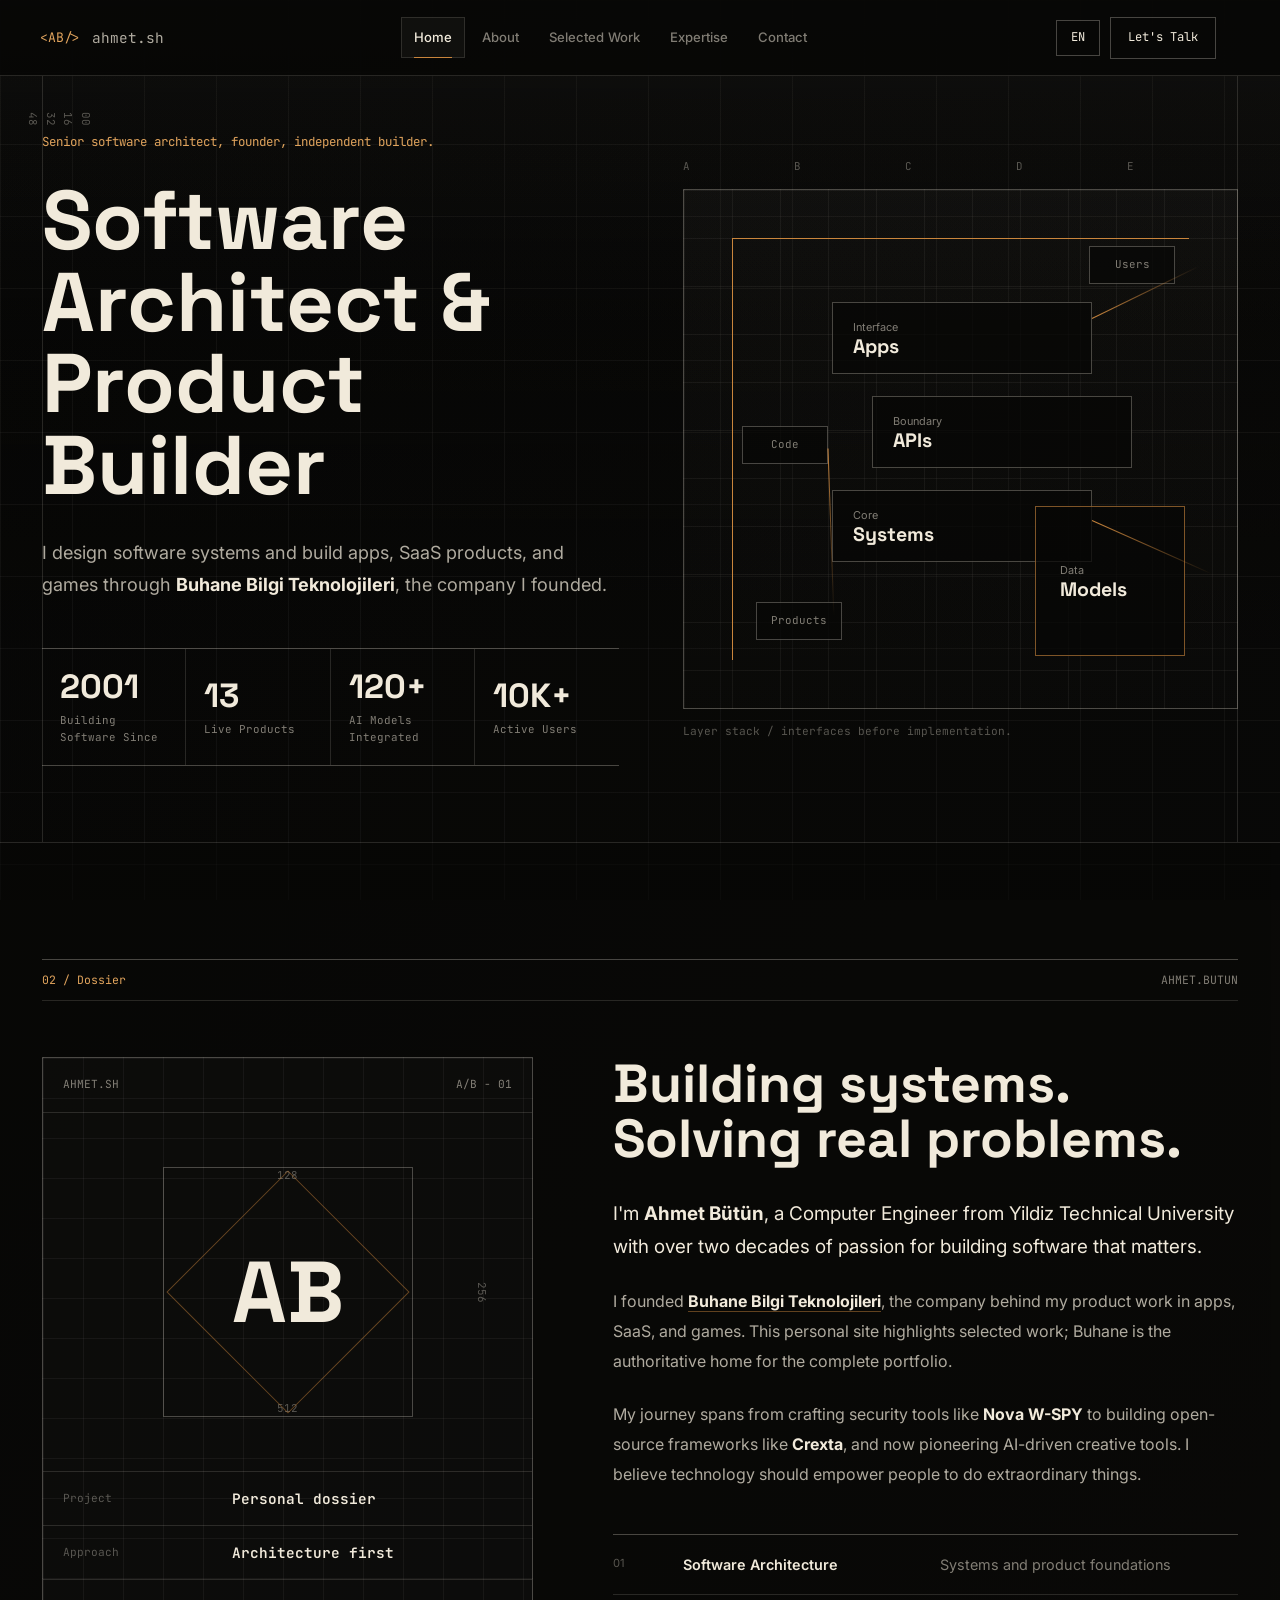
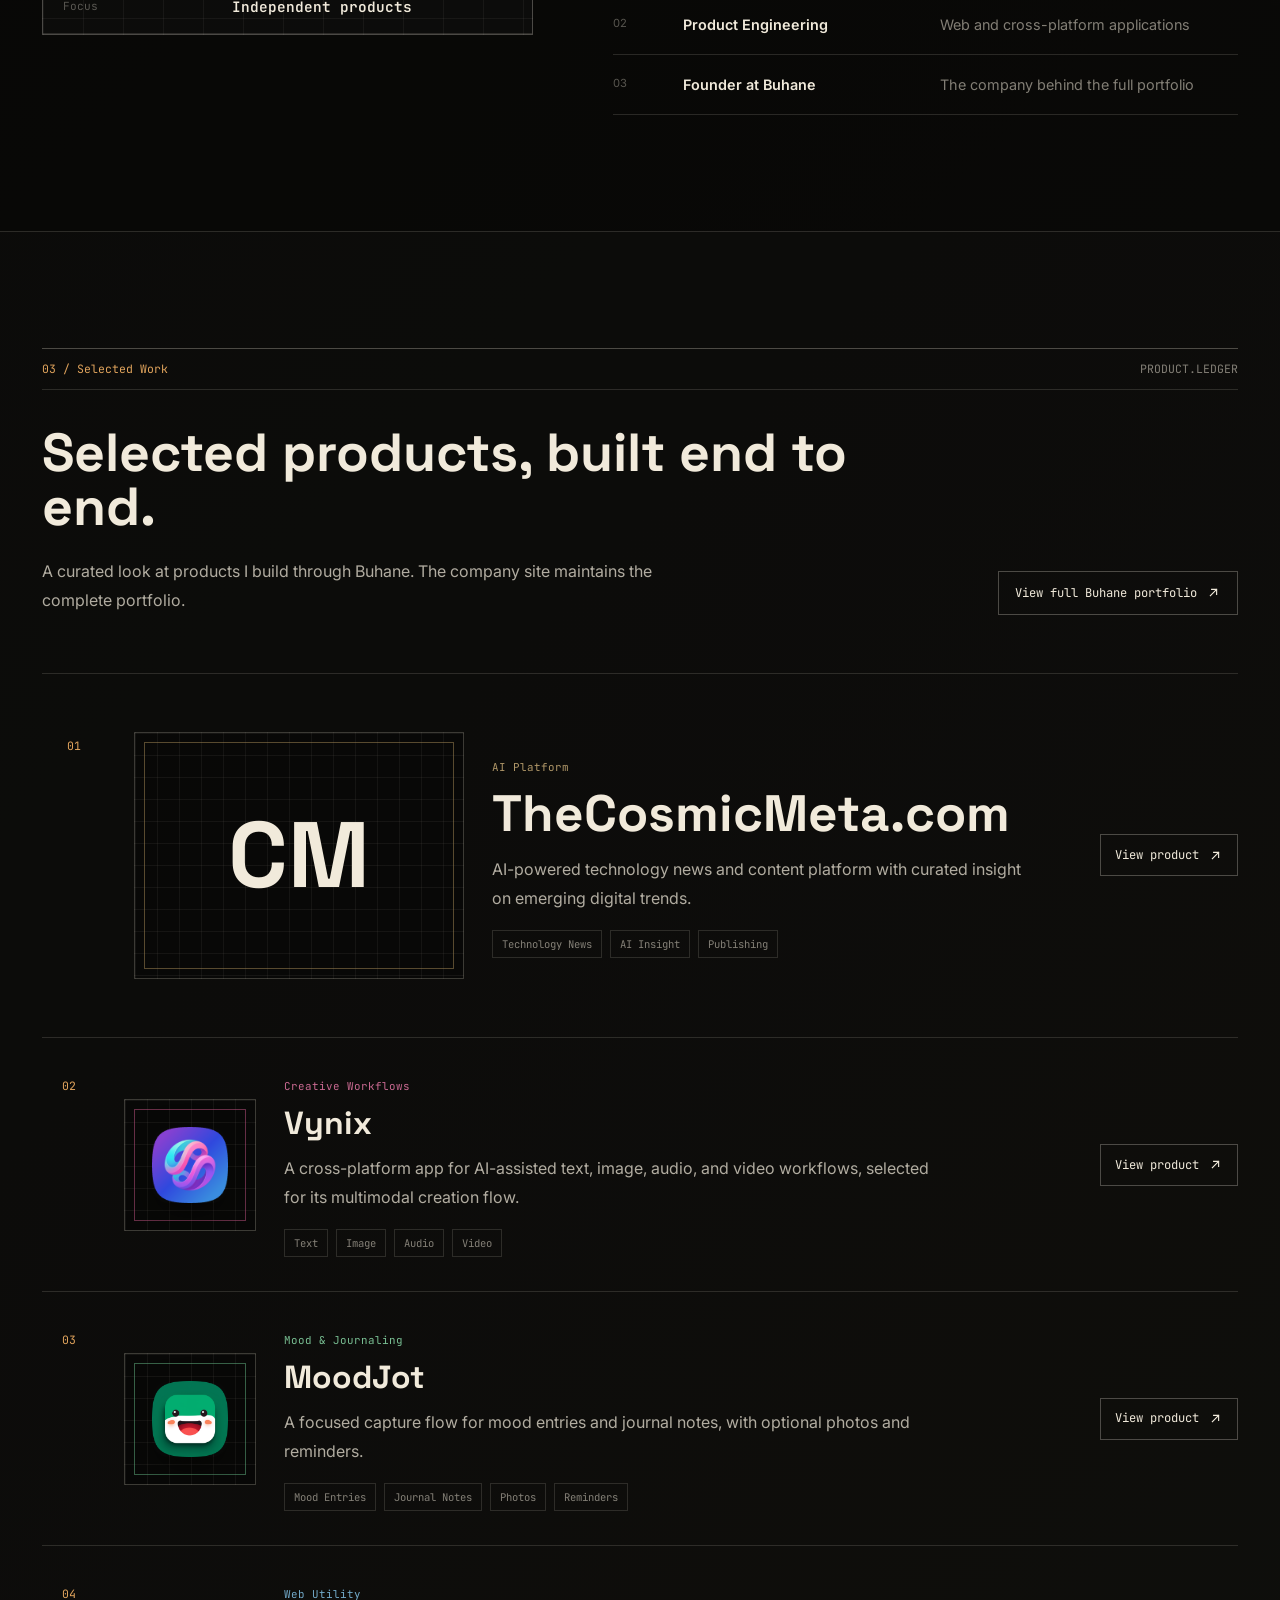
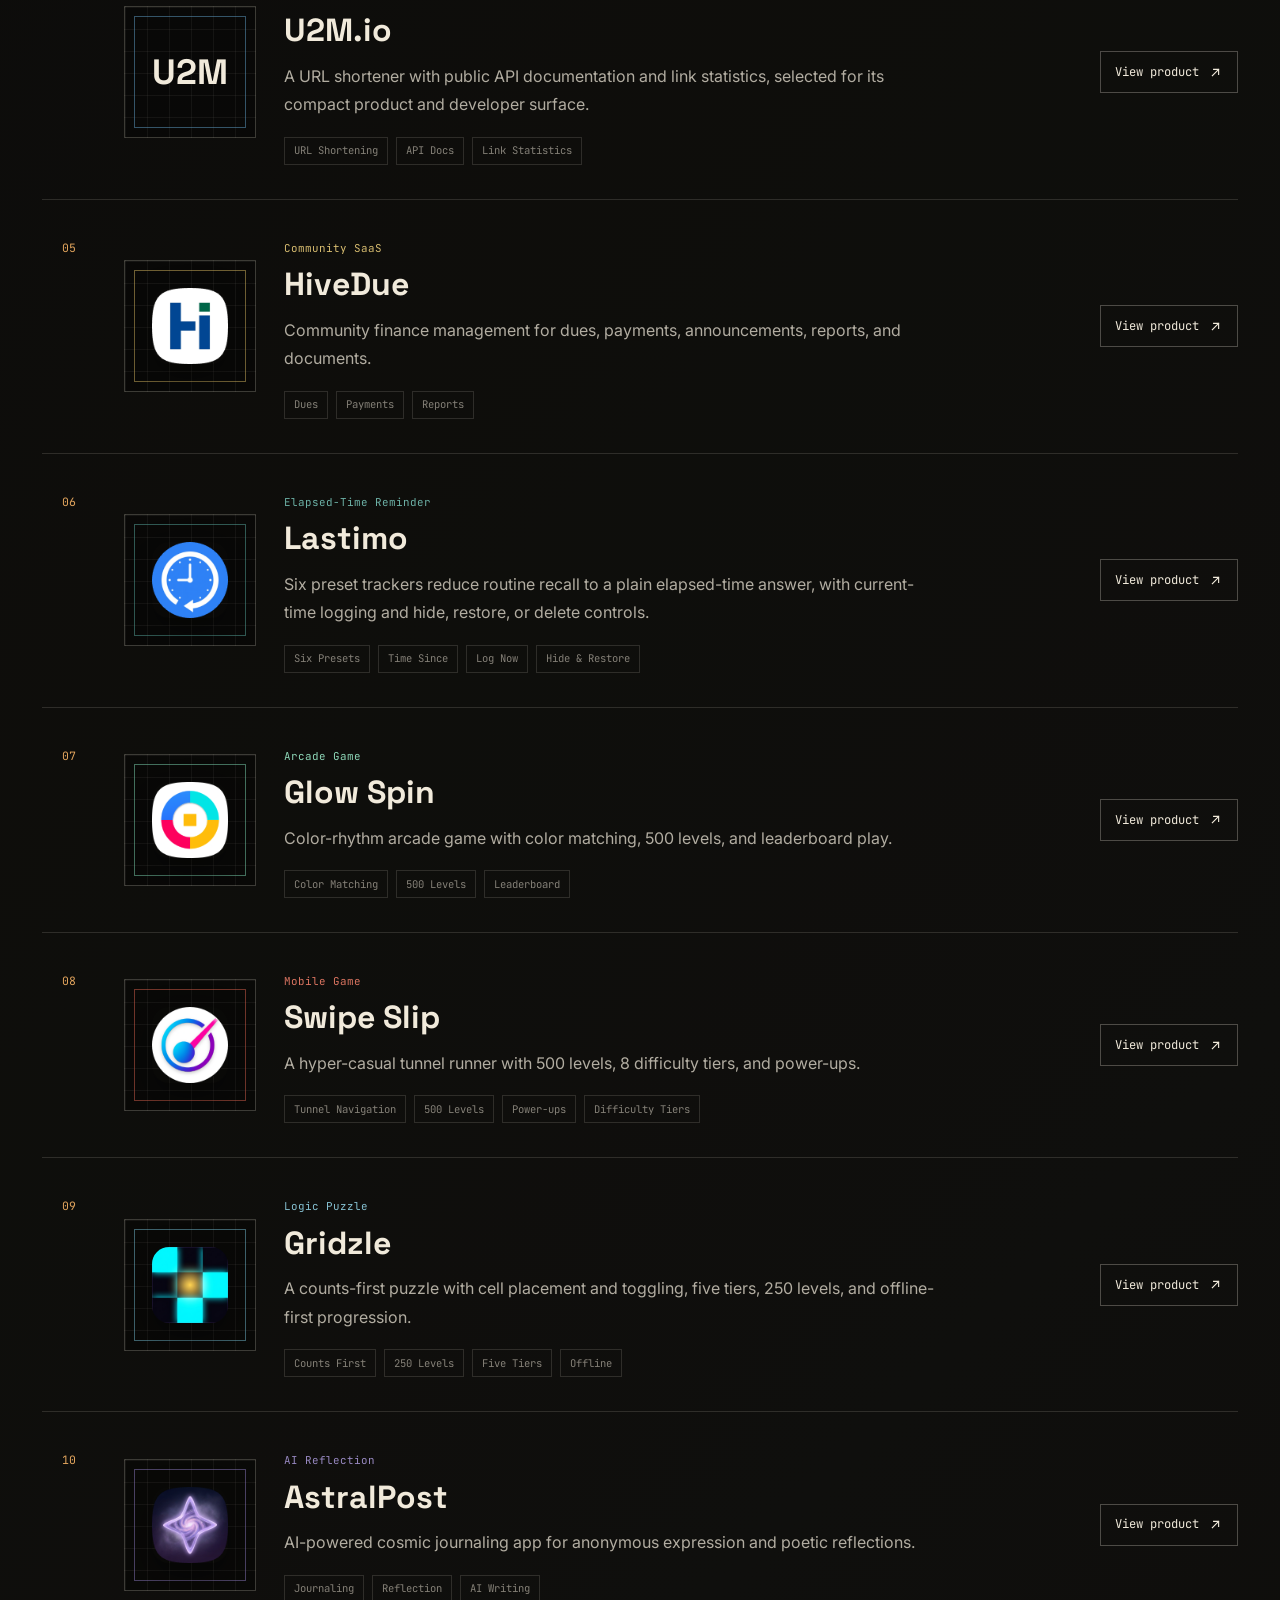
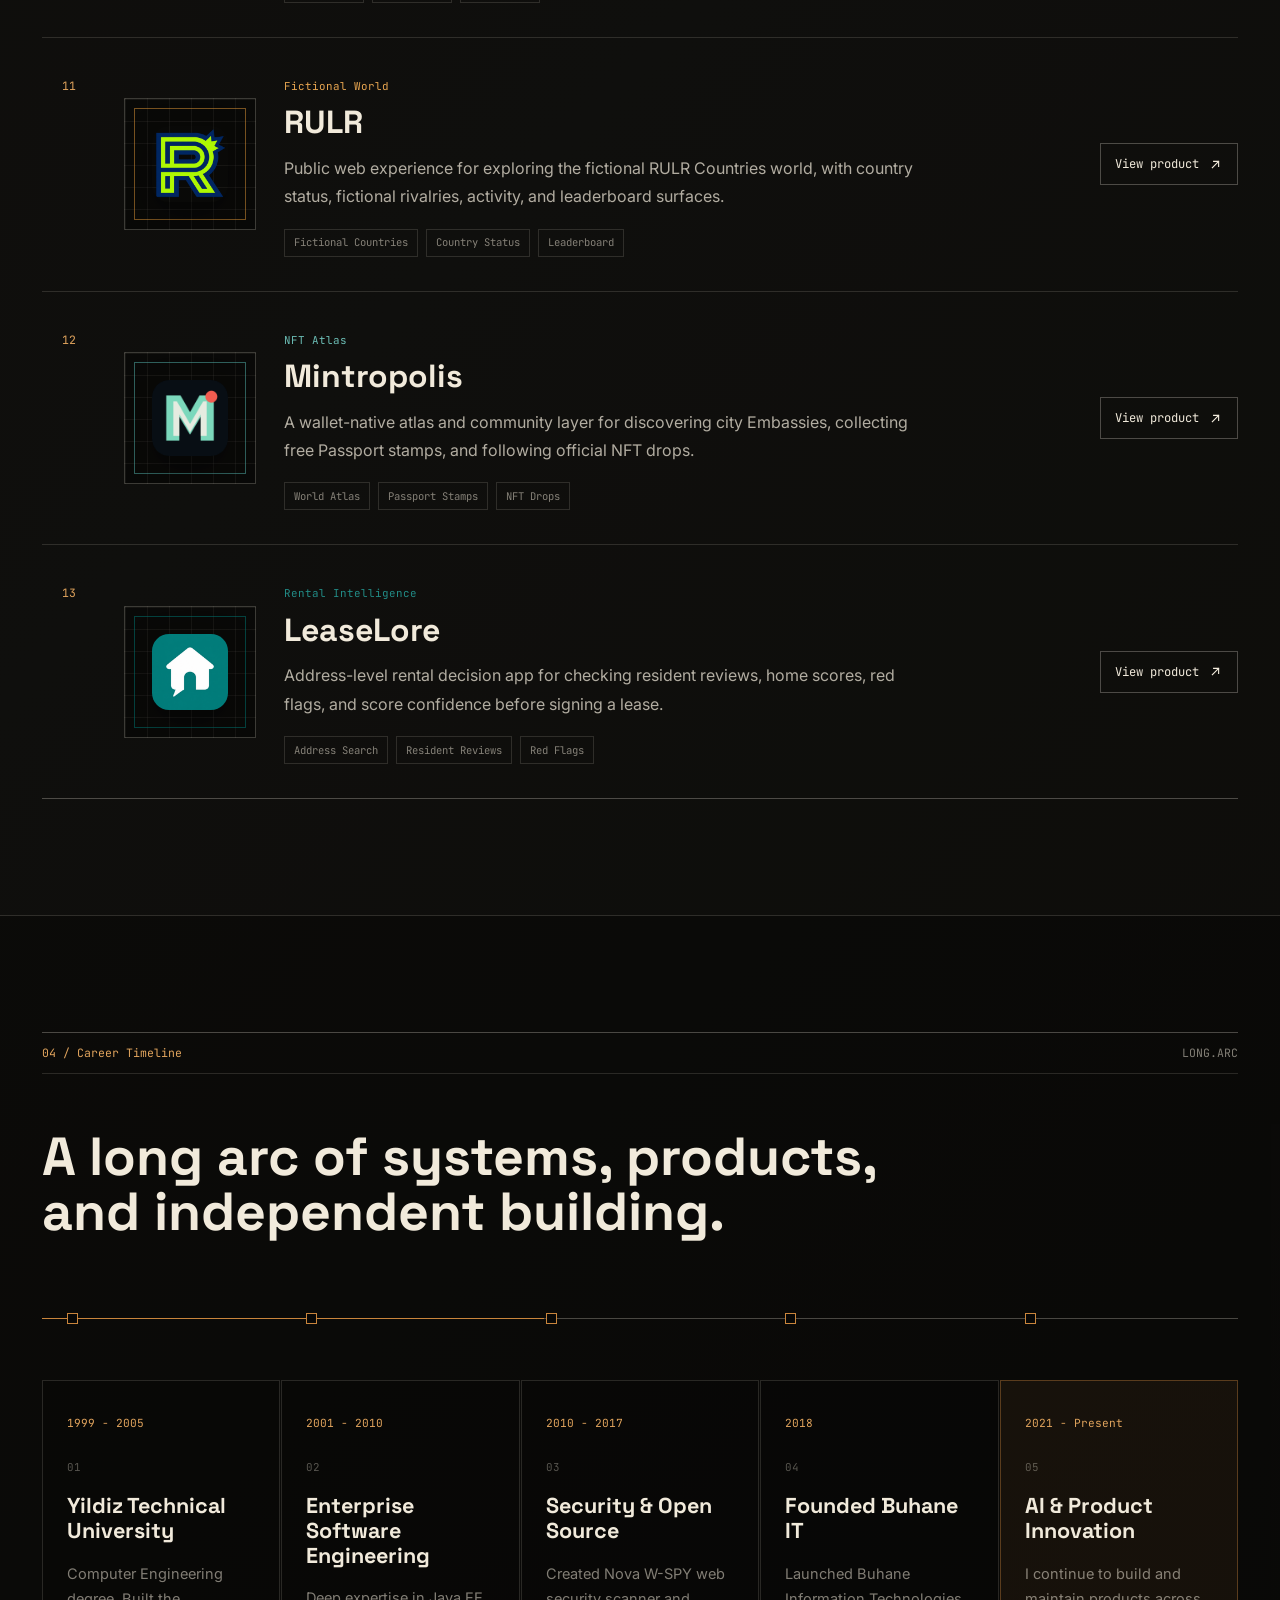
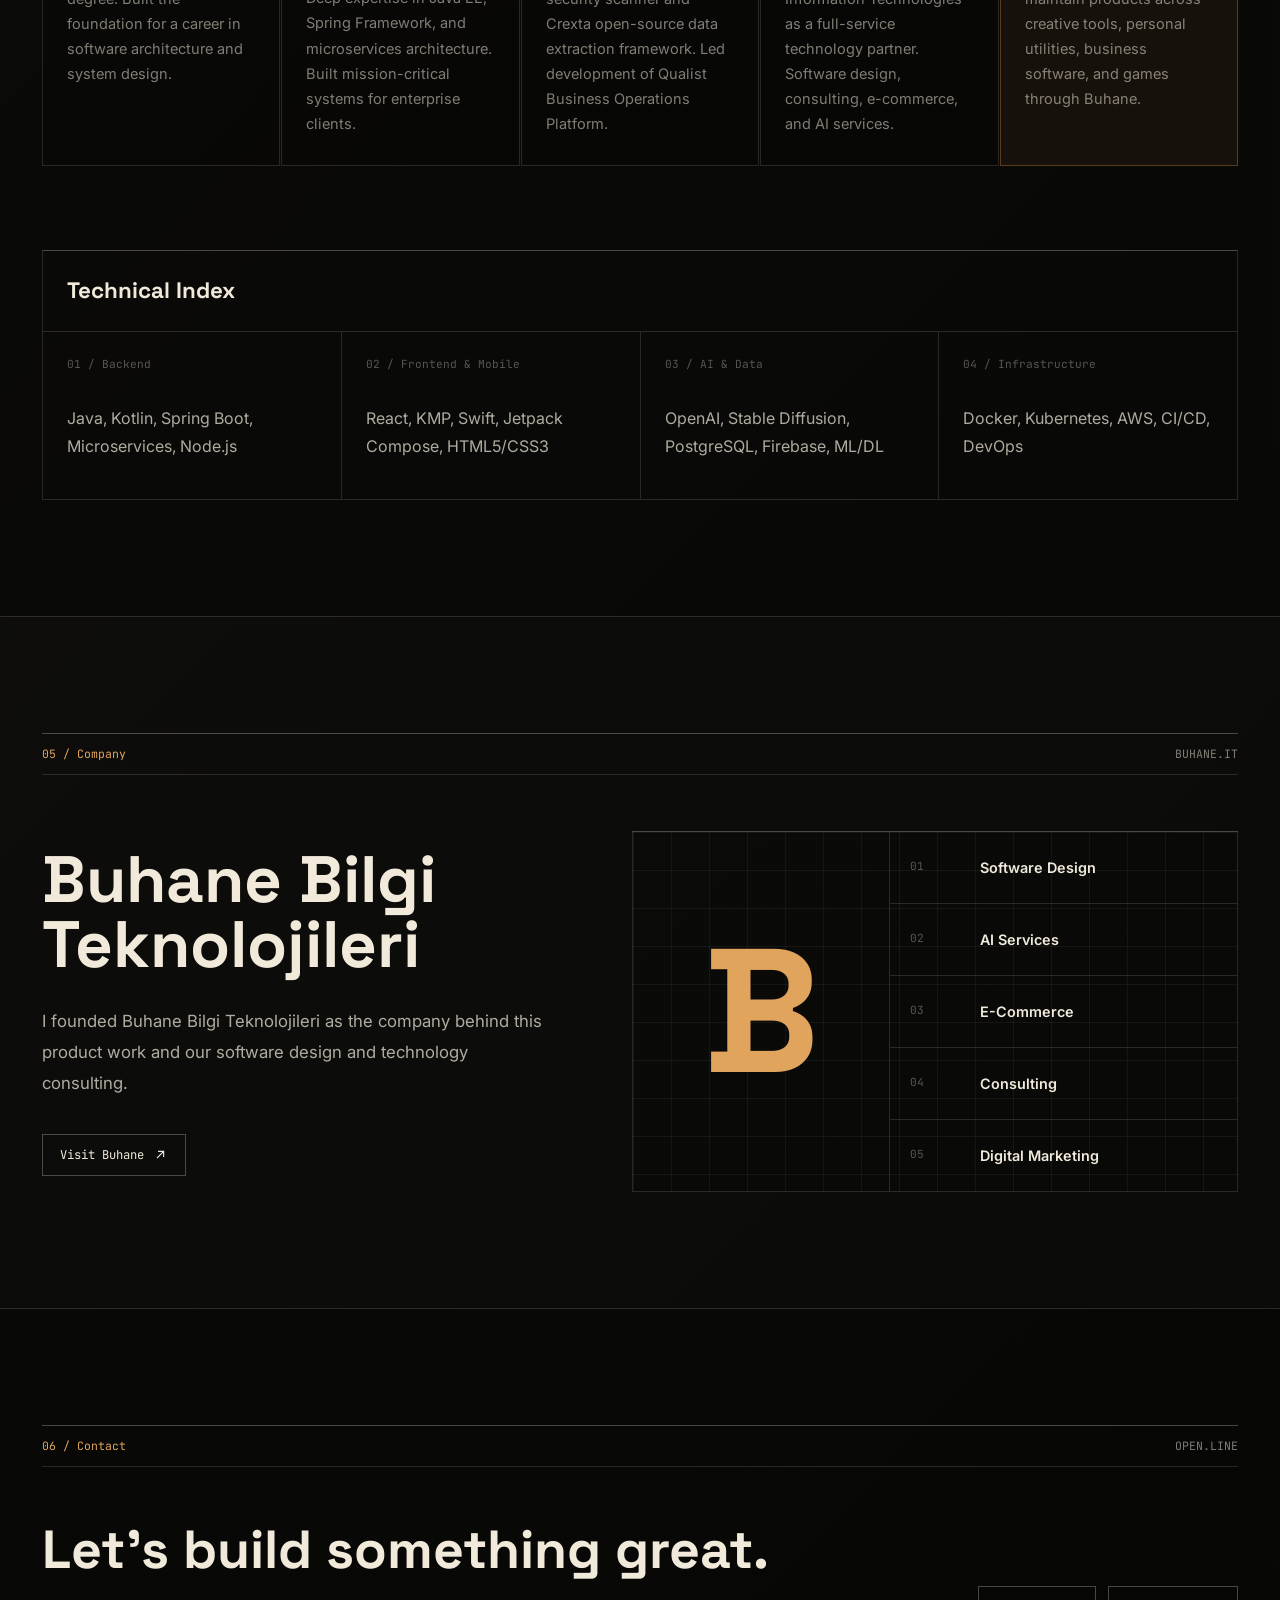
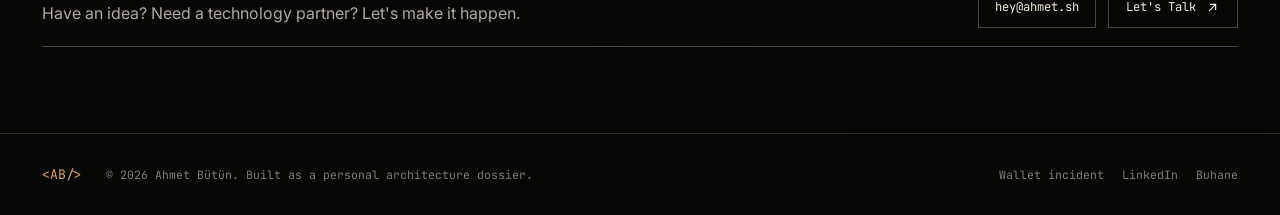
<file: index.html>
<!DOCTYPE html>
<html lang="en">
<head>
    <meta charset="UTF-8">
    <meta name="viewport" content="width=device-width, initial-scale=1.0">
    <title>Ahmet Bütün — Software Architect &amp; Product Builder</title>
    <meta name="description" content="Ahmet Bütün is a software architect, product builder, and founder of Buhane Bilgi Teknolojileri. Explore selected apps, SaaS products, and games.">
    <link rel="canonical" href="https://ahmet.sh/">
    <meta property="og:type" content="profile">
    <meta property="og:title" content="Ahmet Bütün — Software Architect &amp; Product Builder">
    <meta property="og:description" content="Selected product work and software architecture by Ahmet Bütün, founder of Buhane Bilgi Teknolojileri.">
    <meta property="og:url" content="https://ahmet.sh/">
    <meta property="og:site_name" content="Ahmet Bütün">
    <meta property="og:image" content="https://ahmet.sh/logo.png">
    <meta property="og:image:alt" content="Ahmet Bütün">
    <meta name="twitter:card" content="summary_large_image">
    <meta name="twitter:title" content="Ahmet Bütün — Software Architect &amp; Product Builder">
    <meta name="twitter:description" content="Selected product work and software architecture by Ahmet Bütün, founder of Buhane Bilgi Teknolojileri.">
    <meta name="twitter:image" content="https://ahmet.sh/logo.png">
    <link rel="apple-touch-icon" sizes="180x180" href="/apple-touch-icon.png">
    <link rel="icon" type="image/png" sizes="32x32" href="/favicon-32x32.png">
    <link rel="icon" type="image/png" sizes="16x16" href="/favicon-16x16.png">
    <link rel="manifest" href="/site.webmanifest">
    <link rel="preconnect" href="https://fonts.googleapis.com">
    <link rel="preconnect" href="https://fonts.gstatic.com" crossorigin>
    <link href="https://fonts.googleapis.com/css2?family=Inter:wght@300;400;500;600;700;800;900&family=Space+Grotesk:wght@400;500;600;700&family=JetBrains+Mono:wght@400;500&display=swap" rel="stylesheet">
    <link rel="stylesheet" href="style.css?v=20260825">
    <script type="application/ld+json">
    {
        "@context": "https://schema.org",
        "@graph": [
            {
                "@type": "WebSite",
                "@id": "https://ahmet.sh/#website",
                "url": "https://ahmet.sh/",
                "name": "Ahmet Bütün",
                "description": "The personal website and selected product work of software architect Ahmet Bütün.",
                "inLanguage": ["en", "tr"],
                "author": { "@id": "https://ahmet.sh/#person" }
            },
            {
                "@type": "Person",
                "@id": "https://ahmet.sh/#person",
                "name": "Ahmet Bütün",
                "url": "https://ahmet.sh/",
                "image": "https://ahmet.sh/logo.png",
                "jobTitle": "Software Architect",
                "sameAs": [
                    "https://www.linkedin.com/in/ahmetbutun/"
                ],
                "worksFor": { "@id": "https://buhane.com.tr/#organization" }
            },
            {
                "@type": "Organization",
                "@id": "https://buhane.com.tr/#organization",
                "name": "Buhane Bilgi Teknolojileri",
                "url": "https://buhane.com.tr/",
                "founder": { "@id": "https://ahmet.sh/#person" }
            }
        ]
    }
    </script>
    <!-- Google tag (gtag.js) -->
    <script async src="https://www.googletagmanager.com/gtag/js?id=G-KJXNT2SFKR"></script>
    <script>
        window.dataLayer = window.dataLayer || [];
        function gtag(){dataLayer.push(arguments);}
        gtag('js', new Date());

        gtag('config', 'G-KJXNT2SFKR');
    </script>
</head>
<body>
    <nav class="navbar" id="navbar">
        <a href="#hero" class="nav-brand" aria-label="Ahmet Bütün home">
            <span class="brand-mark">&lt;AB/&gt;</span>
            <span class="brand-site">ahmet.sh</span>
        </a>
        <div class="nav-links" aria-label="Primary navigation">
            <a href="#hero" class="nav-link active" data-section="hero" data-i18n="nav.home">Home</a>
            <a href="#about" class="nav-link" data-section="about" data-i18n="nav.about">About</a>
            <a href="#products" class="nav-link" data-section="products" data-i18n="nav.products">Selected Work</a>
            <a href="#expertise" class="nav-link" data-section="expertise" data-i18n="nav.expertise">Expertise</a>
            <a href="#contact" class="nav-link" data-section="contact" data-i18n="nav.contact">Contact</a>
        </div>
        <div class="nav-actions">
            <button class="lang-switcher" id="langSwitcher" type="button" aria-label="Switch language" data-i18n-aria-label="nav.language">
                <span class="lang-code" id="langCode">EN</span>
            </button>
            <a href="#contact" class="btn-ruled nav-cta" data-i18n="nav.cta">Let's Talk</a>
        </div>
        <button class="mobile-toggle" id="mobileToggle" type="button" aria-label="Menu" aria-expanded="false" aria-controls="mobileMenu" data-i18n-aria-label="nav.menu">
            <span></span><span></span><span></span>
        </button>
    </nav>

    <div class="mobile-menu" id="mobileMenu" aria-hidden="true">
        <a href="#hero" class="mobile-link" data-i18n="nav.home">Home</a>
        <a href="#about" class="mobile-link" data-i18n="nav.about">About</a>
        <a href="#products" class="mobile-link" data-i18n="nav.products">Selected Work</a>
        <a href="#expertise" class="mobile-link" data-i18n="nav.expertise">Expertise</a>
        <a href="#contact" class="mobile-link" data-i18n="nav.contact">Contact</a>
    </div>

    <main>
        <section id="hero" class="hero site-grid">
            <div class="coordinate-rail" aria-hidden="true">
                <span>00</span>
                <span>16</span>
                <span>32</span>
                <span>48</span>
            </div>
            <div class="container hero-layout">
                <div class="hero-copy">
                    <p class="hero-kicker animate-on-scroll" data-i18n="hero.kicker">Senior software architect, founder, independent builder.</p>
                    <h1 class="hero-title animate-on-scroll">
                        <span class="title-line" data-i18n-html="hero.title1">Software</span>
                        <span class="title-line" data-i18n-html="hero.title2">Architect &amp;</span>
                        <span class="title-line" data-i18n-html="hero.title3">Product Builder</span>
                    </h1>
                    <p class="hero-subtitle animate-on-scroll" data-i18n-html="hero.subtitle">
                        I design software systems and build apps, SaaS products, and games through
                        <strong>Buhane Bilgi Teknolojileri</strong>, the company I founded.
                    </p>
                    <div class="hero-facts animate-on-scroll" aria-label="Portfolio facts">
                        <div class="fact-row">
                            <span class="fact-value">2001</span>
                            <span class="fact-label" data-i18n="hero.stat1">Building Software Since</span>
                        </div>
                        <div class="fact-row">
                            <span class="fact-value">13</span>
                            <span class="fact-label" data-i18n="hero.stat2">Live Products</span>
                        </div>
                        <div class="fact-row">
                            <span class="fact-value">120+</span>
                            <span class="fact-label" data-i18n="hero.stat3">AI Models Integrated</span>
                        </div>
                        <div class="fact-row">
                            <span class="fact-value">10K+</span>
                            <span class="fact-label" data-i18n="hero.stat4">Active Users</span>
                        </div>
                    </div>
                </div>

                <div class="hero-diagram animate-on-scroll" aria-hidden="true">
                    <div class="diagram-coordinates">
                        <span>A</span><span>B</span><span>C</span><span>D</span><span>E</span>
                    </div>
                    <div class="diagram-frame">
                        <div class="diagram-layer layer-ui">
                            <span>Interface</span>
                            <strong>Apps</strong>
                        </div>
                        <div class="diagram-layer layer-api">
                            <span>Boundary</span>
                            <strong>APIs</strong>
                        </div>
                        <div class="diagram-layer layer-service">
                            <span>Core</span>
                            <strong>Systems</strong>
                        </div>
                        <div class="diagram-data">
                            <span>Data</span>
                            <strong>Models</strong>
                        </div>
                        <div class="diagram-node node-users">Users</div>
                        <div class="diagram-node node-products">Products</div>
                        <div class="diagram-node node-code">Code</div>
                        <div class="diagram-line line-a"></div>
                        <div class="diagram-line line-b"></div>
                        <div class="diagram-line line-c"></div>
                    </div>
                    <p class="diagram-note">Layer stack / interfaces before implementation.</p>
                </div>
            </div>
        </section>

        <section id="about" class="about">
            <div class="container">
                <div class="section-rule">
                    <span data-i18n="about.tag">02 / Dossier</span>
                    <span>AHMET.BUTUN</span>
                </div>
                <div class="about-layout">
                    <div class="blueprint animate-on-scroll" aria-hidden="true">
                        <div class="blueprint-header">
                            <span>AHMET.SH</span>
                            <span>A/B - 01</span>
                        </div>
                        <div class="blueprint-grid">
                            <div class="blueprint-mark">AB</div>
                            <div class="measure measure-x">128</div>
                            <div class="measure measure-y">256</div>
                            <div class="measure measure-z">512</div>
                        </div>
                        <div class="blueprint-table">
                            <div><span>Project</span><strong>Personal dossier</strong></div>
                            <div><span>Approach</span><strong>Architecture first</strong></div>
                            <div><span>Focus</span><strong>Independent products</strong></div>
                        </div>
                    </div>
                    <div class="about-copy animate-on-scroll">
                        <h2 class="section-title" data-i18n-html="about.title">Building systems.<br>Solving real problems.</h2>
                        <p class="about-lead" data-i18n-html="about.lead">
                            I'm <strong>Ahmet Bütün</strong>, a Computer Engineer from Yildiz Technical University with over two decades of passion for building software that matters.
                        </p>
                        <p data-i18n-html="about.p1">
                            I founded <a class="inline-link" href="https://buhane.com.tr/"><strong>Buhane Bilgi Teknolojileri</strong></a>, the company behind my product work in apps, SaaS, and games. This personal site highlights selected work; Buhane is the authoritative home for the complete portfolio.
                        </p>
                        <p data-i18n-html="about.p2">
                            My journey spans from crafting security tools like <strong>Nova W-SPY</strong> to building open-source frameworks like <strong>Crexta</strong>, and now pioneering AI-driven creative tools. I believe technology should empower people to do extraordinary things.
                        </p>
                        <div class="capability-list">
                            <div class="capability-row">
                                <span>01</span>
                                <strong data-i18n="about.highlight1_title">Software Architecture</strong>
                                <em data-i18n="about.highlight1_desc">Systems and product foundations</em>
                            </div>
                            <div class="capability-row">
                                <span>02</span>
                                <strong data-i18n="about.highlight2_title">Product Engineering</strong>
                                <em data-i18n="about.highlight2_desc">Web and cross-platform applications</em>
                            </div>
                            <div class="capability-row">
                                <span>03</span>
                                <strong data-i18n="about.highlight3_title">Founder at Buhane</strong>
                                <em data-i18n="about.highlight3_desc">The company behind the full portfolio</em>
                            </div>
                        </div>
                    </div>
                </div>
            </div>
        </section>

        <section id="products" class="products">
            <div class="container">
                <div class="work-intro animate-on-scroll">
                    <div class="section-rule">
                        <span data-i18n="products.tag">03 / Selected Work</span>
                        <span>PRODUCT.LEDGER</span>
                    </div>
                    <div class="work-intro-copy">
                        <h2 class="section-title" data-i18n-html="products.title">Selected products, built end to end.</h2>
                        <p class="section-desc" data-i18n="products.desc">A curated look at products I build through Buhane. The company site maintains the complete portfolio.</p>
                    </div>
                    <a href="https://buhane.com.tr/products/" target="_blank" rel="noopener noreferrer" class="text-link" data-i18n-href="products.full_href">
                        <span data-i18n="products.full_cta">View full Buhane portfolio</span>
                        <svg viewBox="0 0 24 24" aria-hidden="true"><path d="M7 17L17 7M9 7h8v8"/></svg>
                    </a>
                </div>

                <div class="work-ledger">
                    <article class="work-item work-featured animate-on-scroll" data-product-id="thecosmicmeta">
                        <span class="work-index">01</span>
                        <div class="work-media work-monogram">CM</div>
                        <div class="work-copy">
                            <span class="work-category" data-i18n="products.cosmicmeta.badge">AI Platform</span>
                            <h3>TheCosmicMeta.com</h3>
                            <p data-i18n="products.cosmicmeta.desc">AI-powered technology news and content platform with curated insight on emerging digital trends.</p>
                            <div class="work-tags">
                                <span data-i18n="products.cosmicmeta.tag1">Technology News</span>
                                <span data-i18n="products.cosmicmeta.tag2">AI Insight</span>
                                <span data-i18n="products.cosmicmeta.tag3">Publishing</span>
                            </div>
                        </div>
                        <a href="https://thecosmicmeta.com/" target="_blank" rel="noopener noreferrer" class="work-link">
                            <span data-i18n="products.view">View product</span>
                            <svg viewBox="0 0 24 24" aria-hidden="true"><path d="M7 17L17 7M9 7h8v8"/></svg>
                        </a>
                    </article>

                    <article class="work-item animate-on-scroll" data-product-id="vynix">
                        <span class="work-index">02</span>
                        <div class="work-media">
                            <img src="images/product-icons/vynix.png" alt="Vynix app icon" width="96" height="96" loading="lazy" decoding="async">
                        </div>
                        <div class="work-copy">
                            <span class="work-category" data-i18n="products.vynix.badge">Creative Workflows</span>
                            <h3>Vynix</h3>
                            <p data-i18n="products.vynix.desc">A cross-platform app for AI-assisted text, image, audio, and video workflows, selected for its multimodal creation flow.</p>
                            <div class="work-tags">
                                <span data-i18n="products.vynix.tag1">Text</span>
                                <span data-i18n="products.vynix.tag2">Image</span>
                                <span data-i18n="products.vynix.tag3">Audio</span>
                                <span data-i18n="products.vynix.tag4">Video</span>
                            </div>
                        </div>
                        <a href="https://vynix.app/" target="_blank" rel="noopener noreferrer" class="work-link">
                            <span data-i18n="products.view">View product</span>
                            <svg viewBox="0 0 24 24" aria-hidden="true"><path d="M7 17L17 7M9 7h8v8"/></svg>
                        </a>
                    </article>

                    <article class="work-item animate-on-scroll" data-product-id="moodjot">
                        <span class="work-index">03</span>
                        <div class="work-media">
                            <img src="images/product-icons/moodjot.png" alt="MoodJot app icon" width="96" height="96" loading="lazy" decoding="async">
                        </div>
                        <div class="work-copy">
                            <span class="work-category" data-i18n="products.moodjot.badge">Mood &amp; Journaling</span>
                            <h3>MoodJot</h3>
                            <p data-i18n="products.moodjot.desc">A focused capture flow for mood entries and journal notes, with optional photos and reminders.</p>
                            <div class="work-tags">
                                <span data-i18n="products.moodjot.tag1">Mood Entries</span>
                                <span data-i18n="products.moodjot.tag2">Journal Notes</span>
                                <span data-i18n="products.moodjot.tag3">Photos</span>
                                <span data-i18n="products.moodjot.tag4">Reminders</span>
                            </div>
                        </div>
                        <a href="https://moodjot.app/" target="_blank" rel="noopener noreferrer" class="work-link">
                            <span data-i18n="products.view">View product</span>
                            <svg viewBox="0 0 24 24" aria-hidden="true"><path d="M7 17L17 7M9 7h8v8"/></svg>
                        </a>
                    </article>

                    <article class="work-item animate-on-scroll" data-product-id="u2m">
                        <span class="work-index">04</span>
                        <div class="work-media work-monogram">U2M</div>
                        <div class="work-copy">
                            <span class="work-category" data-i18n="products.u2m.badge">Web Utility</span>
                            <h3>U2M.io</h3>
                            <p data-i18n="products.u2m.desc">A URL shortener with public API documentation and link statistics, selected for its compact product and developer surface.</p>
                            <div class="work-tags">
                                <span data-i18n="products.u2m.tag1">URL Shortening</span>
                                <span data-i18n="products.u2m.tag2">API Docs</span>
                                <span data-i18n="products.u2m.tag3">Link Statistics</span>
                            </div>
                        </div>
                        <a href="https://u2m.io/" target="_blank" rel="noopener noreferrer" class="work-link">
                            <span data-i18n="products.view">View product</span>
                            <svg viewBox="0 0 24 24" aria-hidden="true"><path d="M7 17L17 7M9 7h8v8"/></svg>
                        </a>
                    </article>

                    <article class="work-item animate-on-scroll" data-product-id="hivedue">
                        <span class="work-index">05</span>
                        <div class="work-media">
                            <img src="images/product-icons/hivedue.png" alt="HiveDue app icon" width="96" height="96" loading="lazy" decoding="async">
                        </div>
                        <div class="work-copy">
                            <span class="work-category" data-i18n="products.hivedue.badge">Community SaaS</span>
                            <h3>HiveDue</h3>
                            <p data-i18n="products.hivedue.desc">Community finance management for dues, payments, announcements, reports, and documents.</p>
                            <div class="work-tags">
                                <span data-i18n="products.hivedue.tag1">Dues</span>
                                <span data-i18n="products.hivedue.tag2">Payments</span>
                                <span data-i18n="products.hivedue.tag3">Reports</span>
                            </div>
                        </div>
                        <a href="https://hivedue.com/" target="_blank" rel="noopener noreferrer" class="work-link">
                            <span data-i18n="products.view">View product</span>
                            <svg viewBox="0 0 24 24" aria-hidden="true"><path d="M7 17L17 7M9 7h8v8"/></svg>
                        </a>
                    </article>

                    <article class="work-item animate-on-scroll" data-product-id="lastimo">
                        <span class="work-index">06</span>
                        <div class="work-media">
                            <img src="images/product-icons/lastimo.png" alt="Lastimo app icon" width="96" height="96" loading="lazy" decoding="async">
                        </div>
                        <div class="work-copy">
                            <span class="work-category" data-i18n="products.lastimo.badge">Elapsed-Time Reminder</span>
                            <h3>Lastimo</h3>
                            <p data-i18n="products.lastimo.desc">Six preset trackers reduce routine recall to a plain elapsed-time answer, with current-time logging and hide, restore, or delete controls.</p>
                            <div class="work-tags">
                                <span data-i18n="products.lastimo.tag1">Six Presets</span>
                                <span data-i18n="products.lastimo.tag2">Time Since</span>
                                <span data-i18n="products.lastimo.tag3">Log Now</span>
                                <span data-i18n="products.lastimo.tag4">Hide &amp; Restore</span>
                            </div>
                        </div>
                        <a href="https://lastimo.app/" target="_blank" rel="noopener noreferrer" class="work-link">
                            <span data-i18n="products.view">View product</span>
                            <svg viewBox="0 0 24 24" aria-hidden="true"><path d="M7 17L17 7M9 7h8v8"/></svg>
                        </a>
                    </article>

                    <article class="work-item animate-on-scroll" data-product-id="glowspin">
                        <span class="work-index">07</span>
                        <div class="work-media">
                            <img src="images/product-icons/glow-spin.png" alt="Glow Spin app icon" width="96" height="96" loading="lazy" decoding="async">
                        </div>
                        <div class="work-copy">
                            <span class="work-category" data-i18n="products.glowspin.badge">Arcade Game</span>
                            <h3>Glow Spin</h3>
                            <p data-i18n="products.glowspin.desc">Color-rhythm arcade game with color matching, 500 levels, and leaderboard play.</p>
                            <div class="work-tags">
                                <span data-i18n="products.glowspin.tag1">Color Matching</span>
                                <span data-i18n="products.glowspin.tag2">500 Levels</span>
                                <span data-i18n="products.glowspin.tag3">Leaderboard</span>
                            </div>
                        </div>
                        <a href="https://glowspin.app/" target="_blank" rel="noopener noreferrer" class="work-link">
                            <span data-i18n="products.view">View product</span>
                            <svg viewBox="0 0 24 24" aria-hidden="true"><path d="M7 17L17 7M9 7h8v8"/></svg>
                        </a>
                    </article>

                    <article class="work-item animate-on-scroll" data-product-id="swipeslip">
                        <span class="work-index">08</span>
                        <div class="work-media">
                            <img src="images/product-icons/swipe-slip.png" alt="Swipe Slip app icon" width="96" height="96" loading="lazy" decoding="async">
                        </div>
                        <div class="work-copy">
                            <span class="work-category" data-i18n="products.swipeslip.badge">Mobile Game</span>
                            <h3>Swipe Slip</h3>
                            <p data-i18n="products.swipeslip.desc">A hyper-casual tunnel runner with 500 levels, 8 difficulty tiers, and power-ups.</p>
                            <div class="work-tags">
                                <span data-i18n="products.swipeslip.tag1">Tunnel Navigation</span>
                                <span data-i18n="products.swipeslip.tag2">500 Levels</span>
                                <span data-i18n="products.swipeslip.tag3">Power-ups</span>
                                <span data-i18n="products.swipeslip.tag4">Difficulty Tiers</span>
                            </div>
                        </div>
                        <a href="https://swipeslip.app/" target="_blank" rel="noopener noreferrer" class="work-link">
                            <span data-i18n="products.view">View product</span>
                            <svg viewBox="0 0 24 24" aria-hidden="true"><path d="M7 17L17 7M9 7h8v8"/></svg>
                        </a>
                    </article>

                    <article class="work-item animate-on-scroll" data-product-id="gridzle">
                        <span class="work-index">09</span>
                        <div class="work-media">
                            <img src="images/product-icons/gridzle.png" alt="Gridzle app icon" width="96" height="96" loading="lazy" decoding="async">
                        </div>
                        <div class="work-copy">
                            <span class="work-category" data-i18n="products.gridzle.badge">Logic Puzzle</span>
                            <h3>Gridzle</h3>
                            <p data-i18n="products.gridzle.desc">A counts-first puzzle with cell placement and toggling, five tiers, 250 levels, and offline-first progression.</p>
                            <div class="work-tags">
                                <span data-i18n="products.gridzle.tag1">Counts First</span>
                                <span data-i18n="products.gridzle.tag2">250 Levels</span>
                                <span data-i18n="products.gridzle.tag3">Five Tiers</span>
                                <span data-i18n="products.gridzle.tag4">Offline</span>
                            </div>
                        </div>
                        <a href="https://gridzle.app/" target="_blank" rel="noopener noreferrer" class="work-link">
                            <span data-i18n="products.view">View product</span>
                            <svg viewBox="0 0 24 24" aria-hidden="true"><path d="M7 17L17 7M9 7h8v8"/></svg>
                        </a>
                    </article>

                    <article class="work-item animate-on-scroll" data-product-id="astralpost">
                        <span class="work-index">10</span>
                        <div class="work-media">
                            <img src="images/product-icons/astralpost.png" alt="AstralPost app icon" width="96" height="96" loading="lazy" decoding="async">
                        </div>
                        <div class="work-copy">
                            <span class="work-category" data-i18n="products.astralpost.badge">AI Reflection</span>
                            <h3>AstralPost</h3>
                            <p data-i18n="products.astralpost.desc">AI-powered cosmic journaling app for anonymous expression and poetic reflections.</p>
                            <div class="work-tags">
                                <span data-i18n="products.astralpost.tag1">Journaling</span>
                                <span data-i18n="products.astralpost.tag2">Reflection</span>
                                <span data-i18n="products.astralpost.tag3">AI Writing</span>
                            </div>
                        </div>
                        <a href="https://astralpost.app/" target="_blank" rel="noopener noreferrer" class="work-link">
                            <span data-i18n="products.view">View product</span>
                            <svg viewBox="0 0 24 24" aria-hidden="true"><path d="M7 17L17 7M9 7h8v8"/></svg>
                        </a>
                    </article>

                    <article class="work-item animate-on-scroll" data-product-id="rulr">
                        <span class="work-index">11</span>
                        <div class="work-media">
                            <img src="images/product-icons/rulr.png" alt="RULR app icon" width="96" height="96" loading="lazy" decoding="async">
                        </div>
                        <div class="work-copy">
                            <span class="work-category" data-i18n="products.rulr.badge">Fictional World</span>
                            <h3>RULR</h3>
                            <p data-i18n="products.rulr.desc">Public web experience for exploring the fictional RULR Countries world, with country status, fictional rivalries, activity, and leaderboard surfaces.</p>
                            <div class="work-tags">
                                <span data-i18n="products.rulr.tag1">Fictional Countries</span>
                                <span data-i18n="products.rulr.tag2">Country Status</span>
                                <span data-i18n="products.rulr.tag3">Leaderboard</span>
                            </div>
                        </div>
                        <a href="https://rulr.lol/" target="_blank" rel="noopener noreferrer" class="work-link">
                            <span data-i18n="products.view">View product</span>
                            <svg viewBox="0 0 24 24" aria-hidden="true"><path d="M7 17L17 7M9 7h8v8"/></svg>
                        </a>
                    </article>

                    <article class="work-item animate-on-scroll" data-product-id="mintropolis">
                        <span class="work-index">12</span>
                        <div class="work-media">
                            <img src="images/product-icons/mintropolis.png" alt="Mintropolis app icon" width="96" height="96" loading="lazy" decoding="async">
                        </div>
                        <div class="work-copy">
                            <span class="work-category" data-i18n="products.mintropolis.badge">NFT Atlas</span>
                            <h3>Mintropolis</h3>
                            <p data-i18n="products.mintropolis.desc">A wallet-native atlas and community layer for discovering city Embassies, collecting free Passport stamps, and following official NFT drops.</p>
                            <div class="work-tags">
                                <span data-i18n="products.mintropolis.tag1">World Atlas</span>
                                <span data-i18n="products.mintropolis.tag2">Passport Stamps</span>
                                <span data-i18n="products.mintropolis.tag3">NFT Drops</span>
                            </div>
                        </div>
                        <a href="https://mintropolis.io/" target="_blank" rel="noopener noreferrer" class="work-link">
                            <span data-i18n="products.view">View product</span>
                            <svg viewBox="0 0 24 24" aria-hidden="true"><path d="M7 17L17 7M9 7h8v8"/></svg>
                        </a>
                    </article>

                    <article class="work-item animate-on-scroll" data-product-id="leaselore">
                        <span class="work-index">13</span>
                        <div class="work-media">
                            <img src="images/product-icons/leaselore.png" alt="LeaseLore app icon" width="96" height="96" loading="lazy" decoding="async">
                        </div>
                        <div class="work-copy">
                            <span class="work-category" data-i18n="products.leaselore.badge">Rental Intelligence</span>
                            <h3>LeaseLore</h3>
                            <p data-i18n="products.leaselore.desc">Address-level rental decision app for checking resident reviews, home scores, red flags, and score confidence before signing a lease.</p>
                            <div class="work-tags">
                                <span data-i18n="products.leaselore.tag1">Address Search</span>
                                <span data-i18n="products.leaselore.tag2">Resident Reviews</span>
                                <span data-i18n="products.leaselore.tag3">Red Flags</span>
                            </div>
                        </div>
                        <a href="https://leaselore.com/" target="_blank" rel="noopener noreferrer" class="work-link">
                            <span data-i18n="products.view">View product</span>
                            <svg viewBox="0 0 24 24" aria-hidden="true"><path d="M7 17L17 7M9 7h8v8"/></svg>
                        </a>
                    </article>
                </div>
            </div>
        </section>

        <section id="expertise" class="expertise">
            <div class="container">
                <div class="section-rule">
                    <span data-i18n="expertise.tag">04 / Career Timeline</span>
                    <span>LONG.ARC</span>
                </div>
                <h2 class="section-title timeline-title animate-on-scroll" data-i18n-html="expertise.title">A long arc of systems, products, and independent building.</h2>

                <div class="timeline-axis">
                    <div class="axis-line" aria-hidden="true"></div>
                    <article class="timeline-node animate-on-scroll">
                        <span class="timeline-year">1999 - 2005</span>
                        <span class="timeline-index">01</span>
                        <h3 data-i18n="expertise.t1.title">Yildiz Technical University</h3>
                        <p data-i18n="expertise.t1.desc">Computer Engineering degree. Built the foundation for a career in software architecture and system design.</p>
                    </article>
                    <article class="timeline-node animate-on-scroll">
                        <span class="timeline-year">2001 - 2010</span>
                        <span class="timeline-index">02</span>
                        <h3 data-i18n="expertise.t2.title">Enterprise Software Engineering</h3>
                        <p data-i18n="expertise.t2.desc">Deep expertise in Java EE, Spring Framework, and microservices architecture. Built mission-critical systems for enterprise clients.</p>
                    </article>
                    <article class="timeline-node animate-on-scroll">
                        <span class="timeline-year">2010 - 2017</span>
                        <span class="timeline-index">03</span>
                        <h3 data-i18n="expertise.t3.title">Security &amp; Open Source</h3>
                        <p data-i18n="expertise.t3.desc">Created Nova W-SPY web security scanner and Crexta open-source data extraction framework. Led development of Qualist Business Operations Platform.</p>
                    </article>
                    <article class="timeline-node animate-on-scroll">
                        <span class="timeline-year">2018</span>
                        <span class="timeline-index">04</span>
                        <h3 data-i18n="expertise.t4.title">Founded Buhane IT</h3>
                        <p data-i18n="expertise.t4.desc">Launched Buhane Information Technologies as a full-service technology partner. Software design, consulting, e-commerce, and AI services.</p>
                    </article>
                    <article class="timeline-node timeline-current animate-on-scroll">
                        <span class="timeline-year">2021 - <span data-i18n="expertise.present">Present</span></span>
                        <span class="timeline-index">05</span>
                        <h3 data-i18n="expertise.t5.title">AI &amp; Product Innovation</h3>
                        <p data-i18n="expertise.t5.desc">I continue to build and maintain products across creative tools, personal utilities, business software, and games through Buhane.</p>
                    </article>
                </div>

                <div class="technical-index animate-on-scroll">
                    <h3 data-i18n="expertise.tech_title">Technical Index</h3>
                    <div class="tech-column">
                        <span>01 / Backend</span>
                        <p>Java, Kotlin, Spring Boot, Microservices, Node.js</p>
                    </div>
                    <div class="tech-column">
                        <span data-i18n="expertise.cat_frontend">02 / Frontend &amp; Mobile</span>
                        <p>React, KMP, Swift, Jetpack Compose, HTML5/CSS3</p>
                    </div>
                    <div class="tech-column">
                        <span data-i18n="expertise.cat_ai">03 / AI &amp; Data</span>
                        <p>OpenAI, Stable Diffusion, PostgreSQL, Firebase, ML/DL</p>
                    </div>
                    <div class="tech-column">
                        <span data-i18n="expertise.cat_infra">04 / Infrastructure</span>
                        <p>Docker, Kubernetes, AWS, CI/CD, DevOps</p>
                    </div>
                </div>
            </div>
        </section>

        <section id="company" class="company">
            <div class="container">
                <div class="section-rule">
                    <span data-i18n="company.tag">05 / Company</span>
                    <span>BUHANE.IT</span>
                </div>
                <div class="company-layout animate-on-scroll">
                    <div class="company-copy">
                        <h2 class="company-title" data-i18n-html="company.title">Buhane Bilgi Teknolojileri</h2>
                        <p class="company-desc" data-i18n="company.desc">I founded Buhane Bilgi Teknolojileri as the company behind this product work and our software design and technology consulting.</p>
                        <a href="https://buhane.com.tr/" target="_blank" rel="noopener noreferrer" class="btn-ruled" data-i18n-href="company.href">
                            <span data-i18n="company.cta">Visit Buhane</span>
                            <svg viewBox="0 0 24 24" aria-hidden="true"><path d="M7 17L17 7M9 7h8v8"/></svg>
                        </a>
                    </div>
                    <div class="company-matrix" aria-label="Buhane service areas">
                        <div class="company-mark">B</div>
                        <div class="service-row"><span>01</span><strong data-i18n="company.s1">Software Design</strong></div>
                        <div class="service-row"><span>02</span><strong data-i18n="company.s2">AI Services</strong></div>
                        <div class="service-row"><span>03</span><strong data-i18n="company.s3">E-Commerce</strong></div>
                        <div class="service-row"><span>04</span><strong data-i18n="company.s4">Consulting</strong></div>
                        <div class="service-row"><span>05</span><strong data-i18n="company.s5">Digital Marketing</strong></div>
                    </div>
                </div>
            </div>
        </section>

        <section id="contact" class="contact">
            <div class="container">
                <div class="section-rule">
                    <span data-i18n="contact.tag">06 / Contact</span>
                    <span>OPEN.LINE</span>
                </div>
                <div class="contact-strip animate-on-scroll">
                    <div>
                        <h2 class="section-title" data-i18n-html="contact.title">Let's build something great.</h2>
                        <p class="section-desc" data-i18n="contact.desc">Have an idea? Need a technology partner? Let's make it happen.</p>
                    </div>
                    <div class="contact-actions">
                        <a href="mailto:hey@ahmet.sh" class="email-link">hey@ahmet.sh</a>
                        <a href="mailto:hey@ahmet.sh" class="btn-ruled">
                            <span data-i18n="nav.cta">Let's Talk</span>
                            <svg viewBox="0 0 24 24" aria-hidden="true"><path d="M7 17L17 7M9 7h8v8"/></svg>
                        </a>
                    </div>
                </div>
            </div>
        </section>
    </main>

    <footer class="footer">
        <div class="container footer-content">
            <a href="#hero" class="footer-brand" aria-label="Ahmet Bütün home">&lt;AB/&gt;</a>
            <p class="footer-text" data-i18n="footer.text">&copy; 2026 Ahmet Bütün. Built as a personal architecture dossier.</p>
            <div class="footer-links">
                <a href="/wallet-incident/" data-i18n="footer.incident">Wallet incident</a>
                <a href="https://www.linkedin.com/in/ahmetbutun/" target="_blank" rel="noopener noreferrer">LinkedIn</a>
                <a href="https://buhane.com.tr/" target="_blank" rel="noopener noreferrer" data-i18n="footer.buhane" data-i18n-href="company.href">Buhane</a>
            </div>
        </div>
    </footer>

    <script src="i18n.js?v=20261117"></script>
    <script src="script.js?v=20260825"></script>
</body>
</html>
</file>
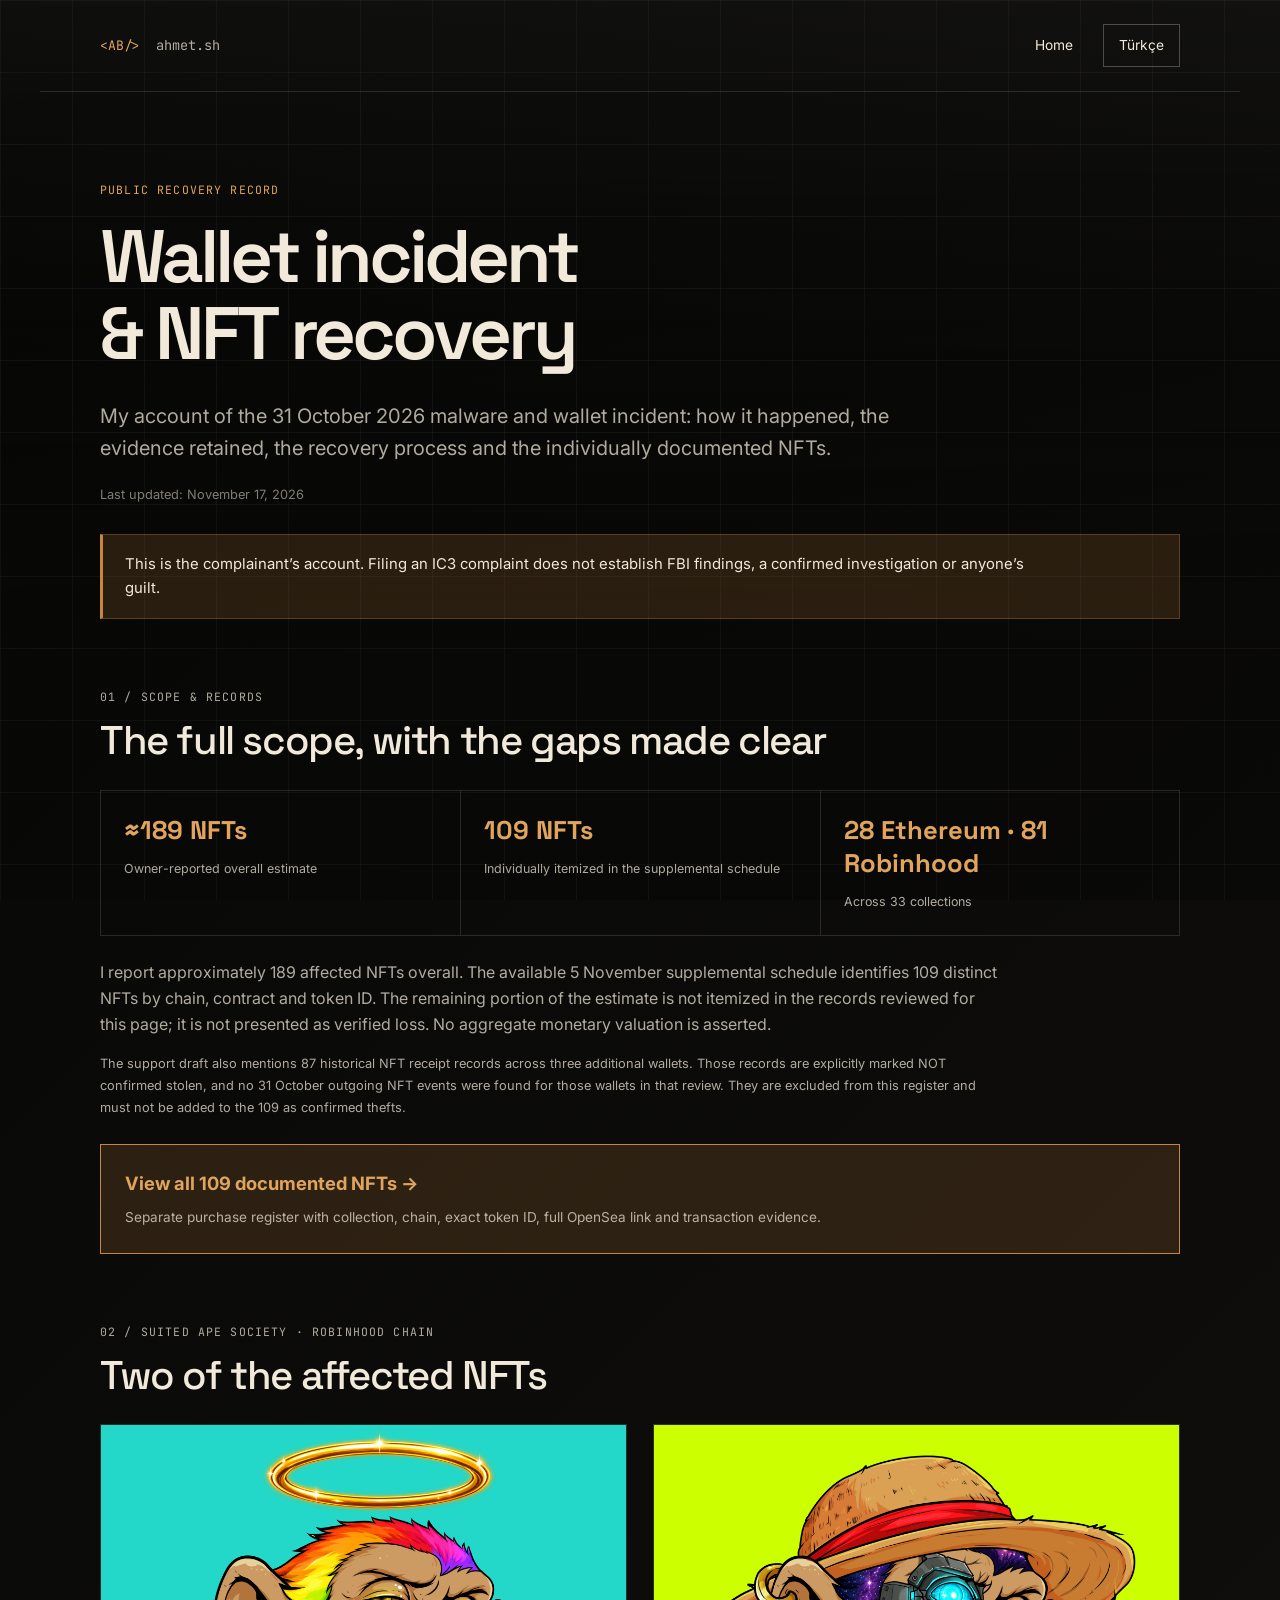
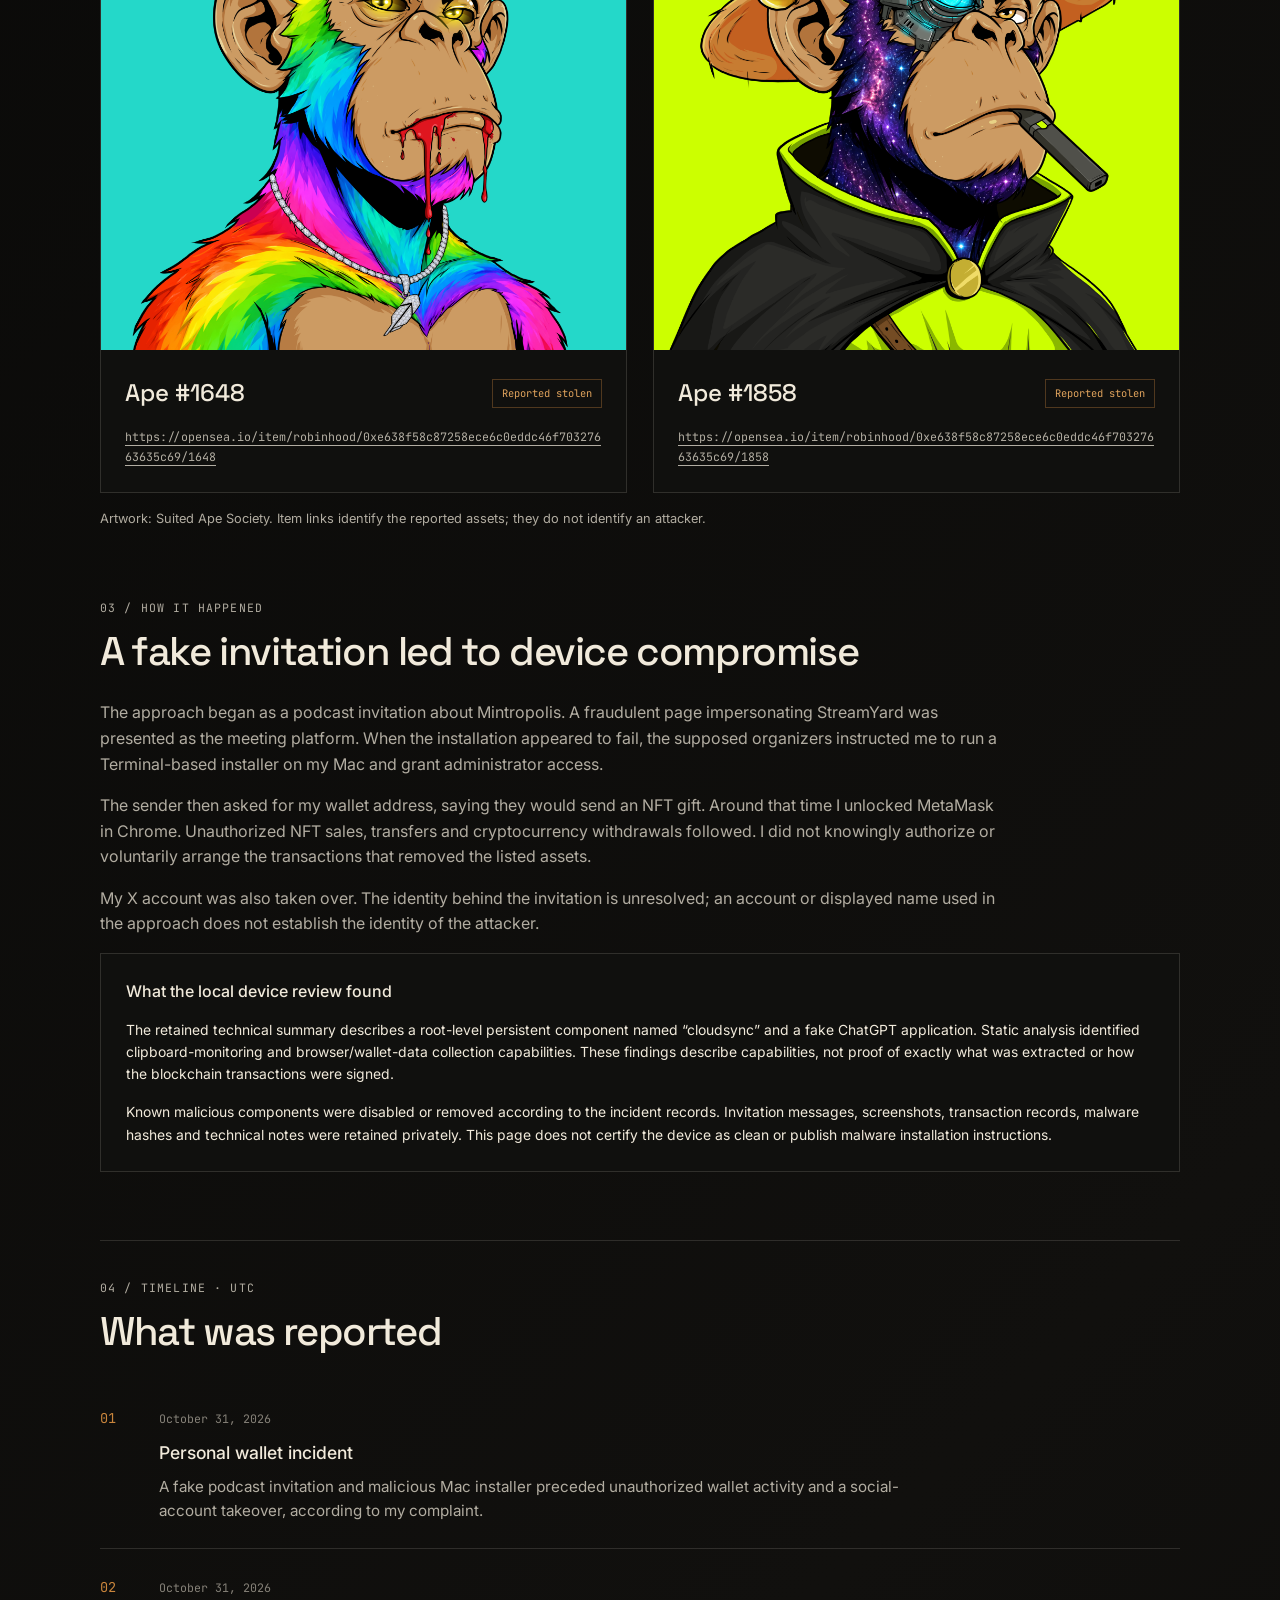
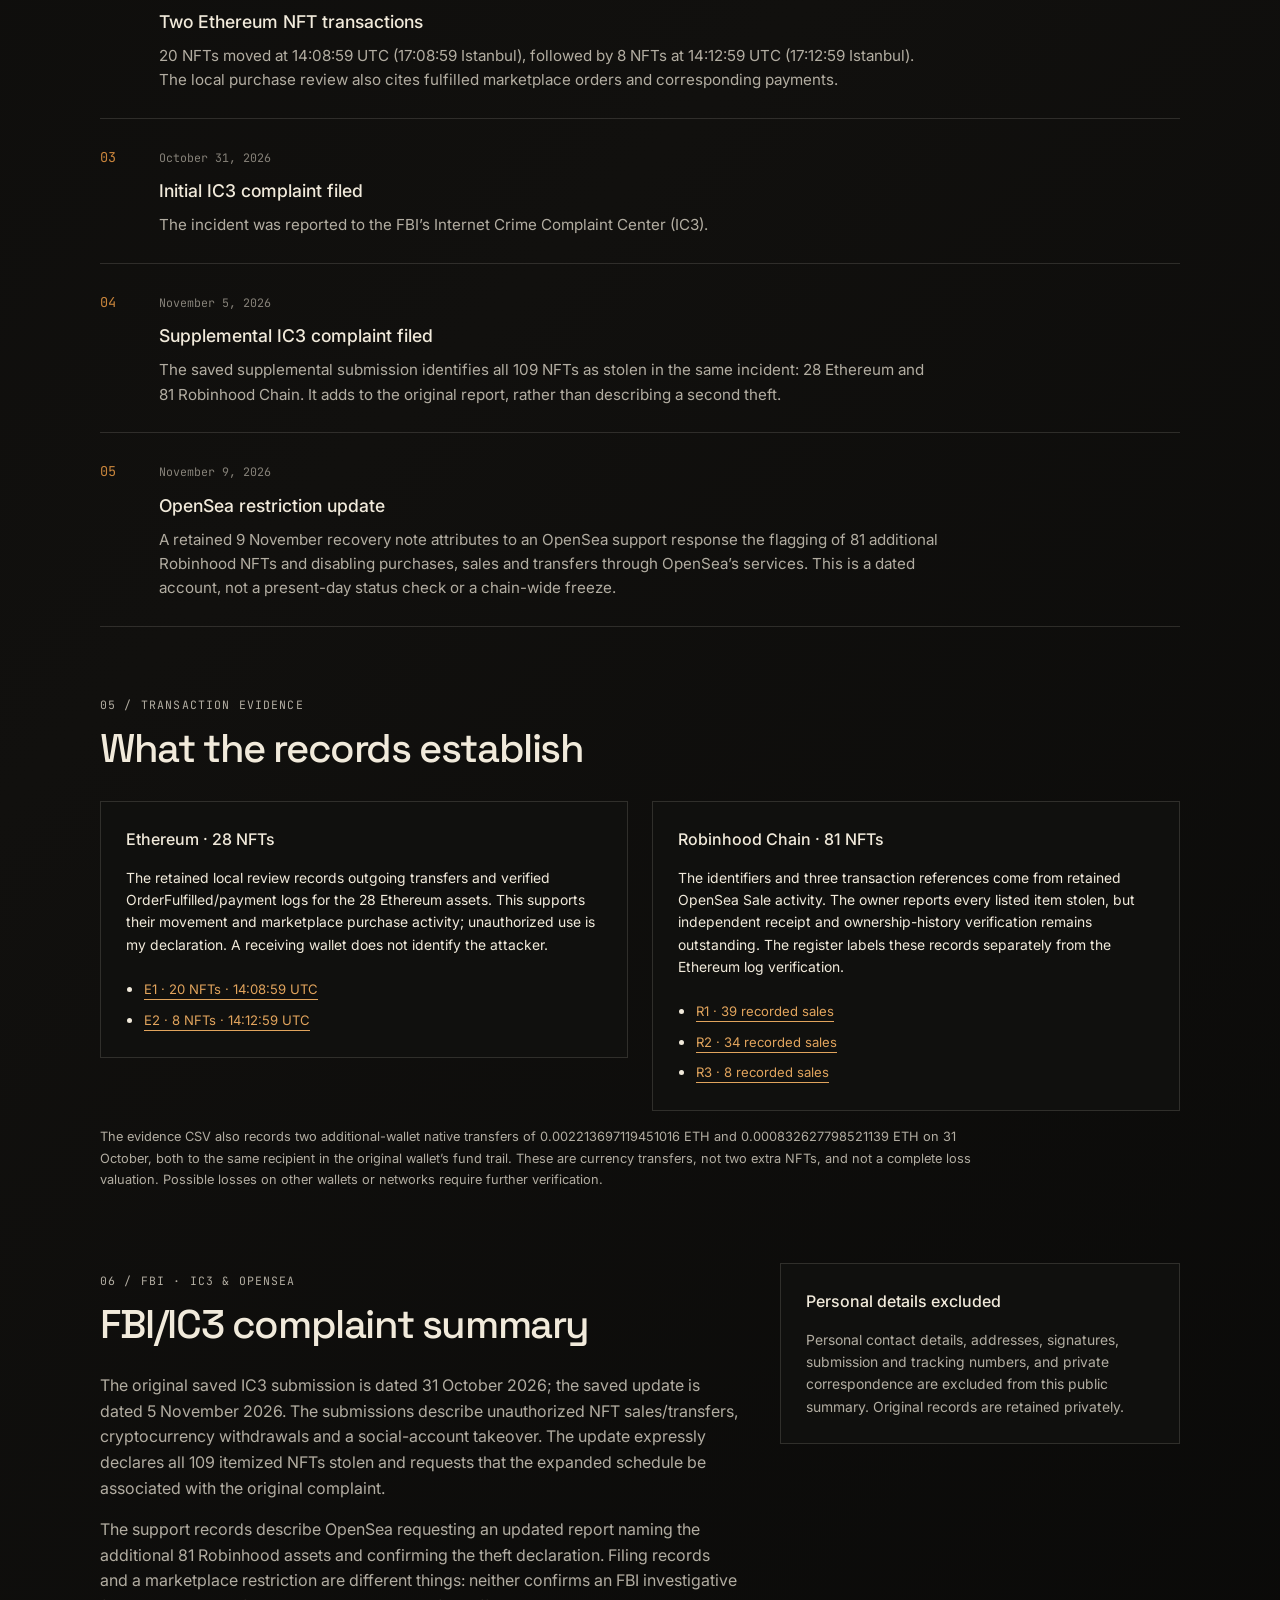
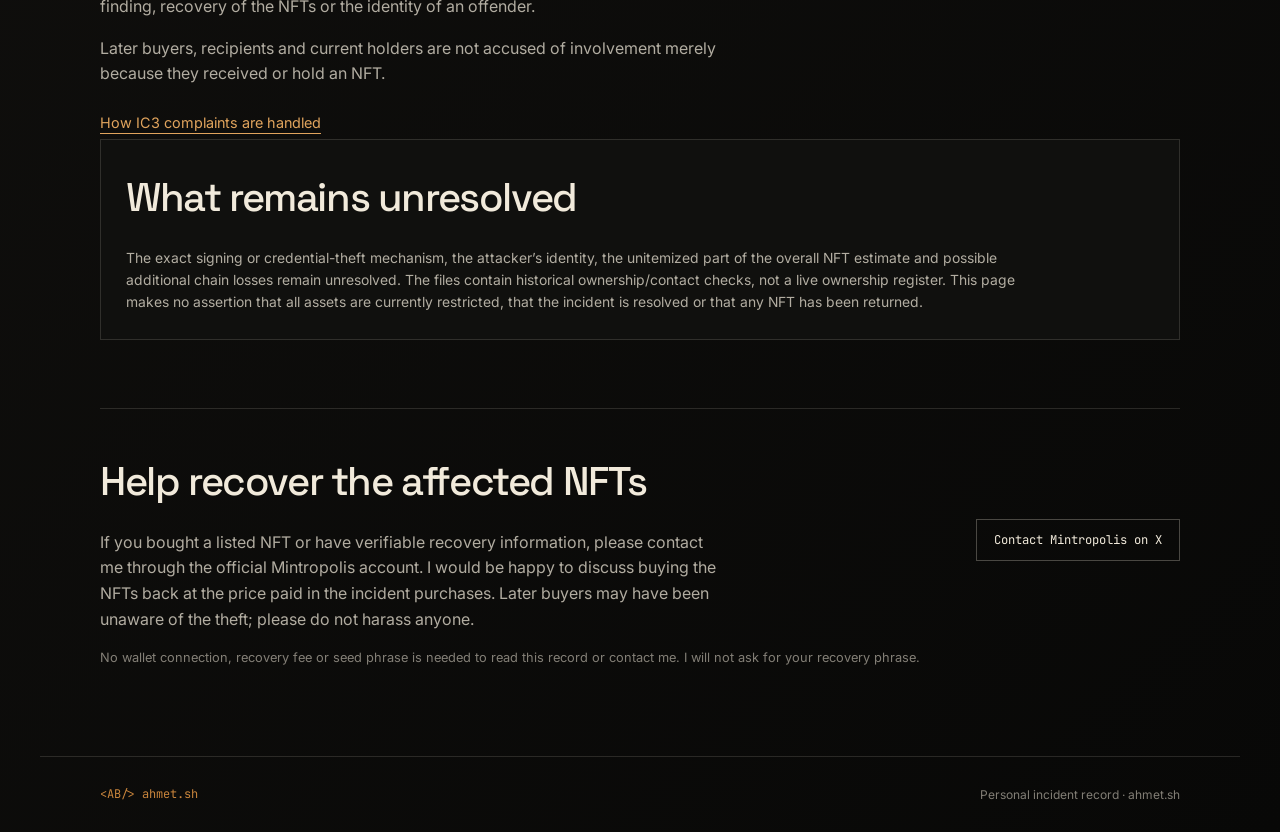
<file: wallet-incident/index.html>
<!DOCTYPE html>
<html lang="en">
<head>
  <meta charset="UTF-8">
  <meta name="viewport" content="width=device-width, initial-scale=1.0">
  <meta name="referrer" content="strict-origin-when-cross-origin">
  <title>Wallet incident &amp; NFT recovery — ahmet.sh</title>
  <meta name="description" content="A detailed personal wallet incident report, privacy-safe FBI/IC3 summary and a linked register of 109 individually documented NFTs.">
  <link rel="canonical" href="https://ahmet.sh/wallet-incident/">
  <meta property="og:type" content="website">
  <meta property="og:title" content="Wallet incident &amp; NFT recovery — ahmet.sh">
  <meta property="og:description" content="A detailed personal wallet incident report, privacy-safe FBI/IC3 summary and a linked register of 109 individually documented NFTs.">
  <meta property="og:url" content="https://ahmet.sh/wallet-incident/">
  <meta property="og:site_name" content="ahmet.sh">
  <meta property="og:image" content="https://ahmet.sh/wallet-incident/assets/suited-ape-1648-v1.png">
  <meta property="og:image:alt" content="Suited Ape Society #1648">
  <meta name="twitter:card" content="summary_large_image">
  <meta name="twitter:title" content="Wallet incident &amp; NFT recovery — ahmet.sh">
  <meta name="twitter:description" content="A detailed personal wallet incident report, privacy-safe FBI/IC3 summary and a linked register of 109 individually documented NFTs.">
  <meta name="twitter:image" content="https://ahmet.sh/wallet-incident/assets/suited-ape-1648-v1.png">
  <link rel="icon" type="image/png" sizes="32x32" href="/favicon-32x32.png">
  <link rel="preconnect" href="https://fonts.googleapis.com">
  <link rel="preconnect" href="https://fonts.gstatic.com" crossorigin>
  <link href="https://fonts.googleapis.com/css2?family=Inter:wght@400;500;600;700&amp;family=Space+Grotesk:wght@400;500;600;700&amp;family=JetBrains+Mono:wght@400;500&amp;display=swap" rel="stylesheet">
  <link rel="stylesheet" href="/style.css?v=20260825">
  <link rel="stylesheet" href="/wallet-incident/incident-v2.css">
</head>
<body class="incident-page" data-page="report">
  <a class="incident-skip" href="#incident-main" data-copy="skip">Skip to incident summary</a>
  <header class="incident-nav">
    <a class="incident-brand" href="/" aria-label="ahmet.sh home" data-copy-aria="homeLabel"><span class="brand-mark">&lt;AB/&gt;</span><span>ahmet.sh</span></a>
    <nav aria-label="Page navigation" data-copy-aria="navLabel"><a href="/" data-copy="home">Home</a><button id="incident-language" type="button" aria-label="Switch to Turkish">Türkçe</button></nav>
  </header>
  <main id="incident-main" class="incident-content">
    <header class="incident-hero">
      <p class="incident-eyebrow" data-copy="eyebrow">Public recovery record</p>
      <h1 data-copy="title">Wallet incident &amp; NFT recovery</h1>
      <p class="incident-lead" data-copy="lead">My account of the 31 October 2026 malware and wallet incident: how it happened, the evidence retained, the recovery process and the individually documented NFTs.</p>
      <p class="incident-updated"><span data-copy="updated">Last updated</span>: <time datetime="2026-11-17" data-date>17 November 2026</time></p>
      <aside class="incident-notice"><p data-copy="notice">This is the complainant’s account. Filing an IC3 complaint does not establish FBI findings, a confirmed investigation or anyone’s guilt.</p></aside>
    </header>
<section class="incident-section" aria-labelledby="scope-heading">
<p data-copy="scopeLabel" class="incident-eyebrow">01 / SCOPE &amp; RECORDS</p><h2 data-copy="scope" id="scope-heading">The full scope, with the gaps made clear</h2>
<div class="scope-grid"><div><strong data-copy="ownerCount">≈189 NFTs</strong><p data-copy="ownerCountLabel">Owner-reported overall estimate</p></div><div><strong data-copy="registerCount">109 NFTs</strong><p data-copy="registerCountLabel">Individually itemized in the supplemental schedule</p></div><div><strong data-copy="chainCount">28 Ethereum · 81 Robinhood</strong><p data-copy="chainCountLabel">Across 33 collections</p></div></div>
<p data-copy="scopeCopy">I report approximately 189 affected NFTs overall. The available 5 November supplemental schedule identifies 109 distinct NFTs by chain, contract and token ID. The remaining portion of the estimate is not itemized in the records reviewed for this page; it is not presented as verified loss. No aggregate monetary valuation is asserted.</p><p data-copy="historicalCopy" class="incident-caption">The support draft also mentions 87 historical NFT receipt records across three additional wallets. Those records are explicitly marked NOT confirmed stolen, and no 31 October outgoing NFT events were found for those wallets in that review. They are excluded from this register and must not be added to the 109 as confirmed thefts.</p>
<a class="register-callout" href="/wallet-incident/nfts/"><strong data-copy="viewRegister">View all 109 documented NFTs →</strong><span data-copy="registerTeaser">Separate purchase register with collection, chain, exact token ID, full OpenSea link and transaction evidence.</span></a>
</section>
    <section id="apes" aria-labelledby="apes-heading" class="incident-section">
<p data-copy="apesLabel" class="incident-eyebrow">02 / SUITED APE SOCIETY · ROBINHOOD CHAIN</p>
      <h2 id="apes-heading" data-copy="apes">Two of the affected NFTs</h2>
      <div class="ape-grid">
        <article class="ape-card">
          <img src="/wallet-incident/assets/suited-ape-1648-v1.png" alt="Suited Ape Society #1648" width="2000" height="2000" loading="lazy" decoding="async">
          <div class="ape-card-body"><div class="ape-card-title"><h3>Ape #1648</h3><span class="reported" data-copy="stolen">Reported stolen</span></div>
            <a class="asset-url" href="https://opensea.io/item/robinhood/0xe638f58c87258ece6c0eddc46f70327663635c69/1648" target="_blank" rel="noopener noreferrer">https://opensea.io/item/robinhood/0xe638f58c87258ece6c0eddc46f70327663635c69/1648</a>
          </div>
        </article>
        <article class="ape-card">
          <img src="/wallet-incident/assets/suited-ape-1858-v1.png" alt="Suited Ape Society #1858" width="2000" height="2000" loading="lazy" decoding="async">
          <div class="ape-card-body"><div class="ape-card-title"><h3>Ape #1858</h3><span class="reported" data-copy="stolen">Reported stolen</span></div>
            <a class="asset-url" href="https://opensea.io/item/robinhood/0xe638f58c87258ece6c0eddc46f70327663635c69/1858" target="_blank" rel="noopener noreferrer">https://opensea.io/item/robinhood/0xe638f58c87258ece6c0eddc46f70327663635c69/1858</a>
          </div>
        </article>
      </div>
      <p class="incident-caption" data-copy="artwork">Artwork: Suited Ape Society. Item links identify the reported assets; they do not identify an attacker.</p>
    </section>
<section class="incident-section" aria-labelledby="attack-heading">
<p data-copy="attackLabel" class="incident-eyebrow">03 / HOW IT HAPPENED</p><h2 data-copy="attack" id="attack-heading">A fake invitation led to device compromise</h2>
<div class="prose"><p data-copy="attack1">The approach began as a podcast invitation about Mintropolis. A fraudulent page impersonating StreamYard was presented as the meeting platform. When the installation appeared to fail, the supposed organizers instructed me to run a Terminal-based installer on my Mac and grant administrator access.</p><p data-copy="attack2">The sender then asked for my wallet address, saying they would send an NFT gift. Around that time I unlocked MetaMask in Chrome. Unauthorized NFT sales, transfers and cryptocurrency withdrawals followed. I did not knowingly authorize or voluntarily arrange the transactions that removed the listed assets.</p><p data-copy="attack3">My X account was also taken over. The identity behind the invitation is unresolved; an account or displayed name used in the approach does not establish the identity of the attacker.</p></div>
<div class="privacy-card"><h3 data-copy="forensicsTitle">What the local device review found</h3><p data-copy="forensicsCopy">The retained technical summary describes a root-level persistent component named “cloudsync” and a fake ChatGPT application. Static analysis identified clipboard-monitoring and browser/wallet-data collection capabilities. These findings describe capabilities, not proof of exactly what was extracted or how the blockchain transactions were signed.</p><p data-copy="containmentCopy">Known malicious components were disabled or removed according to the incident records. Invitation messages, screenshots, transaction records, malware hashes and technical notes were retained privately. This page does not certify the device as clean or publish malware installation instructions.</p></div>
</section>
    <section aria-labelledby="timeline-heading" class="incident-section incident-timeline">
      <p class="incident-eyebrow" data-copy="timelineLabel">04 / TIMELINE · UTC</p>
      <h2 id="timeline-heading" data-copy="timeline">What was reported</h2>
      <ol>
        <li><span class="event-number" aria-hidden="true">01</span><div><time datetime="2026-10-31" data-date>31 October 2026</time><h3 data-copy="event1">Personal wallet incident</h3><p data-copy="event1copy">A fake podcast invitation and malicious Mac installer preceded unauthorized wallet activity and a social-account takeover, according to my complaint.</p></div></li>
<li><span class="event-number" aria-hidden="true">02</span><div><time datetime="2026-10-31" data-date>31 October 2026</time><h3 data-copy="eventTransfer">Two Ethereum NFT transactions</h3><p data-copy="eventTransferCopy">20 NFTs moved at 14:08:59 UTC (17:08:59 Istanbul), followed by 8 NFTs at 14:12:59 UTC (17:12:59 Istanbul). The local purchase review also cites fulfilled marketplace orders and corresponding payments.</p></div></li>
        <li><span class="event-number" aria-hidden="true">03</span><div><time datetime="2026-10-31" data-date>31 October 2026</time><h3 data-copy="event2">Initial IC3 complaint filed</h3><p data-copy="event2copy">The incident was reported to the FBI’s Internet Crime Complaint Center (IC3).</p></div></li>
        <li><span class="event-number" aria-hidden="true">04</span><div><time datetime="2026-11-05" data-date>5 November 2026</time><h3 data-copy="event3">Supplemental IC3 complaint filed</h3><p data-copy="event3copy">The saved supplemental submission identifies all 109 NFTs as stolen in the same incident: 28 Ethereum and 81 Robinhood Chain. It adds to the original report, rather than describing a second theft.</p></div></li>
<li><span class="event-number" aria-hidden="true">05</span><div><time datetime="2026-11-09" data-date>9 November 2026</time><h3 data-copy="eventRestriction">OpenSea restriction update</h3><p data-copy="eventRestrictionCopy">A retained 9 November recovery note attributes to an OpenSea support response the flagging of 81 additional Robinhood NFTs and disabling purchases, sales and transfers through OpenSea’s services. This is a dated account, not a present-day status check or a chain-wide freeze.</p></div></li>
      </ol>
    </section>
<section class="incident-section" aria-labelledby="evidence-heading">
<p data-copy="evidenceLabel" class="incident-eyebrow">05 / TRANSACTION EVIDENCE</p><h2 data-copy="evidenceTitle" id="evidence-heading">What the records establish</h2>
<div class="evidence-grid"><article class="privacy-card"><h3 data-copy="ethEvidenceTitle">Ethereum · 28 NFTs</h3><p data-copy="ethEvidenceCopy">The retained local review records outgoing transfers and verified OrderFulfilled/payment logs for the 28 Ethereum assets. This supports their movement and marketplace purchase activity; unauthorized use is my declaration. A receiving wallet does not identify the attacker.</p><ul class="evidence-links"><li><a class="incident-link" href="https://etherscan.io/tx/0x8ffc334c5b07bcd4b127fd4d7a25c79f557e49cc9f5f2e2d1b79ccc820fe7f03" target="_blank" rel="noopener noreferrer" data-copy="ethTx1">E1 · 20 NFTs · 14:08:59 UTC</a></li><li><a class="incident-link" href="https://etherscan.io/tx/0x2616cc8b1b136e72361d7e2bee7ccf0b76fb44ccf1d9f12d2e3cba2f03d67756" target="_blank" rel="noopener noreferrer" data-copy="ethTx2">E2 · 8 NFTs · 14:12:59 UTC</a></li></ul></article>
<article class="privacy-card"><h3 data-copy="rhEvidenceTitle">Robinhood Chain · 81 NFTs</h3><p data-copy="rhEvidenceCopy">The identifiers and three transaction references come from retained OpenSea Sale activity. The owner reports every listed item stolen, but independent receipt and ownership-history verification remains outstanding. The register labels these records separately from the Ethereum log verification.</p><ul class="evidence-links"><li><a class="incident-link" href="https://robin.etherscan.io/tx/0x6812dab7812e3bc7e9b966a71419521f18925ee9b267c71335481ad076b53d2e" target="_blank" rel="noopener noreferrer" data-copy="rhTx1">R1 · 39 recorded sales</a></li><li><a class="incident-link" href="https://robin.etherscan.io/tx/0x92099e0fb908583b6a133a69550fa0b3f2fab15bcfe5f2e358780f23cffcf4fb" target="_blank" rel="noopener noreferrer" data-copy="rhTx2">R2 · 34 recorded sales</a></li><li><a class="incident-link" href="https://robin.etherscan.io/tx/0x4d030d9e51c8614118eea5b934e4852b333bcc8da119b04064e9e17317ea36ed" target="_blank" rel="noopener noreferrer" data-copy="rhTx3">R3 · 8 recorded sales</a></li></ul></article></div>
<p data-copy="cryptoEvidence" class="incident-caption">The evidence CSV also records two additional-wallet native transfers of 0.002213697119451016 ETH and 0.000832627798521139 ETH on 31 October, both to the same recipient in the original wallet’s fund trail. These are currency transfers, not two extra NFTs, and not a complete loss valuation. Possible losses on other wallets or networks require further verification.</p>
</section>
    <section id="ic3-summary" aria-labelledby="report-heading" class="incident-section incident-report">
      <div><p data-copy="reportLabel" class="incident-eyebrow">06 / FBI · IC3 &amp; OPENSEA</p><h2 id="report-heading" data-copy="report">FBI/IC3 complaint summary</h2>
        <p data-copy="reportcopy">The original saved IC3 submission is dated 31 October 2026; the saved update is dated 5 November 2026. The submissions describe unauthorized NFT sales/transfers, cryptocurrency withdrawals and a social-account takeover. The update expressly declares all 109 itemized NFTs stolen and requests that the expanded schedule be associated with the original complaint.</p>
<p data-copy="reportProcess">The support records describe OpenSea requesting an updated report naming the additional 81 Robinhood assets and confirming the theft declaration. Filing records and a marketplace restriction are different things: neither confirms an FBI investigative finding, recovery of the NFTs or the identity of an offender.</p>
        <p data-copy="buyers">Later buyers, recipients and current holders are not accused of involvement merely because they received or hold an NFT.</p>
        <a class="incident-link" href="https://www.ic3.gov/Home/FAQ" target="_blank" rel="noopener noreferrer" data-copy="faq">How IC3 complaints are handled</a>
      </div>
      <aside class="privacy-card"><h3 data-copy="privacy">Personal details excluded</h3><p data-copy="privacycopy">Personal contact details, addresses, signatures, submission and tracking numbers, and private correspondence are excluded from this public summary. Original records are retained privately.</p></aside>
    </section>
<section class="incident-section privacy-card" aria-labelledby="unknown-heading"><h2 data-copy="unknownTitle" id="unknown-heading">What remains unresolved</h2><p data-copy="unknownCopy">The exact signing or credential-theft mechanism, the attacker’s identity, the unitemized part of the overall NFT estimate and possible additional chain losses remain unresolved. The files contain historical ownership/contact checks, not a live ownership register. This page makes no assertion that all assets are currently restricted, that the incident is resolved or that any NFT has been returned.</p></section>
    <section aria-labelledby="help-heading" class="incident-section incident-help">
      <div><h2 id="help-heading" data-copy="help">Help recover the affected NFTs</h2><p data-copy="helpcopy">If you bought a listed NFT or have verifiable recovery information, please contact me through the official Mintropolis account. I would be happy to discuss buying the NFTs back at the price paid in the incident purchases. Later buyers may have been unaware of the theft; please do not harass anyone.</p></div>
      <a class="btn-ruled" href="https://x.com/MintropolisX" target="_blank" rel="noopener noreferrer" data-copy="contact">Contact Mintropolis on X</a>
    </section>
<p data-copy="safeContact" class="incident-caption">No wallet connection, recovery fee or seed phrase is needed to read this record or contact me. I will not ask for your recovery phrase.</p>
  </main>
  <footer class="incident-footer"><a href="/">&lt;AB/&gt; ahmet.sh</a><p data-copy="footer">Personal incident record · ahmet.sh</p></footer>
  <script type="module" src="/wallet-incident/incident-v2.js"></script>
</body>
</html>
</file>
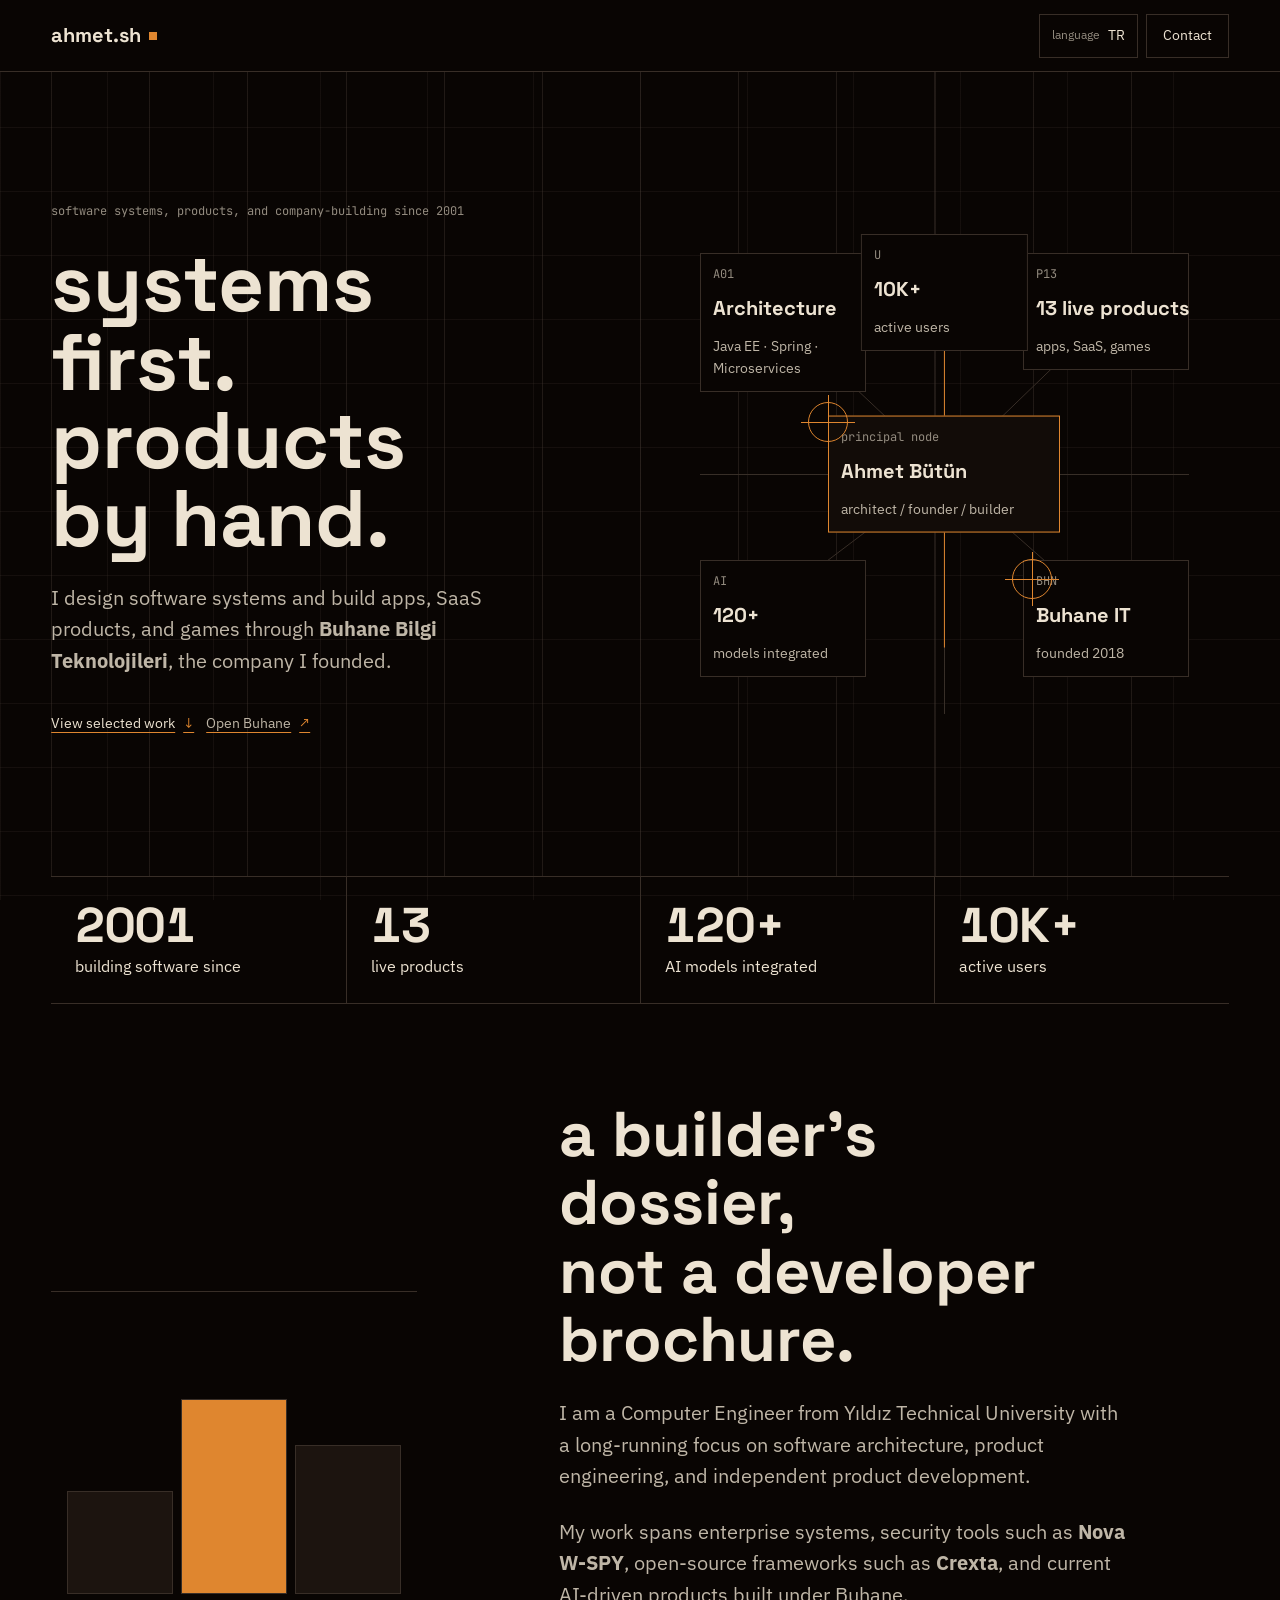
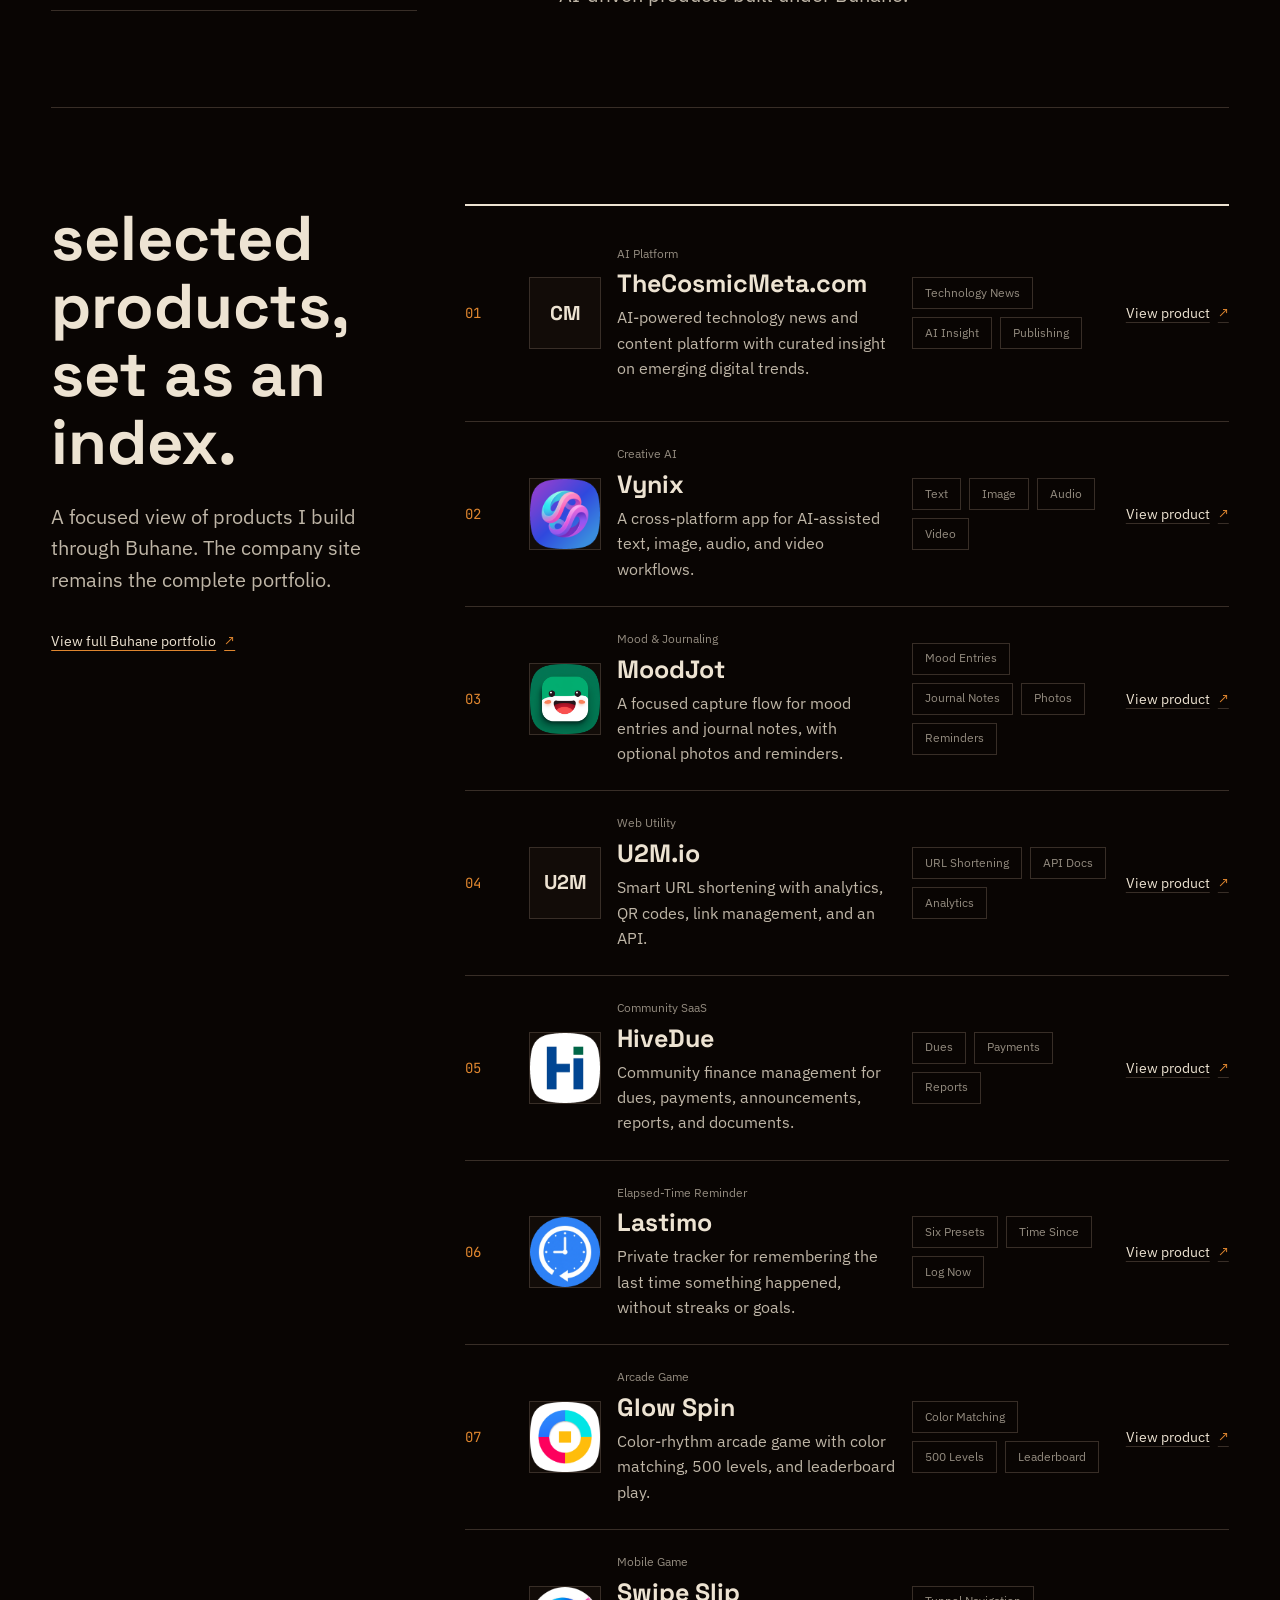
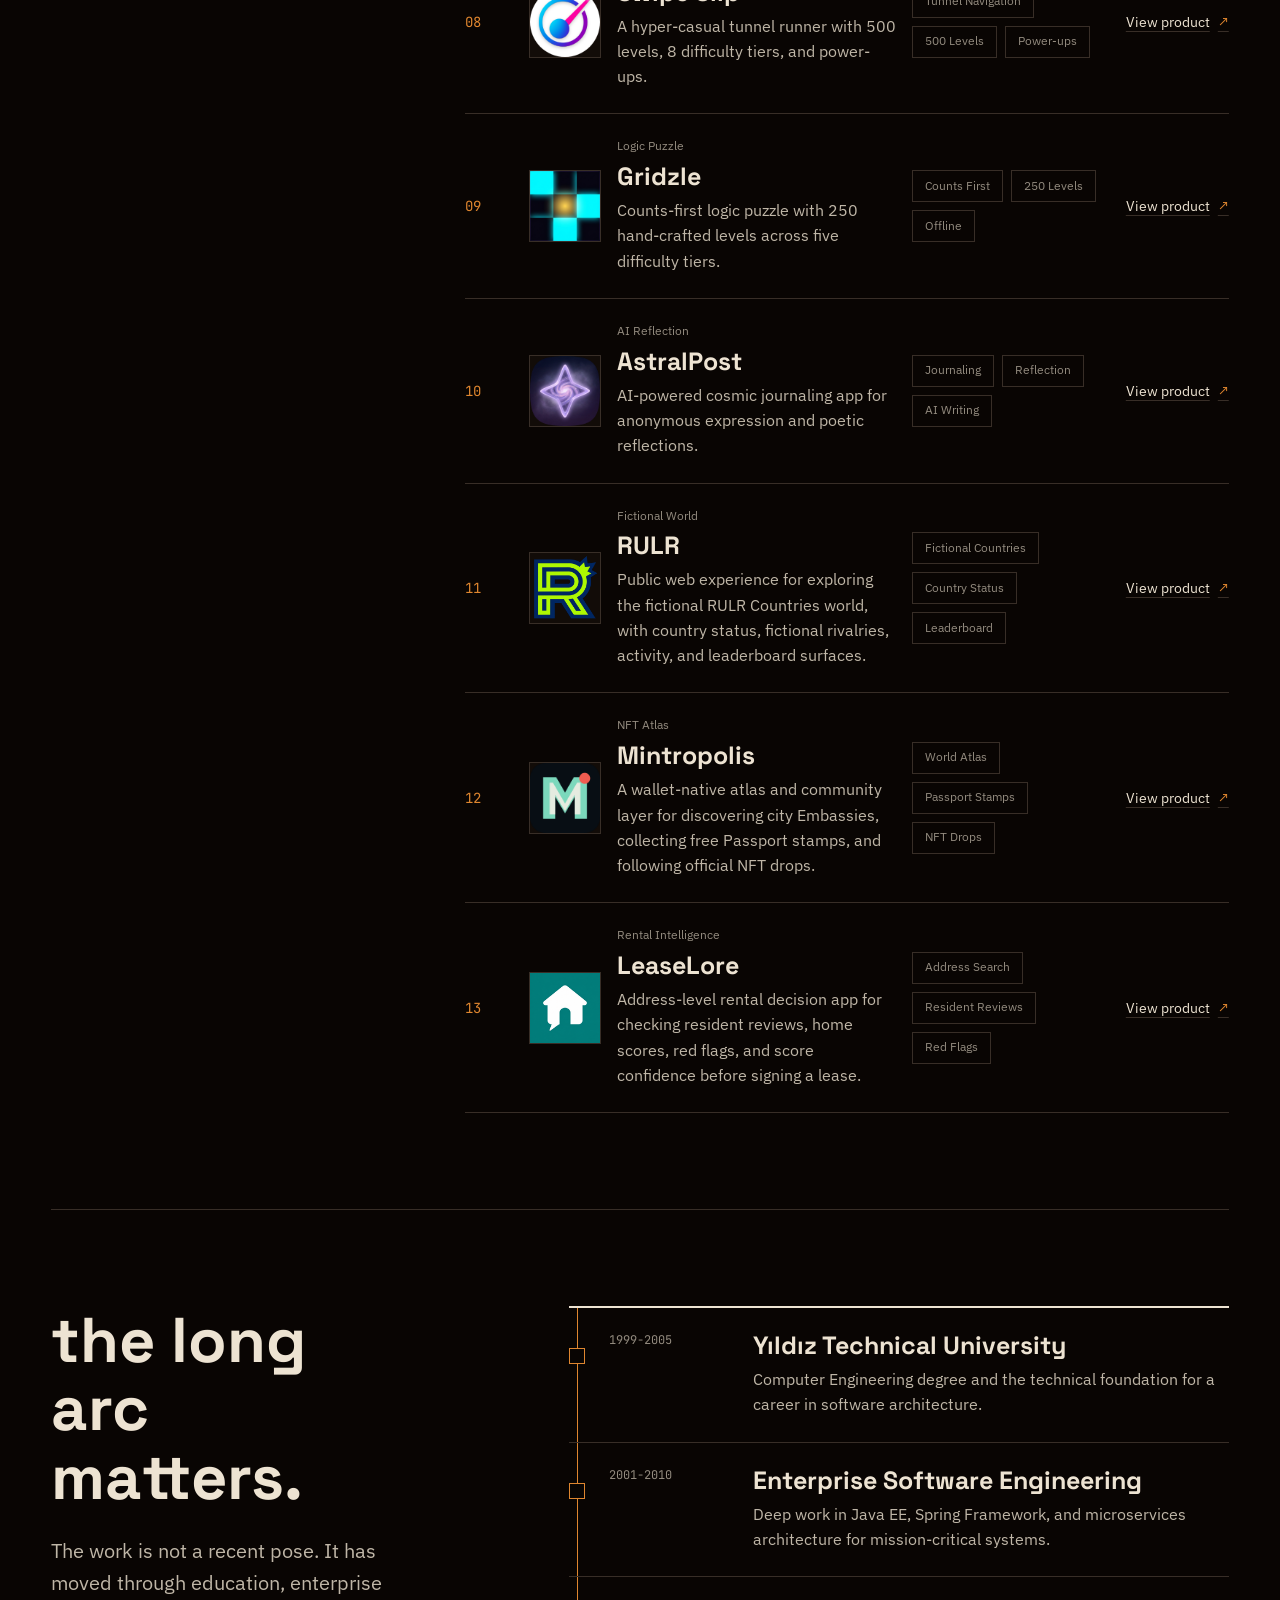
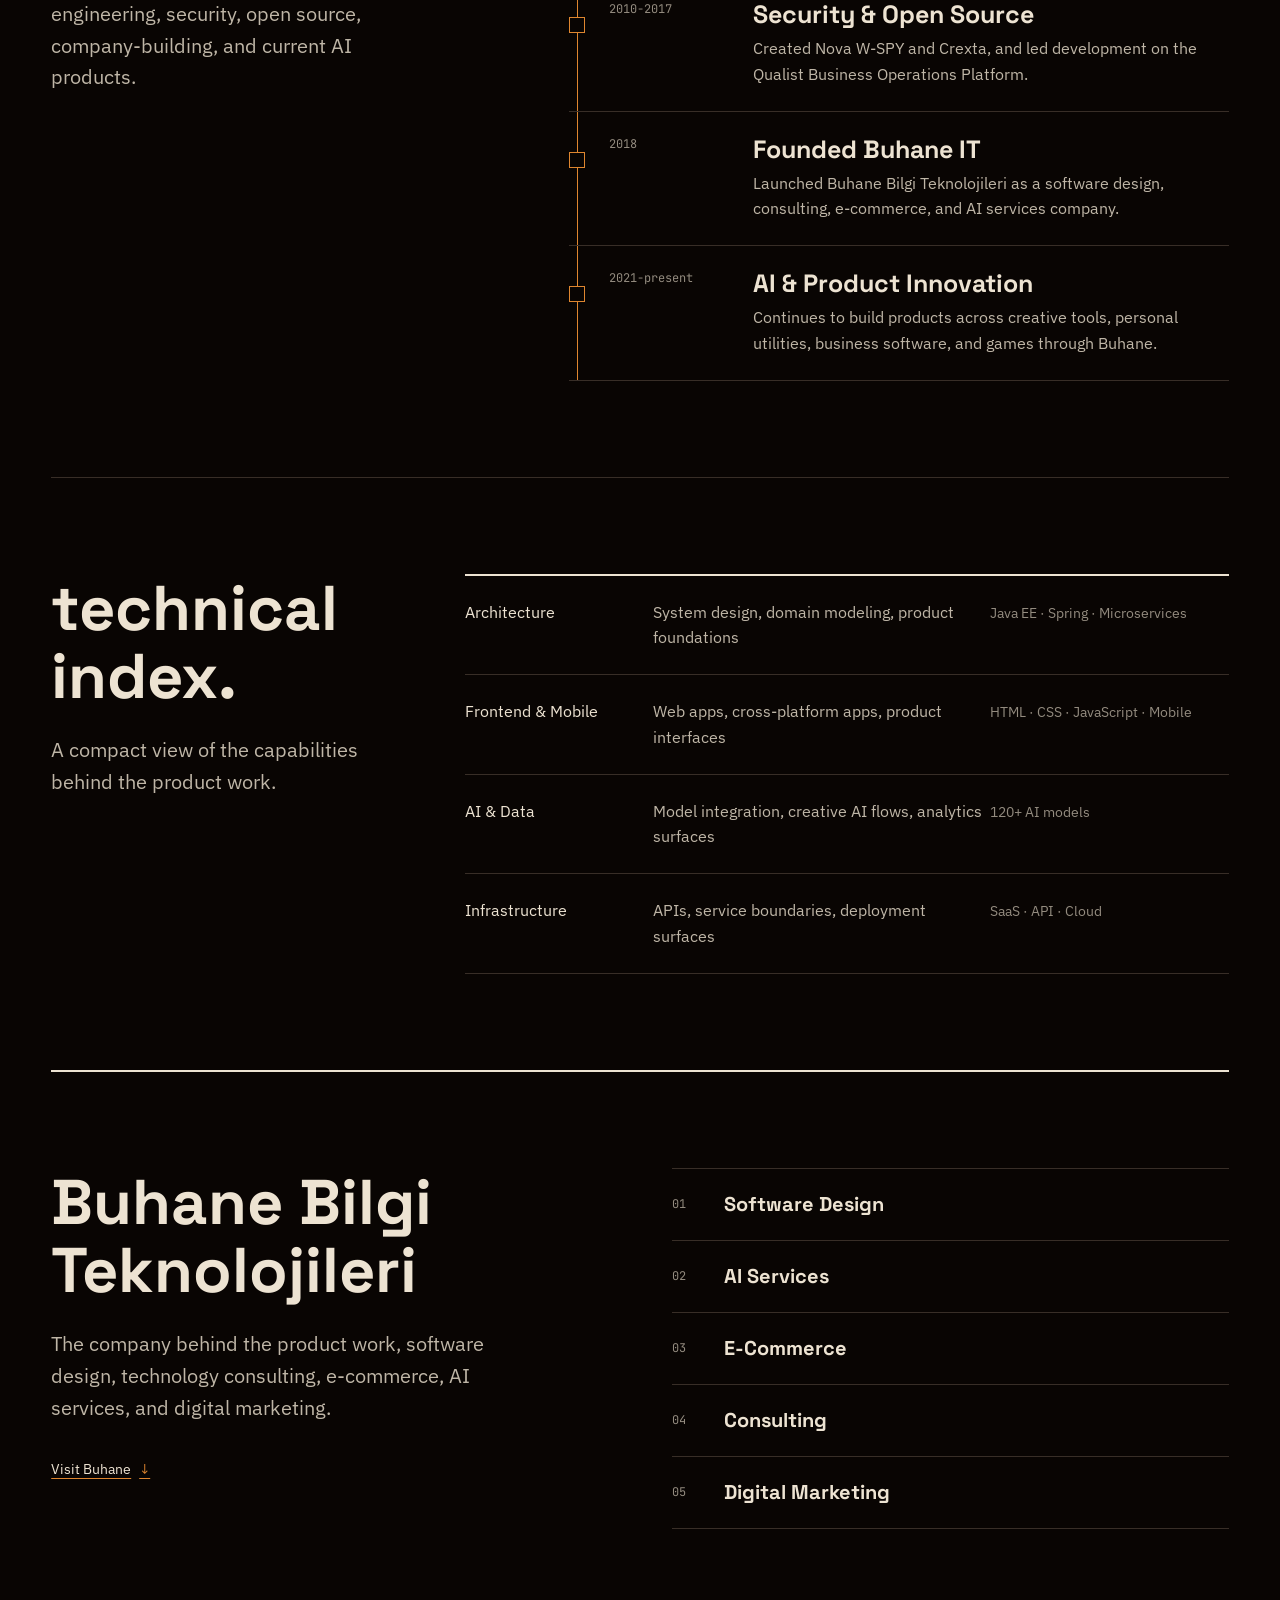
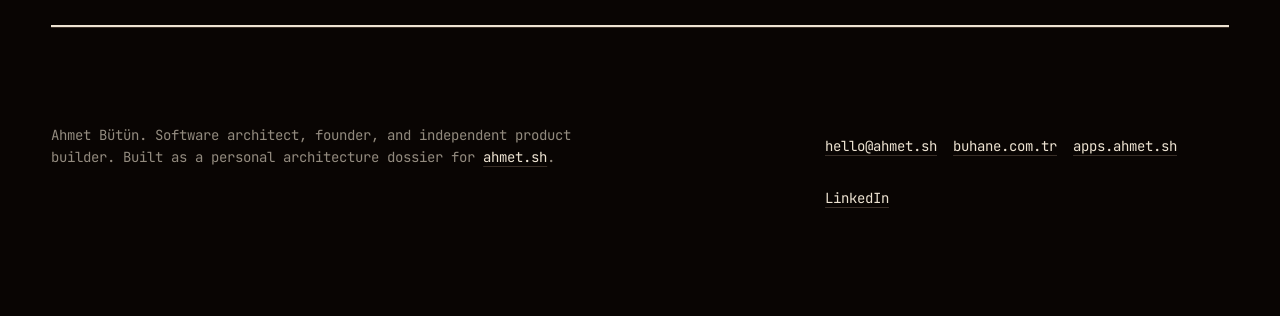
<file: www/index.html>
<!DOCTYPE html>
<html lang="en" data-locale="en">
<head>
    <meta charset="UTF-8">
    <meta name="viewport" content="width=device-width, initial-scale=1, viewport-fit=cover">
    <title>Ahmet Bütün | Software Architect &amp; Product Builder</title>
    <meta name="description" content="Ahmet Bütün is a software architect, founder, and independent product builder behind Buhane Bilgi Teknolojileri.">
    <link rel="canonical" href="https://ahmet.sh/">
    <meta property="og:type" content="profile">
    <meta property="og:title" content="Ahmet Bütün | Software Architect &amp; Product Builder">
    <meta property="og:description" content="A personal architecture dossier covering selected products, career timeline, and founder work by Ahmet Bütün.">
    <meta property="og:url" content="https://ahmet.sh/">
    <meta property="og:site_name" content="Ahmet Bütün">
    <meta property="og:image" content="https://ahmet.sh/logo.png">
    <meta property="og:image:alt" content="Ahmet Bütün">
    <meta name="twitter:card" content="summary_large_image">
    <meta name="twitter:title" content="Ahmet Bütün | Software Architect &amp; Product Builder">
    <meta name="twitter:description" content="Selected product work and software architecture by Ahmet Bütün, founder of Buhane Bilgi Teknolojileri.">
    <meta name="twitter:image" content="https://ahmet.sh/logo.png">
    <link rel="apple-touch-icon" sizes="180x180" href="/apple-touch-icon.png">
    <link rel="icon" type="image/png" sizes="32x32" href="/favicon-32x32.png">
    <link rel="icon" type="image/png" sizes="16x16" href="/favicon-16x16.png">
    <link rel="manifest" href="/site.webmanifest">
    <link rel="preconnect" href="https://fonts.googleapis.com">
    <link rel="preconnect" href="https://fonts.gstatic.com" crossorigin>
    <link href="https://fonts.googleapis.com/css2?family=IBM+Plex+Sans:wght@400;500;600;700&family=JetBrains+Mono:wght@400;500;600&family=Space+Grotesk:wght@500;600;700&display=swap" rel="stylesheet">
    <link rel="stylesheet" href="style.css">
    <script type="application/ld+json">
    {
        "@context": "https://schema.org",
        "@graph": [
            {
                "@type": "WebSite",
                "@id": "https://ahmet.sh/#website",
                "url": "https://ahmet.sh/",
                "name": "Ahmet Bütün",
                "description": "The personal website and selected product work of software architect Ahmet Bütün.",
                "inLanguage": ["en", "tr"],
                "author": { "@id": "https://ahmet.sh/#person" }
            },
            {
                "@type": "Person",
                "@id": "https://ahmet.sh/#person",
                "name": "Ahmet Bütün",
                "url": "https://ahmet.sh/",
                "image": "https://ahmet.sh/logo.png",
                "jobTitle": "Software Architect",
                "sameAs": [
                    "https://www.linkedin.com/in/ahmetbutun/"
                ],
                "worksFor": { "@id": "https://buhane.com.tr/#organization" }
            },
            {
                "@type": "Organization",
                "@id": "https://buhane.com.tr/#organization",
                "name": "Buhane Bilgi Teknolojileri",
                "url": "https://buhane.com.tr/",
                "founder": { "@id": "https://ahmet.sh/#person" }
            }
        ]
    }
    </script>
</head>
<body>
    <a class="skip-link" href="#main" data-i18n="nav.skip">Skip to content</a>

    <header class="nav-edge" aria-label="Primary navigation">
        <a class="wordmark" href="#hero" aria-label="Ahmet Bütün home">
            <span>ahmet.sh</span>
            <span class="wordmark-mark" aria-hidden="true"></span>
        </a>
        <div class="nav-actions">
            <button class="locale-toggle" id="localeToggle" type="button" aria-label="Dili Türkçe yap" data-i18n-aria-label="nav.language">
                <span class="locale-toggle__meta" data-i18n="nav.langMeta">language</span>
                <span class="locale-toggle__value" id="localeValue">TR</span>
            </button>
            <a class="nav-cta" href="#contact" data-i18n="nav.contact">Contact</a>
        </div>
    </header>

    <main id="main">
        <section class="hero shell" id="hero">
            <div class="rails" aria-hidden="true"></div>
            <div class="hero-copy" data-reveal>
                <p class="orientation" data-i18n="hero.orientation">software systems, products, and company-building since 2001</p>
                <h1 data-i18n-html="hero.title">systems first.<br>products by hand.</h1>
                <p class="hero-lede" data-i18n-html="hero.lede">
                    I design software systems and build apps, SaaS products, and games through <strong>Buhane Bilgi Teknolojileri</strong>, the company I founded.
                </p>
                <div class="hero-actions" aria-label="Primary actions">
                    <a class="text-cta" href="#products" data-i18n="hero.products">View selected work</a>
                    <a class="text-cta text-cta--quiet" href="https://buhane.com.tr/" target="_blank" rel="noopener noreferrer" data-i18n="hero.company">Open Buhane</a>
                </div>
            </div>

            <figure class="system-map" aria-labelledby="map-title" data-reveal>
                <figcaption id="map-title" class="sr-only" data-i18n="map.caption">A spatial map of Ahmet Bütün's work across architecture, products, AI models, Buhane, and users.</figcaption>
                <svg class="map-lines" viewBox="0 0 720 520" preserveAspectRatio="none" aria-hidden="true">
                    <path class="map-line" d="M360 258 L158 118"></path>
                    <path class="map-line" d="M360 258 L560 116"></path>
                    <path class="map-line" d="M360 258 L130 386"></path>
                    <path class="map-line" d="M360 258 L560 388"></path>
                    <path class="map-line map-line--signal" d="M360 258 L360 78"></path>
                    <path class="map-line map-line--signal" d="M360 258 L360 448"></path>
                </svg>
                <div class="map-node map-node--core">
                    <span class="node-kicker" data-i18n="map.coreKicker">principal node</span>
                    <a class="node-link" href="#timeline">Ahmet Bütün</a>
                    <em data-i18n="map.coreMeta">architect / founder / builder</em>
                </div>
                <div class="map-node map-node--architecture">
                    <span class="node-kicker">A01</span>
                    <a class="node-link" href="#expertise" data-i18n="map.architecture">Architecture</a>
                    <em>Java EE · Spring · Microservices</em>
                </div>
                <div class="map-node map-node--products">
                    <span class="node-kicker">P13</span>
                    <a class="node-link" href="#products" data-i18n="map.products">13 live products</a>
                    <em data-i18n="map.productsMeta">apps, SaaS, games</em>
                </div>
                <div class="map-node map-node--models">
                    <span class="node-kicker">AI</span>
                    <a class="node-link" href="#products">120+</a>
                    <em data-i18n="map.modelsMeta">models integrated</em>
                </div>
                <div class="map-node map-node--company">
                    <span class="node-kicker">BHN</span>
                    <a class="node-link" href="#company" data-i18n="map.company">Buhane IT</a>
                    <em data-i18n="map.companyMeta">founded 2018</em>
                </div>
                <div class="map-node map-node--users">
                    <span class="node-kicker">U</span>
                    <a class="node-link" href="#products">10K+</a>
                    <em data-i18n="map.usersMeta">active users</em>
                </div>
                <div class="map-register map-register--a" aria-hidden="true"></div>
                <div class="map-register map-register--b" aria-hidden="true"></div>
            </figure>
        </section>

        <section class="metric-strip shell" aria-label="Portfolio metrics">
            <div class="metric">
                <strong>2001</strong>
                <span data-i18n="metrics.since">building software since</span>
            </div>
            <div class="metric">
                <strong>13</strong>
                <span data-i18n="metrics.products">live products</span>
            </div>
            <div class="metric">
                <strong>120+</strong>
                <span data-i18n="metrics.models">AI models integrated</span>
            </div>
            <div class="metric">
                <strong>10K+</strong>
                <span data-i18n="metrics.users">active users</span>
            </div>
        </section>

        <section class="dossier shell" id="about">
            <div class="section-object" aria-hidden="true">
                <span></span>
                <span></span>
                <span></span>
            </div>
            <div class="dossier-copy">
                <h2 data-i18n-html="about.title">a builder’s dossier,<br>not a developer brochure.</h2>
                <p data-i18n-html="about.lede">
                    I am a Computer Engineer from Yıldız Technical University with a long-running focus on software architecture, product engineering, and independent product development.
                </p>
                <p data-i18n-html="about.body">
                    My work spans enterprise systems, security tools such as <strong>Nova W-SPY</strong>, open-source frameworks such as <strong>Crexta</strong>, and current AI-driven products built under Buhane.
                </p>
            </div>
        </section>

        <section class="products shell" id="products">
            <div class="section-head">
                <h2 data-i18n-html="products.title">selected products,<br>set as an index.</h2>
                <p data-i18n="products.desc">A focused view of products I build through Buhane. The company site remains the complete portfolio.</p>
                <a class="text-cta" href="https://buhane.com.tr/products/" target="_blank" rel="noopener noreferrer" data-i18n-href="products.fullHref" data-i18n="products.full">View full Buhane portfolio</a>
            </div>

            <div class="product-ledger">
                <article class="product-entry product-entry--featured">
                    <span class="product-index">01</span>
                    <div class="product-icon product-icon--mono" aria-hidden="true">CM</div>
                    <div class="product-copy">
                        <p class="product-type" data-i18n="product.cosmic.type">AI Platform</p>
                        <h3>TheCosmicMeta.com</h3>
                        <p data-i18n="product.cosmic.desc">AI-powered technology news and content platform with curated insight on emerging digital trends.</p>
                    </div>
                    <div class="product-tags" aria-label="Product tags">
                        <span data-i18n="product.cosmic.tag1">Technology News</span>
                        <span data-i18n="product.cosmic.tag2">AI Insight</span>
                        <span data-i18n="product.cosmic.tag3">Publishing</span>
                    </div>
                    <a class="product-link" href="https://thecosmicmeta.com/" target="_blank" rel="noopener noreferrer" data-i18n="products.view">View product</a>
                </article>

                <article class="product-entry">
                    <span class="product-index">02</span>
                    <div class="product-icon">
                        <img src="images/product-icons/vynix.png" alt="Vynix app icon" width="96" height="96" loading="lazy" decoding="async">
                    </div>
                    <div class="product-copy">
                        <p class="product-type" data-i18n="product.vynix.type">Creative AI</p>
                        <h3>Vynix</h3>
                        <p data-i18n="product.vynix.desc">A cross-platform app for AI-assisted text, image, audio, and video workflows.</p>
                    </div>
                    <div class="product-tags">
                        <span data-i18n="product.vynix.tag1">Text</span>
                        <span data-i18n="product.vynix.tag2">Image</span>
                        <span data-i18n="product.vynix.tag3">Audio</span>
                        <span data-i18n="product.vynix.tag4">Video</span>
                    </div>
                    <a class="product-link" href="https://vynix.app/" target="_blank" rel="noopener noreferrer" data-i18n="products.view">View product</a>
                </article>

                <article class="product-entry">
                    <span class="product-index">03</span>
                    <div class="product-icon">
                        <img src="images/product-icons/moodjot.png" alt="MoodJot app icon" width="96" height="96" loading="lazy" decoding="async">
                    </div>
                    <div class="product-copy">
                        <p class="product-type" data-i18n="product.moodjot.type">Mood &amp; Journaling</p>
                        <h3>MoodJot</h3>
                        <p data-i18n="product.moodjot.desc">A focused capture flow for mood entries and journal notes, with optional photos and reminders.</p>
                    </div>
                    <div class="product-tags">
                        <span data-i18n="product.moodjot.tag1">Mood Entries</span>
                        <span data-i18n="product.moodjot.tag2">Journal Notes</span>
                        <span data-i18n="product.moodjot.tag3">Photos</span>
                        <span data-i18n="product.moodjot.tag4">Reminders</span>
                    </div>
                    <a class="product-link" href="https://moodjot.app/" target="_blank" rel="noopener noreferrer" data-i18n="products.view">View product</a>
                </article>

                <article class="product-entry">
                    <span class="product-index">04</span>
                    <div class="product-icon product-icon--mono" aria-hidden="true">U2M</div>
                    <div class="product-copy">
                        <p class="product-type" data-i18n="product.u2m.type">Web Utility</p>
                        <h3>U2M.io</h3>
                        <p data-i18n="product.u2m.desc">Smart URL shortening with analytics, QR codes, link management, and an API.</p>
                    </div>
                    <div class="product-tags">
                        <span data-i18n="product.u2m.tag1">URL Shortening</span>
                        <span data-i18n="product.u2m.tag2">API Docs</span>
                        <span data-i18n="product.u2m.tag3">Analytics</span>
                    </div>
                    <a class="product-link" href="https://u2m.io/" target="_blank" rel="noopener noreferrer" data-i18n="products.view">View product</a>
                </article>

                <article class="product-entry">
                    <span class="product-index">05</span>
                    <div class="product-icon">
                        <img src="images/product-icons/hivedue.png" alt="HiveDue app icon" width="96" height="96" loading="lazy" decoding="async">
                    </div>
                    <div class="product-copy">
                        <p class="product-type" data-i18n="product.hivedue.type">Community SaaS</p>
                        <h3>HiveDue</h3>
                        <p data-i18n="product.hivedue.desc">Community finance management for dues, payments, announcements, reports, and documents.</p>
                    </div>
                    <div class="product-tags">
                        <span data-i18n="product.hivedue.tag1">Dues</span>
                        <span data-i18n="product.hivedue.tag2">Payments</span>
                        <span data-i18n="product.hivedue.tag3">Reports</span>
                    </div>
                    <a class="product-link" href="https://hivedue.com/" target="_blank" rel="noopener noreferrer" data-i18n="products.view">View product</a>
                </article>

                <article class="product-entry">
                    <span class="product-index">06</span>
                    <div class="product-icon">
                        <img src="images/product-icons/lastimo.png" alt="Lastimo app icon" width="96" height="96" loading="lazy" decoding="async">
                    </div>
                    <div class="product-copy">
                        <p class="product-type" data-i18n="product.lastimo.type">Elapsed-Time Reminder</p>
                        <h3>Lastimo</h3>
                        <p data-i18n="product.lastimo.desc">Private tracker for remembering the last time something happened, without streaks or goals.</p>
                    </div>
                    <div class="product-tags">
                        <span data-i18n="product.lastimo.tag1">Six Presets</span>
                        <span data-i18n="product.lastimo.tag2">Time Since</span>
                        <span data-i18n="product.lastimo.tag3">Log Now</span>
                    </div>
                    <a class="product-link" href="https://lastimo.app/" target="_blank" rel="noopener noreferrer" data-i18n="products.view">View product</a>
                </article>

                <article class="product-entry">
                    <span class="product-index">07</span>
                    <div class="product-icon">
                        <img src="images/product-icons/glow-spin.png" alt="Glow Spin app icon" width="96" height="96" loading="lazy" decoding="async">
                    </div>
                    <div class="product-copy">
                        <p class="product-type" data-i18n="product.glowspin.type">Arcade Game</p>
                        <h3>Glow Spin</h3>
                        <p data-i18n="product.glowspin.desc">Color-rhythm arcade game with color matching, 500 levels, and leaderboard play.</p>
                    </div>
                    <div class="product-tags">
                        <span data-i18n="product.glowspin.tag1">Color Matching</span>
                        <span data-i18n="product.glowspin.tag2">500 Levels</span>
                        <span data-i18n="product.glowspin.tag3">Leaderboard</span>
                    </div>
                    <a class="product-link" href="https://glowspin.app/" target="_blank" rel="noopener noreferrer" data-i18n="products.view">View product</a>
                </article>

                <article class="product-entry">
                    <span class="product-index">08</span>
                    <div class="product-icon">
                        <img src="images/product-icons/swipe-slip.png" alt="Swipe Slip app icon" width="96" height="96" loading="lazy" decoding="async">
                    </div>
                    <div class="product-copy">
                        <p class="product-type" data-i18n="product.swipeslip.type">Mobile Game</p>
                        <h3>Swipe Slip</h3>
                        <p data-i18n="product.swipeslip.desc">A hyper-casual tunnel runner with 500 levels, 8 difficulty tiers, and power-ups.</p>
                    </div>
                    <div class="product-tags">
                        <span data-i18n="product.swipeslip.tag1">Tunnel Navigation</span>
                        <span data-i18n="product.swipeslip.tag2">500 Levels</span>
                        <span data-i18n="product.swipeslip.tag3">Power-ups</span>
                    </div>
                    <a class="product-link" href="https://swipeslip.app/" target="_blank" rel="noopener noreferrer" data-i18n="products.view">View product</a>
                </article>

                <article class="product-entry">
                    <span class="product-index">09</span>
                    <div class="product-icon">
                        <img src="images/product-icons/gridzle.png" alt="Gridzle app icon" width="96" height="96" loading="lazy" decoding="async">
                    </div>
                    <div class="product-copy">
                        <p class="product-type" data-i18n="product.gridzle.type">Logic Puzzle</p>
                        <h3>Gridzle</h3>
                        <p data-i18n="product.gridzle.desc">Counts-first logic puzzle with 250 hand-crafted levels across five difficulty tiers.</p>
                    </div>
                    <div class="product-tags">
                        <span data-i18n="product.gridzle.tag1">Counts First</span>
                        <span data-i18n="product.gridzle.tag2">250 Levels</span>
                        <span data-i18n="product.gridzle.tag3">Offline</span>
                    </div>
                    <a class="product-link" href="https://gridzle.app/" target="_blank" rel="noopener noreferrer" data-i18n="products.view">View product</a>
                </article>

                <article class="product-entry">
                    <span class="product-index">10</span>
                    <div class="product-icon">
                        <img src="images/product-icons/astralpost.png" alt="AstralPost app icon" width="96" height="96" loading="lazy" decoding="async">
                    </div>
                    <div class="product-copy">
                        <p class="product-type" data-i18n="product.astralpost.type">AI Reflection</p>
                        <h3>AstralPost</h3>
                        <p data-i18n="product.astralpost.desc">AI-powered cosmic journaling app for anonymous expression and poetic reflections.</p>
                    </div>
                    <div class="product-tags">
                        <span data-i18n="product.astralpost.tag1">Journaling</span>
                        <span data-i18n="product.astralpost.tag2">Reflection</span>
                        <span data-i18n="product.astralpost.tag3">AI Writing</span>
                    </div>
                    <a class="product-link" href="https://astralpost.app/" target="_blank" rel="noopener noreferrer" data-i18n="products.view">View product</a>
                </article>

                <article class="product-entry">
                    <span class="product-index">11</span>
                    <div class="product-icon">
                        <img src="images/product-icons/rulr.png" alt="RULR app icon" width="96" height="96" loading="lazy" decoding="async">
                    </div>
                    <div class="product-copy">
                        <p class="product-type" data-i18n="product.rulr.type">Fictional World</p>
                        <h3>RULR</h3>
                        <p data-i18n="product.rulr.desc">Public web experience for exploring the fictional RULR Countries world, with country status, fictional rivalries, activity, and leaderboard surfaces.</p>
                    </div>
                    <div class="product-tags">
                        <span data-i18n="product.rulr.tag1">Fictional Countries</span>
                        <span data-i18n="product.rulr.tag2">Country Status</span>
                        <span data-i18n="product.rulr.tag3">Leaderboard</span>
                    </div>
                    <a class="product-link" href="https://rulr.lol/" target="_blank" rel="noopener noreferrer" data-i18n="products.view">View product</a>
                </article>

                <article class="product-entry">
                    <span class="product-index">12</span>
                    <div class="product-icon">
                        <img src="images/product-icons/mintropolis.png" alt="Mintropolis app icon" width="96" height="96" loading="lazy" decoding="async">
                    </div>
                    <div class="product-copy">
                        <p class="product-type" data-i18n="product.mintropolis.type">NFT Atlas</p>
                        <h3>Mintropolis</h3>
                        <p data-i18n="product.mintropolis.desc">A wallet-native atlas and community layer for discovering city Embassies, collecting free Passport stamps, and following official NFT drops.</p>
                    </div>
                    <div class="product-tags">
                        <span data-i18n="product.mintropolis.tag1">World Atlas</span>
                        <span data-i18n="product.mintropolis.tag2">Passport Stamps</span>
                        <span data-i18n="product.mintropolis.tag3">NFT Drops</span>
                    </div>
                    <a class="product-link" href="https://mintropolis.io/" target="_blank" rel="noopener noreferrer" data-i18n="products.view">View product</a>
                </article>

                <article class="product-entry">
                    <span class="product-index">13</span>
                    <div class="product-icon">
                        <img src="images/product-icons/leaselore.png" alt="LeaseLore app icon" width="96" height="96" loading="lazy" decoding="async">
                    </div>
                    <div class="product-copy">
                        <p class="product-type" data-i18n="product.leaselore.type">Rental Intelligence</p>
                        <h3>LeaseLore</h3>
                        <p data-i18n="product.leaselore.desc">Address-level rental decision app for checking resident reviews, home scores, red flags, and score confidence before signing a lease.</p>
                    </div>
                    <div class="product-tags">
                        <span data-i18n="product.leaselore.tag1">Address Search</span>
                        <span data-i18n="product.leaselore.tag2">Resident Reviews</span>
                        <span data-i18n="product.leaselore.tag3">Red Flags</span>
                    </div>
                    <a class="product-link" href="https://leaselore.com/" target="_blank" rel="noopener noreferrer" data-i18n="products.view">View product</a>
                </article>
            </div>
        </section>

        <section class="timeline shell" id="timeline">
            <header class="timeline-head">
                <h2 data-i18n-html="timeline.title">the long arc matters.</h2>
                <p data-i18n="timeline.desc">The work is not a recent pose. It has moved through education, enterprise engineering, security, open source, company-building, and current AI products.</p>
            </header>
            <ol class="timeline-list">
                <li>
                    <span class="timeline-year">1999-2005</span>
                    <div>
                        <h3 data-i18n="timeline.t1.title">Yıldız Technical University</h3>
                        <p data-i18n="timeline.t1.desc">Computer Engineering degree and the technical foundation for a career in software architecture.</p>
                    </div>
                </li>
                <li>
                    <span class="timeline-year">2001-2010</span>
                    <div>
                        <h3 data-i18n="timeline.t2.title">Enterprise Software Engineering</h3>
                        <p data-i18n="timeline.t2.desc">Deep work in Java EE, Spring Framework, and microservices architecture for mission-critical systems.</p>
                    </div>
                </li>
                <li>
                    <span class="timeline-year">2010-2017</span>
                    <div>
                        <h3 data-i18n="timeline.t3.title">Security &amp; Open Source</h3>
                        <p data-i18n="timeline.t3.desc">Created Nova W-SPY and Crexta, and led development on the Qualist Business Operations Platform.</p>
                    </div>
                </li>
                <li>
                    <span class="timeline-year">2018</span>
                    <div>
                        <h3 data-i18n="timeline.t4.title">Founded Buhane IT</h3>
                        <p data-i18n="timeline.t4.desc">Launched Buhane Bilgi Teknolojileri as a software design, consulting, e-commerce, and AI services company.</p>
                    </div>
                </li>
                <li>
                    <span class="timeline-year" data-i18n="timeline.nowYear">2021-present</span>
                    <div>
                        <h3 data-i18n="timeline.t5.title">AI &amp; Product Innovation</h3>
                        <p data-i18n="timeline.t5.desc">Continues to build products across creative tools, personal utilities, business software, and games through Buhane.</p>
                    </div>
                </li>
            </ol>
        </section>

        <section class="technical shell" id="expertise">
            <div class="section-head">
                <h2 data-i18n-html="technical.title">technical index.</h2>
                <p data-i18n="technical.desc">A compact view of the capabilities behind the product work.</p>
            </div>
            <dl class="spec-sheet">
                <div>
                    <dt data-i18n="technical.row1.key">Architecture</dt>
                    <dd data-i18n="technical.row1.val">System design, domain modeling, product foundations</dd>
                    <dd>Java EE · Spring · Microservices</dd>
                </div>
                <div>
                    <dt data-i18n="technical.row2.key">Frontend &amp; Mobile</dt>
                    <dd data-i18n="technical.row2.val">Web apps, cross-platform apps, product interfaces</dd>
                    <dd>HTML · CSS · JavaScript · Mobile</dd>
                </div>
                <div>
                    <dt data-i18n="technical.row3.key">AI &amp; Data</dt>
                    <dd data-i18n="technical.row3.val">Model integration, creative AI flows, analytics surfaces</dd>
                    <dd>120+ AI models</dd>
                </div>
                <div>
                    <dt data-i18n="technical.row4.key">Infrastructure</dt>
                    <dd data-i18n="technical.row4.val">APIs, service boundaries, deployment surfaces</dd>
                    <dd>SaaS · API · Cloud</dd>
                </div>
            </dl>
        </section>

        <section class="company shell" id="company">
            <div class="company-statement">
                <h2>Buhane Bilgi Teknolojileri</h2>
                <p data-i18n="company.desc">The company behind the product work, software design, technology consulting, e-commerce, AI services, and digital marketing.</p>
                <a class="text-cta" href="https://buhane.com.tr/" target="_blank" rel="noopener noreferrer" data-i18n="company.cta">Visit Buhane</a>
            </div>
            <ul class="service-matrix" aria-label="Buhane services">
                <li><span>01</span><strong data-i18n="company.s1">Software Design</strong></li>
                <li><span>02</span><strong data-i18n="company.s2">AI Services</strong></li>
                <li><span>03</span><strong data-i18n="company.s3">E-Commerce</strong></li>
                <li><span>04</span><strong data-i18n="company.s4">Consulting</strong></li>
                <li><span>05</span><strong data-i18n="company.s5">Digital Marketing</strong></li>
            </ul>
        </section>
    </main>

    <footer class="colophon shell" id="contact">
        <p data-i18n-html="footer.copy">
            Ahmet Bütün. Software architect, founder, and independent product builder. Built as a personal architecture dossier for <a href="https://ahmet.sh/">ahmet.sh</a>.
        </p>
        <nav class="footer-links" aria-label="Contact links">
            <a href="mailto:hello@ahmet.sh">hello@ahmet.sh</a>
            <a href="https://buhane.com.tr/" target="_blank" rel="noopener noreferrer">buhane.com.tr</a>
            <a href="https://apps.ahmet.sh/" target="_blank" rel="noopener noreferrer">apps.ahmet.sh</a>
            <a href="https://www.linkedin.com/in/ahmetbutun/" target="_blank" rel="noopener noreferrer">LinkedIn</a>
        </nav>
    </footer>

    <script src="script.js" defer></script>
</body>
</html>
</file>
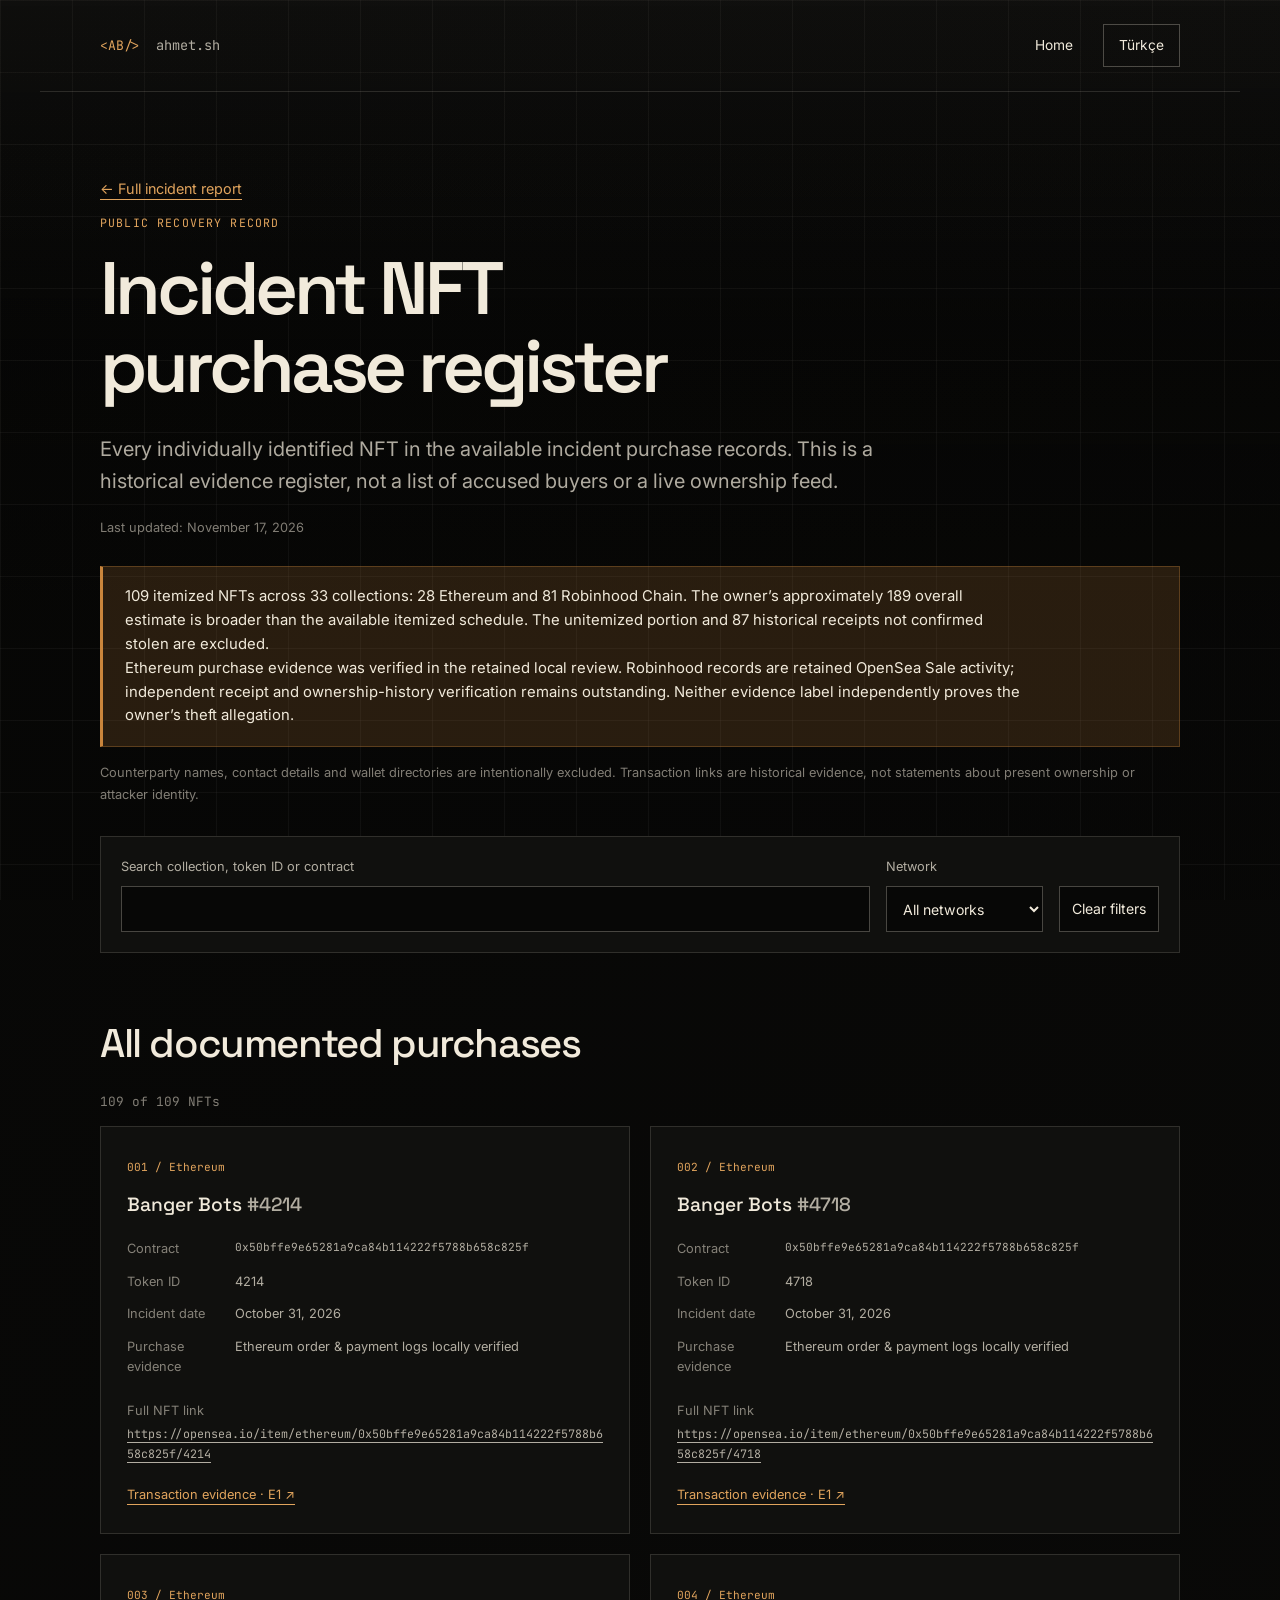
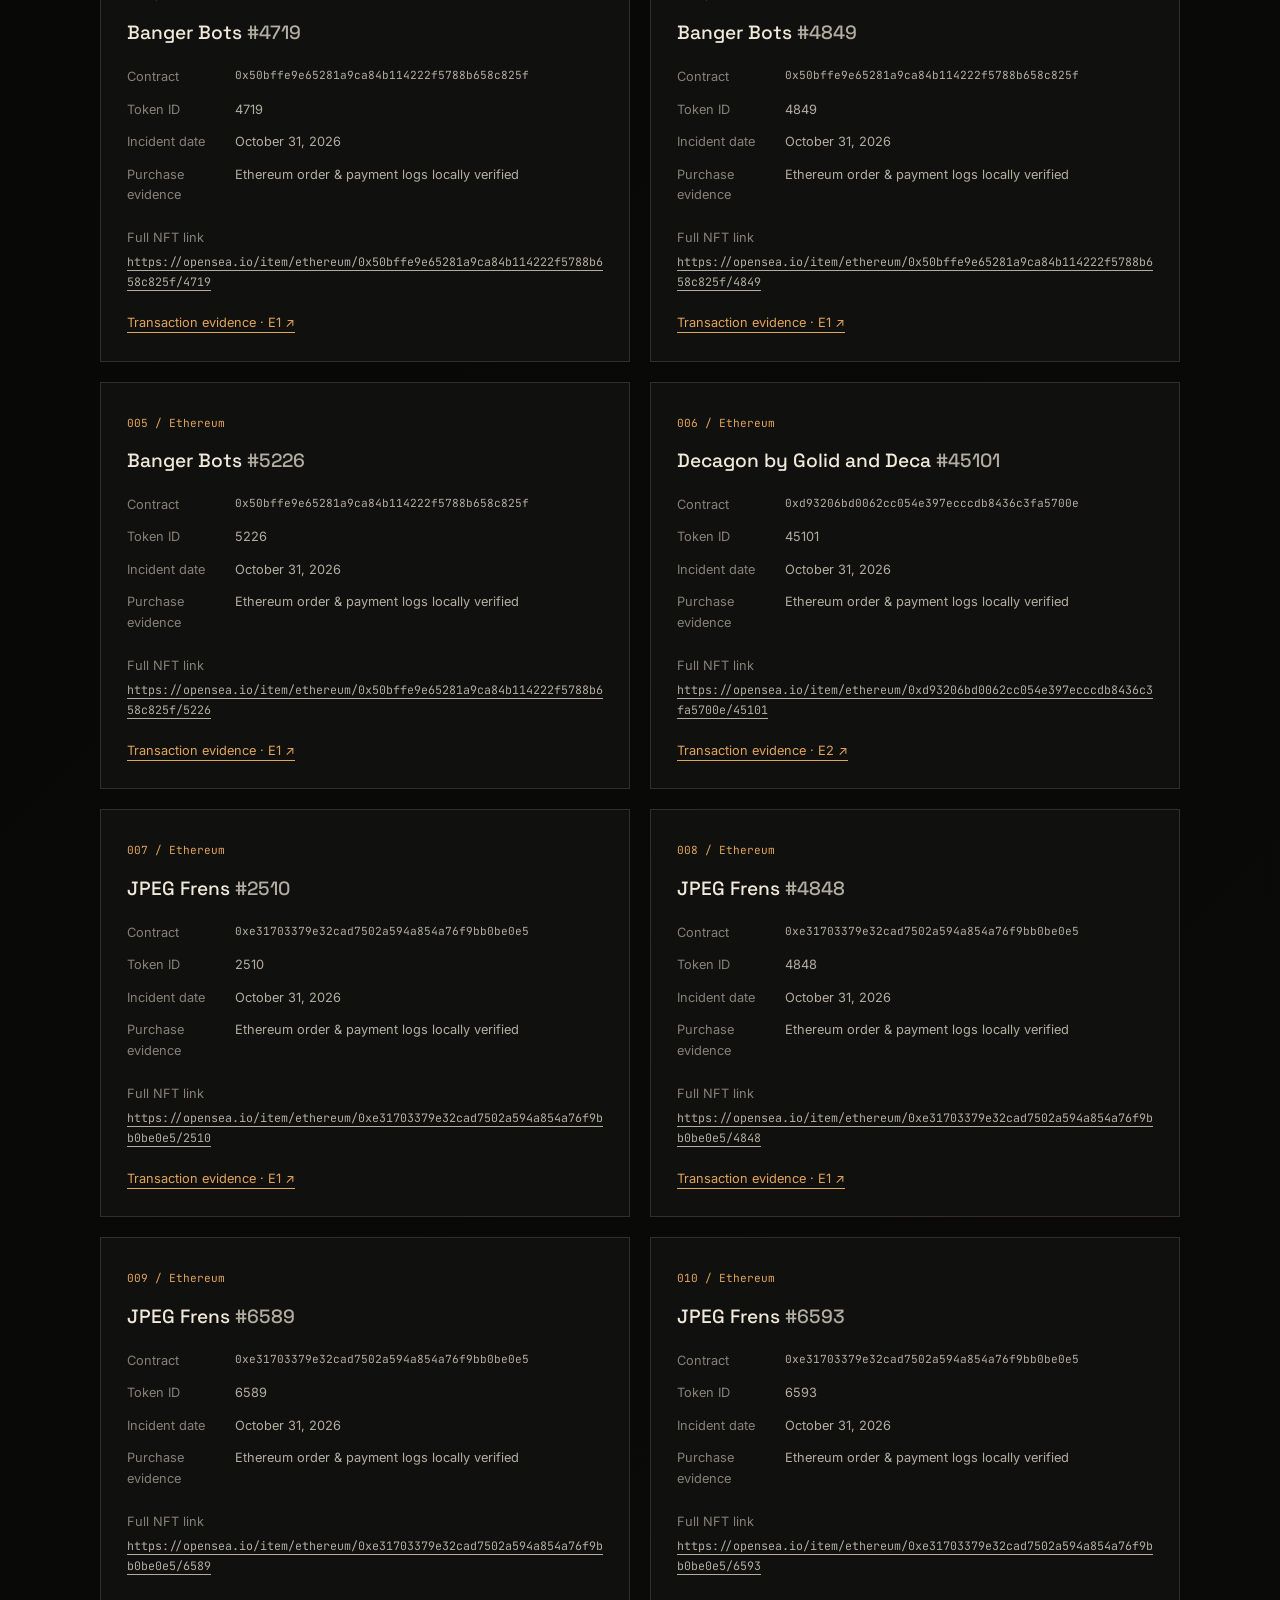
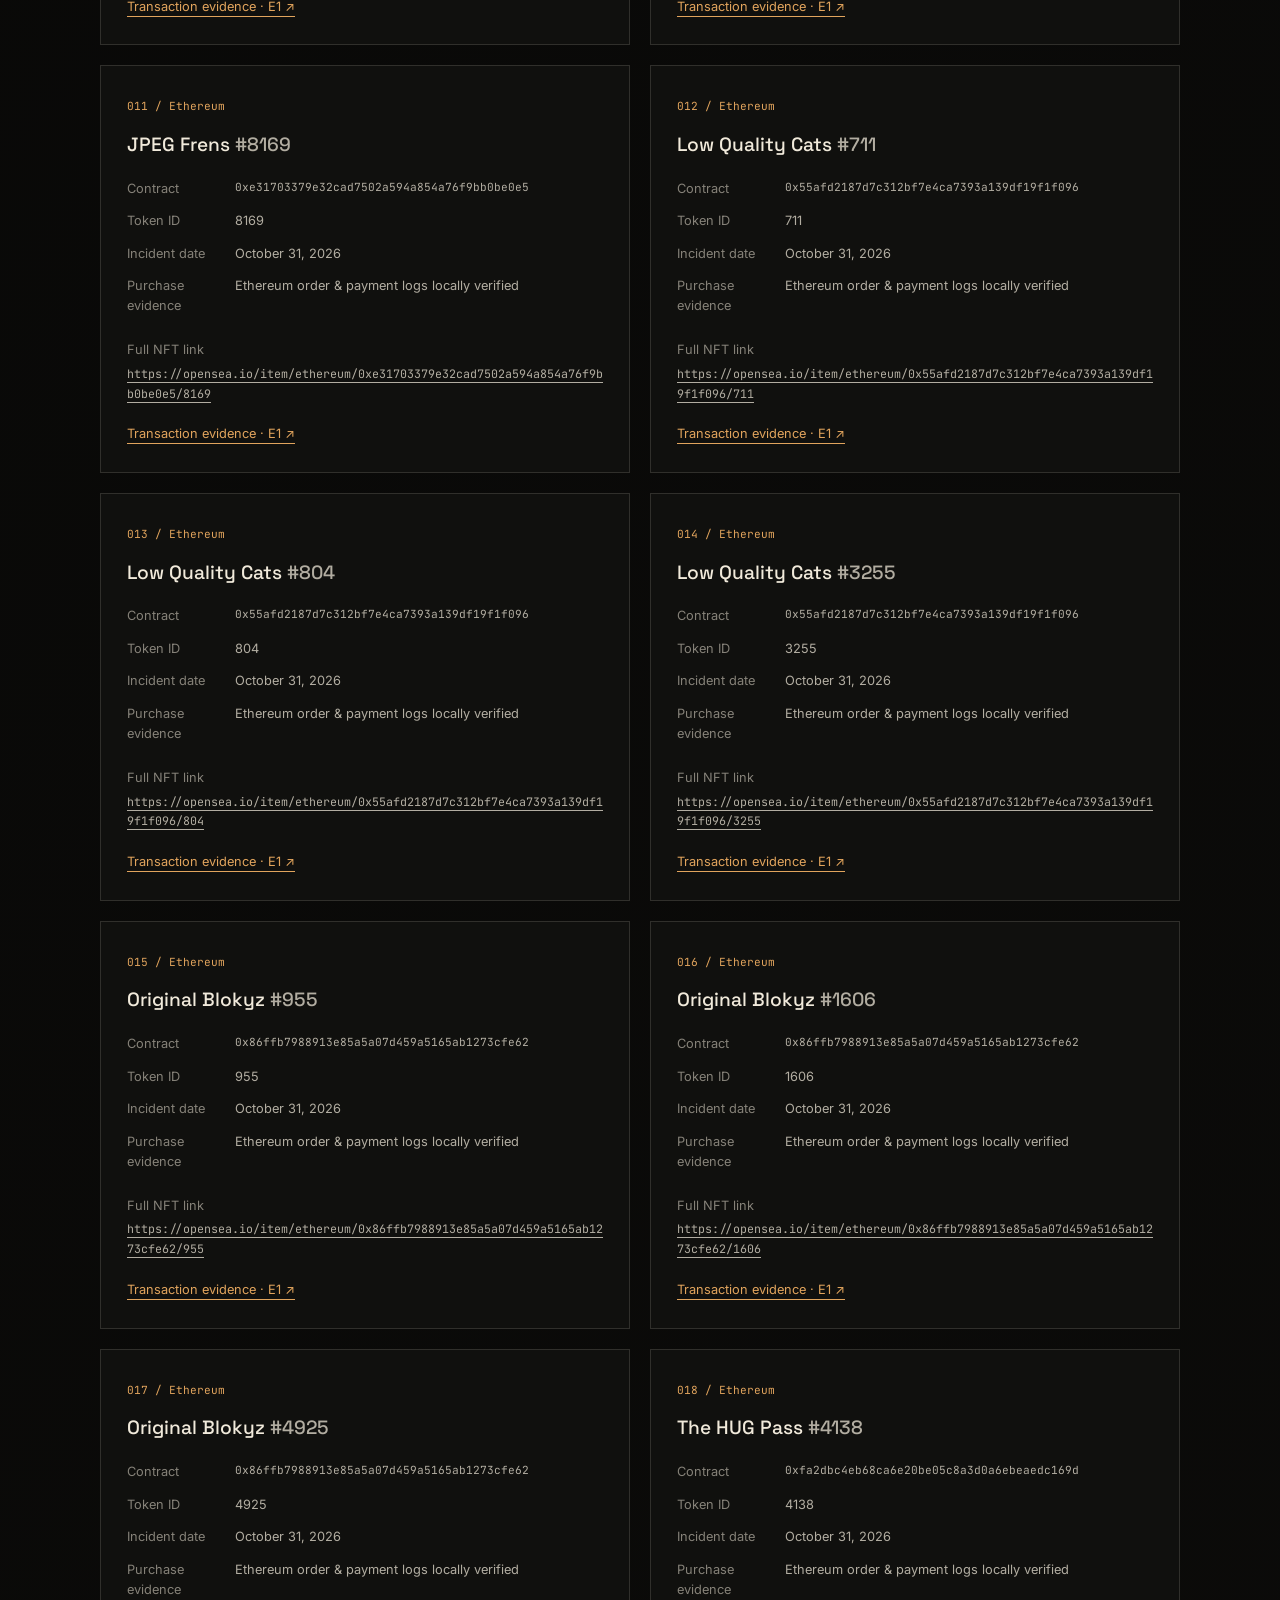
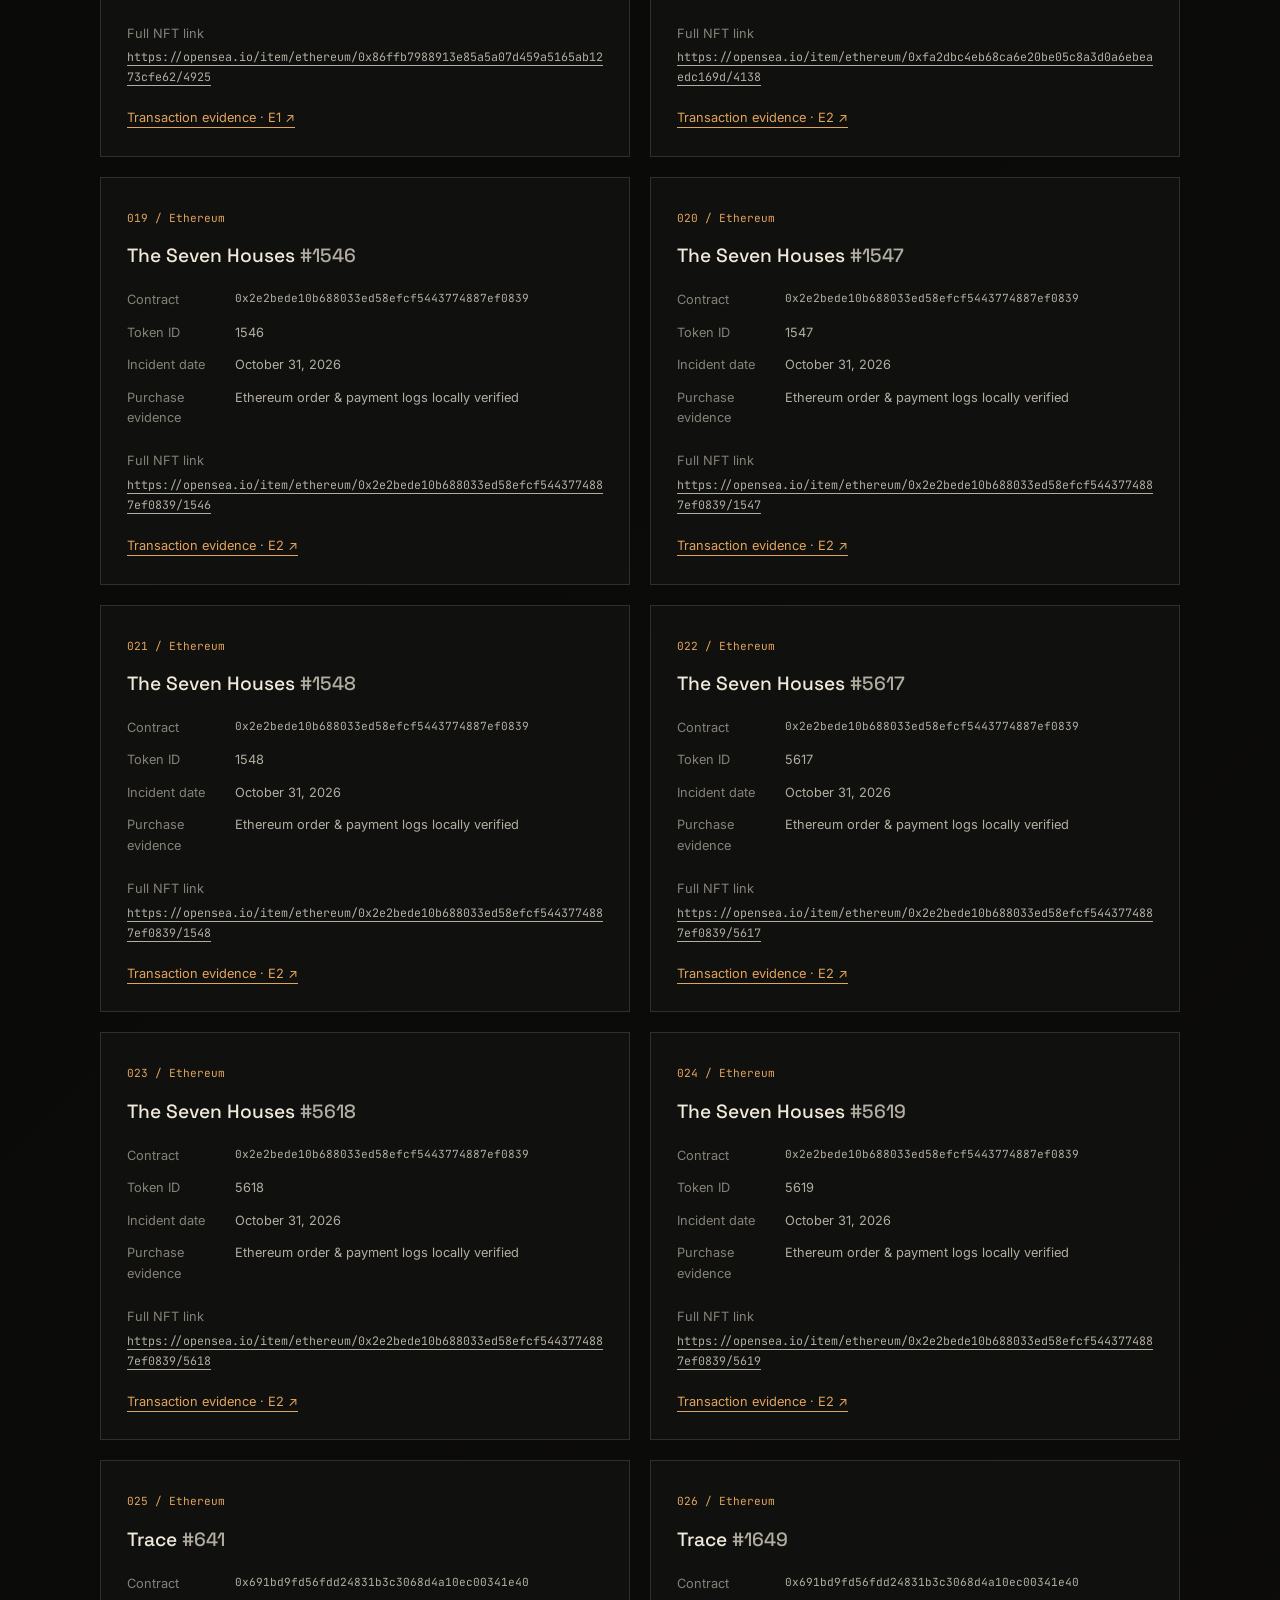
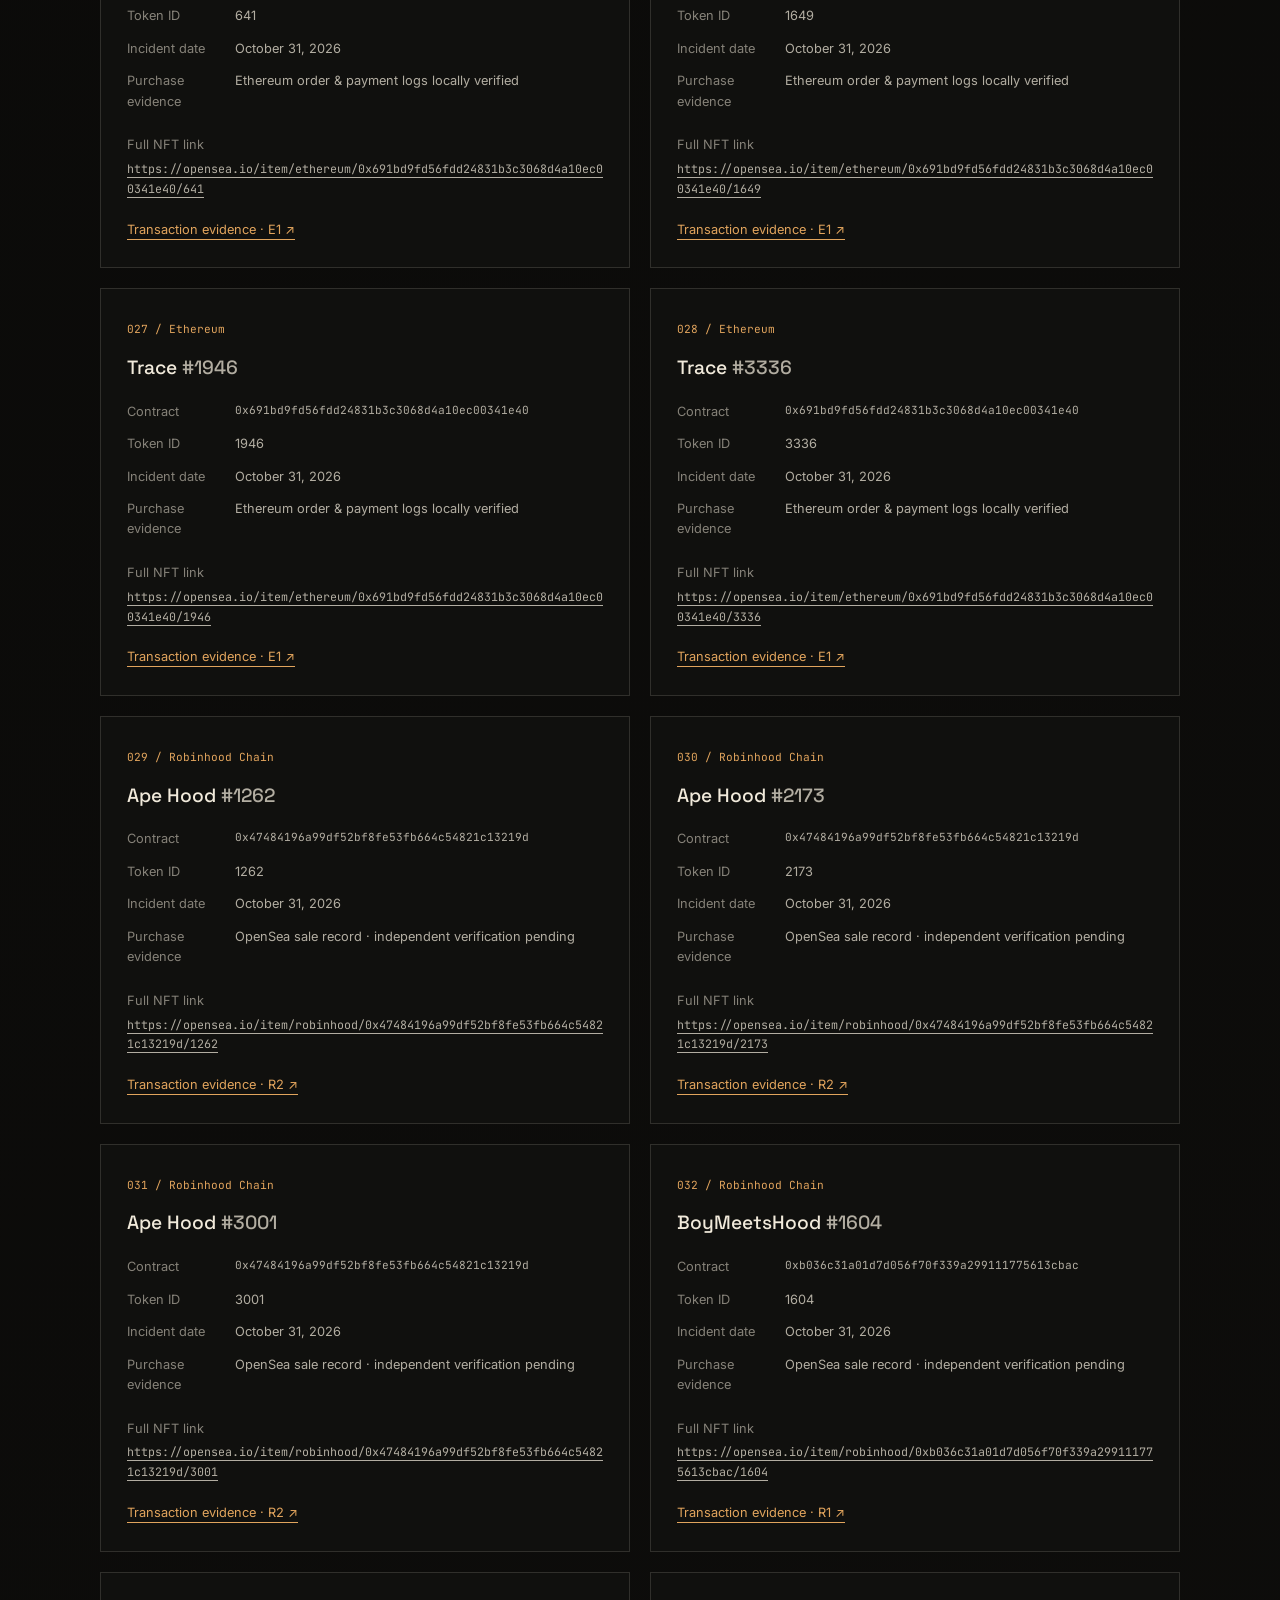
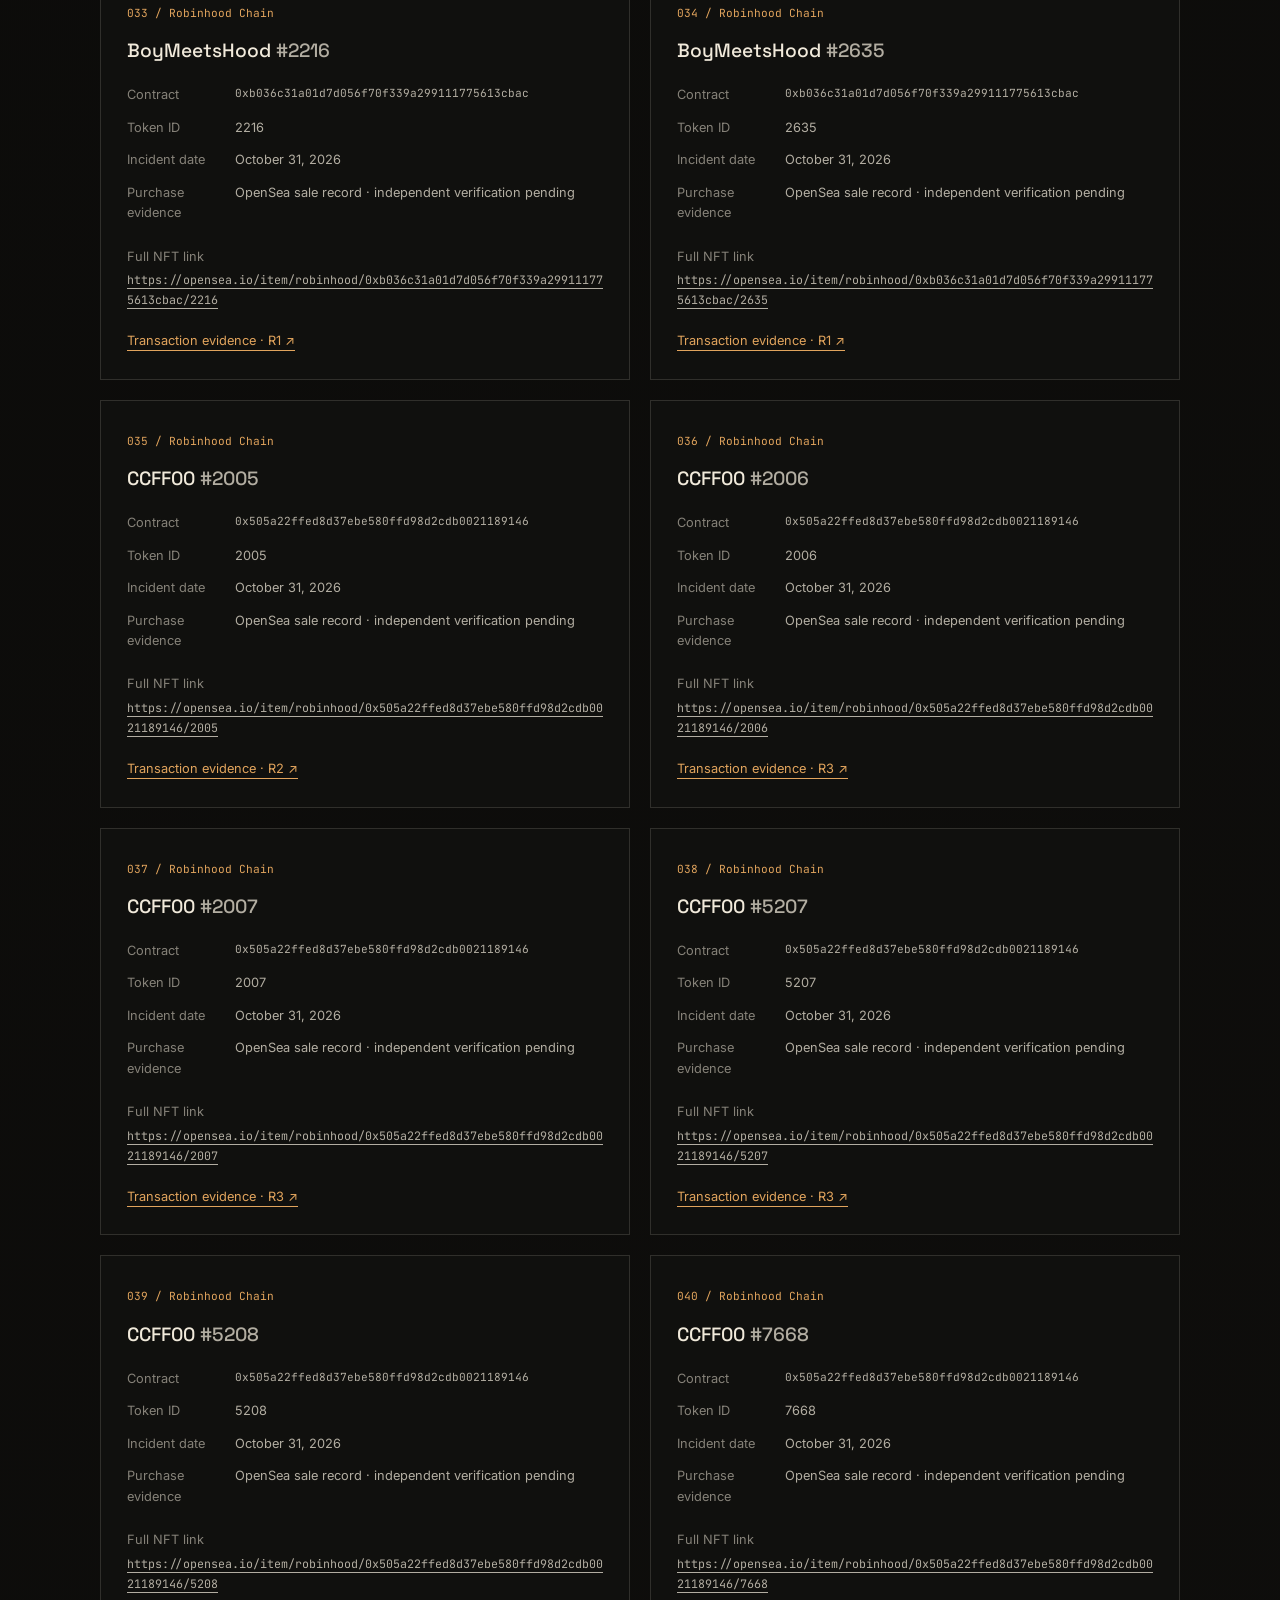
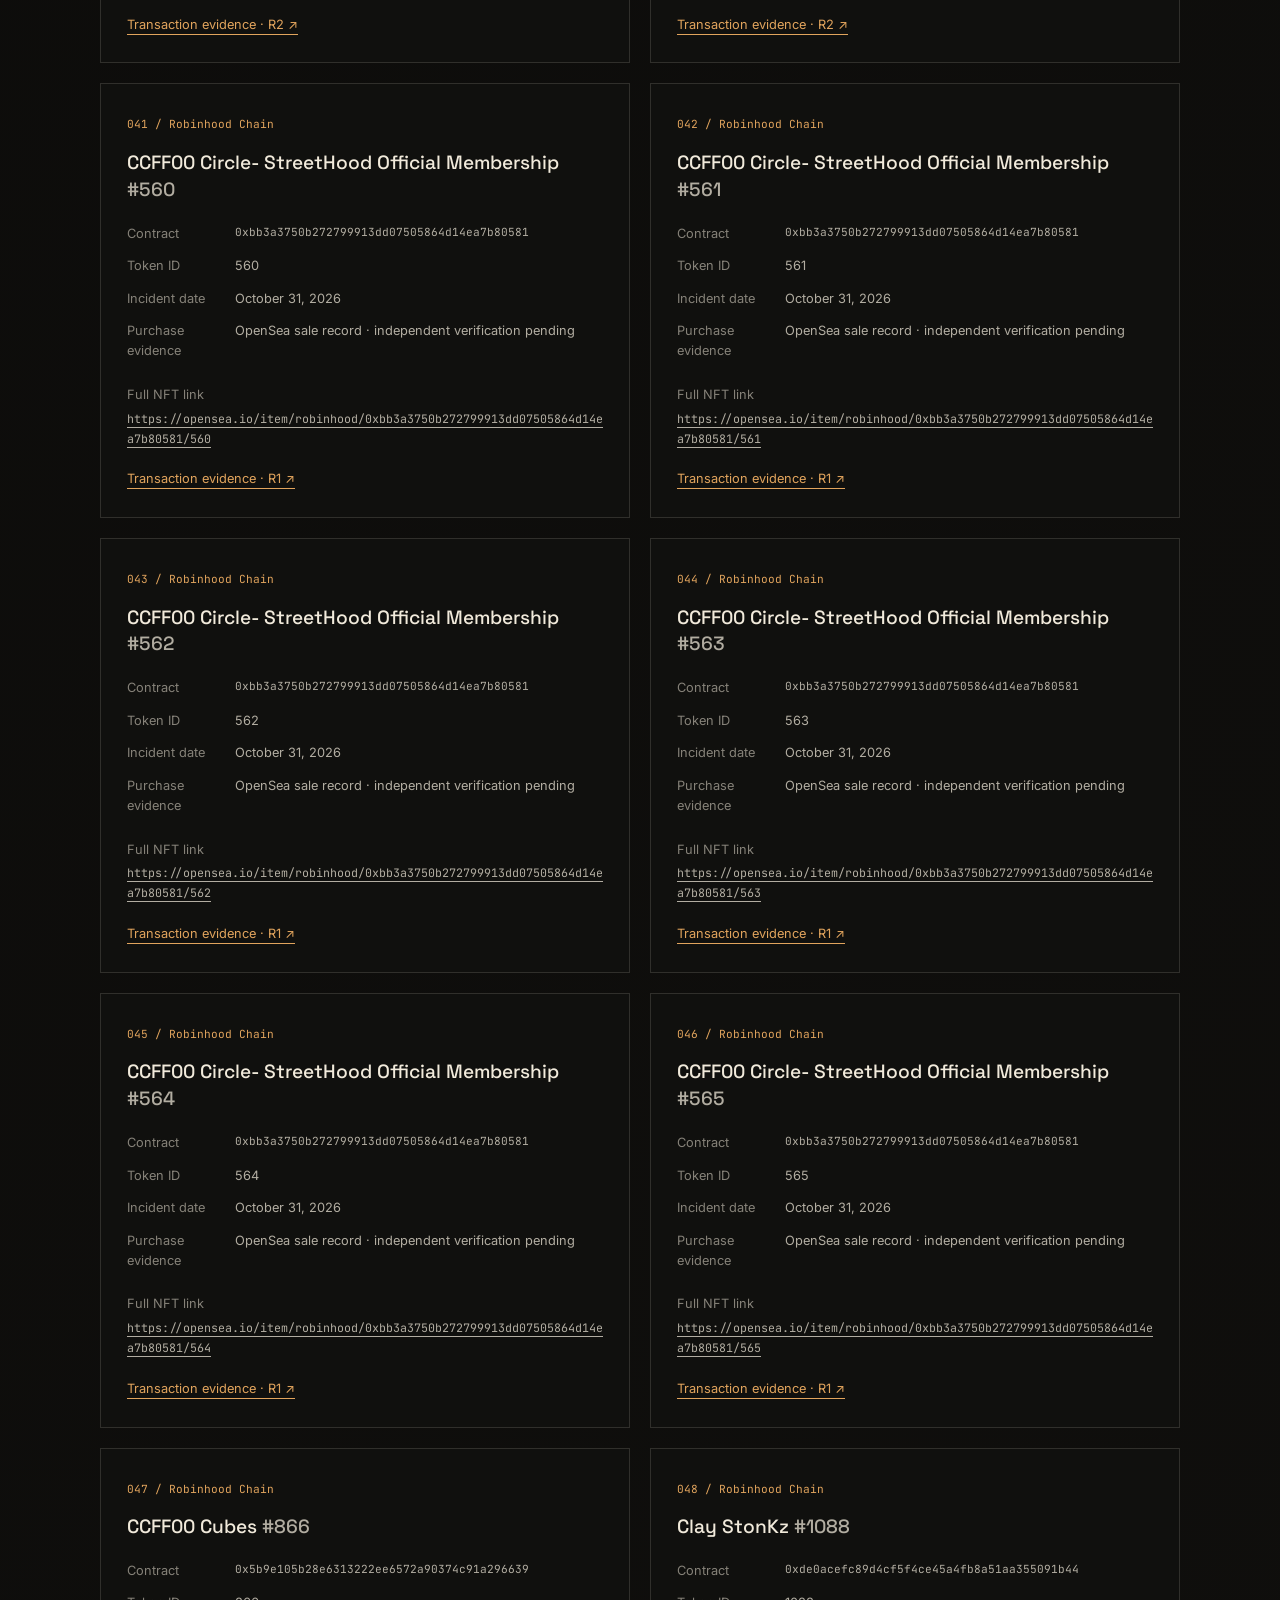
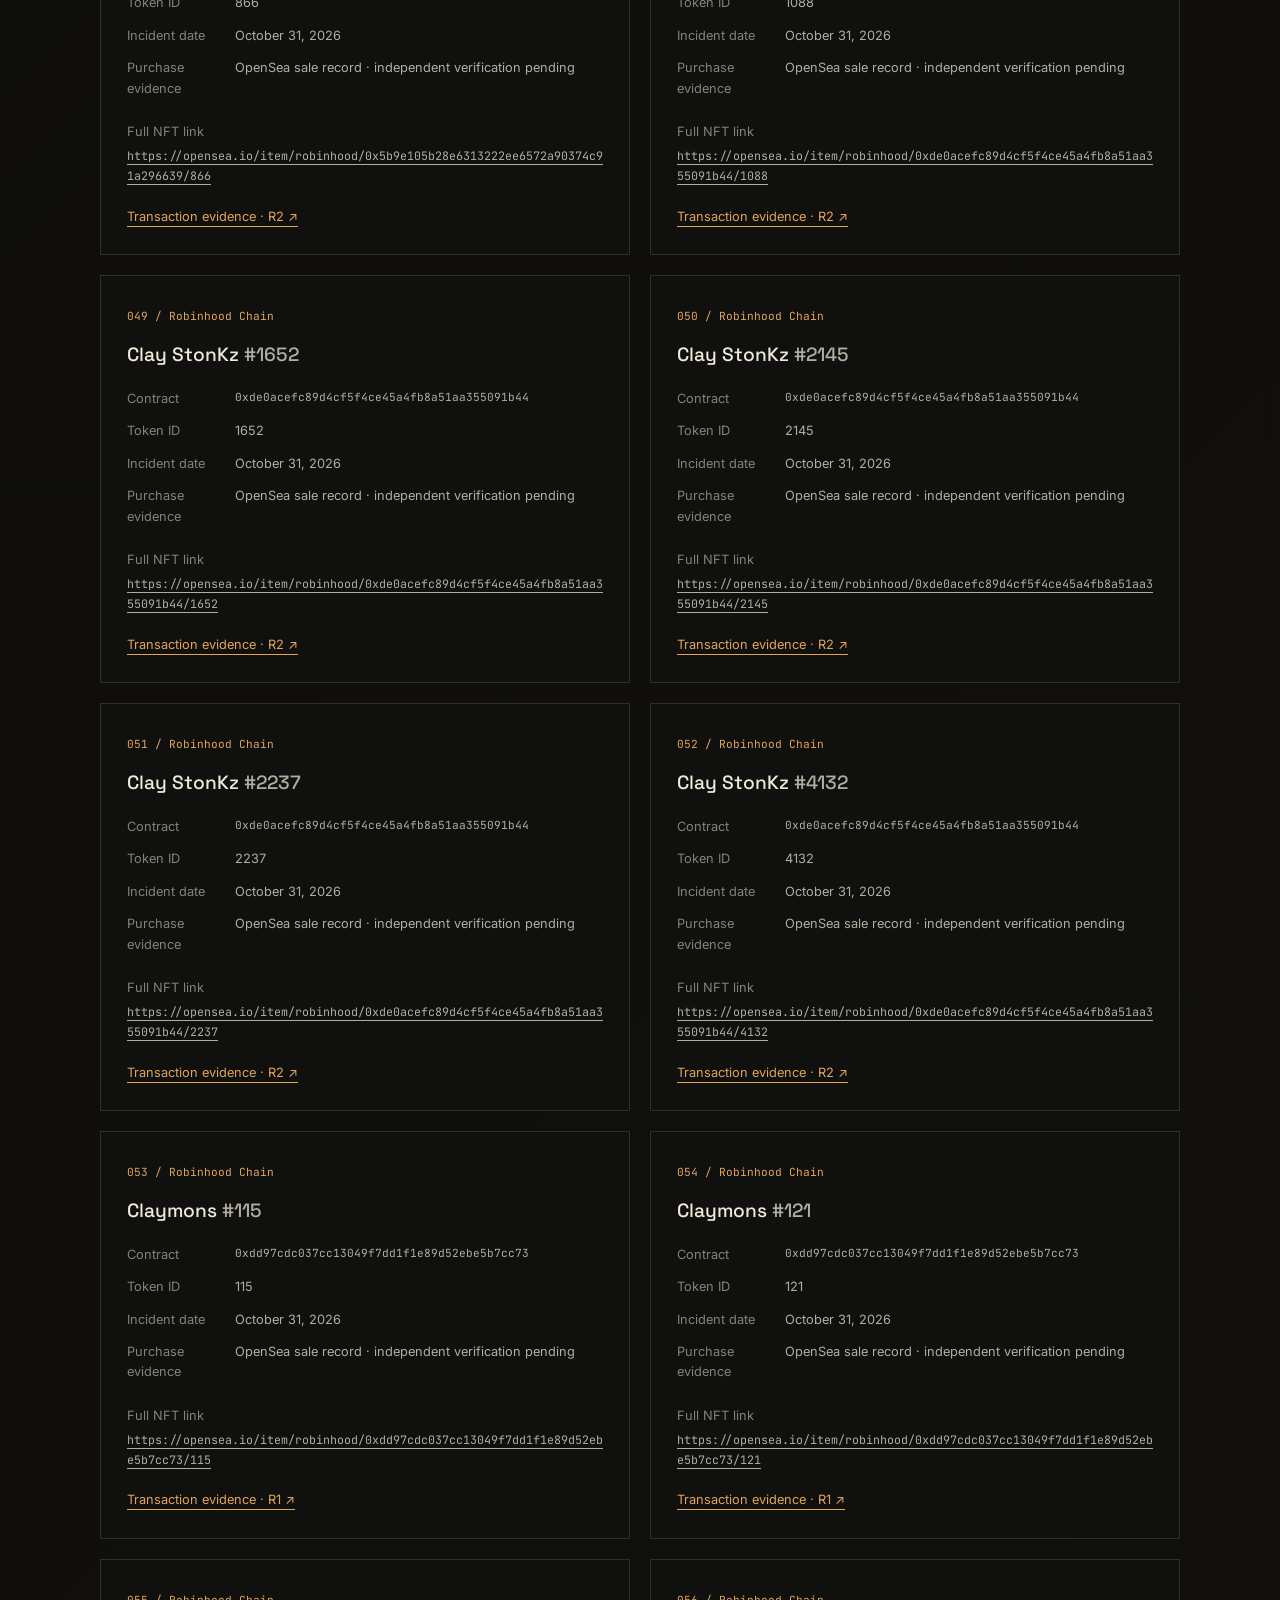
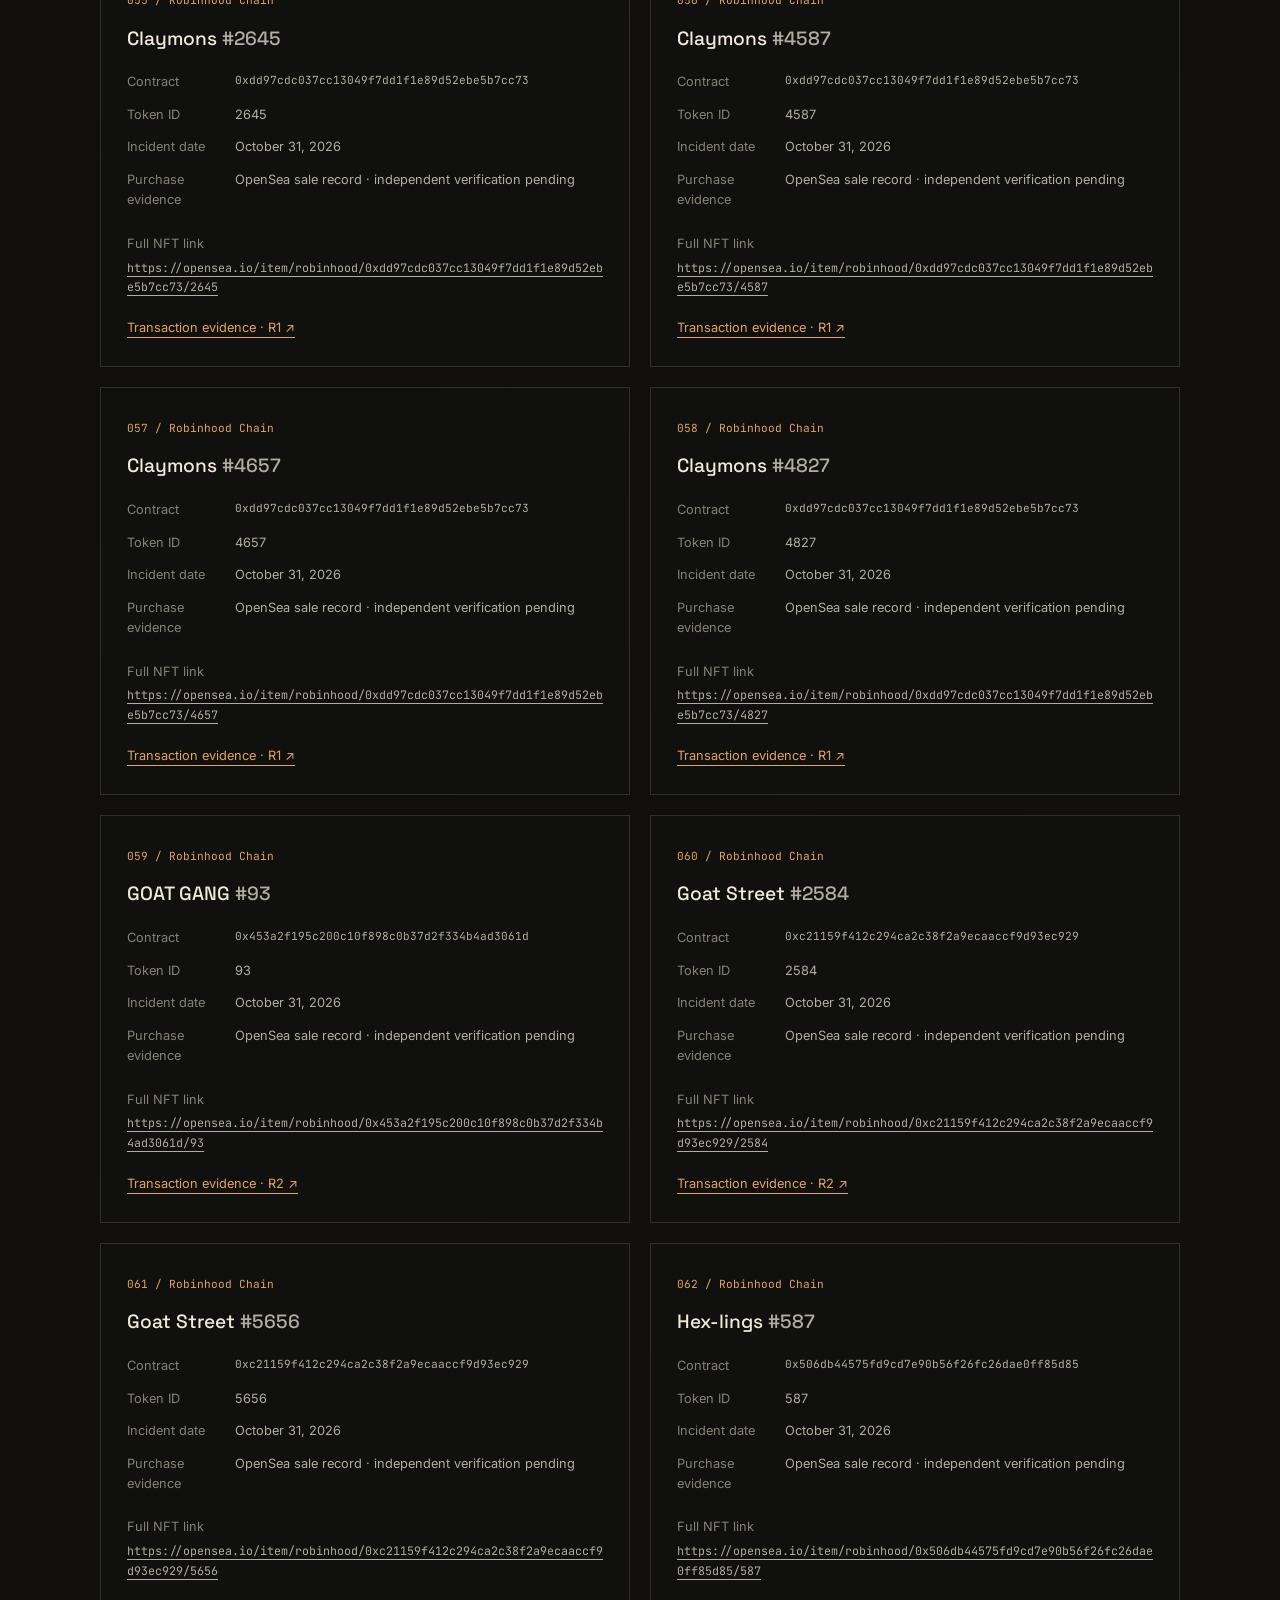
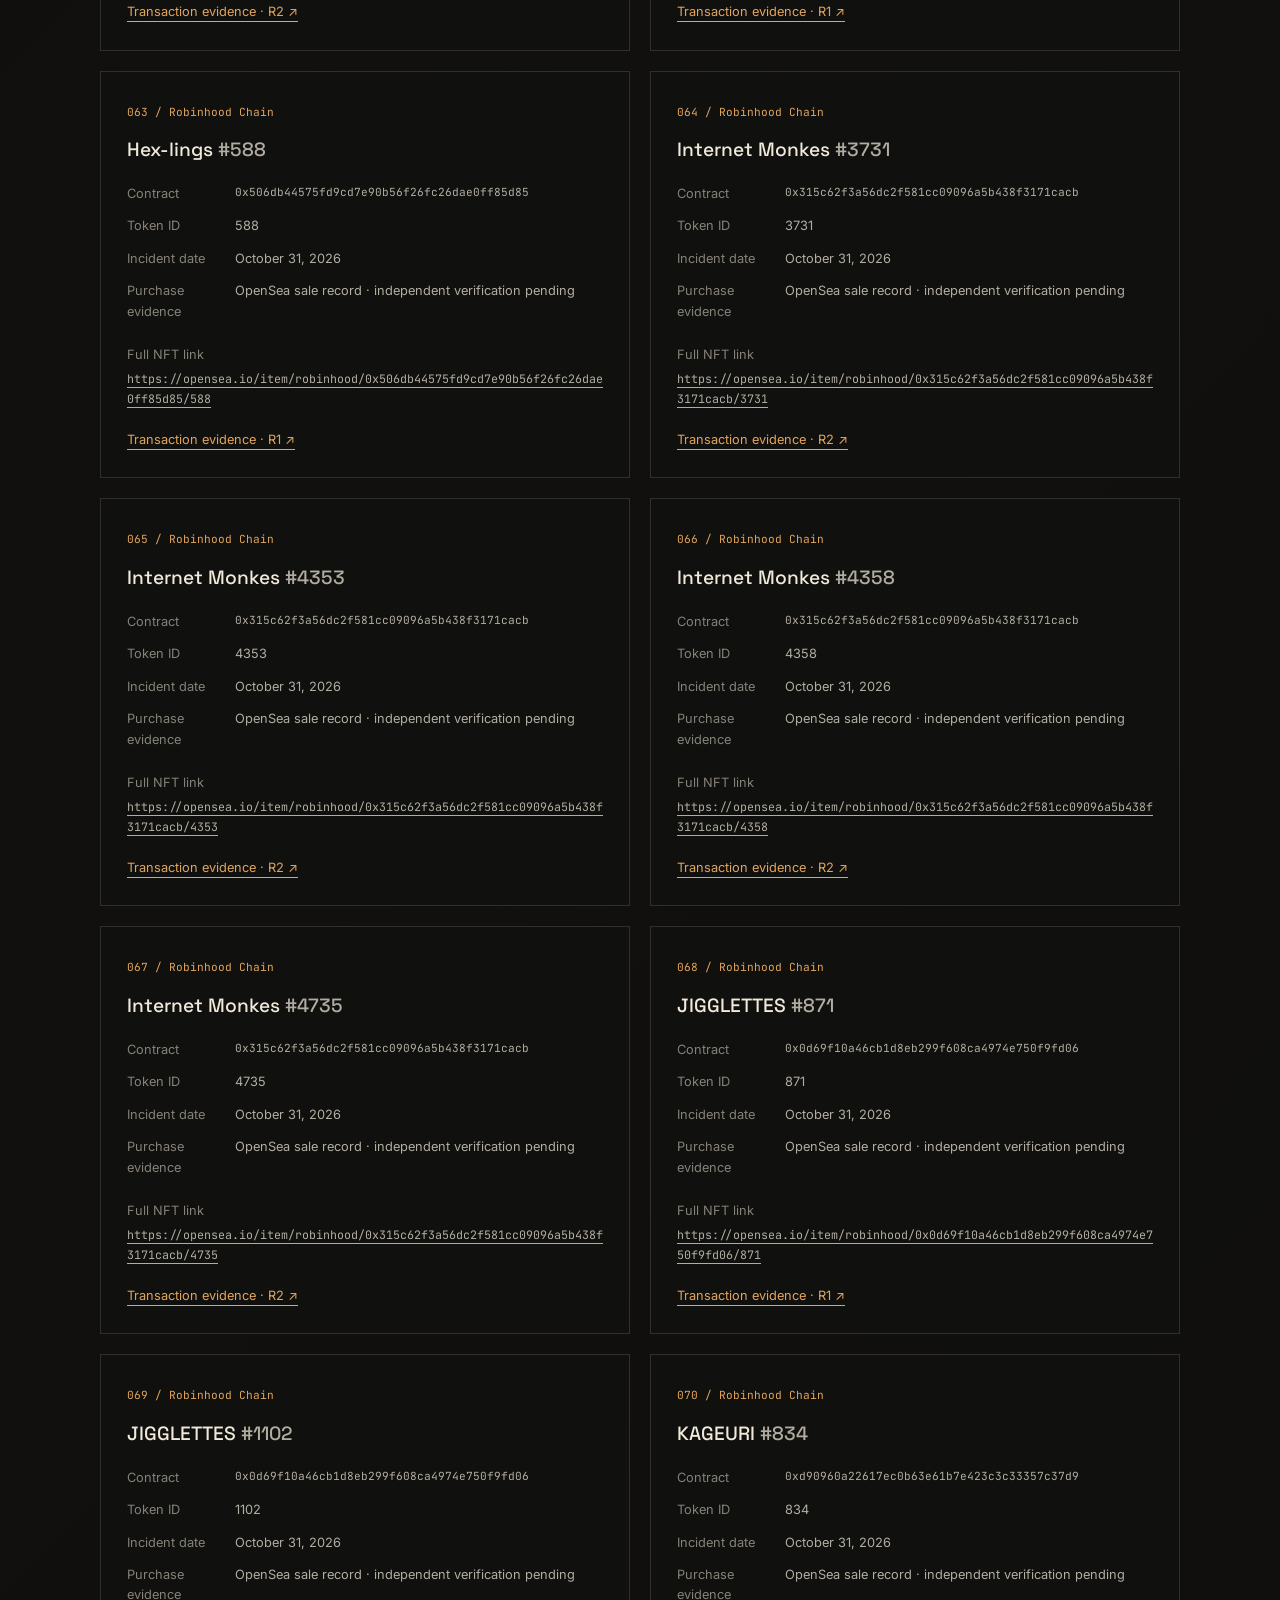
<file: wallet-incident/nfts/index.html>
<!DOCTYPE html>
<html lang="en">
<head>
  <meta charset="UTF-8">
  <meta name="viewport" content="width=device-width, initial-scale=1.0">
  <meta name="referrer" content="strict-origin-when-cross-origin">
  <title>Incident NFT purchase register — ahmet.sh</title>
  <meta name="description" content="All 109 individually documented incident NFTs, with collection, chain, token IDs, public asset links and qualified purchase evidence.">
  <link rel="canonical" href="https://ahmet.sh/wallet-incident/nfts/">
  <meta property="og:type" content="website">
  <meta property="og:title" content="Incident NFT purchase register — ahmet.sh">
  <meta property="og:description" content="All 109 individually documented incident NFTs, with collection, chain, token IDs, public asset links and qualified purchase evidence.">
  <meta property="og:url" content="https://ahmet.sh/wallet-incident/nfts/">
  <meta property="og:site_name" content="ahmet.sh">
  <meta property="og:image" content="https://ahmet.sh/wallet-incident/assets/suited-ape-1648-v1.png">
  <meta property="og:image:alt" content="Suited Ape Society #1648">
  <meta name="twitter:card" content="summary_large_image">
  <meta name="twitter:title" content="Incident NFT purchase register — ahmet.sh">
  <meta name="twitter:description" content="All 109 individually documented incident NFTs, with collection, chain, token IDs, public asset links and qualified purchase evidence.">
  <meta name="twitter:image" content="https://ahmet.sh/wallet-incident/assets/suited-ape-1648-v1.png">
  <link rel="icon" type="image/png" sizes="32x32" href="/favicon-32x32.png">
  <link rel="preconnect" href="https://fonts.googleapis.com">
  <link rel="preconnect" href="https://fonts.gstatic.com" crossorigin>
  <link href="https://fonts.googleapis.com/css2?family=Inter:wght@400;500;600;700&amp;family=Space+Grotesk:wght@400;500;600;700&amp;family=JetBrains+Mono:wght@400;500&amp;display=swap" rel="stylesheet">
  <link rel="stylesheet" href="/style.css?v=20260825">
  <link rel="stylesheet" href="/wallet-incident/incident-v2.css">
</head>
<body class="incident-page inventory-page" data-page="inventory">
<a class="incident-skip" href="#incident-main" data-copy="skip">Skip to incident summary</a>
<header class="incident-nav"><a class="incident-brand" href="/" data-copy-aria="homeLabel" aria-label="ahmet.sh home"><span class="brand-mark">&lt;AB/&gt;</span><span>ahmet.sh</span></a><nav data-copy-aria="navLabel" aria-label="Page navigation"><a href="/" data-copy="home">Home</a><button id="incident-language" type="button" aria-label="Switch to Turkish">Türkçe</button></nav></header>
<main id="incident-main" class="incident-content">
<a class="incident-link" href="/wallet-incident/" data-copy="backReport">← Full incident report</a>
<header class="incident-hero"><p data-copy="eyebrow" class="incident-eyebrow">Public recovery record</p><h1 data-copy="inventoryTitle">Incident NFT purchase register</h1><p data-copy="inventoryLead" class="incident-lead">Every individually identified NFT in the available incident purchase records. This is a historical evidence register, not a list of accused buyers or a live ownership feed.</p><p class="incident-updated"><span data-copy="updated">Last updated</span>: <time datetime="2026-11-17" data-date>17 November 2026</time></p></header>
<aside class="incident-notice"><p data-copy="inventoryScope">109 itemized NFTs across 33 collections: 28 Ethereum and 81 Robinhood Chain. The owner’s approximately 189 overall estimate is broader than the available itemized schedule. The unitemized portion and 87 historical receipts not confirmed stolen are excluded.</p><p data-copy="purchaseCaution">Ethereum purchase evidence was verified in the retained local review. Robinhood records are retained OpenSea Sale activity; independent receipt and ownership-history verification remains outstanding. Neither evidence label independently proves the owner’s theft allegation.</p></aside>
<p data-copy="noCounterparty" class="incident-caption">Counterparty names, contact details and wallet directories are intentionally excluded. Transaction links are historical evidence, not statements about present ownership or attacker identity.</p>
<form class="register-filters" id="register-filters" hidden role="search"><div><label for="nft-search" data-copy="searchLabel">Search collection, token ID or contract</label><input type="search" id="nft-search" autocomplete="off" maxlength="200"></div><div><label for="nft-chain" data-copy="chainLabel">Network</label><select id="nft-chain"><option value="" data-copy="allChains">All networks</option><option value="ethereum">Ethereum</option><option value="robinhood">Robinhood Chain</option></select></div><button type="reset" data-copy="reset">Clear filters</button></form>
<noscript><p data-copy="noscript">All 109 records are shown below. Search and language switching require JavaScript.</p></noscript>
<section class="incident-section" aria-labelledby="records-heading"><h2 data-copy="recordsHeading" id="records-heading">All documented purchases</h2><p id="nft-result-count" role="status" aria-live="polite" aria-atomic="true">109 of 109 NFTs</p><p id="nft-empty" data-copy="empty" hidden>No NFTs match these filters. Try another collection, token ID or network.</p><div class="nft-grid"><article class="nft-record" data-chain="ethereum" data-collection="Banger Bots" data-token-id="4214" data-contract="0x50bffe9e65281a9ca84b114222f5788b658c825f" id="nft-1">
<header><span class="record-number">001 / Ethereum</span><h3>Banger Bots <span>#4214</span></h3></header>
<dl><div><dt data-copy="contractLabel">Contract</dt><dd class="contract-value">0x50bffe9e65281a9ca84b114222f5788b658c825f</dd></div><div><dt data-copy="tokenLabel">Token ID</dt><dd>4214</dd></div><div><dt data-copy="incidentLabel">Incident date</dt><dd><time datetime="2026-10-31" data-date>31 October 2026</time></dd></div><div><dt data-copy="evidenceLabelShort">Purchase evidence</dt><dd data-copy="verifiedEthereumSale">Ethereum order &amp; payment logs locally verified</dd></div></dl>
<p data-copy="assetLabel" class="incident-caption">Full NFT link</p><a class="asset-url" href="https://opensea.io/item/ethereum/0x50bffe9e65281a9ca84b114222f5788b658c825f/4214" target="_blank" rel="noopener noreferrer">https://opensea.io/item/ethereum/0x50bffe9e65281a9ca84b114222f5788b658c825f/4214</a>
<a class="incident-link" href="https://etherscan.io/tx/0x8ffc334c5b07bcd4b127fd4d7a25c79f557e49cc9f5f2e2d1b79ccc820fe7f03" target="_blank" rel="noopener noreferrer"><span data-copy="viewEvidence">Transaction evidence</span> · E1 ↗</a>
</article>
<article class="nft-record" data-chain="ethereum" data-collection="Banger Bots" data-token-id="4718" data-contract="0x50bffe9e65281a9ca84b114222f5788b658c825f" id="nft-2">
<header><span class="record-number">002 / Ethereum</span><h3>Banger Bots <span>#4718</span></h3></header>
<dl><div><dt data-copy="contractLabel">Contract</dt><dd class="contract-value">0x50bffe9e65281a9ca84b114222f5788b658c825f</dd></div><div><dt data-copy="tokenLabel">Token ID</dt><dd>4718</dd></div><div><dt data-copy="incidentLabel">Incident date</dt><dd><time datetime="2026-10-31" data-date>31 October 2026</time></dd></div><div><dt data-copy="evidenceLabelShort">Purchase evidence</dt><dd data-copy="verifiedEthereumSale">Ethereum order &amp; payment logs locally verified</dd></div></dl>
<p data-copy="assetLabel" class="incident-caption">Full NFT link</p><a class="asset-url" href="https://opensea.io/item/ethereum/0x50bffe9e65281a9ca84b114222f5788b658c825f/4718" target="_blank" rel="noopener noreferrer">https://opensea.io/item/ethereum/0x50bffe9e65281a9ca84b114222f5788b658c825f/4718</a>
<a class="incident-link" href="https://etherscan.io/tx/0x8ffc334c5b07bcd4b127fd4d7a25c79f557e49cc9f5f2e2d1b79ccc820fe7f03" target="_blank" rel="noopener noreferrer"><span data-copy="viewEvidence">Transaction evidence</span> · E1 ↗</a>
</article>
<article class="nft-record" data-chain="ethereum" data-collection="Banger Bots" data-token-id="4719" data-contract="0x50bffe9e65281a9ca84b114222f5788b658c825f" id="nft-3">
<header><span class="record-number">003 / Ethereum</span><h3>Banger Bots <span>#4719</span></h3></header>
<dl><div><dt data-copy="contractLabel">Contract</dt><dd class="contract-value">0x50bffe9e65281a9ca84b114222f5788b658c825f</dd></div><div><dt data-copy="tokenLabel">Token ID</dt><dd>4719</dd></div><div><dt data-copy="incidentLabel">Incident date</dt><dd><time datetime="2026-10-31" data-date>31 October 2026</time></dd></div><div><dt data-copy="evidenceLabelShort">Purchase evidence</dt><dd data-copy="verifiedEthereumSale">Ethereum order &amp; payment logs locally verified</dd></div></dl>
<p data-copy="assetLabel" class="incident-caption">Full NFT link</p><a class="asset-url" href="https://opensea.io/item/ethereum/0x50bffe9e65281a9ca84b114222f5788b658c825f/4719" target="_blank" rel="noopener noreferrer">https://opensea.io/item/ethereum/0x50bffe9e65281a9ca84b114222f5788b658c825f/4719</a>
<a class="incident-link" href="https://etherscan.io/tx/0x8ffc334c5b07bcd4b127fd4d7a25c79f557e49cc9f5f2e2d1b79ccc820fe7f03" target="_blank" rel="noopener noreferrer"><span data-copy="viewEvidence">Transaction evidence</span> · E1 ↗</a>
</article>
<article class="nft-record" data-chain="ethereum" data-collection="Banger Bots" data-token-id="4849" data-contract="0x50bffe9e65281a9ca84b114222f5788b658c825f" id="nft-4">
<header><span class="record-number">004 / Ethereum</span><h3>Banger Bots <span>#4849</span></h3></header>
<dl><div><dt data-copy="contractLabel">Contract</dt><dd class="contract-value">0x50bffe9e65281a9ca84b114222f5788b658c825f</dd></div><div><dt data-copy="tokenLabel">Token ID</dt><dd>4849</dd></div><div><dt data-copy="incidentLabel">Incident date</dt><dd><time datetime="2026-10-31" data-date>31 October 2026</time></dd></div><div><dt data-copy="evidenceLabelShort">Purchase evidence</dt><dd data-copy="verifiedEthereumSale">Ethereum order &amp; payment logs locally verified</dd></div></dl>
<p data-copy="assetLabel" class="incident-caption">Full NFT link</p><a class="asset-url" href="https://opensea.io/item/ethereum/0x50bffe9e65281a9ca84b114222f5788b658c825f/4849" target="_blank" rel="noopener noreferrer">https://opensea.io/item/ethereum/0x50bffe9e65281a9ca84b114222f5788b658c825f/4849</a>
<a class="incident-link" href="https://etherscan.io/tx/0x8ffc334c5b07bcd4b127fd4d7a25c79f557e49cc9f5f2e2d1b79ccc820fe7f03" target="_blank" rel="noopener noreferrer"><span data-copy="viewEvidence">Transaction evidence</span> · E1 ↗</a>
</article>
<article class="nft-record" data-chain="ethereum" data-collection="Banger Bots" data-token-id="5226" data-contract="0x50bffe9e65281a9ca84b114222f5788b658c825f" id="nft-5">
<header><span class="record-number">005 / Ethereum</span><h3>Banger Bots <span>#5226</span></h3></header>
<dl><div><dt data-copy="contractLabel">Contract</dt><dd class="contract-value">0x50bffe9e65281a9ca84b114222f5788b658c825f</dd></div><div><dt data-copy="tokenLabel">Token ID</dt><dd>5226</dd></div><div><dt data-copy="incidentLabel">Incident date</dt><dd><time datetime="2026-10-31" data-date>31 October 2026</time></dd></div><div><dt data-copy="evidenceLabelShort">Purchase evidence</dt><dd data-copy="verifiedEthereumSale">Ethereum order &amp; payment logs locally verified</dd></div></dl>
<p data-copy="assetLabel" class="incident-caption">Full NFT link</p><a class="asset-url" href="https://opensea.io/item/ethereum/0x50bffe9e65281a9ca84b114222f5788b658c825f/5226" target="_blank" rel="noopener noreferrer">https://opensea.io/item/ethereum/0x50bffe9e65281a9ca84b114222f5788b658c825f/5226</a>
<a class="incident-link" href="https://etherscan.io/tx/0x8ffc334c5b07bcd4b127fd4d7a25c79f557e49cc9f5f2e2d1b79ccc820fe7f03" target="_blank" rel="noopener noreferrer"><span data-copy="viewEvidence">Transaction evidence</span> · E1 ↗</a>
</article>
<article class="nft-record" data-chain="ethereum" data-collection="Decagon by Golid and Deca" data-token-id="45101" data-contract="0xd93206bd0062cc054e397ecccdb8436c3fa5700e" id="nft-6">
<header><span class="record-number">006 / Ethereum</span><h3>Decagon by Golid and Deca <span>#45101</span></h3></header>
<dl><div><dt data-copy="contractLabel">Contract</dt><dd class="contract-value">0xd93206bd0062cc054e397ecccdb8436c3fa5700e</dd></div><div><dt data-copy="tokenLabel">Token ID</dt><dd>45101</dd></div><div><dt data-copy="incidentLabel">Incident date</dt><dd><time datetime="2026-10-31" data-date>31 October 2026</time></dd></div><div><dt data-copy="evidenceLabelShort">Purchase evidence</dt><dd data-copy="verifiedEthereumSale">Ethereum order &amp; payment logs locally verified</dd></div></dl>
<p data-copy="assetLabel" class="incident-caption">Full NFT link</p><a class="asset-url" href="https://opensea.io/item/ethereum/0xd93206bd0062cc054e397ecccdb8436c3fa5700e/45101" target="_blank" rel="noopener noreferrer">https://opensea.io/item/ethereum/0xd93206bd0062cc054e397ecccdb8436c3fa5700e/45101</a>
<a class="incident-link" href="https://etherscan.io/tx/0x2616cc8b1b136e72361d7e2bee7ccf0b76fb44ccf1d9f12d2e3cba2f03d67756" target="_blank" rel="noopener noreferrer"><span data-copy="viewEvidence">Transaction evidence</span> · E2 ↗</a>
</article>
<article class="nft-record" data-chain="ethereum" data-collection="JPEG Frens" data-token-id="2510" data-contract="0xe31703379e32cad7502a594a854a76f9bb0be0e5" id="nft-7">
<header><span class="record-number">007 / Ethereum</span><h3>JPEG Frens <span>#2510</span></h3></header>
<dl><div><dt data-copy="contractLabel">Contract</dt><dd class="contract-value">0xe31703379e32cad7502a594a854a76f9bb0be0e5</dd></div><div><dt data-copy="tokenLabel">Token ID</dt><dd>2510</dd></div><div><dt data-copy="incidentLabel">Incident date</dt><dd><time datetime="2026-10-31" data-date>31 October 2026</time></dd></div><div><dt data-copy="evidenceLabelShort">Purchase evidence</dt><dd data-copy="verifiedEthereumSale">Ethereum order &amp; payment logs locally verified</dd></div></dl>
<p data-copy="assetLabel" class="incident-caption">Full NFT link</p><a class="asset-url" href="https://opensea.io/item/ethereum/0xe31703379e32cad7502a594a854a76f9bb0be0e5/2510" target="_blank" rel="noopener noreferrer">https://opensea.io/item/ethereum/0xe31703379e32cad7502a594a854a76f9bb0be0e5/2510</a>
<a class="incident-link" href="https://etherscan.io/tx/0x8ffc334c5b07bcd4b127fd4d7a25c79f557e49cc9f5f2e2d1b79ccc820fe7f03" target="_blank" rel="noopener noreferrer"><span data-copy="viewEvidence">Transaction evidence</span> · E1 ↗</a>
</article>
<article class="nft-record" data-chain="ethereum" data-collection="JPEG Frens" data-token-id="4848" data-contract="0xe31703379e32cad7502a594a854a76f9bb0be0e5" id="nft-8">
<header><span class="record-number">008 / Ethereum</span><h3>JPEG Frens <span>#4848</span></h3></header>
<dl><div><dt data-copy="contractLabel">Contract</dt><dd class="contract-value">0xe31703379e32cad7502a594a854a76f9bb0be0e5</dd></div><div><dt data-copy="tokenLabel">Token ID</dt><dd>4848</dd></div><div><dt data-copy="incidentLabel">Incident date</dt><dd><time datetime="2026-10-31" data-date>31 October 2026</time></dd></div><div><dt data-copy="evidenceLabelShort">Purchase evidence</dt><dd data-copy="verifiedEthereumSale">Ethereum order &amp; payment logs locally verified</dd></div></dl>
<p data-copy="assetLabel" class="incident-caption">Full NFT link</p><a class="asset-url" href="https://opensea.io/item/ethereum/0xe31703379e32cad7502a594a854a76f9bb0be0e5/4848" target="_blank" rel="noopener noreferrer">https://opensea.io/item/ethereum/0xe31703379e32cad7502a594a854a76f9bb0be0e5/4848</a>
<a class="incident-link" href="https://etherscan.io/tx/0x8ffc334c5b07bcd4b127fd4d7a25c79f557e49cc9f5f2e2d1b79ccc820fe7f03" target="_blank" rel="noopener noreferrer"><span data-copy="viewEvidence">Transaction evidence</span> · E1 ↗</a>
</article>
<article class="nft-record" data-chain="ethereum" data-collection="JPEG Frens" data-token-id="6589" data-contract="0xe31703379e32cad7502a594a854a76f9bb0be0e5" id="nft-9">
<header><span class="record-number">009 / Ethereum</span><h3>JPEG Frens <span>#6589</span></h3></header>
<dl><div><dt data-copy="contractLabel">Contract</dt><dd class="contract-value">0xe31703379e32cad7502a594a854a76f9bb0be0e5</dd></div><div><dt data-copy="tokenLabel">Token ID</dt><dd>6589</dd></div><div><dt data-copy="incidentLabel">Incident date</dt><dd><time datetime="2026-10-31" data-date>31 October 2026</time></dd></div><div><dt data-copy="evidenceLabelShort">Purchase evidence</dt><dd data-copy="verifiedEthereumSale">Ethereum order &amp; payment logs locally verified</dd></div></dl>
<p data-copy="assetLabel" class="incident-caption">Full NFT link</p><a class="asset-url" href="https://opensea.io/item/ethereum/0xe31703379e32cad7502a594a854a76f9bb0be0e5/6589" target="_blank" rel="noopener noreferrer">https://opensea.io/item/ethereum/0xe31703379e32cad7502a594a854a76f9bb0be0e5/6589</a>
<a class="incident-link" href="https://etherscan.io/tx/0x8ffc334c5b07bcd4b127fd4d7a25c79f557e49cc9f5f2e2d1b79ccc820fe7f03" target="_blank" rel="noopener noreferrer"><span data-copy="viewEvidence">Transaction evidence</span> · E1 ↗</a>
</article>
<article class="nft-record" data-chain="ethereum" data-collection="JPEG Frens" data-token-id="6593" data-contract="0xe31703379e32cad7502a594a854a76f9bb0be0e5" id="nft-10">
<header><span class="record-number">010 / Ethereum</span><h3>JPEG Frens <span>#6593</span></h3></header>
<dl><div><dt data-copy="contractLabel">Contract</dt><dd class="contract-value">0xe31703379e32cad7502a594a854a76f9bb0be0e5</dd></div><div><dt data-copy="tokenLabel">Token ID</dt><dd>6593</dd></div><div><dt data-copy="incidentLabel">Incident date</dt><dd><time datetime="2026-10-31" data-date>31 October 2026</time></dd></div><div><dt data-copy="evidenceLabelShort">Purchase evidence</dt><dd data-copy="verifiedEthereumSale">Ethereum order &amp; payment logs locally verified</dd></div></dl>
<p data-copy="assetLabel" class="incident-caption">Full NFT link</p><a class="asset-url" href="https://opensea.io/item/ethereum/0xe31703379e32cad7502a594a854a76f9bb0be0e5/6593" target="_blank" rel="noopener noreferrer">https://opensea.io/item/ethereum/0xe31703379e32cad7502a594a854a76f9bb0be0e5/6593</a>
<a class="incident-link" href="https://etherscan.io/tx/0x8ffc334c5b07bcd4b127fd4d7a25c79f557e49cc9f5f2e2d1b79ccc820fe7f03" target="_blank" rel="noopener noreferrer"><span data-copy="viewEvidence">Transaction evidence</span> · E1 ↗</a>
</article>
<article class="nft-record" data-chain="ethereum" data-collection="JPEG Frens" data-token-id="8169" data-contract="0xe31703379e32cad7502a594a854a76f9bb0be0e5" id="nft-11">
<header><span class="record-number">011 / Ethereum</span><h3>JPEG Frens <span>#8169</span></h3></header>
<dl><div><dt data-copy="contractLabel">Contract</dt><dd class="contract-value">0xe31703379e32cad7502a594a854a76f9bb0be0e5</dd></div><div><dt data-copy="tokenLabel">Token ID</dt><dd>8169</dd></div><div><dt data-copy="incidentLabel">Incident date</dt><dd><time datetime="2026-10-31" data-date>31 October 2026</time></dd></div><div><dt data-copy="evidenceLabelShort">Purchase evidence</dt><dd data-copy="verifiedEthereumSale">Ethereum order &amp; payment logs locally verified</dd></div></dl>
<p data-copy="assetLabel" class="incident-caption">Full NFT link</p><a class="asset-url" href="https://opensea.io/item/ethereum/0xe31703379e32cad7502a594a854a76f9bb0be0e5/8169" target="_blank" rel="noopener noreferrer">https://opensea.io/item/ethereum/0xe31703379e32cad7502a594a854a76f9bb0be0e5/8169</a>
<a class="incident-link" href="https://etherscan.io/tx/0x8ffc334c5b07bcd4b127fd4d7a25c79f557e49cc9f5f2e2d1b79ccc820fe7f03" target="_blank" rel="noopener noreferrer"><span data-copy="viewEvidence">Transaction evidence</span> · E1 ↗</a>
</article>
<article class="nft-record" data-chain="ethereum" data-collection="Low Quality Cats" data-token-id="711" data-contract="0x55afd2187d7c312bf7e4ca7393a139df19f1f096" id="nft-12">
<header><span class="record-number">012 / Ethereum</span><h3>Low Quality Cats <span>#711</span></h3></header>
<dl><div><dt data-copy="contractLabel">Contract</dt><dd class="contract-value">0x55afd2187d7c312bf7e4ca7393a139df19f1f096</dd></div><div><dt data-copy="tokenLabel">Token ID</dt><dd>711</dd></div><div><dt data-copy="incidentLabel">Incident date</dt><dd><time datetime="2026-10-31" data-date>31 October 2026</time></dd></div><div><dt data-copy="evidenceLabelShort">Purchase evidence</dt><dd data-copy="verifiedEthereumSale">Ethereum order &amp; payment logs locally verified</dd></div></dl>
<p data-copy="assetLabel" class="incident-caption">Full NFT link</p><a class="asset-url" href="https://opensea.io/item/ethereum/0x55afd2187d7c312bf7e4ca7393a139df19f1f096/711" target="_blank" rel="noopener noreferrer">https://opensea.io/item/ethereum/0x55afd2187d7c312bf7e4ca7393a139df19f1f096/711</a>
<a class="incident-link" href="https://etherscan.io/tx/0x8ffc334c5b07bcd4b127fd4d7a25c79f557e49cc9f5f2e2d1b79ccc820fe7f03" target="_blank" rel="noopener noreferrer"><span data-copy="viewEvidence">Transaction evidence</span> · E1 ↗</a>
</article>
<article class="nft-record" data-chain="ethereum" data-collection="Low Quality Cats" data-token-id="804" data-contract="0x55afd2187d7c312bf7e4ca7393a139df19f1f096" id="nft-13">
<header><span class="record-number">013 / Ethereum</span><h3>Low Quality Cats <span>#804</span></h3></header>
<dl><div><dt data-copy="contractLabel">Contract</dt><dd class="contract-value">0x55afd2187d7c312bf7e4ca7393a139df19f1f096</dd></div><div><dt data-copy="tokenLabel">Token ID</dt><dd>804</dd></div><div><dt data-copy="incidentLabel">Incident date</dt><dd><time datetime="2026-10-31" data-date>31 October 2026</time></dd></div><div><dt data-copy="evidenceLabelShort">Purchase evidence</dt><dd data-copy="verifiedEthereumSale">Ethereum order &amp; payment logs locally verified</dd></div></dl>
<p data-copy="assetLabel" class="incident-caption">Full NFT link</p><a class="asset-url" href="https://opensea.io/item/ethereum/0x55afd2187d7c312bf7e4ca7393a139df19f1f096/804" target="_blank" rel="noopener noreferrer">https://opensea.io/item/ethereum/0x55afd2187d7c312bf7e4ca7393a139df19f1f096/804</a>
<a class="incident-link" href="https://etherscan.io/tx/0x8ffc334c5b07bcd4b127fd4d7a25c79f557e49cc9f5f2e2d1b79ccc820fe7f03" target="_blank" rel="noopener noreferrer"><span data-copy="viewEvidence">Transaction evidence</span> · E1 ↗</a>
</article>
<article class="nft-record" data-chain="ethereum" data-collection="Low Quality Cats" data-token-id="3255" data-contract="0x55afd2187d7c312bf7e4ca7393a139df19f1f096" id="nft-14">
<header><span class="record-number">014 / Ethereum</span><h3>Low Quality Cats <span>#3255</span></h3></header>
<dl><div><dt data-copy="contractLabel">Contract</dt><dd class="contract-value">0x55afd2187d7c312bf7e4ca7393a139df19f1f096</dd></div><div><dt data-copy="tokenLabel">Token ID</dt><dd>3255</dd></div><div><dt data-copy="incidentLabel">Incident date</dt><dd><time datetime="2026-10-31" data-date>31 October 2026</time></dd></div><div><dt data-copy="evidenceLabelShort">Purchase evidence</dt><dd data-copy="verifiedEthereumSale">Ethereum order &amp; payment logs locally verified</dd></div></dl>
<p data-copy="assetLabel" class="incident-caption">Full NFT link</p><a class="asset-url" href="https://opensea.io/item/ethereum/0x55afd2187d7c312bf7e4ca7393a139df19f1f096/3255" target="_blank" rel="noopener noreferrer">https://opensea.io/item/ethereum/0x55afd2187d7c312bf7e4ca7393a139df19f1f096/3255</a>
<a class="incident-link" href="https://etherscan.io/tx/0x8ffc334c5b07bcd4b127fd4d7a25c79f557e49cc9f5f2e2d1b79ccc820fe7f03" target="_blank" rel="noopener noreferrer"><span data-copy="viewEvidence">Transaction evidence</span> · E1 ↗</a>
</article>
<article class="nft-record" data-chain="ethereum" data-collection="Original Blokyz" data-token-id="955" data-contract="0x86ffb7988913e85a5a07d459a5165ab1273cfe62" id="nft-15">
<header><span class="record-number">015 / Ethereum</span><h3>Original Blokyz <span>#955</span></h3></header>
<dl><div><dt data-copy="contractLabel">Contract</dt><dd class="contract-value">0x86ffb7988913e85a5a07d459a5165ab1273cfe62</dd></div><div><dt data-copy="tokenLabel">Token ID</dt><dd>955</dd></div><div><dt data-copy="incidentLabel">Incident date</dt><dd><time datetime="2026-10-31" data-date>31 October 2026</time></dd></div><div><dt data-copy="evidenceLabelShort">Purchase evidence</dt><dd data-copy="verifiedEthereumSale">Ethereum order &amp; payment logs locally verified</dd></div></dl>
<p data-copy="assetLabel" class="incident-caption">Full NFT link</p><a class="asset-url" href="https://opensea.io/item/ethereum/0x86ffb7988913e85a5a07d459a5165ab1273cfe62/955" target="_blank" rel="noopener noreferrer">https://opensea.io/item/ethereum/0x86ffb7988913e85a5a07d459a5165ab1273cfe62/955</a>
<a class="incident-link" href="https://etherscan.io/tx/0x8ffc334c5b07bcd4b127fd4d7a25c79f557e49cc9f5f2e2d1b79ccc820fe7f03" target="_blank" rel="noopener noreferrer"><span data-copy="viewEvidence">Transaction evidence</span> · E1 ↗</a>
</article>
<article class="nft-record" data-chain="ethereum" data-collection="Original Blokyz" data-token-id="1606" data-contract="0x86ffb7988913e85a5a07d459a5165ab1273cfe62" id="nft-16">
<header><span class="record-number">016 / Ethereum</span><h3>Original Blokyz <span>#1606</span></h3></header>
<dl><div><dt data-copy="contractLabel">Contract</dt><dd class="contract-value">0x86ffb7988913e85a5a07d459a5165ab1273cfe62</dd></div><div><dt data-copy="tokenLabel">Token ID</dt><dd>1606</dd></div><div><dt data-copy="incidentLabel">Incident date</dt><dd><time datetime="2026-10-31" data-date>31 October 2026</time></dd></div><div><dt data-copy="evidenceLabelShort">Purchase evidence</dt><dd data-copy="verifiedEthereumSale">Ethereum order &amp; payment logs locally verified</dd></div></dl>
<p data-copy="assetLabel" class="incident-caption">Full NFT link</p><a class="asset-url" href="https://opensea.io/item/ethereum/0x86ffb7988913e85a5a07d459a5165ab1273cfe62/1606" target="_blank" rel="noopener noreferrer">https://opensea.io/item/ethereum/0x86ffb7988913e85a5a07d459a5165ab1273cfe62/1606</a>
<a class="incident-link" href="https://etherscan.io/tx/0x8ffc334c5b07bcd4b127fd4d7a25c79f557e49cc9f5f2e2d1b79ccc820fe7f03" target="_blank" rel="noopener noreferrer"><span data-copy="viewEvidence">Transaction evidence</span> · E1 ↗</a>
</article>
<article class="nft-record" data-chain="ethereum" data-collection="Original Blokyz" data-token-id="4925" data-contract="0x86ffb7988913e85a5a07d459a5165ab1273cfe62" id="nft-17">
<header><span class="record-number">017 / Ethereum</span><h3>Original Blokyz <span>#4925</span></h3></header>
<dl><div><dt data-copy="contractLabel">Contract</dt><dd class="contract-value">0x86ffb7988913e85a5a07d459a5165ab1273cfe62</dd></div><div><dt data-copy="tokenLabel">Token ID</dt><dd>4925</dd></div><div><dt data-copy="incidentLabel">Incident date</dt><dd><time datetime="2026-10-31" data-date>31 October 2026</time></dd></div><div><dt data-copy="evidenceLabelShort">Purchase evidence</dt><dd data-copy="verifiedEthereumSale">Ethereum order &amp; payment logs locally verified</dd></div></dl>
<p data-copy="assetLabel" class="incident-caption">Full NFT link</p><a class="asset-url" href="https://opensea.io/item/ethereum/0x86ffb7988913e85a5a07d459a5165ab1273cfe62/4925" target="_blank" rel="noopener noreferrer">https://opensea.io/item/ethereum/0x86ffb7988913e85a5a07d459a5165ab1273cfe62/4925</a>
<a class="incident-link" href="https://etherscan.io/tx/0x8ffc334c5b07bcd4b127fd4d7a25c79f557e49cc9f5f2e2d1b79ccc820fe7f03" target="_blank" rel="noopener noreferrer"><span data-copy="viewEvidence">Transaction evidence</span> · E1 ↗</a>
</article>
<article class="nft-record" data-chain="ethereum" data-collection="The HUG Pass" data-token-id="4138" data-contract="0xfa2dbc4eb68ca6e20be05c8a3d0a6ebeaedc169d" id="nft-18">
<header><span class="record-number">018 / Ethereum</span><h3>The HUG Pass <span>#4138</span></h3></header>
<dl><div><dt data-copy="contractLabel">Contract</dt><dd class="contract-value">0xfa2dbc4eb68ca6e20be05c8a3d0a6ebeaedc169d</dd></div><div><dt data-copy="tokenLabel">Token ID</dt><dd>4138</dd></div><div><dt data-copy="incidentLabel">Incident date</dt><dd><time datetime="2026-10-31" data-date>31 October 2026</time></dd></div><div><dt data-copy="evidenceLabelShort">Purchase evidence</dt><dd data-copy="verifiedEthereumSale">Ethereum order &amp; payment logs locally verified</dd></div></dl>
<p data-copy="assetLabel" class="incident-caption">Full NFT link</p><a class="asset-url" href="https://opensea.io/item/ethereum/0xfa2dbc4eb68ca6e20be05c8a3d0a6ebeaedc169d/4138" target="_blank" rel="noopener noreferrer">https://opensea.io/item/ethereum/0xfa2dbc4eb68ca6e20be05c8a3d0a6ebeaedc169d/4138</a>
<a class="incident-link" href="https://etherscan.io/tx/0x2616cc8b1b136e72361d7e2bee7ccf0b76fb44ccf1d9f12d2e3cba2f03d67756" target="_blank" rel="noopener noreferrer"><span data-copy="viewEvidence">Transaction evidence</span> · E2 ↗</a>
</article>
<article class="nft-record" data-chain="ethereum" data-collection="The Seven Houses" data-token-id="1546" data-contract="0x2e2bede10b688033ed58efcf5443774887ef0839" id="nft-19">
<header><span class="record-number">019 / Ethereum</span><h3>The Seven Houses <span>#1546</span></h3></header>
<dl><div><dt data-copy="contractLabel">Contract</dt><dd class="contract-value">0x2e2bede10b688033ed58efcf5443774887ef0839</dd></div><div><dt data-copy="tokenLabel">Token ID</dt><dd>1546</dd></div><div><dt data-copy="incidentLabel">Incident date</dt><dd><time datetime="2026-10-31" data-date>31 October 2026</time></dd></div><div><dt data-copy="evidenceLabelShort">Purchase evidence</dt><dd data-copy="verifiedEthereumSale">Ethereum order &amp; payment logs locally verified</dd></div></dl>
<p data-copy="assetLabel" class="incident-caption">Full NFT link</p><a class="asset-url" href="https://opensea.io/item/ethereum/0x2e2bede10b688033ed58efcf5443774887ef0839/1546" target="_blank" rel="noopener noreferrer">https://opensea.io/item/ethereum/0x2e2bede10b688033ed58efcf5443774887ef0839/1546</a>
<a class="incident-link" href="https://etherscan.io/tx/0x2616cc8b1b136e72361d7e2bee7ccf0b76fb44ccf1d9f12d2e3cba2f03d67756" target="_blank" rel="noopener noreferrer"><span data-copy="viewEvidence">Transaction evidence</span> · E2 ↗</a>
</article>
<article class="nft-record" data-chain="ethereum" data-collection="The Seven Houses" data-token-id="1547" data-contract="0x2e2bede10b688033ed58efcf5443774887ef0839" id="nft-20">
<header><span class="record-number">020 / Ethereum</span><h3>The Seven Houses <span>#1547</span></h3></header>
<dl><div><dt data-copy="contractLabel">Contract</dt><dd class="contract-value">0x2e2bede10b688033ed58efcf5443774887ef0839</dd></div><div><dt data-copy="tokenLabel">Token ID</dt><dd>1547</dd></div><div><dt data-copy="incidentLabel">Incident date</dt><dd><time datetime="2026-10-31" data-date>31 October 2026</time></dd></div><div><dt data-copy="evidenceLabelShort">Purchase evidence</dt><dd data-copy="verifiedEthereumSale">Ethereum order &amp; payment logs locally verified</dd></div></dl>
<p data-copy="assetLabel" class="incident-caption">Full NFT link</p><a class="asset-url" href="https://opensea.io/item/ethereum/0x2e2bede10b688033ed58efcf5443774887ef0839/1547" target="_blank" rel="noopener noreferrer">https://opensea.io/item/ethereum/0x2e2bede10b688033ed58efcf5443774887ef0839/1547</a>
<a class="incident-link" href="https://etherscan.io/tx/0x2616cc8b1b136e72361d7e2bee7ccf0b76fb44ccf1d9f12d2e3cba2f03d67756" target="_blank" rel="noopener noreferrer"><span data-copy="viewEvidence">Transaction evidence</span> · E2 ↗</a>
</article>
<article class="nft-record" data-chain="ethereum" data-collection="The Seven Houses" data-token-id="1548" data-contract="0x2e2bede10b688033ed58efcf5443774887ef0839" id="nft-21">
<header><span class="record-number">021 / Ethereum</span><h3>The Seven Houses <span>#1548</span></h3></header>
<dl><div><dt data-copy="contractLabel">Contract</dt><dd class="contract-value">0x2e2bede10b688033ed58efcf5443774887ef0839</dd></div><div><dt data-copy="tokenLabel">Token ID</dt><dd>1548</dd></div><div><dt data-copy="incidentLabel">Incident date</dt><dd><time datetime="2026-10-31" data-date>31 October 2026</time></dd></div><div><dt data-copy="evidenceLabelShort">Purchase evidence</dt><dd data-copy="verifiedEthereumSale">Ethereum order &amp; payment logs locally verified</dd></div></dl>
<p data-copy="assetLabel" class="incident-caption">Full NFT link</p><a class="asset-url" href="https://opensea.io/item/ethereum/0x2e2bede10b688033ed58efcf5443774887ef0839/1548" target="_blank" rel="noopener noreferrer">https://opensea.io/item/ethereum/0x2e2bede10b688033ed58efcf5443774887ef0839/1548</a>
<a class="incident-link" href="https://etherscan.io/tx/0x2616cc8b1b136e72361d7e2bee7ccf0b76fb44ccf1d9f12d2e3cba2f03d67756" target="_blank" rel="noopener noreferrer"><span data-copy="viewEvidence">Transaction evidence</span> · E2 ↗</a>
</article>
<article class="nft-record" data-chain="ethereum" data-collection="The Seven Houses" data-token-id="5617" data-contract="0x2e2bede10b688033ed58efcf5443774887ef0839" id="nft-22">
<header><span class="record-number">022 / Ethereum</span><h3>The Seven Houses <span>#5617</span></h3></header>
<dl><div><dt data-copy="contractLabel">Contract</dt><dd class="contract-value">0x2e2bede10b688033ed58efcf5443774887ef0839</dd></div><div><dt data-copy="tokenLabel">Token ID</dt><dd>5617</dd></div><div><dt data-copy="incidentLabel">Incident date</dt><dd><time datetime="2026-10-31" data-date>31 October 2026</time></dd></div><div><dt data-copy="evidenceLabelShort">Purchase evidence</dt><dd data-copy="verifiedEthereumSale">Ethereum order &amp; payment logs locally verified</dd></div></dl>
<p data-copy="assetLabel" class="incident-caption">Full NFT link</p><a class="asset-url" href="https://opensea.io/item/ethereum/0x2e2bede10b688033ed58efcf5443774887ef0839/5617" target="_blank" rel="noopener noreferrer">https://opensea.io/item/ethereum/0x2e2bede10b688033ed58efcf5443774887ef0839/5617</a>
<a class="incident-link" href="https://etherscan.io/tx/0x2616cc8b1b136e72361d7e2bee7ccf0b76fb44ccf1d9f12d2e3cba2f03d67756" target="_blank" rel="noopener noreferrer"><span data-copy="viewEvidence">Transaction evidence</span> · E2 ↗</a>
</article>
<article class="nft-record" data-chain="ethereum" data-collection="The Seven Houses" data-token-id="5618" data-contract="0x2e2bede10b688033ed58efcf5443774887ef0839" id="nft-23">
<header><span class="record-number">023 / Ethereum</span><h3>The Seven Houses <span>#5618</span></h3></header>
<dl><div><dt data-copy="contractLabel">Contract</dt><dd class="contract-value">0x2e2bede10b688033ed58efcf5443774887ef0839</dd></div><div><dt data-copy="tokenLabel">Token ID</dt><dd>5618</dd></div><div><dt data-copy="incidentLabel">Incident date</dt><dd><time datetime="2026-10-31" data-date>31 October 2026</time></dd></div><div><dt data-copy="evidenceLabelShort">Purchase evidence</dt><dd data-copy="verifiedEthereumSale">Ethereum order &amp; payment logs locally verified</dd></div></dl>
<p data-copy="assetLabel" class="incident-caption">Full NFT link</p><a class="asset-url" href="https://opensea.io/item/ethereum/0x2e2bede10b688033ed58efcf5443774887ef0839/5618" target="_blank" rel="noopener noreferrer">https://opensea.io/item/ethereum/0x2e2bede10b688033ed58efcf5443774887ef0839/5618</a>
<a class="incident-link" href="https://etherscan.io/tx/0x2616cc8b1b136e72361d7e2bee7ccf0b76fb44ccf1d9f12d2e3cba2f03d67756" target="_blank" rel="noopener noreferrer"><span data-copy="viewEvidence">Transaction evidence</span> · E2 ↗</a>
</article>
<article class="nft-record" data-chain="ethereum" data-collection="The Seven Houses" data-token-id="5619" data-contract="0x2e2bede10b688033ed58efcf5443774887ef0839" id="nft-24">
<header><span class="record-number">024 / Ethereum</span><h3>The Seven Houses <span>#5619</span></h3></header>
<dl><div><dt data-copy="contractLabel">Contract</dt><dd class="contract-value">0x2e2bede10b688033ed58efcf5443774887ef0839</dd></div><div><dt data-copy="tokenLabel">Token ID</dt><dd>5619</dd></div><div><dt data-copy="incidentLabel">Incident date</dt><dd><time datetime="2026-10-31" data-date>31 October 2026</time></dd></div><div><dt data-copy="evidenceLabelShort">Purchase evidence</dt><dd data-copy="verifiedEthereumSale">Ethereum order &amp; payment logs locally verified</dd></div></dl>
<p data-copy="assetLabel" class="incident-caption">Full NFT link</p><a class="asset-url" href="https://opensea.io/item/ethereum/0x2e2bede10b688033ed58efcf5443774887ef0839/5619" target="_blank" rel="noopener noreferrer">https://opensea.io/item/ethereum/0x2e2bede10b688033ed58efcf5443774887ef0839/5619</a>
<a class="incident-link" href="https://etherscan.io/tx/0x2616cc8b1b136e72361d7e2bee7ccf0b76fb44ccf1d9f12d2e3cba2f03d67756" target="_blank" rel="noopener noreferrer"><span data-copy="viewEvidence">Transaction evidence</span> · E2 ↗</a>
</article>
<article class="nft-record" data-chain="ethereum" data-collection="Trace" data-token-id="641" data-contract="0x691bd9fd56fdd24831b3c3068d4a10ec00341e40" id="nft-25">
<header><span class="record-number">025 / Ethereum</span><h3>Trace <span>#641</span></h3></header>
<dl><div><dt data-copy="contractLabel">Contract</dt><dd class="contract-value">0x691bd9fd56fdd24831b3c3068d4a10ec00341e40</dd></div><div><dt data-copy="tokenLabel">Token ID</dt><dd>641</dd></div><div><dt data-copy="incidentLabel">Incident date</dt><dd><time datetime="2026-10-31" data-date>31 October 2026</time></dd></div><div><dt data-copy="evidenceLabelShort">Purchase evidence</dt><dd data-copy="verifiedEthereumSale">Ethereum order &amp; payment logs locally verified</dd></div></dl>
<p data-copy="assetLabel" class="incident-caption">Full NFT link</p><a class="asset-url" href="https://opensea.io/item/ethereum/0x691bd9fd56fdd24831b3c3068d4a10ec00341e40/641" target="_blank" rel="noopener noreferrer">https://opensea.io/item/ethereum/0x691bd9fd56fdd24831b3c3068d4a10ec00341e40/641</a>
<a class="incident-link" href="https://etherscan.io/tx/0x8ffc334c5b07bcd4b127fd4d7a25c79f557e49cc9f5f2e2d1b79ccc820fe7f03" target="_blank" rel="noopener noreferrer"><span data-copy="viewEvidence">Transaction evidence</span> · E1 ↗</a>
</article>
<article class="nft-record" data-chain="ethereum" data-collection="Trace" data-token-id="1649" data-contract="0x691bd9fd56fdd24831b3c3068d4a10ec00341e40" id="nft-26">
<header><span class="record-number">026 / Ethereum</span><h3>Trace <span>#1649</span></h3></header>
<dl><div><dt data-copy="contractLabel">Contract</dt><dd class="contract-value">0x691bd9fd56fdd24831b3c3068d4a10ec00341e40</dd></div><div><dt data-copy="tokenLabel">Token ID</dt><dd>1649</dd></div><div><dt data-copy="incidentLabel">Incident date</dt><dd><time datetime="2026-10-31" data-date>31 October 2026</time></dd></div><div><dt data-copy="evidenceLabelShort">Purchase evidence</dt><dd data-copy="verifiedEthereumSale">Ethereum order &amp; payment logs locally verified</dd></div></dl>
<p data-copy="assetLabel" class="incident-caption">Full NFT link</p><a class="asset-url" href="https://opensea.io/item/ethereum/0x691bd9fd56fdd24831b3c3068d4a10ec00341e40/1649" target="_blank" rel="noopener noreferrer">https://opensea.io/item/ethereum/0x691bd9fd56fdd24831b3c3068d4a10ec00341e40/1649</a>
<a class="incident-link" href="https://etherscan.io/tx/0x8ffc334c5b07bcd4b127fd4d7a25c79f557e49cc9f5f2e2d1b79ccc820fe7f03" target="_blank" rel="noopener noreferrer"><span data-copy="viewEvidence">Transaction evidence</span> · E1 ↗</a>
</article>
<article class="nft-record" data-chain="ethereum" data-collection="Trace" data-token-id="1946" data-contract="0x691bd9fd56fdd24831b3c3068d4a10ec00341e40" id="nft-27">
<header><span class="record-number">027 / Ethereum</span><h3>Trace <span>#1946</span></h3></header>
<dl><div><dt data-copy="contractLabel">Contract</dt><dd class="contract-value">0x691bd9fd56fdd24831b3c3068d4a10ec00341e40</dd></div><div><dt data-copy="tokenLabel">Token ID</dt><dd>1946</dd></div><div><dt data-copy="incidentLabel">Incident date</dt><dd><time datetime="2026-10-31" data-date>31 October 2026</time></dd></div><div><dt data-copy="evidenceLabelShort">Purchase evidence</dt><dd data-copy="verifiedEthereumSale">Ethereum order &amp; payment logs locally verified</dd></div></dl>
<p data-copy="assetLabel" class="incident-caption">Full NFT link</p><a class="asset-url" href="https://opensea.io/item/ethereum/0x691bd9fd56fdd24831b3c3068d4a10ec00341e40/1946" target="_blank" rel="noopener noreferrer">https://opensea.io/item/ethereum/0x691bd9fd56fdd24831b3c3068d4a10ec00341e40/1946</a>
<a class="incident-link" href="https://etherscan.io/tx/0x8ffc334c5b07bcd4b127fd4d7a25c79f557e49cc9f5f2e2d1b79ccc820fe7f03" target="_blank" rel="noopener noreferrer"><span data-copy="viewEvidence">Transaction evidence</span> · E1 ↗</a>
</article>
<article class="nft-record" data-chain="ethereum" data-collection="Trace" data-token-id="3336" data-contract="0x691bd9fd56fdd24831b3c3068d4a10ec00341e40" id="nft-28">
<header><span class="record-number">028 / Ethereum</span><h3>Trace <span>#3336</span></h3></header>
<dl><div><dt data-copy="contractLabel">Contract</dt><dd class="contract-value">0x691bd9fd56fdd24831b3c3068d4a10ec00341e40</dd></div><div><dt data-copy="tokenLabel">Token ID</dt><dd>3336</dd></div><div><dt data-copy="incidentLabel">Incident date</dt><dd><time datetime="2026-10-31" data-date>31 October 2026</time></dd></div><div><dt data-copy="evidenceLabelShort">Purchase evidence</dt><dd data-copy="verifiedEthereumSale">Ethereum order &amp; payment logs locally verified</dd></div></dl>
<p data-copy="assetLabel" class="incident-caption">Full NFT link</p><a class="asset-url" href="https://opensea.io/item/ethereum/0x691bd9fd56fdd24831b3c3068d4a10ec00341e40/3336" target="_blank" rel="noopener noreferrer">https://opensea.io/item/ethereum/0x691bd9fd56fdd24831b3c3068d4a10ec00341e40/3336</a>
<a class="incident-link" href="https://etherscan.io/tx/0x8ffc334c5b07bcd4b127fd4d7a25c79f557e49cc9f5f2e2d1b79ccc820fe7f03" target="_blank" rel="noopener noreferrer"><span data-copy="viewEvidence">Transaction evidence</span> · E1 ↗</a>
</article>
<article class="nft-record" data-chain="robinhood" data-collection="Ape Hood" data-token-id="1262" data-contract="0x47484196a99df52bf8fe53fb664c54821c13219d" id="nft-29">
<header><span class="record-number">029 / Robinhood Chain</span><h3>Ape Hood <span>#1262</span></h3></header>
<dl><div><dt data-copy="contractLabel">Contract</dt><dd class="contract-value">0x47484196a99df52bf8fe53fb664c54821c13219d</dd></div><div><dt data-copy="tokenLabel">Token ID</dt><dd>1262</dd></div><div><dt data-copy="incidentLabel">Incident date</dt><dd><time datetime="2026-10-31" data-date>31 October 2026</time></dd></div><div><dt data-copy="evidenceLabelShort">Purchase evidence</dt><dd data-copy="recordedRobinhoodSale">OpenSea sale record · independent verification pending</dd></div></dl>
<p data-copy="assetLabel" class="incident-caption">Full NFT link</p><a class="asset-url" href="https://opensea.io/item/robinhood/0x47484196a99df52bf8fe53fb664c54821c13219d/1262" target="_blank" rel="noopener noreferrer">https://opensea.io/item/robinhood/0x47484196a99df52bf8fe53fb664c54821c13219d/1262</a>
<a class="incident-link" href="https://robin.etherscan.io/tx/0x92099e0fb908583b6a133a69550fa0b3f2fab15bcfe5f2e358780f23cffcf4fb" target="_blank" rel="noopener noreferrer"><span data-copy="viewEvidence">Transaction evidence</span> · R2 ↗</a>
</article>
<article class="nft-record" data-chain="robinhood" data-collection="Ape Hood" data-token-id="2173" data-contract="0x47484196a99df52bf8fe53fb664c54821c13219d" id="nft-30">
<header><span class="record-number">030 / Robinhood Chain</span><h3>Ape Hood <span>#2173</span></h3></header>
<dl><div><dt data-copy="contractLabel">Contract</dt><dd class="contract-value">0x47484196a99df52bf8fe53fb664c54821c13219d</dd></div><div><dt data-copy="tokenLabel">Token ID</dt><dd>2173</dd></div><div><dt data-copy="incidentLabel">Incident date</dt><dd><time datetime="2026-10-31" data-date>31 October 2026</time></dd></div><div><dt data-copy="evidenceLabelShort">Purchase evidence</dt><dd data-copy="recordedRobinhoodSale">OpenSea sale record · independent verification pending</dd></div></dl>
<p data-copy="assetLabel" class="incident-caption">Full NFT link</p><a class="asset-url" href="https://opensea.io/item/robinhood/0x47484196a99df52bf8fe53fb664c54821c13219d/2173" target="_blank" rel="noopener noreferrer">https://opensea.io/item/robinhood/0x47484196a99df52bf8fe53fb664c54821c13219d/2173</a>
<a class="incident-link" href="https://robin.etherscan.io/tx/0x92099e0fb908583b6a133a69550fa0b3f2fab15bcfe5f2e358780f23cffcf4fb" target="_blank" rel="noopener noreferrer"><span data-copy="viewEvidence">Transaction evidence</span> · R2 ↗</a>
</article>
<article class="nft-record" data-chain="robinhood" data-collection="Ape Hood" data-token-id="3001" data-contract="0x47484196a99df52bf8fe53fb664c54821c13219d" id="nft-31">
<header><span class="record-number">031 / Robinhood Chain</span><h3>Ape Hood <span>#3001</span></h3></header>
<dl><div><dt data-copy="contractLabel">Contract</dt><dd class="contract-value">0x47484196a99df52bf8fe53fb664c54821c13219d</dd></div><div><dt data-copy="tokenLabel">Token ID</dt><dd>3001</dd></div><div><dt data-copy="incidentLabel">Incident date</dt><dd><time datetime="2026-10-31" data-date>31 October 2026</time></dd></div><div><dt data-copy="evidenceLabelShort">Purchase evidence</dt><dd data-copy="recordedRobinhoodSale">OpenSea sale record · independent verification pending</dd></div></dl>
<p data-copy="assetLabel" class="incident-caption">Full NFT link</p><a class="asset-url" href="https://opensea.io/item/robinhood/0x47484196a99df52bf8fe53fb664c54821c13219d/3001" target="_blank" rel="noopener noreferrer">https://opensea.io/item/robinhood/0x47484196a99df52bf8fe53fb664c54821c13219d/3001</a>
<a class="incident-link" href="https://robin.etherscan.io/tx/0x92099e0fb908583b6a133a69550fa0b3f2fab15bcfe5f2e358780f23cffcf4fb" target="_blank" rel="noopener noreferrer"><span data-copy="viewEvidence">Transaction evidence</span> · R2 ↗</a>
</article>
<article class="nft-record" data-chain="robinhood" data-collection="BoyMeetsHood" data-token-id="1604" data-contract="0xb036c31a01d7d056f70f339a299111775613cbac" id="nft-32">
<header><span class="record-number">032 / Robinhood Chain</span><h3>BoyMeetsHood <span>#1604</span></h3></header>
<dl><div><dt data-copy="contractLabel">Contract</dt><dd class="contract-value">0xb036c31a01d7d056f70f339a299111775613cbac</dd></div><div><dt data-copy="tokenLabel">Token ID</dt><dd>1604</dd></div><div><dt data-copy="incidentLabel">Incident date</dt><dd><time datetime="2026-10-31" data-date>31 October 2026</time></dd></div><div><dt data-copy="evidenceLabelShort">Purchase evidence</dt><dd data-copy="recordedRobinhoodSale">OpenSea sale record · independent verification pending</dd></div></dl>
<p data-copy="assetLabel" class="incident-caption">Full NFT link</p><a class="asset-url" href="https://opensea.io/item/robinhood/0xb036c31a01d7d056f70f339a299111775613cbac/1604" target="_blank" rel="noopener noreferrer">https://opensea.io/item/robinhood/0xb036c31a01d7d056f70f339a299111775613cbac/1604</a>
<a class="incident-link" href="https://robin.etherscan.io/tx/0x6812dab7812e3bc7e9b966a71419521f18925ee9b267c71335481ad076b53d2e" target="_blank" rel="noopener noreferrer"><span data-copy="viewEvidence">Transaction evidence</span> · R1 ↗</a>
</article>
<article class="nft-record" data-chain="robinhood" data-collection="BoyMeetsHood" data-token-id="2216" data-contract="0xb036c31a01d7d056f70f339a299111775613cbac" id="nft-33">
<header><span class="record-number">033 / Robinhood Chain</span><h3>BoyMeetsHood <span>#2216</span></h3></header>
<dl><div><dt data-copy="contractLabel">Contract</dt><dd class="contract-value">0xb036c31a01d7d056f70f339a299111775613cbac</dd></div><div><dt data-copy="tokenLabel">Token ID</dt><dd>2216</dd></div><div><dt data-copy="incidentLabel">Incident date</dt><dd><time datetime="2026-10-31" data-date>31 October 2026</time></dd></div><div><dt data-copy="evidenceLabelShort">Purchase evidence</dt><dd data-copy="recordedRobinhoodSale">OpenSea sale record · independent verification pending</dd></div></dl>
<p data-copy="assetLabel" class="incident-caption">Full NFT link</p><a class="asset-url" href="https://opensea.io/item/robinhood/0xb036c31a01d7d056f70f339a299111775613cbac/2216" target="_blank" rel="noopener noreferrer">https://opensea.io/item/robinhood/0xb036c31a01d7d056f70f339a299111775613cbac/2216</a>
<a class="incident-link" href="https://robin.etherscan.io/tx/0x6812dab7812e3bc7e9b966a71419521f18925ee9b267c71335481ad076b53d2e" target="_blank" rel="noopener noreferrer"><span data-copy="viewEvidence">Transaction evidence</span> · R1 ↗</a>
</article>
<article class="nft-record" data-chain="robinhood" data-collection="BoyMeetsHood" data-token-id="2635" data-contract="0xb036c31a01d7d056f70f339a299111775613cbac" id="nft-34">
<header><span class="record-number">034 / Robinhood Chain</span><h3>BoyMeetsHood <span>#2635</span></h3></header>
<dl><div><dt data-copy="contractLabel">Contract</dt><dd class="contract-value">0xb036c31a01d7d056f70f339a299111775613cbac</dd></div><div><dt data-copy="tokenLabel">Token ID</dt><dd>2635</dd></div><div><dt data-copy="incidentLabel">Incident date</dt><dd><time datetime="2026-10-31" data-date>31 October 2026</time></dd></div><div><dt data-copy="evidenceLabelShort">Purchase evidence</dt><dd data-copy="recordedRobinhoodSale">OpenSea sale record · independent verification pending</dd></div></dl>
<p data-copy="assetLabel" class="incident-caption">Full NFT link</p><a class="asset-url" href="https://opensea.io/item/robinhood/0xb036c31a01d7d056f70f339a299111775613cbac/2635" target="_blank" rel="noopener noreferrer">https://opensea.io/item/robinhood/0xb036c31a01d7d056f70f339a299111775613cbac/2635</a>
<a class="incident-link" href="https://robin.etherscan.io/tx/0x6812dab7812e3bc7e9b966a71419521f18925ee9b267c71335481ad076b53d2e" target="_blank" rel="noopener noreferrer"><span data-copy="viewEvidence">Transaction evidence</span> · R1 ↗</a>
</article>
<article class="nft-record" data-chain="robinhood" data-collection="CCFF00" data-token-id="2005" data-contract="0x505a22ffed8d37ebe580ffd98d2cdb0021189146" id="nft-35">
<header><span class="record-number">035 / Robinhood Chain</span><h3>CCFF00 <span>#2005</span></h3></header>
<dl><div><dt data-copy="contractLabel">Contract</dt><dd class="contract-value">0x505a22ffed8d37ebe580ffd98d2cdb0021189146</dd></div><div><dt data-copy="tokenLabel">Token ID</dt><dd>2005</dd></div><div><dt data-copy="incidentLabel">Incident date</dt><dd><time datetime="2026-10-31" data-date>31 October 2026</time></dd></div><div><dt data-copy="evidenceLabelShort">Purchase evidence</dt><dd data-copy="recordedRobinhoodSale">OpenSea sale record · independent verification pending</dd></div></dl>
<p data-copy="assetLabel" class="incident-caption">Full NFT link</p><a class="asset-url" href="https://opensea.io/item/robinhood/0x505a22ffed8d37ebe580ffd98d2cdb0021189146/2005" target="_blank" rel="noopener noreferrer">https://opensea.io/item/robinhood/0x505a22ffed8d37ebe580ffd98d2cdb0021189146/2005</a>
<a class="incident-link" href="https://robin.etherscan.io/tx/0x92099e0fb908583b6a133a69550fa0b3f2fab15bcfe5f2e358780f23cffcf4fb" target="_blank" rel="noopener noreferrer"><span data-copy="viewEvidence">Transaction evidence</span> · R2 ↗</a>
</article>
<article class="nft-record" data-chain="robinhood" data-collection="CCFF00" data-token-id="2006" data-contract="0x505a22ffed8d37ebe580ffd98d2cdb0021189146" id="nft-36">
<header><span class="record-number">036 / Robinhood Chain</span><h3>CCFF00 <span>#2006</span></h3></header>
<dl><div><dt data-copy="contractLabel">Contract</dt><dd class="contract-value">0x505a22ffed8d37ebe580ffd98d2cdb0021189146</dd></div><div><dt data-copy="tokenLabel">Token ID</dt><dd>2006</dd></div><div><dt data-copy="incidentLabel">Incident date</dt><dd><time datetime="2026-10-31" data-date>31 October 2026</time></dd></div><div><dt data-copy="evidenceLabelShort">Purchase evidence</dt><dd data-copy="recordedRobinhoodSale">OpenSea sale record · independent verification pending</dd></div></dl>
<p data-copy="assetLabel" class="incident-caption">Full NFT link</p><a class="asset-url" href="https://opensea.io/item/robinhood/0x505a22ffed8d37ebe580ffd98d2cdb0021189146/2006" target="_blank" rel="noopener noreferrer">https://opensea.io/item/robinhood/0x505a22ffed8d37ebe580ffd98d2cdb0021189146/2006</a>
<a class="incident-link" href="https://robin.etherscan.io/tx/0x4d030d9e51c8614118eea5b934e4852b333bcc8da119b04064e9e17317ea36ed" target="_blank" rel="noopener noreferrer"><span data-copy="viewEvidence">Transaction evidence</span> · R3 ↗</a>
</article>
<article class="nft-record" data-chain="robinhood" data-collection="CCFF00" data-token-id="2007" data-contract="0x505a22ffed8d37ebe580ffd98d2cdb0021189146" id="nft-37">
<header><span class="record-number">037 / Robinhood Chain</span><h3>CCFF00 <span>#2007</span></h3></header>
<dl><div><dt data-copy="contractLabel">Contract</dt><dd class="contract-value">0x505a22ffed8d37ebe580ffd98d2cdb0021189146</dd></div><div><dt data-copy="tokenLabel">Token ID</dt><dd>2007</dd></div><div><dt data-copy="incidentLabel">Incident date</dt><dd><time datetime="2026-10-31" data-date>31 October 2026</time></dd></div><div><dt data-copy="evidenceLabelShort">Purchase evidence</dt><dd data-copy="recordedRobinhoodSale">OpenSea sale record · independent verification pending</dd></div></dl>
<p data-copy="assetLabel" class="incident-caption">Full NFT link</p><a class="asset-url" href="https://opensea.io/item/robinhood/0x505a22ffed8d37ebe580ffd98d2cdb0021189146/2007" target="_blank" rel="noopener noreferrer">https://opensea.io/item/robinhood/0x505a22ffed8d37ebe580ffd98d2cdb0021189146/2007</a>
<a class="incident-link" href="https://robin.etherscan.io/tx/0x4d030d9e51c8614118eea5b934e4852b333bcc8da119b04064e9e17317ea36ed" target="_blank" rel="noopener noreferrer"><span data-copy="viewEvidence">Transaction evidence</span> · R3 ↗</a>
</article>
<article class="nft-record" data-chain="robinhood" data-collection="CCFF00" data-token-id="5207" data-contract="0x505a22ffed8d37ebe580ffd98d2cdb0021189146" id="nft-38">
<header><span class="record-number">038 / Robinhood Chain</span><h3>CCFF00 <span>#5207</span></h3></header>
<dl><div><dt data-copy="contractLabel">Contract</dt><dd class="contract-value">0x505a22ffed8d37ebe580ffd98d2cdb0021189146</dd></div><div><dt data-copy="tokenLabel">Token ID</dt><dd>5207</dd></div><div><dt data-copy="incidentLabel">Incident date</dt><dd><time datetime="2026-10-31" data-date>31 October 2026</time></dd></div><div><dt data-copy="evidenceLabelShort">Purchase evidence</dt><dd data-copy="recordedRobinhoodSale">OpenSea sale record · independent verification pending</dd></div></dl>
<p data-copy="assetLabel" class="incident-caption">Full NFT link</p><a class="asset-url" href="https://opensea.io/item/robinhood/0x505a22ffed8d37ebe580ffd98d2cdb0021189146/5207" target="_blank" rel="noopener noreferrer">https://opensea.io/item/robinhood/0x505a22ffed8d37ebe580ffd98d2cdb0021189146/5207</a>
<a class="incident-link" href="https://robin.etherscan.io/tx/0x4d030d9e51c8614118eea5b934e4852b333bcc8da119b04064e9e17317ea36ed" target="_blank" rel="noopener noreferrer"><span data-copy="viewEvidence">Transaction evidence</span> · R3 ↗</a>
</article>
<article class="nft-record" data-chain="robinhood" data-collection="CCFF00" data-token-id="5208" data-contract="0x505a22ffed8d37ebe580ffd98d2cdb0021189146" id="nft-39">
<header><span class="record-number">039 / Robinhood Chain</span><h3>CCFF00 <span>#5208</span></h3></header>
<dl><div><dt data-copy="contractLabel">Contract</dt><dd class="contract-value">0x505a22ffed8d37ebe580ffd98d2cdb0021189146</dd></div><div><dt data-copy="tokenLabel">Token ID</dt><dd>5208</dd></div><div><dt data-copy="incidentLabel">Incident date</dt><dd><time datetime="2026-10-31" data-date>31 October 2026</time></dd></div><div><dt data-copy="evidenceLabelShort">Purchase evidence</dt><dd data-copy="recordedRobinhoodSale">OpenSea sale record · independent verification pending</dd></div></dl>
<p data-copy="assetLabel" class="incident-caption">Full NFT link</p><a class="asset-url" href="https://opensea.io/item/robinhood/0x505a22ffed8d37ebe580ffd98d2cdb0021189146/5208" target="_blank" rel="noopener noreferrer">https://opensea.io/item/robinhood/0x505a22ffed8d37ebe580ffd98d2cdb0021189146/5208</a>
<a class="incident-link" href="https://robin.etherscan.io/tx/0x92099e0fb908583b6a133a69550fa0b3f2fab15bcfe5f2e358780f23cffcf4fb" target="_blank" rel="noopener noreferrer"><span data-copy="viewEvidence">Transaction evidence</span> · R2 ↗</a>
</article>
<article class="nft-record" data-chain="robinhood" data-collection="CCFF00" data-token-id="7668" data-contract="0x505a22ffed8d37ebe580ffd98d2cdb0021189146" id="nft-40">
<header><span class="record-number">040 / Robinhood Chain</span><h3>CCFF00 <span>#7668</span></h3></header>
<dl><div><dt data-copy="contractLabel">Contract</dt><dd class="contract-value">0x505a22ffed8d37ebe580ffd98d2cdb0021189146</dd></div><div><dt data-copy="tokenLabel">Token ID</dt><dd>7668</dd></div><div><dt data-copy="incidentLabel">Incident date</dt><dd><time datetime="2026-10-31" data-date>31 October 2026</time></dd></div><div><dt data-copy="evidenceLabelShort">Purchase evidence</dt><dd data-copy="recordedRobinhoodSale">OpenSea sale record · independent verification pending</dd></div></dl>
<p data-copy="assetLabel" class="incident-caption">Full NFT link</p><a class="asset-url" href="https://opensea.io/item/robinhood/0x505a22ffed8d37ebe580ffd98d2cdb0021189146/7668" target="_blank" rel="noopener noreferrer">https://opensea.io/item/robinhood/0x505a22ffed8d37ebe580ffd98d2cdb0021189146/7668</a>
<a class="incident-link" href="https://robin.etherscan.io/tx/0x92099e0fb908583b6a133a69550fa0b3f2fab15bcfe5f2e358780f23cffcf4fb" target="_blank" rel="noopener noreferrer"><span data-copy="viewEvidence">Transaction evidence</span> · R2 ↗</a>
</article>
<article class="nft-record" data-chain="robinhood" data-collection="CCFF00 Circle- StreetHood Official Membership" data-token-id="560" data-contract="0xbb3a3750b272799913dd07505864d14ea7b80581" id="nft-41">
<header><span class="record-number">041 / Robinhood Chain</span><h3>CCFF00 Circle- StreetHood Official Membership <span>#560</span></h3></header>
<dl><div><dt data-copy="contractLabel">Contract</dt><dd class="contract-value">0xbb3a3750b272799913dd07505864d14ea7b80581</dd></div><div><dt data-copy="tokenLabel">Token ID</dt><dd>560</dd></div><div><dt data-copy="incidentLabel">Incident date</dt><dd><time datetime="2026-10-31" data-date>31 October 2026</time></dd></div><div><dt data-copy="evidenceLabelShort">Purchase evidence</dt><dd data-copy="recordedRobinhoodSale">OpenSea sale record · independent verification pending</dd></div></dl>
<p data-copy="assetLabel" class="incident-caption">Full NFT link</p><a class="asset-url" href="https://opensea.io/item/robinhood/0xbb3a3750b272799913dd07505864d14ea7b80581/560" target="_blank" rel="noopener noreferrer">https://opensea.io/item/robinhood/0xbb3a3750b272799913dd07505864d14ea7b80581/560</a>
<a class="incident-link" href="https://robin.etherscan.io/tx/0x6812dab7812e3bc7e9b966a71419521f18925ee9b267c71335481ad076b53d2e" target="_blank" rel="noopener noreferrer"><span data-copy="viewEvidence">Transaction evidence</span> · R1 ↗</a>
</article>
<article class="nft-record" data-chain="robinhood" data-collection="CCFF00 Circle- StreetHood Official Membership" data-token-id="561" data-contract="0xbb3a3750b272799913dd07505864d14ea7b80581" id="nft-42">
<header><span class="record-number">042 / Robinhood Chain</span><h3>CCFF00 Circle- StreetHood Official Membership <span>#561</span></h3></header>
<dl><div><dt data-copy="contractLabel">Contract</dt><dd class="contract-value">0xbb3a3750b272799913dd07505864d14ea7b80581</dd></div><div><dt data-copy="tokenLabel">Token ID</dt><dd>561</dd></div><div><dt data-copy="incidentLabel">Incident date</dt><dd><time datetime="2026-10-31" data-date>31 October 2026</time></dd></div><div><dt data-copy="evidenceLabelShort">Purchase evidence</dt><dd data-copy="recordedRobinhoodSale">OpenSea sale record · independent verification pending</dd></div></dl>
<p data-copy="assetLabel" class="incident-caption">Full NFT link</p><a class="asset-url" href="https://opensea.io/item/robinhood/0xbb3a3750b272799913dd07505864d14ea7b80581/561" target="_blank" rel="noopener noreferrer">https://opensea.io/item/robinhood/0xbb3a3750b272799913dd07505864d14ea7b80581/561</a>
<a class="incident-link" href="https://robin.etherscan.io/tx/0x6812dab7812e3bc7e9b966a71419521f18925ee9b267c71335481ad076b53d2e" target="_blank" rel="noopener noreferrer"><span data-copy="viewEvidence">Transaction evidence</span> · R1 ↗</a>
</article>
<article class="nft-record" data-chain="robinhood" data-collection="CCFF00 Circle- StreetHood Official Membership" data-token-id="562" data-contract="0xbb3a3750b272799913dd07505864d14ea7b80581" id="nft-43">
<header><span class="record-number">043 / Robinhood Chain</span><h3>CCFF00 Circle- StreetHood Official Membership <span>#562</span></h3></header>
<dl><div><dt data-copy="contractLabel">Contract</dt><dd class="contract-value">0xbb3a3750b272799913dd07505864d14ea7b80581</dd></div><div><dt data-copy="tokenLabel">Token ID</dt><dd>562</dd></div><div><dt data-copy="incidentLabel">Incident date</dt><dd><time datetime="2026-10-31" data-date>31 October 2026</time></dd></div><div><dt data-copy="evidenceLabelShort">Purchase evidence</dt><dd data-copy="recordedRobinhoodSale">OpenSea sale record · independent verification pending</dd></div></dl>
<p data-copy="assetLabel" class="incident-caption">Full NFT link</p><a class="asset-url" href="https://opensea.io/item/robinhood/0xbb3a3750b272799913dd07505864d14ea7b80581/562" target="_blank" rel="noopener noreferrer">https://opensea.io/item/robinhood/0xbb3a3750b272799913dd07505864d14ea7b80581/562</a>
<a class="incident-link" href="https://robin.etherscan.io/tx/0x6812dab7812e3bc7e9b966a71419521f18925ee9b267c71335481ad076b53d2e" target="_blank" rel="noopener noreferrer"><span data-copy="viewEvidence">Transaction evidence</span> · R1 ↗</a>
</article>
<article class="nft-record" data-chain="robinhood" data-collection="CCFF00 Circle- StreetHood Official Membership" data-token-id="563" data-contract="0xbb3a3750b272799913dd07505864d14ea7b80581" id="nft-44">
<header><span class="record-number">044 / Robinhood Chain</span><h3>CCFF00 Circle- StreetHood Official Membership <span>#563</span></h3></header>
<dl><div><dt data-copy="contractLabel">Contract</dt><dd class="contract-value">0xbb3a3750b272799913dd07505864d14ea7b80581</dd></div><div><dt data-copy="tokenLabel">Token ID</dt><dd>563</dd></div><div><dt data-copy="incidentLabel">Incident date</dt><dd><time datetime="2026-10-31" data-date>31 October 2026</time></dd></div><div><dt data-copy="evidenceLabelShort">Purchase evidence</dt><dd data-copy="recordedRobinhoodSale">OpenSea sale record · independent verification pending</dd></div></dl>
<p data-copy="assetLabel" class="incident-caption">Full NFT link</p><a class="asset-url" href="https://opensea.io/item/robinhood/0xbb3a3750b272799913dd07505864d14ea7b80581/563" target="_blank" rel="noopener noreferrer">https://opensea.io/item/robinhood/0xbb3a3750b272799913dd07505864d14ea7b80581/563</a>
<a class="incident-link" href="https://robin.etherscan.io/tx/0x6812dab7812e3bc7e9b966a71419521f18925ee9b267c71335481ad076b53d2e" target="_blank" rel="noopener noreferrer"><span data-copy="viewEvidence">Transaction evidence</span> · R1 ↗</a>
</article>
<article class="nft-record" data-chain="robinhood" data-collection="CCFF00 Circle- StreetHood Official Membership" data-token-id="564" data-contract="0xbb3a3750b272799913dd07505864d14ea7b80581" id="nft-45">
<header><span class="record-number">045 / Robinhood Chain</span><h3>CCFF00 Circle- StreetHood Official Membership <span>#564</span></h3></header>
<dl><div><dt data-copy="contractLabel">Contract</dt><dd class="contract-value">0xbb3a3750b272799913dd07505864d14ea7b80581</dd></div><div><dt data-copy="tokenLabel">Token ID</dt><dd>564</dd></div><div><dt data-copy="incidentLabel">Incident date</dt><dd><time datetime="2026-10-31" data-date>31 October 2026</time></dd></div><div><dt data-copy="evidenceLabelShort">Purchase evidence</dt><dd data-copy="recordedRobinhoodSale">OpenSea sale record · independent verification pending</dd></div></dl>
<p data-copy="assetLabel" class="incident-caption">Full NFT link</p><a class="asset-url" href="https://opensea.io/item/robinhood/0xbb3a3750b272799913dd07505864d14ea7b80581/564" target="_blank" rel="noopener noreferrer">https://opensea.io/item/robinhood/0xbb3a3750b272799913dd07505864d14ea7b80581/564</a>
<a class="incident-link" href="https://robin.etherscan.io/tx/0x6812dab7812e3bc7e9b966a71419521f18925ee9b267c71335481ad076b53d2e" target="_blank" rel="noopener noreferrer"><span data-copy="viewEvidence">Transaction evidence</span> · R1 ↗</a>
</article>
<article class="nft-record" data-chain="robinhood" data-collection="CCFF00 Circle- StreetHood Official Membership" data-token-id="565" data-contract="0xbb3a3750b272799913dd07505864d14ea7b80581" id="nft-46">
<header><span class="record-number">046 / Robinhood Chain</span><h3>CCFF00 Circle- StreetHood Official Membership <span>#565</span></h3></header>
<dl><div><dt data-copy="contractLabel">Contract</dt><dd class="contract-value">0xbb3a3750b272799913dd07505864d14ea7b80581</dd></div><div><dt data-copy="tokenLabel">Token ID</dt><dd>565</dd></div><div><dt data-copy="incidentLabel">Incident date</dt><dd><time datetime="2026-10-31" data-date>31 October 2026</time></dd></div><div><dt data-copy="evidenceLabelShort">Purchase evidence</dt><dd data-copy="recordedRobinhoodSale">OpenSea sale record · independent verification pending</dd></div></dl>
<p data-copy="assetLabel" class="incident-caption">Full NFT link</p><a class="asset-url" href="https://opensea.io/item/robinhood/0xbb3a3750b272799913dd07505864d14ea7b80581/565" target="_blank" rel="noopener noreferrer">https://opensea.io/item/robinhood/0xbb3a3750b272799913dd07505864d14ea7b80581/565</a>
<a class="incident-link" href="https://robin.etherscan.io/tx/0x6812dab7812e3bc7e9b966a71419521f18925ee9b267c71335481ad076b53d2e" target="_blank" rel="noopener noreferrer"><span data-copy="viewEvidence">Transaction evidence</span> · R1 ↗</a>
</article>
<article class="nft-record" data-chain="robinhood" data-collection="CCFF00 Cubes" data-token-id="866" data-contract="0x5b9e105b28e6313222ee6572a90374c91a296639" id="nft-47">
<header><span class="record-number">047 / Robinhood Chain</span><h3>CCFF00 Cubes <span>#866</span></h3></header>
<dl><div><dt data-copy="contractLabel">Contract</dt><dd class="contract-value">0x5b9e105b28e6313222ee6572a90374c91a296639</dd></div><div><dt data-copy="tokenLabel">Token ID</dt><dd>866</dd></div><div><dt data-copy="incidentLabel">Incident date</dt><dd><time datetime="2026-10-31" data-date>31 October 2026</time></dd></div><div><dt data-copy="evidenceLabelShort">Purchase evidence</dt><dd data-copy="recordedRobinhoodSale">OpenSea sale record · independent verification pending</dd></div></dl>
<p data-copy="assetLabel" class="incident-caption">Full NFT link</p><a class="asset-url" href="https://opensea.io/item/robinhood/0x5b9e105b28e6313222ee6572a90374c91a296639/866" target="_blank" rel="noopener noreferrer">https://opensea.io/item/robinhood/0x5b9e105b28e6313222ee6572a90374c91a296639/866</a>
<a class="incident-link" href="https://robin.etherscan.io/tx/0x92099e0fb908583b6a133a69550fa0b3f2fab15bcfe5f2e358780f23cffcf4fb" target="_blank" rel="noopener noreferrer"><span data-copy="viewEvidence">Transaction evidence</span> · R2 ↗</a>
</article>
<article class="nft-record" data-chain="robinhood" data-collection="Clay StonKz" data-token-id="1088" data-contract="0xde0acefc89d4cf5f4ce45a4fb8a51aa355091b44" id="nft-48">
<header><span class="record-number">048 / Robinhood Chain</span><h3>Clay StonKz <span>#1088</span></h3></header>
<dl><div><dt data-copy="contractLabel">Contract</dt><dd class="contract-value">0xde0acefc89d4cf5f4ce45a4fb8a51aa355091b44</dd></div><div><dt data-copy="tokenLabel">Token ID</dt><dd>1088</dd></div><div><dt data-copy="incidentLabel">Incident date</dt><dd><time datetime="2026-10-31" data-date>31 October 2026</time></dd></div><div><dt data-copy="evidenceLabelShort">Purchase evidence</dt><dd data-copy="recordedRobinhoodSale">OpenSea sale record · independent verification pending</dd></div></dl>
<p data-copy="assetLabel" class="incident-caption">Full NFT link</p><a class="asset-url" href="https://opensea.io/item/robinhood/0xde0acefc89d4cf5f4ce45a4fb8a51aa355091b44/1088" target="_blank" rel="noopener noreferrer">https://opensea.io/item/robinhood/0xde0acefc89d4cf5f4ce45a4fb8a51aa355091b44/1088</a>
<a class="incident-link" href="https://robin.etherscan.io/tx/0x92099e0fb908583b6a133a69550fa0b3f2fab15bcfe5f2e358780f23cffcf4fb" target="_blank" rel="noopener noreferrer"><span data-copy="viewEvidence">Transaction evidence</span> · R2 ↗</a>
</article>
<article class="nft-record" data-chain="robinhood" data-collection="Clay StonKz" data-token-id="1652" data-contract="0xde0acefc89d4cf5f4ce45a4fb8a51aa355091b44" id="nft-49">
<header><span class="record-number">049 / Robinhood Chain</span><h3>Clay StonKz <span>#1652</span></h3></header>
<dl><div><dt data-copy="contractLabel">Contract</dt><dd class="contract-value">0xde0acefc89d4cf5f4ce45a4fb8a51aa355091b44</dd></div><div><dt data-copy="tokenLabel">Token ID</dt><dd>1652</dd></div><div><dt data-copy="incidentLabel">Incident date</dt><dd><time datetime="2026-10-31" data-date>31 October 2026</time></dd></div><div><dt data-copy="evidenceLabelShort">Purchase evidence</dt><dd data-copy="recordedRobinhoodSale">OpenSea sale record · independent verification pending</dd></div></dl>
<p data-copy="assetLabel" class="incident-caption">Full NFT link</p><a class="asset-url" href="https://opensea.io/item/robinhood/0xde0acefc89d4cf5f4ce45a4fb8a51aa355091b44/1652" target="_blank" rel="noopener noreferrer">https://opensea.io/item/robinhood/0xde0acefc89d4cf5f4ce45a4fb8a51aa355091b44/1652</a>
<a class="incident-link" href="https://robin.etherscan.io/tx/0x92099e0fb908583b6a133a69550fa0b3f2fab15bcfe5f2e358780f23cffcf4fb" target="_blank" rel="noopener noreferrer"><span data-copy="viewEvidence">Transaction evidence</span> · R2 ↗</a>
</article>
<article class="nft-record" data-chain="robinhood" data-collection="Clay StonKz" data-token-id="2145" data-contract="0xde0acefc89d4cf5f4ce45a4fb8a51aa355091b44" id="nft-50">
<header><span class="record-number">050 / Robinhood Chain</span><h3>Clay StonKz <span>#2145</span></h3></header>
<dl><div><dt data-copy="contractLabel">Contract</dt><dd class="contract-value">0xde0acefc89d4cf5f4ce45a4fb8a51aa355091b44</dd></div><div><dt data-copy="tokenLabel">Token ID</dt><dd>2145</dd></div><div><dt data-copy="incidentLabel">Incident date</dt><dd><time datetime="2026-10-31" data-date>31 October 2026</time></dd></div><div><dt data-copy="evidenceLabelShort">Purchase evidence</dt><dd data-copy="recordedRobinhoodSale">OpenSea sale record · independent verification pending</dd></div></dl>
<p data-copy="assetLabel" class="incident-caption">Full NFT link</p><a class="asset-url" href="https://opensea.io/item/robinhood/0xde0acefc89d4cf5f4ce45a4fb8a51aa355091b44/2145" target="_blank" rel="noopener noreferrer">https://opensea.io/item/robinhood/0xde0acefc89d4cf5f4ce45a4fb8a51aa355091b44/2145</a>
<a class="incident-link" href="https://robin.etherscan.io/tx/0x92099e0fb908583b6a133a69550fa0b3f2fab15bcfe5f2e358780f23cffcf4fb" target="_blank" rel="noopener noreferrer"><span data-copy="viewEvidence">Transaction evidence</span> · R2 ↗</a>
</article>
<article class="nft-record" data-chain="robinhood" data-collection="Clay StonKz" data-token-id="2237" data-contract="0xde0acefc89d4cf5f4ce45a4fb8a51aa355091b44" id="nft-51">
<header><span class="record-number">051 / Robinhood Chain</span><h3>Clay StonKz <span>#2237</span></h3></header>
<dl><div><dt data-copy="contractLabel">Contract</dt><dd class="contract-value">0xde0acefc89d4cf5f4ce45a4fb8a51aa355091b44</dd></div><div><dt data-copy="tokenLabel">Token ID</dt><dd>2237</dd></div><div><dt data-copy="incidentLabel">Incident date</dt><dd><time datetime="2026-10-31" data-date>31 October 2026</time></dd></div><div><dt data-copy="evidenceLabelShort">Purchase evidence</dt><dd data-copy="recordedRobinhoodSale">OpenSea sale record · independent verification pending</dd></div></dl>
<p data-copy="assetLabel" class="incident-caption">Full NFT link</p><a class="asset-url" href="https://opensea.io/item/robinhood/0xde0acefc89d4cf5f4ce45a4fb8a51aa355091b44/2237" target="_blank" rel="noopener noreferrer">https://opensea.io/item/robinhood/0xde0acefc89d4cf5f4ce45a4fb8a51aa355091b44/2237</a>
<a class="incident-link" href="https://robin.etherscan.io/tx/0x92099e0fb908583b6a133a69550fa0b3f2fab15bcfe5f2e358780f23cffcf4fb" target="_blank" rel="noopener noreferrer"><span data-copy="viewEvidence">Transaction evidence</span> · R2 ↗</a>
</article>
<article class="nft-record" data-chain="robinhood" data-collection="Clay StonKz" data-token-id="4132" data-contract="0xde0acefc89d4cf5f4ce45a4fb8a51aa355091b44" id="nft-52">
<header><span class="record-number">052 / Robinhood Chain</span><h3>Clay StonKz <span>#4132</span></h3></header>
<dl><div><dt data-copy="contractLabel">Contract</dt><dd class="contract-value">0xde0acefc89d4cf5f4ce45a4fb8a51aa355091b44</dd></div><div><dt data-copy="tokenLabel">Token ID</dt><dd>4132</dd></div><div><dt data-copy="incidentLabel">Incident date</dt><dd><time datetime="2026-10-31" data-date>31 October 2026</time></dd></div><div><dt data-copy="evidenceLabelShort">Purchase evidence</dt><dd data-copy="recordedRobinhoodSale">OpenSea sale record · independent verification pending</dd></div></dl>
<p data-copy="assetLabel" class="incident-caption">Full NFT link</p><a class="asset-url" href="https://opensea.io/item/robinhood/0xde0acefc89d4cf5f4ce45a4fb8a51aa355091b44/4132" target="_blank" rel="noopener noreferrer">https://opensea.io/item/robinhood/0xde0acefc89d4cf5f4ce45a4fb8a51aa355091b44/4132</a>
<a class="incident-link" href="https://robin.etherscan.io/tx/0x92099e0fb908583b6a133a69550fa0b3f2fab15bcfe5f2e358780f23cffcf4fb" target="_blank" rel="noopener noreferrer"><span data-copy="viewEvidence">Transaction evidence</span> · R2 ↗</a>
</article>
<article class="nft-record" data-chain="robinhood" data-collection="Claymons" data-token-id="115" data-contract="0xdd97cdc037cc13049f7dd1f1e89d52ebe5b7cc73" id="nft-53">
<header><span class="record-number">053 / Robinhood Chain</span><h3>Claymons <span>#115</span></h3></header>
<dl><div><dt data-copy="contractLabel">Contract</dt><dd class="contract-value">0xdd97cdc037cc13049f7dd1f1e89d52ebe5b7cc73</dd></div><div><dt data-copy="tokenLabel">Token ID</dt><dd>115</dd></div><div><dt data-copy="incidentLabel">Incident date</dt><dd><time datetime="2026-10-31" data-date>31 October 2026</time></dd></div><div><dt data-copy="evidenceLabelShort">Purchase evidence</dt><dd data-copy="recordedRobinhoodSale">OpenSea sale record · independent verification pending</dd></div></dl>
<p data-copy="assetLabel" class="incident-caption">Full NFT link</p><a class="asset-url" href="https://opensea.io/item/robinhood/0xdd97cdc037cc13049f7dd1f1e89d52ebe5b7cc73/115" target="_blank" rel="noopener noreferrer">https://opensea.io/item/robinhood/0xdd97cdc037cc13049f7dd1f1e89d52ebe5b7cc73/115</a>
<a class="incident-link" href="https://robin.etherscan.io/tx/0x6812dab7812e3bc7e9b966a71419521f18925ee9b267c71335481ad076b53d2e" target="_blank" rel="noopener noreferrer"><span data-copy="viewEvidence">Transaction evidence</span> · R1 ↗</a>
</article>
<article class="nft-record" data-chain="robinhood" data-collection="Claymons" data-token-id="121" data-contract="0xdd97cdc037cc13049f7dd1f1e89d52ebe5b7cc73" id="nft-54">
<header><span class="record-number">054 / Robinhood Chain</span><h3>Claymons <span>#121</span></h3></header>
<dl><div><dt data-copy="contractLabel">Contract</dt><dd class="contract-value">0xdd97cdc037cc13049f7dd1f1e89d52ebe5b7cc73</dd></div><div><dt data-copy="tokenLabel">Token ID</dt><dd>121</dd></div><div><dt data-copy="incidentLabel">Incident date</dt><dd><time datetime="2026-10-31" data-date>31 October 2026</time></dd></div><div><dt data-copy="evidenceLabelShort">Purchase evidence</dt><dd data-copy="recordedRobinhoodSale">OpenSea sale record · independent verification pending</dd></div></dl>
<p data-copy="assetLabel" class="incident-caption">Full NFT link</p><a class="asset-url" href="https://opensea.io/item/robinhood/0xdd97cdc037cc13049f7dd1f1e89d52ebe5b7cc73/121" target="_blank" rel="noopener noreferrer">https://opensea.io/item/robinhood/0xdd97cdc037cc13049f7dd1f1e89d52ebe5b7cc73/121</a>
<a class="incident-link" href="https://robin.etherscan.io/tx/0x6812dab7812e3bc7e9b966a71419521f18925ee9b267c71335481ad076b53d2e" target="_blank" rel="noopener noreferrer"><span data-copy="viewEvidence">Transaction evidence</span> · R1 ↗</a>
</article>
<article class="nft-record" data-chain="robinhood" data-collection="Claymons" data-token-id="2645" data-contract="0xdd97cdc037cc13049f7dd1f1e89d52ebe5b7cc73" id="nft-55">
<header><span class="record-number">055 / Robinhood Chain</span><h3>Claymons <span>#2645</span></h3></header>
<dl><div><dt data-copy="contractLabel">Contract</dt><dd class="contract-value">0xdd97cdc037cc13049f7dd1f1e89d52ebe5b7cc73</dd></div><div><dt data-copy="tokenLabel">Token ID</dt><dd>2645</dd></div><div><dt data-copy="incidentLabel">Incident date</dt><dd><time datetime="2026-10-31" data-date>31 October 2026</time></dd></div><div><dt data-copy="evidenceLabelShort">Purchase evidence</dt><dd data-copy="recordedRobinhoodSale">OpenSea sale record · independent verification pending</dd></div></dl>
<p data-copy="assetLabel" class="incident-caption">Full NFT link</p><a class="asset-url" href="https://opensea.io/item/robinhood/0xdd97cdc037cc13049f7dd1f1e89d52ebe5b7cc73/2645" target="_blank" rel="noopener noreferrer">https://opensea.io/item/robinhood/0xdd97cdc037cc13049f7dd1f1e89d52ebe5b7cc73/2645</a>
<a class="incident-link" href="https://robin.etherscan.io/tx/0x6812dab7812e3bc7e9b966a71419521f18925ee9b267c71335481ad076b53d2e" target="_blank" rel="noopener noreferrer"><span data-copy="viewEvidence">Transaction evidence</span> · R1 ↗</a>
</article>
<article class="nft-record" data-chain="robinhood" data-collection="Claymons" data-token-id="4587" data-contract="0xdd97cdc037cc13049f7dd1f1e89d52ebe5b7cc73" id="nft-56">
<header><span class="record-number">056 / Robinhood Chain</span><h3>Claymons <span>#4587</span></h3></header>
<dl><div><dt data-copy="contractLabel">Contract</dt><dd class="contract-value">0xdd97cdc037cc13049f7dd1f1e89d52ebe5b7cc73</dd></div><div><dt data-copy="tokenLabel">Token ID</dt><dd>4587</dd></div><div><dt data-copy="incidentLabel">Incident date</dt><dd><time datetime="2026-10-31" data-date>31 October 2026</time></dd></div><div><dt data-copy="evidenceLabelShort">Purchase evidence</dt><dd data-copy="recordedRobinhoodSale">OpenSea sale record · independent verification pending</dd></div></dl>
<p data-copy="assetLabel" class="incident-caption">Full NFT link</p><a class="asset-url" href="https://opensea.io/item/robinhood/0xdd97cdc037cc13049f7dd1f1e89d52ebe5b7cc73/4587" target="_blank" rel="noopener noreferrer">https://opensea.io/item/robinhood/0xdd97cdc037cc13049f7dd1f1e89d52ebe5b7cc73/4587</a>
<a class="incident-link" href="https://robin.etherscan.io/tx/0x6812dab7812e3bc7e9b966a71419521f18925ee9b267c71335481ad076b53d2e" target="_blank" rel="noopener noreferrer"><span data-copy="viewEvidence">Transaction evidence</span> · R1 ↗</a>
</article>
<article class="nft-record" data-chain="robinhood" data-collection="Claymons" data-token-id="4657" data-contract="0xdd97cdc037cc13049f7dd1f1e89d52ebe5b7cc73" id="nft-57">
<header><span class="record-number">057 / Robinhood Chain</span><h3>Claymons <span>#4657</span></h3></header>
<dl><div><dt data-copy="contractLabel">Contract</dt><dd class="contract-value">0xdd97cdc037cc13049f7dd1f1e89d52ebe5b7cc73</dd></div><div><dt data-copy="tokenLabel">Token ID</dt><dd>4657</dd></div><div><dt data-copy="incidentLabel">Incident date</dt><dd><time datetime="2026-10-31" data-date>31 October 2026</time></dd></div><div><dt data-copy="evidenceLabelShort">Purchase evidence</dt><dd data-copy="recordedRobinhoodSale">OpenSea sale record · independent verification pending</dd></div></dl>
<p data-copy="assetLabel" class="incident-caption">Full NFT link</p><a class="asset-url" href="https://opensea.io/item/robinhood/0xdd97cdc037cc13049f7dd1f1e89d52ebe5b7cc73/4657" target="_blank" rel="noopener noreferrer">https://opensea.io/item/robinhood/0xdd97cdc037cc13049f7dd1f1e89d52ebe5b7cc73/4657</a>
<a class="incident-link" href="https://robin.etherscan.io/tx/0x6812dab7812e3bc7e9b966a71419521f18925ee9b267c71335481ad076b53d2e" target="_blank" rel="noopener noreferrer"><span data-copy="viewEvidence">Transaction evidence</span> · R1 ↗</a>
</article>
<article class="nft-record" data-chain="robinhood" data-collection="Claymons" data-token-id="4827" data-contract="0xdd97cdc037cc13049f7dd1f1e89d52ebe5b7cc73" id="nft-58">
<header><span class="record-number">058 / Robinhood Chain</span><h3>Claymons <span>#4827</span></h3></header>
<dl><div><dt data-copy="contractLabel">Contract</dt><dd class="contract-value">0xdd97cdc037cc13049f7dd1f1e89d52ebe5b7cc73</dd></div><div><dt data-copy="tokenLabel">Token ID</dt><dd>4827</dd></div><div><dt data-copy="incidentLabel">Incident date</dt><dd><time datetime="2026-10-31" data-date>31 October 2026</time></dd></div><div><dt data-copy="evidenceLabelShort">Purchase evidence</dt><dd data-copy="recordedRobinhoodSale">OpenSea sale record · independent verification pending</dd></div></dl>
<p data-copy="assetLabel" class="incident-caption">Full NFT link</p><a class="asset-url" href="https://opensea.io/item/robinhood/0xdd97cdc037cc13049f7dd1f1e89d52ebe5b7cc73/4827" target="_blank" rel="noopener noreferrer">https://opensea.io/item/robinhood/0xdd97cdc037cc13049f7dd1f1e89d52ebe5b7cc73/4827</a>
<a class="incident-link" href="https://robin.etherscan.io/tx/0x6812dab7812e3bc7e9b966a71419521f18925ee9b267c71335481ad076b53d2e" target="_blank" rel="noopener noreferrer"><span data-copy="viewEvidence">Transaction evidence</span> · R1 ↗</a>
</article>
<article class="nft-record" data-chain="robinhood" data-collection="GOAT GANG" data-token-id="93" data-contract="0x453a2f195c200c10f898c0b37d2f334b4ad3061d" id="nft-59">
<header><span class="record-number">059 / Robinhood Chain</span><h3>GOAT GANG <span>#93</span></h3></header>
<dl><div><dt data-copy="contractLabel">Contract</dt><dd class="contract-value">0x453a2f195c200c10f898c0b37d2f334b4ad3061d</dd></div><div><dt data-copy="tokenLabel">Token ID</dt><dd>93</dd></div><div><dt data-copy="incidentLabel">Incident date</dt><dd><time datetime="2026-10-31" data-date>31 October 2026</time></dd></div><div><dt data-copy="evidenceLabelShort">Purchase evidence</dt><dd data-copy="recordedRobinhoodSale">OpenSea sale record · independent verification pending</dd></div></dl>
<p data-copy="assetLabel" class="incident-caption">Full NFT link</p><a class="asset-url" href="https://opensea.io/item/robinhood/0x453a2f195c200c10f898c0b37d2f334b4ad3061d/93" target="_blank" rel="noopener noreferrer">https://opensea.io/item/robinhood/0x453a2f195c200c10f898c0b37d2f334b4ad3061d/93</a>
<a class="incident-link" href="https://robin.etherscan.io/tx/0x92099e0fb908583b6a133a69550fa0b3f2fab15bcfe5f2e358780f23cffcf4fb" target="_blank" rel="noopener noreferrer"><span data-copy="viewEvidence">Transaction evidence</span> · R2 ↗</a>
</article>
<article class="nft-record" data-chain="robinhood" data-collection="Goat Street" data-token-id="2584" data-contract="0xc21159f412c294ca2c38f2a9ecaaccf9d93ec929" id="nft-60">
<header><span class="record-number">060 / Robinhood Chain</span><h3>Goat Street <span>#2584</span></h3></header>
<dl><div><dt data-copy="contractLabel">Contract</dt><dd class="contract-value">0xc21159f412c294ca2c38f2a9ecaaccf9d93ec929</dd></div><div><dt data-copy="tokenLabel">Token ID</dt><dd>2584</dd></div><div><dt data-copy="incidentLabel">Incident date</dt><dd><time datetime="2026-10-31" data-date>31 October 2026</time></dd></div><div><dt data-copy="evidenceLabelShort">Purchase evidence</dt><dd data-copy="recordedRobinhoodSale">OpenSea sale record · independent verification pending</dd></div></dl>
<p data-copy="assetLabel" class="incident-caption">Full NFT link</p><a class="asset-url" href="https://opensea.io/item/robinhood/0xc21159f412c294ca2c38f2a9ecaaccf9d93ec929/2584" target="_blank" rel="noopener noreferrer">https://opensea.io/item/robinhood/0xc21159f412c294ca2c38f2a9ecaaccf9d93ec929/2584</a>
<a class="incident-link" href="https://robin.etherscan.io/tx/0x92099e0fb908583b6a133a69550fa0b3f2fab15bcfe5f2e358780f23cffcf4fb" target="_blank" rel="noopener noreferrer"><span data-copy="viewEvidence">Transaction evidence</span> · R2 ↗</a>
</article>
<article class="nft-record" data-chain="robinhood" data-collection="Goat Street" data-token-id="5656" data-contract="0xc21159f412c294ca2c38f2a9ecaaccf9d93ec929" id="nft-61">
<header><span class="record-number">061 / Robinhood Chain</span><h3>Goat Street <span>#5656</span></h3></header>
<dl><div><dt data-copy="contractLabel">Contract</dt><dd class="contract-value">0xc21159f412c294ca2c38f2a9ecaaccf9d93ec929</dd></div><div><dt data-copy="tokenLabel">Token ID</dt><dd>5656</dd></div><div><dt data-copy="incidentLabel">Incident date</dt><dd><time datetime="2026-10-31" data-date>31 October 2026</time></dd></div><div><dt data-copy="evidenceLabelShort">Purchase evidence</dt><dd data-copy="recordedRobinhoodSale">OpenSea sale record · independent verification pending</dd></div></dl>
<p data-copy="assetLabel" class="incident-caption">Full NFT link</p><a class="asset-url" href="https://opensea.io/item/robinhood/0xc21159f412c294ca2c38f2a9ecaaccf9d93ec929/5656" target="_blank" rel="noopener noreferrer">https://opensea.io/item/robinhood/0xc21159f412c294ca2c38f2a9ecaaccf9d93ec929/5656</a>
<a class="incident-link" href="https://robin.etherscan.io/tx/0x92099e0fb908583b6a133a69550fa0b3f2fab15bcfe5f2e358780f23cffcf4fb" target="_blank" rel="noopener noreferrer"><span data-copy="viewEvidence">Transaction evidence</span> · R2 ↗</a>
</article>
<article class="nft-record" data-chain="robinhood" data-collection="Hex-lings" data-token-id="587" data-contract="0x506db44575fd9cd7e90b56f26fc26dae0ff85d85" id="nft-62">
<header><span class="record-number">062 / Robinhood Chain</span><h3>Hex-lings <span>#587</span></h3></header>
<dl><div><dt data-copy="contractLabel">Contract</dt><dd class="contract-value">0x506db44575fd9cd7e90b56f26fc26dae0ff85d85</dd></div><div><dt data-copy="tokenLabel">Token ID</dt><dd>587</dd></div><div><dt data-copy="incidentLabel">Incident date</dt><dd><time datetime="2026-10-31" data-date>31 October 2026</time></dd></div><div><dt data-copy="evidenceLabelShort">Purchase evidence</dt><dd data-copy="recordedRobinhoodSale">OpenSea sale record · independent verification pending</dd></div></dl>
<p data-copy="assetLabel" class="incident-caption">Full NFT link</p><a class="asset-url" href="https://opensea.io/item/robinhood/0x506db44575fd9cd7e90b56f26fc26dae0ff85d85/587" target="_blank" rel="noopener noreferrer">https://opensea.io/item/robinhood/0x506db44575fd9cd7e90b56f26fc26dae0ff85d85/587</a>
<a class="incident-link" href="https://robin.etherscan.io/tx/0x6812dab7812e3bc7e9b966a71419521f18925ee9b267c71335481ad076b53d2e" target="_blank" rel="noopener noreferrer"><span data-copy="viewEvidence">Transaction evidence</span> · R1 ↗</a>
</article>
<article class="nft-record" data-chain="robinhood" data-collection="Hex-lings" data-token-id="588" data-contract="0x506db44575fd9cd7e90b56f26fc26dae0ff85d85" id="nft-63">
<header><span class="record-number">063 / Robinhood Chain</span><h3>Hex-lings <span>#588</span></h3></header>
<dl><div><dt data-copy="contractLabel">Contract</dt><dd class="contract-value">0x506db44575fd9cd7e90b56f26fc26dae0ff85d85</dd></div><div><dt data-copy="tokenLabel">Token ID</dt><dd>588</dd></div><div><dt data-copy="incidentLabel">Incident date</dt><dd><time datetime="2026-10-31" data-date>31 October 2026</time></dd></div><div><dt data-copy="evidenceLabelShort">Purchase evidence</dt><dd data-copy="recordedRobinhoodSale">OpenSea sale record · independent verification pending</dd></div></dl>
<p data-copy="assetLabel" class="incident-caption">Full NFT link</p><a class="asset-url" href="https://opensea.io/item/robinhood/0x506db44575fd9cd7e90b56f26fc26dae0ff85d85/588" target="_blank" rel="noopener noreferrer">https://opensea.io/item/robinhood/0x506db44575fd9cd7e90b56f26fc26dae0ff85d85/588</a>
<a class="incident-link" href="https://robin.etherscan.io/tx/0x6812dab7812e3bc7e9b966a71419521f18925ee9b267c71335481ad076b53d2e" target="_blank" rel="noopener noreferrer"><span data-copy="viewEvidence">Transaction evidence</span> · R1 ↗</a>
</article>
<article class="nft-record" data-chain="robinhood" data-collection="Internet Monkes" data-token-id="3731" data-contract="0x315c62f3a56dc2f581cc09096a5b438f3171cacb" id="nft-64">
<header><span class="record-number">064 / Robinhood Chain</span><h3>Internet Monkes <span>#3731</span></h3></header>
<dl><div><dt data-copy="contractLabel">Contract</dt><dd class="contract-value">0x315c62f3a56dc2f581cc09096a5b438f3171cacb</dd></div><div><dt data-copy="tokenLabel">Token ID</dt><dd>3731</dd></div><div><dt data-copy="incidentLabel">Incident date</dt><dd><time datetime="2026-10-31" data-date>31 October 2026</time></dd></div><div><dt data-copy="evidenceLabelShort">Purchase evidence</dt><dd data-copy="recordedRobinhoodSale">OpenSea sale record · independent verification pending</dd></div></dl>
<p data-copy="assetLabel" class="incident-caption">Full NFT link</p><a class="asset-url" href="https://opensea.io/item/robinhood/0x315c62f3a56dc2f581cc09096a5b438f3171cacb/3731" target="_blank" rel="noopener noreferrer">https://opensea.io/item/robinhood/0x315c62f3a56dc2f581cc09096a5b438f3171cacb/3731</a>
<a class="incident-link" href="https://robin.etherscan.io/tx/0x92099e0fb908583b6a133a69550fa0b3f2fab15bcfe5f2e358780f23cffcf4fb" target="_blank" rel="noopener noreferrer"><span data-copy="viewEvidence">Transaction evidence</span> · R2 ↗</a>
</article>
<article class="nft-record" data-chain="robinhood" data-collection="Internet Monkes" data-token-id="4353" data-contract="0x315c62f3a56dc2f581cc09096a5b438f3171cacb" id="nft-65">
<header><span class="record-number">065 / Robinhood Chain</span><h3>Internet Monkes <span>#4353</span></h3></header>
<dl><div><dt data-copy="contractLabel">Contract</dt><dd class="contract-value">0x315c62f3a56dc2f581cc09096a5b438f3171cacb</dd></div><div><dt data-copy="tokenLabel">Token ID</dt><dd>4353</dd></div><div><dt data-copy="incidentLabel">Incident date</dt><dd><time datetime="2026-10-31" data-date>31 October 2026</time></dd></div><div><dt data-copy="evidenceLabelShort">Purchase evidence</dt><dd data-copy="recordedRobinhoodSale">OpenSea sale record · independent verification pending</dd></div></dl>
<p data-copy="assetLabel" class="incident-caption">Full NFT link</p><a class="asset-url" href="https://opensea.io/item/robinhood/0x315c62f3a56dc2f581cc09096a5b438f3171cacb/4353" target="_blank" rel="noopener noreferrer">https://opensea.io/item/robinhood/0x315c62f3a56dc2f581cc09096a5b438f3171cacb/4353</a>
<a class="incident-link" href="https://robin.etherscan.io/tx/0x92099e0fb908583b6a133a69550fa0b3f2fab15bcfe5f2e358780f23cffcf4fb" target="_blank" rel="noopener noreferrer"><span data-copy="viewEvidence">Transaction evidence</span> · R2 ↗</a>
</article>
<article class="nft-record" data-chain="robinhood" data-collection="Internet Monkes" data-token-id="4358" data-contract="0x315c62f3a56dc2f581cc09096a5b438f3171cacb" id="nft-66">
<header><span class="record-number">066 / Robinhood Chain</span><h3>Internet Monkes <span>#4358</span></h3></header>
<dl><div><dt data-copy="contractLabel">Contract</dt><dd class="contract-value">0x315c62f3a56dc2f581cc09096a5b438f3171cacb</dd></div><div><dt data-copy="tokenLabel">Token ID</dt><dd>4358</dd></div><div><dt data-copy="incidentLabel">Incident date</dt><dd><time datetime="2026-10-31" data-date>31 October 2026</time></dd></div><div><dt data-copy="evidenceLabelShort">Purchase evidence</dt><dd data-copy="recordedRobinhoodSale">OpenSea sale record · independent verification pending</dd></div></dl>
<p data-copy="assetLabel" class="incident-caption">Full NFT link</p><a class="asset-url" href="https://opensea.io/item/robinhood/0x315c62f3a56dc2f581cc09096a5b438f3171cacb/4358" target="_blank" rel="noopener noreferrer">https://opensea.io/item/robinhood/0x315c62f3a56dc2f581cc09096a5b438f3171cacb/4358</a>
<a class="incident-link" href="https://robin.etherscan.io/tx/0x92099e0fb908583b6a133a69550fa0b3f2fab15bcfe5f2e358780f23cffcf4fb" target="_blank" rel="noopener noreferrer"><span data-copy="viewEvidence">Transaction evidence</span> · R2 ↗</a>
</article>
<article class="nft-record" data-chain="robinhood" data-collection="Internet Monkes" data-token-id="4735" data-contract="0x315c62f3a56dc2f581cc09096a5b438f3171cacb" id="nft-67">
<header><span class="record-number">067 / Robinhood Chain</span><h3>Internet Monkes <span>#4735</span></h3></header>
<dl><div><dt data-copy="contractLabel">Contract</dt><dd class="contract-value">0x315c62f3a56dc2f581cc09096a5b438f3171cacb</dd></div><div><dt data-copy="tokenLabel">Token ID</dt><dd>4735</dd></div><div><dt data-copy="incidentLabel">Incident date</dt><dd><time datetime="2026-10-31" data-date>31 October 2026</time></dd></div><div><dt data-copy="evidenceLabelShort">Purchase evidence</dt><dd data-copy="recordedRobinhoodSale">OpenSea sale record · independent verification pending</dd></div></dl>
<p data-copy="assetLabel" class="incident-caption">Full NFT link</p><a class="asset-url" href="https://opensea.io/item/robinhood/0x315c62f3a56dc2f581cc09096a5b438f3171cacb/4735" target="_blank" rel="noopener noreferrer">https://opensea.io/item/robinhood/0x315c62f3a56dc2f581cc09096a5b438f3171cacb/4735</a>
<a class="incident-link" href="https://robin.etherscan.io/tx/0x92099e0fb908583b6a133a69550fa0b3f2fab15bcfe5f2e358780f23cffcf4fb" target="_blank" rel="noopener noreferrer"><span data-copy="viewEvidence">Transaction evidence</span> · R2 ↗</a>
</article>
<article class="nft-record" data-chain="robinhood" data-collection="JIGGLETTES" data-token-id="871" data-contract="0x0d69f10a46cb1d8eb299f608ca4974e750f9fd06" id="nft-68">
<header><span class="record-number">068 / Robinhood Chain</span><h3>JIGGLETTES <span>#871</span></h3></header>
<dl><div><dt data-copy="contractLabel">Contract</dt><dd class="contract-value">0x0d69f10a46cb1d8eb299f608ca4974e750f9fd06</dd></div><div><dt data-copy="tokenLabel">Token ID</dt><dd>871</dd></div><div><dt data-copy="incidentLabel">Incident date</dt><dd><time datetime="2026-10-31" data-date>31 October 2026</time></dd></div><div><dt data-copy="evidenceLabelShort">Purchase evidence</dt><dd data-copy="recordedRobinhoodSale">OpenSea sale record · independent verification pending</dd></div></dl>
<p data-copy="assetLabel" class="incident-caption">Full NFT link</p><a class="asset-url" href="https://opensea.io/item/robinhood/0x0d69f10a46cb1d8eb299f608ca4974e750f9fd06/871" target="_blank" rel="noopener noreferrer">https://opensea.io/item/robinhood/0x0d69f10a46cb1d8eb299f608ca4974e750f9fd06/871</a>
<a class="incident-link" href="https://robin.etherscan.io/tx/0x6812dab7812e3bc7e9b966a71419521f18925ee9b267c71335481ad076b53d2e" target="_blank" rel="noopener noreferrer"><span data-copy="viewEvidence">Transaction evidence</span> · R1 ↗</a>
</article>
<article class="nft-record" data-chain="robinhood" data-collection="JIGGLETTES" data-token-id="1102" data-contract="0x0d69f10a46cb1d8eb299f608ca4974e750f9fd06" id="nft-69">
<header><span class="record-number">069 / Robinhood Chain</span><h3>JIGGLETTES <span>#1102</span></h3></header>
<dl><div><dt data-copy="contractLabel">Contract</dt><dd class="contract-value">0x0d69f10a46cb1d8eb299f608ca4974e750f9fd06</dd></div><div><dt data-copy="tokenLabel">Token ID</dt><dd>1102</dd></div><div><dt data-copy="incidentLabel">Incident date</dt><dd><time datetime="2026-10-31" data-date>31 October 2026</time></dd></div><div><dt data-copy="evidenceLabelShort">Purchase evidence</dt><dd data-copy="recordedRobinhoodSale">OpenSea sale record · independent verification pending</dd></div></dl>
<p data-copy="assetLabel" class="incident-caption">Full NFT link</p><a class="asset-url" href="https://opensea.io/item/robinhood/0x0d69f10a46cb1d8eb299f608ca4974e750f9fd06/1102" target="_blank" rel="noopener noreferrer">https://opensea.io/item/robinhood/0x0d69f10a46cb1d8eb299f608ca4974e750f9fd06/1102</a>
<a class="incident-link" href="https://robin.etherscan.io/tx/0x4d030d9e51c8614118eea5b934e4852b333bcc8da119b04064e9e17317ea36ed" target="_blank" rel="noopener noreferrer"><span data-copy="viewEvidence">Transaction evidence</span> · R3 ↗</a>
</article>
<article class="nft-record" data-chain="robinhood" data-collection="KAGEURI" data-token-id="834" data-contract="0xd90960a22617ec0b63e61b7e423c3c33357c37d9" id="nft-70">
<header><span class="record-number">070 / Robinhood Chain</span><h3>KAGEURI <span>#834</span></h3></header>
<dl><div><dt data-copy="contractLabel">Contract</dt><dd class="contract-value">0xd90960a22617ec0b63e61b7e423c3c33357c37d9</dd></div><div><dt data-copy="tokenLabel">Token ID</dt><dd>834</dd></div><div><dt data-copy="incidentLabel">Incident date</dt><dd><time datetime="2026-10-31" data-date>31 October 2026</time></dd></div><div><dt data-copy="evidenceLabelShort">Purchase evidence</dt><dd data-copy="recordedRobinhoodSale">OpenSea sale record · independent verification pending</dd></div></dl>
<p data-copy="assetLabel" class="incident-caption">Full NFT link</p><a class="asset-url" href="https://opensea.io/item/robinhood/0xd90960a22617ec0b63e61b7e423c3c33357c37d9/834" target="_blank" rel="noopener noreferrer">https://opensea.io/item/robinhood/0xd90960a22617ec0b63e61b7e423c3c33357c37d9/834</a>
<a class="incident-link" href="https://robin.etherscan.io/tx/0x6812dab7812e3bc7e9b966a71419521f18925ee9b267c71335481ad076b53d2e" target="_blank" rel="noopener noreferrer"><span data-copy="viewEvidence">Transaction evidence</span> · R1 ↗</a>
</article>
<article class="nft-record" data-chain="robinhood" data-collection="KAGEURI" data-token-id="836" data-contract="0xd90960a22617ec0b63e61b7e423c3c33357c37d9" id="nft-71">
<header><span class="record-number">071 / Robinhood Chain</span><h3>KAGEURI <span>#836</span></h3></header>
<dl><div><dt data-copy="contractLabel">Contract</dt><dd class="contract-value">0xd90960a22617ec0b63e61b7e423c3c33357c37d9</dd></div><div><dt data-copy="tokenLabel">Token ID</dt><dd>836</dd></div><div><dt data-copy="incidentLabel">Incident date</dt><dd><time datetime="2026-10-31" data-date>31 October 2026</time></dd></div><div><dt data-copy="evidenceLabelShort">Purchase evidence</dt><dd data-copy="recordedRobinhoodSale">OpenSea sale record · independent verification pending</dd></div></dl>
<p data-copy="assetLabel" class="incident-caption">Full NFT link</p><a class="asset-url" href="https://opensea.io/item/robinhood/0xd90960a22617ec0b63e61b7e423c3c33357c37d9/836" target="_blank" rel="noopener noreferrer">https://opensea.io/item/robinhood/0xd90960a22617ec0b63e61b7e423c3c33357c37d9/836</a>
<a class="incident-link" href="https://robin.etherscan.io/tx/0x6812dab7812e3bc7e9b966a71419521f18925ee9b267c71335481ad076b53d2e" target="_blank" rel="noopener noreferrer"><span data-copy="viewEvidence">Transaction evidence</span> · R1 ↗</a>
</article>
<article class="nft-record" data-chain="robinhood" data-collection="KAGEURI" data-token-id="857" data-contract="0xd90960a22617ec0b63e61b7e423c3c33357c37d9" id="nft-72">
<header><span class="record-number">072 / Robinhood Chain</span><h3>KAGEURI <span>#857</span></h3></header>
<dl><div><dt data-copy="contractLabel">Contract</dt><dd class="contract-value">0xd90960a22617ec0b63e61b7e423c3c33357c37d9</dd></div><div><dt data-copy="tokenLabel">Token ID</dt><dd>857</dd></div><div><dt data-copy="incidentLabel">Incident date</dt><dd><time datetime="2026-10-31" data-date>31 October 2026</time></dd></div><div><dt data-copy="evidenceLabelShort">Purchase evidence</dt><dd data-copy="recordedRobinhoodSale">OpenSea sale record · independent verification pending</dd></div></dl>
<p data-copy="assetLabel" class="incident-caption">Full NFT link</p><a class="asset-url" href="https://opensea.io/item/robinhood/0xd90960a22617ec0b63e61b7e423c3c33357c37d9/857" target="_blank" rel="noopener noreferrer">https://opensea.io/item/robinhood/0xd90960a22617ec0b63e61b7e423c3c33357c37d9/857</a>
<a class="incident-link" href="https://robin.etherscan.io/tx/0x6812dab7812e3bc7e9b966a71419521f18925ee9b267c71335481ad076b53d2e" target="_blank" rel="noopener noreferrer"><span data-copy="viewEvidence">Transaction evidence</span> · R1 ↗</a>
</article>
<article class="nft-record" data-chain="robinhood" data-collection="KAGEURI" data-token-id="2429" data-contract="0xd90960a22617ec0b63e61b7e423c3c33357c37d9" id="nft-73">
<header><span class="record-number">073 / Robinhood Chain</span><h3>KAGEURI <span>#2429</span></h3></header>
<dl><div><dt data-copy="contractLabel">Contract</dt><dd class="contract-value">0xd90960a22617ec0b63e61b7e423c3c33357c37d9</dd></div><div><dt data-copy="tokenLabel">Token ID</dt><dd>2429</dd></div><div><dt data-copy="incidentLabel">Incident date</dt><dd><time datetime="2026-10-31" data-date>31 October 2026</time></dd></div><div><dt data-copy="evidenceLabelShort">Purchase evidence</dt><dd data-copy="recordedRobinhoodSale">OpenSea sale record · independent verification pending</dd></div></dl>
<p data-copy="assetLabel" class="incident-caption">Full NFT link</p><a class="asset-url" href="https://opensea.io/item/robinhood/0xd90960a22617ec0b63e61b7e423c3c33357c37d9/2429" target="_blank" rel="noopener noreferrer">https://opensea.io/item/robinhood/0xd90960a22617ec0b63e61b7e423c3c33357c37d9/2429</a>
<a class="incident-link" href="https://robin.etherscan.io/tx/0x6812dab7812e3bc7e9b966a71419521f18925ee9b267c71335481ad076b53d2e" target="_blank" rel="noopener noreferrer"><span data-copy="viewEvidence">Transaction evidence</span> · R1 ↗</a>
</article>
<article class="nft-record" data-chain="robinhood" data-collection="Lovebugs" data-token-id="298" data-contract="0xfd20d91555977170accf541fb2ba95e16629c5e3" id="nft-74">
<header><span class="record-number">074 / Robinhood Chain</span><h3>Lovebugs <span>#298</span></h3></header>
<dl><div><dt data-copy="contractLabel">Contract</dt><dd class="contract-value">0xfd20d91555977170accf541fb2ba95e16629c5e3</dd></div><div><dt data-copy="tokenLabel">Token ID</dt><dd>298</dd></div><div><dt data-copy="incidentLabel">Incident date</dt><dd><time datetime="2026-10-31" data-date>31 October 2026</time></dd></div><div><dt data-copy="evidenceLabelShort">Purchase evidence</dt><dd data-copy="recordedRobinhoodSale">OpenSea sale record · independent verification pending</dd></div></dl>
<p data-copy="assetLabel" class="incident-caption">Full NFT link</p><a class="asset-url" href="https://opensea.io/item/robinhood/0xfd20d91555977170accf541fb2ba95e16629c5e3/298" target="_blank" rel="noopener noreferrer">https://opensea.io/item/robinhood/0xfd20d91555977170accf541fb2ba95e16629c5e3/298</a>
<a class="incident-link" href="https://robin.etherscan.io/tx/0x6812dab7812e3bc7e9b966a71419521f18925ee9b267c71335481ad076b53d2e" target="_blank" rel="noopener noreferrer"><span data-copy="viewEvidence">Transaction evidence</span> · R1 ↗</a>
</article>
<article class="nft-record" data-chain="robinhood" data-collection="Pixel Hood Minis" data-token-id="17" data-contract="0x8215824669c453136cabe59a079c32aca2f87cd5" id="nft-75">
<header><span class="record-number">075 / Robinhood Chain</span><h3>Pixel Hood Minis <span>#17</span></h3></header>
<dl><div><dt data-copy="contractLabel">Contract</dt><dd class="contract-value">0x8215824669c453136cabe59a079c32aca2f87cd5</dd></div><div><dt data-copy="tokenLabel">Token ID</dt><dd>17</dd></div><div><dt data-copy="incidentLabel">Incident date</dt><dd><time datetime="2026-10-31" data-date>31 October 2026</time></dd></div><div><dt data-copy="evidenceLabelShort">Purchase evidence</dt><dd data-copy="recordedRobinhoodSale">OpenSea sale record · independent verification pending</dd></div></dl>
<p data-copy="assetLabel" class="incident-caption">Full NFT link</p><a class="asset-url" href="https://opensea.io/item/robinhood/0x8215824669c453136cabe59a079c32aca2f87cd5/17" target="_blank" rel="noopener noreferrer">https://opensea.io/item/robinhood/0x8215824669c453136cabe59a079c32aca2f87cd5/17</a>
<a class="incident-link" href="https://robin.etherscan.io/tx/0x92099e0fb908583b6a133a69550fa0b3f2fab15bcfe5f2e358780f23cffcf4fb" target="_blank" rel="noopener noreferrer"><span data-copy="viewEvidence">Transaction evidence</span> · R2 ↗</a>
</article>
<article class="nft-record" data-chain="robinhood" data-collection="Pixel Hood Minis" data-token-id="288" data-contract="0x8215824669c453136cabe59a079c32aca2f87cd5" id="nft-76">
<header><span class="record-number">076 / Robinhood Chain</span><h3>Pixel Hood Minis <span>#288</span></h3></header>
<dl><div><dt data-copy="contractLabel">Contract</dt><dd class="contract-value">0x8215824669c453136cabe59a079c32aca2f87cd5</dd></div><div><dt data-copy="tokenLabel">Token ID</dt><dd>288</dd></div><div><dt data-copy="incidentLabel">Incident date</dt><dd><time datetime="2026-10-31" data-date>31 October 2026</time></dd></div><div><dt data-copy="evidenceLabelShort">Purchase evidence</dt><dd data-copy="recordedRobinhoodSale">OpenSea sale record · independent verification pending</dd></div></dl>
<p data-copy="assetLabel" class="incident-caption">Full NFT link</p><a class="asset-url" href="https://opensea.io/item/robinhood/0x8215824669c453136cabe59a079c32aca2f87cd5/288" target="_blank" rel="noopener noreferrer">https://opensea.io/item/robinhood/0x8215824669c453136cabe59a079c32aca2f87cd5/288</a>
<a class="incident-link" href="https://robin.etherscan.io/tx/0x92099e0fb908583b6a133a69550fa0b3f2fab15bcfe5f2e358780f23cffcf4fb" target="_blank" rel="noopener noreferrer"><span data-copy="viewEvidence">Transaction evidence</span> · R2 ↗</a>
</article>
<article class="nft-record" data-chain="robinhood" data-collection="Pixel Hood Minis" data-token-id="944" data-contract="0x8215824669c453136cabe59a079c32aca2f87cd5" id="nft-77">
<header><span class="record-number">077 / Robinhood Chain</span><h3>Pixel Hood Minis <span>#944</span></h3></header>
<dl><div><dt data-copy="contractLabel">Contract</dt><dd class="contract-value">0x8215824669c453136cabe59a079c32aca2f87cd5</dd></div><div><dt data-copy="tokenLabel">Token ID</dt><dd>944</dd></div><div><dt data-copy="incidentLabel">Incident date</dt><dd><time datetime="2026-10-31" data-date>31 October 2026</time></dd></div><div><dt data-copy="evidenceLabelShort">Purchase evidence</dt><dd data-copy="recordedRobinhoodSale">OpenSea sale record · independent verification pending</dd></div></dl>
<p data-copy="assetLabel" class="incident-caption">Full NFT link</p><a class="asset-url" href="https://opensea.io/item/robinhood/0x8215824669c453136cabe59a079c32aca2f87cd5/944" target="_blank" rel="noopener noreferrer">https://opensea.io/item/robinhood/0x8215824669c453136cabe59a079c32aca2f87cd5/944</a>
<a class="incident-link" href="https://robin.etherscan.io/tx/0x92099e0fb908583b6a133a69550fa0b3f2fab15bcfe5f2e358780f23cffcf4fb" target="_blank" rel="noopener noreferrer"><span data-copy="viewEvidence">Transaction evidence</span> · R2 ↗</a>
</article>
<article class="nft-record" data-chain="robinhood" data-collection="Pixel Hood Minis" data-token-id="1048" data-contract="0x8215824669c453136cabe59a079c32aca2f87cd5" id="nft-78">
<header><span class="record-number">078 / Robinhood Chain</span><h3>Pixel Hood Minis <span>#1048</span></h3></header>
<dl><div><dt data-copy="contractLabel">Contract</dt><dd class="contract-value">0x8215824669c453136cabe59a079c32aca2f87cd5</dd></div><div><dt data-copy="tokenLabel">Token ID</dt><dd>1048</dd></div><div><dt data-copy="incidentLabel">Incident date</dt><dd><time datetime="2026-10-31" data-date>31 October 2026</time></dd></div><div><dt data-copy="evidenceLabelShort">Purchase evidence</dt><dd data-copy="recordedRobinhoodSale">OpenSea sale record · independent verification pending</dd></div></dl>
<p data-copy="assetLabel" class="incident-caption">Full NFT link</p><a class="asset-url" href="https://opensea.io/item/robinhood/0x8215824669c453136cabe59a079c32aca2f87cd5/1048" target="_blank" rel="noopener noreferrer">https://opensea.io/item/robinhood/0x8215824669c453136cabe59a079c32aca2f87cd5/1048</a>
<a class="incident-link" href="https://robin.etherscan.io/tx/0x92099e0fb908583b6a133a69550fa0b3f2fab15bcfe5f2e358780f23cffcf4fb" target="_blank" rel="noopener noreferrer"><span data-copy="viewEvidence">Transaction evidence</span> · R2 ↗</a>
</article>
<article class="nft-record" data-chain="robinhood" data-collection="Pixel Hood Minis" data-token-id="1322" data-contract="0x8215824669c453136cabe59a079c32aca2f87cd5" id="nft-79">
<header><span class="record-number">079 / Robinhood Chain</span><h3>Pixel Hood Minis <span>#1322</span></h3></header>
<dl><div><dt data-copy="contractLabel">Contract</dt><dd class="contract-value">0x8215824669c453136cabe59a079c32aca2f87cd5</dd></div><div><dt data-copy="tokenLabel">Token ID</dt><dd>1322</dd></div><div><dt data-copy="incidentLabel">Incident date</dt><dd><time datetime="2026-10-31" data-date>31 October 2026</time></dd></div><div><dt data-copy="evidenceLabelShort">Purchase evidence</dt><dd data-copy="recordedRobinhoodSale">OpenSea sale record · independent verification pending</dd></div></dl>
<p data-copy="assetLabel" class="incident-caption">Full NFT link</p><a class="asset-url" href="https://opensea.io/item/robinhood/0x8215824669c453136cabe59a079c32aca2f87cd5/1322" target="_blank" rel="noopener noreferrer">https://opensea.io/item/robinhood/0x8215824669c453136cabe59a079c32aca2f87cd5/1322</a>
<a class="incident-link" href="https://robin.etherscan.io/tx/0x92099e0fb908583b6a133a69550fa0b3f2fab15bcfe5f2e358780f23cffcf4fb" target="_blank" rel="noopener noreferrer"><span data-copy="viewEvidence">Transaction evidence</span> · R2 ↗</a>
</article>
<article class="nft-record" data-chain="robinhood" data-collection="Pixel Hood Rooms" data-token-id="113" data-contract="0x5a08a63caa7a320cf091048d5b6cc0d8cf91d1eb" id="nft-80">
<header><span class="record-number">080 / Robinhood Chain</span><h3>Pixel Hood Rooms <span>#113</span></h3></header>
<dl><div><dt data-copy="contractLabel">Contract</dt><dd class="contract-value">0x5a08a63caa7a320cf091048d5b6cc0d8cf91d1eb</dd></div><div><dt data-copy="tokenLabel">Token ID</dt><dd>113</dd></div><div><dt data-copy="incidentLabel">Incident date</dt><dd><time datetime="2026-10-31" data-date>31 October 2026</time></dd></div><div><dt data-copy="evidenceLabelShort">Purchase evidence</dt><dd data-copy="recordedRobinhoodSale">OpenSea sale record · independent verification pending</dd></div></dl>
<p data-copy="assetLabel" class="incident-caption">Full NFT link</p><a class="asset-url" href="https://opensea.io/item/robinhood/0x5a08a63caa7a320cf091048d5b6cc0d8cf91d1eb/113" target="_blank" rel="noopener noreferrer">https://opensea.io/item/robinhood/0x5a08a63caa7a320cf091048d5b6cc0d8cf91d1eb/113</a>
<a class="incident-link" href="https://robin.etherscan.io/tx/0x92099e0fb908583b6a133a69550fa0b3f2fab15bcfe5f2e358780f23cffcf4fb" target="_blank" rel="noopener noreferrer"><span data-copy="viewEvidence">Transaction evidence</span> · R2 ↗</a>
</article>
<article class="nft-record" data-chain="robinhood" data-collection="Pixel Hood Rooms" data-token-id="125" data-contract="0x5a08a63caa7a320cf091048d5b6cc0d8cf91d1eb" id="nft-81">
<header><span class="record-number">081 / Robinhood Chain</span><h3>Pixel Hood Rooms <span>#125</span></h3></header>
<dl><div><dt data-copy="contractLabel">Contract</dt><dd class="contract-value">0x5a08a63caa7a320cf091048d5b6cc0d8cf91d1eb</dd></div><div><dt data-copy="tokenLabel">Token ID</dt><dd>125</dd></div><div><dt data-copy="incidentLabel">Incident date</dt><dd><time datetime="2026-10-31" data-date>31 October 2026</time></dd></div><div><dt data-copy="evidenceLabelShort">Purchase evidence</dt><dd data-copy="recordedRobinhoodSale">OpenSea sale record · independent verification pending</dd></div></dl>
<p data-copy="assetLabel" class="incident-caption">Full NFT link</p><a class="asset-url" href="https://opensea.io/item/robinhood/0x5a08a63caa7a320cf091048d5b6cc0d8cf91d1eb/125" target="_blank" rel="noopener noreferrer">https://opensea.io/item/robinhood/0x5a08a63caa7a320cf091048d5b6cc0d8cf91d1eb/125</a>
<a class="incident-link" href="https://robin.etherscan.io/tx/0x92099e0fb908583b6a133a69550fa0b3f2fab15bcfe5f2e358780f23cffcf4fb" target="_blank" rel="noopener noreferrer"><span data-copy="viewEvidence">Transaction evidence</span> · R2 ↗</a>
</article>
<article class="nft-record" data-chain="robinhood" data-collection="Pixel Hood Rooms" data-token-id="137" data-contract="0x5a08a63caa7a320cf091048d5b6cc0d8cf91d1eb" id="nft-82">
<header><span class="record-number">082 / Robinhood Chain</span><h3>Pixel Hood Rooms <span>#137</span></h3></header>
<dl><div><dt data-copy="contractLabel">Contract</dt><dd class="contract-value">0x5a08a63caa7a320cf091048d5b6cc0d8cf91d1eb</dd></div><div><dt data-copy="tokenLabel">Token ID</dt><dd>137</dd></div><div><dt data-copy="incidentLabel">Incident date</dt><dd><time datetime="2026-10-31" data-date>31 October 2026</time></dd></div><div><dt data-copy="evidenceLabelShort">Purchase evidence</dt><dd data-copy="recordedRobinhoodSale">OpenSea sale record · independent verification pending</dd></div></dl>
<p data-copy="assetLabel" class="incident-caption">Full NFT link</p><a class="asset-url" href="https://opensea.io/item/robinhood/0x5a08a63caa7a320cf091048d5b6cc0d8cf91d1eb/137" target="_blank" rel="noopener noreferrer">https://opensea.io/item/robinhood/0x5a08a63caa7a320cf091048d5b6cc0d8cf91d1eb/137</a>
<a class="incident-link" href="https://robin.etherscan.io/tx/0x92099e0fb908583b6a133a69550fa0b3f2fab15bcfe5f2e358780f23cffcf4fb" target="_blank" rel="noopener noreferrer"><span data-copy="viewEvidence">Transaction evidence</span> · R2 ↗</a>
</article>
<article class="nft-record" data-chain="robinhood" data-collection="Pixel Hood Rooms" data-token-id="143" data-contract="0x5a08a63caa7a320cf091048d5b6cc0d8cf91d1eb" id="nft-83">
<header><span class="record-number">083 / Robinhood Chain</span><h3>Pixel Hood Rooms <span>#143</span></h3></header>
<dl><div><dt data-copy="contractLabel">Contract</dt><dd class="contract-value">0x5a08a63caa7a320cf091048d5b6cc0d8cf91d1eb</dd></div><div><dt data-copy="tokenLabel">Token ID</dt><dd>143</dd></div><div><dt data-copy="incidentLabel">Incident date</dt><dd><time datetime="2026-10-31" data-date>31 October 2026</time></dd></div><div><dt data-copy="evidenceLabelShort">Purchase evidence</dt><dd data-copy="recordedRobinhoodSale">OpenSea sale record · independent verification pending</dd></div></dl>
<p data-copy="assetLabel" class="incident-caption">Full NFT link</p><a class="asset-url" href="https://opensea.io/item/robinhood/0x5a08a63caa7a320cf091048d5b6cc0d8cf91d1eb/143" target="_blank" rel="noopener noreferrer">https://opensea.io/item/robinhood/0x5a08a63caa7a320cf091048d5b6cc0d8cf91d1eb/143</a>
<a class="incident-link" href="https://robin.etherscan.io/tx/0x92099e0fb908583b6a133a69550fa0b3f2fab15bcfe5f2e358780f23cffcf4fb" target="_blank" rel="noopener noreferrer"><span data-copy="viewEvidence">Transaction evidence</span> · R2 ↗</a>
</article>
<article class="nft-record" data-chain="robinhood" data-collection="Pixel Hood Rooms" data-token-id="151" data-contract="0x5a08a63caa7a320cf091048d5b6cc0d8cf91d1eb" id="nft-84">
<header><span class="record-number">084 / Robinhood Chain</span><h3>Pixel Hood Rooms <span>#151</span></h3></header>
<dl><div><dt data-copy="contractLabel">Contract</dt><dd class="contract-value">0x5a08a63caa7a320cf091048d5b6cc0d8cf91d1eb</dd></div><div><dt data-copy="tokenLabel">Token ID</dt><dd>151</dd></div><div><dt data-copy="incidentLabel">Incident date</dt><dd><time datetime="2026-10-31" data-date>31 October 2026</time></dd></div><div><dt data-copy="evidenceLabelShort">Purchase evidence</dt><dd data-copy="recordedRobinhoodSale">OpenSea sale record · independent verification pending</dd></div></dl>
<p data-copy="assetLabel" class="incident-caption">Full NFT link</p><a class="asset-url" href="https://opensea.io/item/robinhood/0x5a08a63caa7a320cf091048d5b6cc0d8cf91d1eb/151" target="_blank" rel="noopener noreferrer">https://opensea.io/item/robinhood/0x5a08a63caa7a320cf091048d5b6cc0d8cf91d1eb/151</a>
<a class="incident-link" href="https://robin.etherscan.io/tx/0x92099e0fb908583b6a133a69550fa0b3f2fab15bcfe5f2e358780f23cffcf4fb" target="_blank" rel="noopener noreferrer"><span data-copy="viewEvidence">Transaction evidence</span> · R2 ↗</a>
</article>
<article class="nft-record" data-chain="robinhood" data-collection="Primal Apes" data-token-id="2152" data-contract="0xed6e3d749aafc73b39661166a14dc20cd72c0062" id="nft-85">
<header><span class="record-number">085 / Robinhood Chain</span><h3>Primal Apes <span>#2152</span></h3></header>
<dl><div><dt data-copy="contractLabel">Contract</dt><dd class="contract-value">0xed6e3d749aafc73b39661166a14dc20cd72c0062</dd></div><div><dt data-copy="tokenLabel">Token ID</dt><dd>2152</dd></div><div><dt data-copy="incidentLabel">Incident date</dt><dd><time datetime="2026-10-31" data-date>31 October 2026</time></dd></div><div><dt data-copy="evidenceLabelShort">Purchase evidence</dt><dd data-copy="recordedRobinhoodSale">OpenSea sale record · independent verification pending</dd></div></dl>
<p data-copy="assetLabel" class="incident-caption">Full NFT link</p><a class="asset-url" href="https://opensea.io/item/robinhood/0xed6e3d749aafc73b39661166a14dc20cd72c0062/2152" target="_blank" rel="noopener noreferrer">https://opensea.io/item/robinhood/0xed6e3d749aafc73b39661166a14dc20cd72c0062/2152</a>
<a class="incident-link" href="https://robin.etherscan.io/tx/0x6812dab7812e3bc7e9b966a71419521f18925ee9b267c71335481ad076b53d2e" target="_blank" rel="noopener noreferrer"><span data-copy="viewEvidence">Transaction evidence</span> · R1 ↗</a>
</article>
<article class="nft-record" data-chain="robinhood" data-collection="Primal Apes" data-token-id="2153" data-contract="0xed6e3d749aafc73b39661166a14dc20cd72c0062" id="nft-86">
<header><span class="record-number">086 / Robinhood Chain</span><h3>Primal Apes <span>#2153</span></h3></header>
<dl><div><dt data-copy="contractLabel">Contract</dt><dd class="contract-value">0xed6e3d749aafc73b39661166a14dc20cd72c0062</dd></div><div><dt data-copy="tokenLabel">Token ID</dt><dd>2153</dd></div><div><dt data-copy="incidentLabel">Incident date</dt><dd><time datetime="2026-10-31" data-date>31 October 2026</time></dd></div><div><dt data-copy="evidenceLabelShort">Purchase evidence</dt><dd data-copy="recordedRobinhoodSale">OpenSea sale record · independent verification pending</dd></div></dl>
<p data-copy="assetLabel" class="incident-caption">Full NFT link</p><a class="asset-url" href="https://opensea.io/item/robinhood/0xed6e3d749aafc73b39661166a14dc20cd72c0062/2153" target="_blank" rel="noopener noreferrer">https://opensea.io/item/robinhood/0xed6e3d749aafc73b39661166a14dc20cd72c0062/2153</a>
<a class="incident-link" href="https://robin.etherscan.io/tx/0x6812dab7812e3bc7e9b966a71419521f18925ee9b267c71335481ad076b53d2e" target="_blank" rel="noopener noreferrer"><span data-copy="viewEvidence">Transaction evidence</span> · R1 ↗</a>
</article>
<article class="nft-record" data-chain="robinhood" data-collection="Primal Apes" data-token-id="2154" data-contract="0xed6e3d749aafc73b39661166a14dc20cd72c0062" id="nft-87">
<header><span class="record-number">087 / Robinhood Chain</span><h3>Primal Apes <span>#2154</span></h3></header>
<dl><div><dt data-copy="contractLabel">Contract</dt><dd class="contract-value">0xed6e3d749aafc73b39661166a14dc20cd72c0062</dd></div><div><dt data-copy="tokenLabel">Token ID</dt><dd>2154</dd></div><div><dt data-copy="incidentLabel">Incident date</dt><dd><time datetime="2026-10-31" data-date>31 October 2026</time></dd></div><div><dt data-copy="evidenceLabelShort">Purchase evidence</dt><dd data-copy="recordedRobinhoodSale">OpenSea sale record · independent verification pending</dd></div></dl>
<p data-copy="assetLabel" class="incident-caption">Full NFT link</p><a class="asset-url" href="https://opensea.io/item/robinhood/0xed6e3d749aafc73b39661166a14dc20cd72c0062/2154" target="_blank" rel="noopener noreferrer">https://opensea.io/item/robinhood/0xed6e3d749aafc73b39661166a14dc20cd72c0062/2154</a>
<a class="incident-link" href="https://robin.etherscan.io/tx/0x6812dab7812e3bc7e9b966a71419521f18925ee9b267c71335481ad076b53d2e" target="_blank" rel="noopener noreferrer"><span data-copy="viewEvidence">Transaction evidence</span> · R1 ↗</a>
</article>
<article class="nft-record" data-chain="robinhood" data-collection="Rekt Tradooor" data-token-id="1790" data-contract="0x7b3ecfa33657de415ff269dc97dfa82954cee706" id="nft-88">
<header><span class="record-number">088 / Robinhood Chain</span><h3>Rekt Tradooor <span>#1790</span></h3></header>
<dl><div><dt data-copy="contractLabel">Contract</dt><dd class="contract-value">0x7b3ecfa33657de415ff269dc97dfa82954cee706</dd></div><div><dt data-copy="tokenLabel">Token ID</dt><dd>1790</dd></div><div><dt data-copy="incidentLabel">Incident date</dt><dd><time datetime="2026-10-31" data-date>31 October 2026</time></dd></div><div><dt data-copy="evidenceLabelShort">Purchase evidence</dt><dd data-copy="recordedRobinhoodSale">OpenSea sale record · independent verification pending</dd></div></dl>
<p data-copy="assetLabel" class="incident-caption">Full NFT link</p><a class="asset-url" href="https://opensea.io/item/robinhood/0x7b3ecfa33657de415ff269dc97dfa82954cee706/1790" target="_blank" rel="noopener noreferrer">https://opensea.io/item/robinhood/0x7b3ecfa33657de415ff269dc97dfa82954cee706/1790</a>
<a class="incident-link" href="https://robin.etherscan.io/tx/0x92099e0fb908583b6a133a69550fa0b3f2fab15bcfe5f2e358780f23cffcf4fb" target="_blank" rel="noopener noreferrer"><span data-copy="viewEvidence">Transaction evidence</span> · R2 ↗</a>
</article>
<article class="nft-record" data-chain="robinhood" data-collection="Rekt Tradooor" data-token-id="5094" data-contract="0x7b3ecfa33657de415ff269dc97dfa82954cee706" id="nft-89">
<header><span class="record-number">089 / Robinhood Chain</span><h3>Rekt Tradooor <span>#5094</span></h3></header>
<dl><div><dt data-copy="contractLabel">Contract</dt><dd class="contract-value">0x7b3ecfa33657de415ff269dc97dfa82954cee706</dd></div><div><dt data-copy="tokenLabel">Token ID</dt><dd>5094</dd></div><div><dt data-copy="incidentLabel">Incident date</dt><dd><time datetime="2026-10-31" data-date>31 October 2026</time></dd></div><div><dt data-copy="evidenceLabelShort">Purchase evidence</dt><dd data-copy="recordedRobinhoodSale">OpenSea sale record · independent verification pending</dd></div></dl>
<p data-copy="assetLabel" class="incident-caption">Full NFT link</p><a class="asset-url" href="https://opensea.io/item/robinhood/0x7b3ecfa33657de415ff269dc97dfa82954cee706/5094" target="_blank" rel="noopener noreferrer">https://opensea.io/item/robinhood/0x7b3ecfa33657de415ff269dc97dfa82954cee706/5094</a>
<a class="incident-link" href="https://robin.etherscan.io/tx/0x92099e0fb908583b6a133a69550fa0b3f2fab15bcfe5f2e358780f23cffcf4fb" target="_blank" rel="noopener noreferrer"><span data-copy="viewEvidence">Transaction evidence</span> · R2 ↗</a>
</article>
<article class="nft-record" data-chain="robinhood" data-collection="SKNOTS" data-token-id="896" data-contract="0x496f1e53ef6c1af48341b9d0a03249108cf26543" id="nft-90">
<header><span class="record-number">090 / Robinhood Chain</span><h3>SKNOTS <span>#896</span></h3></header>
<dl><div><dt data-copy="contractLabel">Contract</dt><dd class="contract-value">0x496f1e53ef6c1af48341b9d0a03249108cf26543</dd></div><div><dt data-copy="tokenLabel">Token ID</dt><dd>896</dd></div><div><dt data-copy="incidentLabel">Incident date</dt><dd><time datetime="2026-10-31" data-date>31 October 2026</time></dd></div><div><dt data-copy="evidenceLabelShort">Purchase evidence</dt><dd data-copy="recordedRobinhoodSale">OpenSea sale record · independent verification pending</dd></div></dl>
<p data-copy="assetLabel" class="incident-caption">Full NFT link</p><a class="asset-url" href="https://opensea.io/item/robinhood/0x496f1e53ef6c1af48341b9d0a03249108cf26543/896" target="_blank" rel="noopener noreferrer">https://opensea.io/item/robinhood/0x496f1e53ef6c1af48341b9d0a03249108cf26543/896</a>
<a class="incident-link" href="https://robin.etherscan.io/tx/0x4d030d9e51c8614118eea5b934e4852b333bcc8da119b04064e9e17317ea36ed" target="_blank" rel="noopener noreferrer"><span data-copy="viewEvidence">Transaction evidence</span> · R3 ↗</a>
</article>
<article class="nft-record" data-chain="robinhood" data-collection="SKNOTS" data-token-id="901" data-contract="0x496f1e53ef6c1af48341b9d0a03249108cf26543" id="nft-91">
<header><span class="record-number">091 / Robinhood Chain</span><h3>SKNOTS <span>#901</span></h3></header>
<dl><div><dt data-copy="contractLabel">Contract</dt><dd class="contract-value">0x496f1e53ef6c1af48341b9d0a03249108cf26543</dd></div><div><dt data-copy="tokenLabel">Token ID</dt><dd>901</dd></div><div><dt data-copy="incidentLabel">Incident date</dt><dd><time datetime="2026-10-31" data-date>31 October 2026</time></dd></div><div><dt data-copy="evidenceLabelShort">Purchase evidence</dt><dd data-copy="recordedRobinhoodSale">OpenSea sale record · independent verification pending</dd></div></dl>
<p data-copy="assetLabel" class="incident-caption">Full NFT link</p><a class="asset-url" href="https://opensea.io/item/robinhood/0x496f1e53ef6c1af48341b9d0a03249108cf26543/901" target="_blank" rel="noopener noreferrer">https://opensea.io/item/robinhood/0x496f1e53ef6c1af48341b9d0a03249108cf26543/901</a>
<a class="incident-link" href="https://robin.etherscan.io/tx/0x4d030d9e51c8614118eea5b934e4852b333bcc8da119b04064e9e17317ea36ed" target="_blank" rel="noopener noreferrer"><span data-copy="viewEvidence">Transaction evidence</span> · R3 ↗</a>
</article>
<article class="nft-record" data-chain="robinhood" data-collection="SKNOTS" data-token-id="1282" data-contract="0x496f1e53ef6c1af48341b9d0a03249108cf26543" id="nft-92">
<header><span class="record-number">092 / Robinhood Chain</span><h3>SKNOTS <span>#1282</span></h3></header>
<dl><div><dt data-copy="contractLabel">Contract</dt><dd class="contract-value">0x496f1e53ef6c1af48341b9d0a03249108cf26543</dd></div><div><dt data-copy="tokenLabel">Token ID</dt><dd>1282</dd></div><div><dt data-copy="incidentLabel">Incident date</dt><dd><time datetime="2026-10-31" data-date>31 October 2026</time></dd></div><div><dt data-copy="evidenceLabelShort">Purchase evidence</dt><dd data-copy="recordedRobinhoodSale">OpenSea sale record · independent verification pending</dd></div></dl>
<p data-copy="assetLabel" class="incident-caption">Full NFT link</p><a class="asset-url" href="https://opensea.io/item/robinhood/0x496f1e53ef6c1af48341b9d0a03249108cf26543/1282" target="_blank" rel="noopener noreferrer">https://opensea.io/item/robinhood/0x496f1e53ef6c1af48341b9d0a03249108cf26543/1282</a>
<a class="incident-link" href="https://robin.etherscan.io/tx/0x4d030d9e51c8614118eea5b934e4852b333bcc8da119b04064e9e17317ea36ed" target="_blank" rel="noopener noreferrer"><span data-copy="viewEvidence">Transaction evidence</span> · R3 ↗</a>
</article>
<article class="nft-record" data-chain="robinhood" data-collection="SKNOTS" data-token-id="1295" data-contract="0x496f1e53ef6c1af48341b9d0a03249108cf26543" id="nft-93">
<header><span class="record-number">093 / Robinhood Chain</span><h3>SKNOTS <span>#1295</span></h3></header>
<dl><div><dt data-copy="contractLabel">Contract</dt><dd class="contract-value">0x496f1e53ef6c1af48341b9d0a03249108cf26543</dd></div><div><dt data-copy="tokenLabel">Token ID</dt><dd>1295</dd></div><div><dt data-copy="incidentLabel">Incident date</dt><dd><time datetime="2026-10-31" data-date>31 October 2026</time></dd></div><div><dt data-copy="evidenceLabelShort">Purchase evidence</dt><dd data-copy="recordedRobinhoodSale">OpenSea sale record · independent verification pending</dd></div></dl>
<p data-copy="assetLabel" class="incident-caption">Full NFT link</p><a class="asset-url" href="https://opensea.io/item/robinhood/0x496f1e53ef6c1af48341b9d0a03249108cf26543/1295" target="_blank" rel="noopener noreferrer">https://opensea.io/item/robinhood/0x496f1e53ef6c1af48341b9d0a03249108cf26543/1295</a>
<a class="incident-link" href="https://robin.etherscan.io/tx/0x4d030d9e51c8614118eea5b934e4852b333bcc8da119b04064e9e17317ea36ed" target="_blank" rel="noopener noreferrer"><span data-copy="viewEvidence">Transaction evidence</span> · R3 ↗</a>
</article>
<article class="nft-record" data-chain="robinhood" data-collection="Suited Ape Society" data-token-id="1648" data-contract="0xe638f58c87258ece6c0eddc46f70327663635c69" id="nft-94">
<header><span class="record-number">094 / Robinhood Chain</span><h3>Suited Ape Society <span>#1648</span></h3></header>
<dl><div><dt data-copy="contractLabel">Contract</dt><dd class="contract-value">0xe638f58c87258ece6c0eddc46f70327663635c69</dd></div><div><dt data-copy="tokenLabel">Token ID</dt><dd>1648</dd></div><div><dt data-copy="incidentLabel">Incident date</dt><dd><time datetime="2026-10-31" data-date>31 October 2026</time></dd></div><div><dt data-copy="evidenceLabelShort">Purchase evidence</dt><dd data-copy="recordedRobinhoodSale">OpenSea sale record · independent verification pending</dd></div></dl>
<p data-copy="assetLabel" class="incident-caption">Full NFT link</p><a class="asset-url" href="https://opensea.io/item/robinhood/0xe638f58c87258ece6c0eddc46f70327663635c69/1648" target="_blank" rel="noopener noreferrer">https://opensea.io/item/robinhood/0xe638f58c87258ece6c0eddc46f70327663635c69/1648</a>
<a class="incident-link" href="https://robin.etherscan.io/tx/0x92099e0fb908583b6a133a69550fa0b3f2fab15bcfe5f2e358780f23cffcf4fb" target="_blank" rel="noopener noreferrer"><span data-copy="viewEvidence">Transaction evidence</span> · R2 ↗</a>
</article>
<article class="nft-record" data-chain="robinhood" data-collection="Suited Ape Society" data-token-id="1858" data-contract="0xe638f58c87258ece6c0eddc46f70327663635c69" id="nft-95">
<header><span class="record-number">095 / Robinhood Chain</span><h3>Suited Ape Society <span>#1858</span></h3></header>
<dl><div><dt data-copy="contractLabel">Contract</dt><dd class="contract-value">0xe638f58c87258ece6c0eddc46f70327663635c69</dd></div><div><dt data-copy="tokenLabel">Token ID</dt><dd>1858</dd></div><div><dt data-copy="incidentLabel">Incident date</dt><dd><time datetime="2026-10-31" data-date>31 October 2026</time></dd></div><div><dt data-copy="evidenceLabelShort">Purchase evidence</dt><dd data-copy="recordedRobinhoodSale">OpenSea sale record · independent verification pending</dd></div></dl>
<p data-copy="assetLabel" class="incident-caption">Full NFT link</p><a class="asset-url" href="https://opensea.io/item/robinhood/0xe638f58c87258ece6c0eddc46f70327663635c69/1858" target="_blank" rel="noopener noreferrer">https://opensea.io/item/robinhood/0xe638f58c87258ece6c0eddc46f70327663635c69/1858</a>
<a class="incident-link" href="https://robin.etherscan.io/tx/0x92099e0fb908583b6a133a69550fa0b3f2fab15bcfe5f2e358780f23cffcf4fb" target="_blank" rel="noopener noreferrer"><span data-copy="viewEvidence">Transaction evidence</span> · R2 ↗</a>
</article>
<article class="nft-record" data-chain="robinhood" data-collection="The 3333 Experiments" data-token-id="379" data-contract="0xfd00bb04e370dda273c7a3da7f9d465565a4383c" id="nft-96">
<header><span class="record-number">096 / Robinhood Chain</span><h3>The 3333 Experiments <span>#379</span></h3></header>
<dl><div><dt data-copy="contractLabel">Contract</dt><dd class="contract-value">0xfd00bb04e370dda273c7a3da7f9d465565a4383c</dd></div><div><dt data-copy="tokenLabel">Token ID</dt><dd>379</dd></div><div><dt data-copy="incidentLabel">Incident date</dt><dd><time datetime="2026-10-31" data-date>31 October 2026</time></dd></div><div><dt data-copy="evidenceLabelShort">Purchase evidence</dt><dd data-copy="recordedRobinhoodSale">OpenSea sale record · independent verification pending</dd></div></dl>
<p data-copy="assetLabel" class="incident-caption">Full NFT link</p><a class="asset-url" href="https://opensea.io/item/robinhood/0xfd00bb04e370dda273c7a3da7f9d465565a4383c/379" target="_blank" rel="noopener noreferrer">https://opensea.io/item/robinhood/0xfd00bb04e370dda273c7a3da7f9d465565a4383c/379</a>
<a class="incident-link" href="https://robin.etherscan.io/tx/0x6812dab7812e3bc7e9b966a71419521f18925ee9b267c71335481ad076b53d2e" target="_blank" rel="noopener noreferrer"><span data-copy="viewEvidence">Transaction evidence</span> · R1 ↗</a>
</article>
<article class="nft-record" data-chain="robinhood" data-collection="The 3333 Experiments" data-token-id="426" data-contract="0xfd00bb04e370dda273c7a3da7f9d465565a4383c" id="nft-97">
<header><span class="record-number">097 / Robinhood Chain</span><h3>The 3333 Experiments <span>#426</span></h3></header>
<dl><div><dt data-copy="contractLabel">Contract</dt><dd class="contract-value">0xfd00bb04e370dda273c7a3da7f9d465565a4383c</dd></div><div><dt data-copy="tokenLabel">Token ID</dt><dd>426</dd></div><div><dt data-copy="incidentLabel">Incident date</dt><dd><time datetime="2026-10-31" data-date>31 October 2026</time></dd></div><div><dt data-copy="evidenceLabelShort">Purchase evidence</dt><dd data-copy="recordedRobinhoodSale">OpenSea sale record · independent verification pending</dd></div></dl>
<p data-copy="assetLabel" class="incident-caption">Full NFT link</p><a class="asset-url" href="https://opensea.io/item/robinhood/0xfd00bb04e370dda273c7a3da7f9d465565a4383c/426" target="_blank" rel="noopener noreferrer">https://opensea.io/item/robinhood/0xfd00bb04e370dda273c7a3da7f9d465565a4383c/426</a>
<a class="incident-link" href="https://robin.etherscan.io/tx/0x6812dab7812e3bc7e9b966a71419521f18925ee9b267c71335481ad076b53d2e" target="_blank" rel="noopener noreferrer"><span data-copy="viewEvidence">Transaction evidence</span> · R1 ↗</a>
</article>
<article class="nft-record" data-chain="robinhood" data-collection="The 3333 Experiments" data-token-id="1332" data-contract="0xfd00bb04e370dda273c7a3da7f9d465565a4383c" id="nft-98">
<header><span class="record-number">098 / Robinhood Chain</span><h3>The 3333 Experiments <span>#1332</span></h3></header>
<dl><div><dt data-copy="contractLabel">Contract</dt><dd class="contract-value">0xfd00bb04e370dda273c7a3da7f9d465565a4383c</dd></div><div><dt data-copy="tokenLabel">Token ID</dt><dd>1332</dd></div><div><dt data-copy="incidentLabel">Incident date</dt><dd><time datetime="2026-10-31" data-date>31 October 2026</time></dd></div><div><dt data-copy="evidenceLabelShort">Purchase evidence</dt><dd data-copy="recordedRobinhoodSale">OpenSea sale record · independent verification pending</dd></div></dl>
<p data-copy="assetLabel" class="incident-caption">Full NFT link</p><a class="asset-url" href="https://opensea.io/item/robinhood/0xfd00bb04e370dda273c7a3da7f9d465565a4383c/1332" target="_blank" rel="noopener noreferrer">https://opensea.io/item/robinhood/0xfd00bb04e370dda273c7a3da7f9d465565a4383c/1332</a>
<a class="incident-link" href="https://robin.etherscan.io/tx/0x6812dab7812e3bc7e9b966a71419521f18925ee9b267c71335481ad076b53d2e" target="_blank" rel="noopener noreferrer"><span data-copy="viewEvidence">Transaction evidence</span> · R1 ↗</a>
</article>
<article class="nft-record" data-chain="robinhood" data-collection="The 3333 Experiments" data-token-id="2004" data-contract="0xfd00bb04e370dda273c7a3da7f9d465565a4383c" id="nft-99">
<header><span class="record-number">099 / Robinhood Chain</span><h3>The 3333 Experiments <span>#2004</span></h3></header>
<dl><div><dt data-copy="contractLabel">Contract</dt><dd class="contract-value">0xfd00bb04e370dda273c7a3da7f9d465565a4383c</dd></div><div><dt data-copy="tokenLabel">Token ID</dt><dd>2004</dd></div><div><dt data-copy="incidentLabel">Incident date</dt><dd><time datetime="2026-10-31" data-date>31 October 2026</time></dd></div><div><dt data-copy="evidenceLabelShort">Purchase evidence</dt><dd data-copy="recordedRobinhoodSale">OpenSea sale record · independent verification pending</dd></div></dl>
<p data-copy="assetLabel" class="incident-caption">Full NFT link</p><a class="asset-url" href="https://opensea.io/item/robinhood/0xfd00bb04e370dda273c7a3da7f9d465565a4383c/2004" target="_blank" rel="noopener noreferrer">https://opensea.io/item/robinhood/0xfd00bb04e370dda273c7a3da7f9d465565a4383c/2004</a>
<a class="incident-link" href="https://robin.etherscan.io/tx/0x6812dab7812e3bc7e9b966a71419521f18925ee9b267c71335481ad076b53d2e" target="_blank" rel="noopener noreferrer"><span data-copy="viewEvidence">Transaction evidence</span> · R1 ↗</a>
</article>
<article class="nft-record" data-chain="robinhood" data-collection="VAMPS" data-token-id="583" data-contract="0x93a3ecadfe057b695fe3a98bbd4fd3e4557ca55d" id="nft-100">
<header><span class="record-number">100 / Robinhood Chain</span><h3>VAMPS <span>#583</span></h3></header>
<dl><div><dt data-copy="contractLabel">Contract</dt><dd class="contract-value">0x93a3ecadfe057b695fe3a98bbd4fd3e4557ca55d</dd></div><div><dt data-copy="tokenLabel">Token ID</dt><dd>583</dd></div><div><dt data-copy="incidentLabel">Incident date</dt><dd><time datetime="2026-10-31" data-date>31 October 2026</time></dd></div><div><dt data-copy="evidenceLabelShort">Purchase evidence</dt><dd data-copy="recordedRobinhoodSale">OpenSea sale record · independent verification pending</dd></div></dl>
<p data-copy="assetLabel" class="incident-caption">Full NFT link</p><a class="asset-url" href="https://opensea.io/item/robinhood/0x93a3ecadfe057b695fe3a98bbd4fd3e4557ca55d/583" target="_blank" rel="noopener noreferrer">https://opensea.io/item/robinhood/0x93a3ecadfe057b695fe3a98bbd4fd3e4557ca55d/583</a>
<a class="incident-link" href="https://robin.etherscan.io/tx/0x6812dab7812e3bc7e9b966a71419521f18925ee9b267c71335481ad076b53d2e" target="_blank" rel="noopener noreferrer"><span data-copy="viewEvidence">Transaction evidence</span> · R1 ↗</a>
</article>
<article class="nft-record" data-chain="robinhood" data-collection="VAMPS" data-token-id="584" data-contract="0x93a3ecadfe057b695fe3a98bbd4fd3e4557ca55d" id="nft-101">
<header><span class="record-number">101 / Robinhood Chain</span><h3>VAMPS <span>#584</span></h3></header>
<dl><div><dt data-copy="contractLabel">Contract</dt><dd class="contract-value">0x93a3ecadfe057b695fe3a98bbd4fd3e4557ca55d</dd></div><div><dt data-copy="tokenLabel">Token ID</dt><dd>584</dd></div><div><dt data-copy="incidentLabel">Incident date</dt><dd><time datetime="2026-10-31" data-date>31 October 2026</time></dd></div><div><dt data-copy="evidenceLabelShort">Purchase evidence</dt><dd data-copy="recordedRobinhoodSale">OpenSea sale record · independent verification pending</dd></div></dl>
<p data-copy="assetLabel" class="incident-caption">Full NFT link</p><a class="asset-url" href="https://opensea.io/item/robinhood/0x93a3ecadfe057b695fe3a98bbd4fd3e4557ca55d/584" target="_blank" rel="noopener noreferrer">https://opensea.io/item/robinhood/0x93a3ecadfe057b695fe3a98bbd4fd3e4557ca55d/584</a>
<a class="incident-link" href="https://robin.etherscan.io/tx/0x6812dab7812e3bc7e9b966a71419521f18925ee9b267c71335481ad076b53d2e" target="_blank" rel="noopener noreferrer"><span data-copy="viewEvidence">Transaction evidence</span> · R1 ↗</a>
</article>
<article class="nft-record" data-chain="robinhood" data-collection="VAMPS" data-token-id="585" data-contract="0x93a3ecadfe057b695fe3a98bbd4fd3e4557ca55d" id="nft-102">
<header><span class="record-number">102 / Robinhood Chain</span><h3>VAMPS <span>#585</span></h3></header>
<dl><div><dt data-copy="contractLabel">Contract</dt><dd class="contract-value">0x93a3ecadfe057b695fe3a98bbd4fd3e4557ca55d</dd></div><div><dt data-copy="tokenLabel">Token ID</dt><dd>585</dd></div><div><dt data-copy="incidentLabel">Incident date</dt><dd><time datetime="2026-10-31" data-date>31 October 2026</time></dd></div><div><dt data-copy="evidenceLabelShort">Purchase evidence</dt><dd data-copy="recordedRobinhoodSale">OpenSea sale record · independent verification pending</dd></div></dl>
<p data-copy="assetLabel" class="incident-caption">Full NFT link</p><a class="asset-url" href="https://opensea.io/item/robinhood/0x93a3ecadfe057b695fe3a98bbd4fd3e4557ca55d/585" target="_blank" rel="noopener noreferrer">https://opensea.io/item/robinhood/0x93a3ecadfe057b695fe3a98bbd4fd3e4557ca55d/585</a>
<a class="incident-link" href="https://robin.etherscan.io/tx/0x6812dab7812e3bc7e9b966a71419521f18925ee9b267c71335481ad076b53d2e" target="_blank" rel="noopener noreferrer"><span data-copy="viewEvidence">Transaction evidence</span> · R1 ↗</a>
</article>
<article class="nft-record" data-chain="robinhood" data-collection="Vaultlings" data-token-id="2341" data-contract="0x23708e501cbeaa92f45183197c673fdabf993484" id="nft-103">
<header><span class="record-number">103 / Robinhood Chain</span><h3>Vaultlings <span>#2341</span></h3></header>
<dl><div><dt data-copy="contractLabel">Contract</dt><dd class="contract-value">0x23708e501cbeaa92f45183197c673fdabf993484</dd></div><div><dt data-copy="tokenLabel">Token ID</dt><dd>2341</dd></div><div><dt data-copy="incidentLabel">Incident date</dt><dd><time datetime="2026-10-31" data-date>31 October 2026</time></dd></div><div><dt data-copy="evidenceLabelShort">Purchase evidence</dt><dd data-copy="recordedRobinhoodSale">OpenSea sale record · independent verification pending</dd></div></dl>
<p data-copy="assetLabel" class="incident-caption">Full NFT link</p><a class="asset-url" href="https://opensea.io/item/robinhood/0x23708e501cbeaa92f45183197c673fdabf993484/2341" target="_blank" rel="noopener noreferrer">https://opensea.io/item/robinhood/0x23708e501cbeaa92f45183197c673fdabf993484/2341</a>
<a class="incident-link" href="https://robin.etherscan.io/tx/0x92099e0fb908583b6a133a69550fa0b3f2fab15bcfe5f2e358780f23cffcf4fb" target="_blank" rel="noopener noreferrer"><span data-copy="viewEvidence">Transaction evidence</span> · R2 ↗</a>
</article>
<article class="nft-record" data-chain="robinhood" data-collection="Wasteland" data-token-id="1885" data-contract="0xeb5cbe68a0fb8a0fb3660f152e98329a5b465c9d" id="nft-104">
<header><span class="record-number">104 / Robinhood Chain</span><h3>Wasteland <span>#1885</span></h3></header>
<dl><div><dt data-copy="contractLabel">Contract</dt><dd class="contract-value">0xeb5cbe68a0fb8a0fb3660f152e98329a5b465c9d</dd></div><div><dt data-copy="tokenLabel">Token ID</dt><dd>1885</dd></div><div><dt data-copy="incidentLabel">Incident date</dt><dd><time datetime="2026-10-31" data-date>31 October 2026</time></dd></div><div><dt data-copy="evidenceLabelShort">Purchase evidence</dt><dd data-copy="recordedRobinhoodSale">OpenSea sale record · independent verification pending</dd></div></dl>
<p data-copy="assetLabel" class="incident-caption">Full NFT link</p><a class="asset-url" href="https://opensea.io/item/robinhood/0xeb5cbe68a0fb8a0fb3660f152e98329a5b465c9d/1885" target="_blank" rel="noopener noreferrer">https://opensea.io/item/robinhood/0xeb5cbe68a0fb8a0fb3660f152e98329a5b465c9d/1885</a>
<a class="incident-link" href="https://robin.etherscan.io/tx/0x6812dab7812e3bc7e9b966a71419521f18925ee9b267c71335481ad076b53d2e" target="_blank" rel="noopener noreferrer"><span data-copy="viewEvidence">Transaction evidence</span> · R1 ↗</a>
</article>
<article class="nft-record" data-chain="robinhood" data-collection="Wasteland" data-token-id="3137" data-contract="0xeb5cbe68a0fb8a0fb3660f152e98329a5b465c9d" id="nft-105">
<header><span class="record-number">105 / Robinhood Chain</span><h3>Wasteland <span>#3137</span></h3></header>
<dl><div><dt data-copy="contractLabel">Contract</dt><dd class="contract-value">0xeb5cbe68a0fb8a0fb3660f152e98329a5b465c9d</dd></div><div><dt data-copy="tokenLabel">Token ID</dt><dd>3137</dd></div><div><dt data-copy="incidentLabel">Incident date</dt><dd><time datetime="2026-10-31" data-date>31 October 2026</time></dd></div><div><dt data-copy="evidenceLabelShort">Purchase evidence</dt><dd data-copy="recordedRobinhoodSale">OpenSea sale record · independent verification pending</dd></div></dl>
<p data-copy="assetLabel" class="incident-caption">Full NFT link</p><a class="asset-url" href="https://opensea.io/item/robinhood/0xeb5cbe68a0fb8a0fb3660f152e98329a5b465c9d/3137" target="_blank" rel="noopener noreferrer">https://opensea.io/item/robinhood/0xeb5cbe68a0fb8a0fb3660f152e98329a5b465c9d/3137</a>
<a class="incident-link" href="https://robin.etherscan.io/tx/0x6812dab7812e3bc7e9b966a71419521f18925ee9b267c71335481ad076b53d2e" target="_blank" rel="noopener noreferrer"><span data-copy="viewEvidence">Transaction evidence</span> · R1 ↗</a>
</article>
<article class="nft-record" data-chain="robinhood" data-collection="Zorpians" data-token-id="1109" data-contract="0xfc02048498b65040a4e21a2eba54cfc48846e2ad" id="nft-106">
<header><span class="record-number">106 / Robinhood Chain</span><h3>Zorpians <span>#1109</span></h3></header>
<dl><div><dt data-copy="contractLabel">Contract</dt><dd class="contract-value">0xfc02048498b65040a4e21a2eba54cfc48846e2ad</dd></div><div><dt data-copy="tokenLabel">Token ID</dt><dd>1109</dd></div><div><dt data-copy="incidentLabel">Incident date</dt><dd><time datetime="2026-10-31" data-date>31 October 2026</time></dd></div><div><dt data-copy="evidenceLabelShort">Purchase evidence</dt><dd data-copy="recordedRobinhoodSale">OpenSea sale record · independent verification pending</dd></div></dl>
<p data-copy="assetLabel" class="incident-caption">Full NFT link</p><a class="asset-url" href="https://opensea.io/item/robinhood/0xfc02048498b65040a4e21a2eba54cfc48846e2ad/1109" target="_blank" rel="noopener noreferrer">https://opensea.io/item/robinhood/0xfc02048498b65040a4e21a2eba54cfc48846e2ad/1109</a>
<a class="incident-link" href="https://robin.etherscan.io/tx/0x6812dab7812e3bc7e9b966a71419521f18925ee9b267c71335481ad076b53d2e" target="_blank" rel="noopener noreferrer"><span data-copy="viewEvidence">Transaction evidence</span> · R1 ↗</a>
</article>
<article class="nft-record" data-chain="robinhood" data-collection="Zorpians" data-token-id="2103" data-contract="0xfc02048498b65040a4e21a2eba54cfc48846e2ad" id="nft-107">
<header><span class="record-number">107 / Robinhood Chain</span><h3>Zorpians <span>#2103</span></h3></header>
<dl><div><dt data-copy="contractLabel">Contract</dt><dd class="contract-value">0xfc02048498b65040a4e21a2eba54cfc48846e2ad</dd></div><div><dt data-copy="tokenLabel">Token ID</dt><dd>2103</dd></div><div><dt data-copy="incidentLabel">Incident date</dt><dd><time datetime="2026-10-31" data-date>31 October 2026</time></dd></div><div><dt data-copy="evidenceLabelShort">Purchase evidence</dt><dd data-copy="recordedRobinhoodSale">OpenSea sale record · independent verification pending</dd></div></dl>
<p data-copy="assetLabel" class="incident-caption">Full NFT link</p><a class="asset-url" href="https://opensea.io/item/robinhood/0xfc02048498b65040a4e21a2eba54cfc48846e2ad/2103" target="_blank" rel="noopener noreferrer">https://opensea.io/item/robinhood/0xfc02048498b65040a4e21a2eba54cfc48846e2ad/2103</a>
<a class="incident-link" href="https://robin.etherscan.io/tx/0x6812dab7812e3bc7e9b966a71419521f18925ee9b267c71335481ad076b53d2e" target="_blank" rel="noopener noreferrer"><span data-copy="viewEvidence">Transaction evidence</span> · R1 ↗</a>
</article>
<article class="nft-record" data-chain="robinhood" data-collection="Zorpians" data-token-id="2166" data-contract="0xfc02048498b65040a4e21a2eba54cfc48846e2ad" id="nft-108">
<header><span class="record-number">108 / Robinhood Chain</span><h3>Zorpians <span>#2166</span></h3></header>
<dl><div><dt data-copy="contractLabel">Contract</dt><dd class="contract-value">0xfc02048498b65040a4e21a2eba54cfc48846e2ad</dd></div><div><dt data-copy="tokenLabel">Token ID</dt><dd>2166</dd></div><div><dt data-copy="incidentLabel">Incident date</dt><dd><time datetime="2026-10-31" data-date>31 October 2026</time></dd></div><div><dt data-copy="evidenceLabelShort">Purchase evidence</dt><dd data-copy="recordedRobinhoodSale">OpenSea sale record · independent verification pending</dd></div></dl>
<p data-copy="assetLabel" class="incident-caption">Full NFT link</p><a class="asset-url" href="https://opensea.io/item/robinhood/0xfc02048498b65040a4e21a2eba54cfc48846e2ad/2166" target="_blank" rel="noopener noreferrer">https://opensea.io/item/robinhood/0xfc02048498b65040a4e21a2eba54cfc48846e2ad/2166</a>
<a class="incident-link" href="https://robin.etherscan.io/tx/0x6812dab7812e3bc7e9b966a71419521f18925ee9b267c71335481ad076b53d2e" target="_blank" rel="noopener noreferrer"><span data-copy="viewEvidence">Transaction evidence</span> · R1 ↗</a>
</article>
<article class="nft-record" data-chain="robinhood" data-collection="Zorpians" data-token-id="2897" data-contract="0xfc02048498b65040a4e21a2eba54cfc48846e2ad" id="nft-109">
<header><span class="record-number">109 / Robinhood Chain</span><h3>Zorpians <span>#2897</span></h3></header>
<dl><div><dt data-copy="contractLabel">Contract</dt><dd class="contract-value">0xfc02048498b65040a4e21a2eba54cfc48846e2ad</dd></div><div><dt data-copy="tokenLabel">Token ID</dt><dd>2897</dd></div><div><dt data-copy="incidentLabel">Incident date</dt><dd><time datetime="2026-10-31" data-date>31 October 2026</time></dd></div><div><dt data-copy="evidenceLabelShort">Purchase evidence</dt><dd data-copy="recordedRobinhoodSale">OpenSea sale record · independent verification pending</dd></div></dl>
<p data-copy="assetLabel" class="incident-caption">Full NFT link</p><a class="asset-url" href="https://opensea.io/item/robinhood/0xfc02048498b65040a4e21a2eba54cfc48846e2ad/2897" target="_blank" rel="noopener noreferrer">https://opensea.io/item/robinhood/0xfc02048498b65040a4e21a2eba54cfc48846e2ad/2897</a>
<a class="incident-link" href="https://robin.etherscan.io/tx/0x6812dab7812e3bc7e9b966a71419521f18925ee9b267c71335481ad076b53d2e" target="_blank" rel="noopener noreferrer"><span data-copy="viewEvidence">Transaction evidence</span> · R1 ↗</a>
</article></div></section>
<section class="incident-section"><a class="register-callout" href="/wallet-incident/" data-copy="backReport">← Full incident report</a><p data-copy="buyers">Later buyers, recipients and current holders are not accused of involvement merely because they received or hold an NFT.</p><p data-copy="safeContact" class="incident-caption">No wallet connection, recovery fee or seed phrase is needed to read this record or contact me. I will not ask for your recovery phrase.</p></section>
</main><footer class="incident-footer"><a href="/">&lt;AB/&gt; ahmet.sh</a><p data-copy="footer">Personal incident record · ahmet.sh</p></footer>
<script type="module" src="/wallet-incident/incident-v2.js"></script>
</body></html>
</file>
<file: style.css>
/* AHMET.SH - ARCHITECTURAL DOSSIER */

:root {
    --ink: #070706;
    --graphite: #10100e;
    --graphite-2: #171613;
    --graphite-3: #201f1a;
    --ivory: #f1eadb;
    --ivory-soft: rgba(241, 234, 219, 0.72);
    --ivory-muted: rgba(241, 234, 219, 0.52);
    --ivory-faint: rgba(241, 234, 219, 0.34);
    --rule: rgba(241, 234, 219, 0.14);
    --rule-strong: rgba(241, 234, 219, 0.28);
    --signal: #c9853c;
    --signal-soft: rgba(201, 133, 60, 0.18);
    --signal-strong: #e1a45d;
    --grid-line: rgba(241, 234, 219, 0.055);
    --shadow: rgba(0, 0, 0, 0.36);
    --font-body: 'Inter', -apple-system, BlinkMacSystemFont, sans-serif;
    --font-display: 'Space Grotesk', 'Inter', sans-serif;
    --font-mono: 'JetBrains Mono', ui-monospace, SFMono-Regular, Menlo, monospace;
    --ease: cubic-bezier(0.16, 1, 0.3, 1);
}

*, *::before, *::after {
    box-sizing: border-box;
}

html {
    font-size: 16px;
    scroll-behavior: smooth;
    -webkit-font-smoothing: antialiased;
    -moz-osx-font-smoothing: grayscale;
}

body {
    margin: 0;
    min-width: 320px;
    background:
        linear-gradient(180deg, rgba(241, 234, 219, 0.035) 0%, transparent 340px),
        linear-gradient(135deg, #070706 0%, #11100e 58%, #080807 100%);
    color: var(--ivory);
    font-family: var(--font-body);
    line-height: 1.6;
    overflow-x: hidden;
}

body::before {
    content: '';
    position: fixed;
    inset: 0;
    z-index: -1;
    pointer-events: none;
    background-image:
        linear-gradient(var(--grid-line) 1px, transparent 1px),
        linear-gradient(90deg, var(--grid-line) 1px, transparent 1px),
        linear-gradient(180deg, rgba(7, 7, 6, 0) 0%, rgba(7, 7, 6, 0.68) 72%);
    background-size: 72px 72px, 72px 72px, 100% 100%;
    opacity: 0.82;
}

::selection {
    background: var(--signal);
    color: var(--ink);
}

a {
    color: inherit;
    text-decoration: none;
}

img {
    display: block;
    max-width: 100%;
}

svg {
    width: 1em;
    height: 1em;
    fill: none;
    stroke: currentColor;
    stroke-linecap: square;
    stroke-linejoin: miter;
    stroke-width: 1.8;
}

:focus-visible {
    outline: 1px solid var(--signal-strong);
    outline-offset: 4px;
}

.container {
    width: min(100%, 1440px);
    margin: 0 auto;
    padding: 0 42px;
}

.navbar {
    position: fixed;
    inset: 0 0 auto 0;
    z-index: 20;
    display: grid;
    grid-template-columns: auto 1fr auto auto;
    align-items: center;
    gap: 24px;
    min-height: 76px;
    padding: 0 40px;
    background: rgba(7, 7, 6, 0.92);
    border-bottom: 1px solid var(--rule);
    transition: min-height 260ms var(--ease), background-color 260ms var(--ease);
}

.navbar.scrolled {
    min-height: 64px;
    background: rgba(7, 7, 6, 0.97);
}

.nav-brand,
.footer-brand {
    display: inline-flex;
    align-items: center;
    gap: 12px;
    min-width: 0;
    font-family: var(--font-mono);
    color: var(--ivory);
}

.brand-mark,
.footer-brand {
    color: var(--signal-strong);
    font-size: 0.82rem;
}

.brand-site {
    font-size: 0.9rem;
    color: var(--ivory-soft);
}

.nav-links {
    display: flex;
    justify-content: center;
    align-items: center;
    gap: 4px;
}

.nav-link {
    position: relative;
    padding: 9px 12px;
    border: 1px solid transparent;
    color: var(--ivory-muted);
    font-size: 0.82rem;
    font-weight: 500;
    transition: color 180ms var(--ease), border-color 180ms var(--ease), background-color 180ms var(--ease);
}

.nav-link:hover,
.nav-link.active {
    color: var(--ivory);
    border-color: var(--rule);
    background: rgba(241, 234, 219, 0.035);
}

.nav-link.active::after {
    content: '';
    position: absolute;
    left: 12px;
    right: 12px;
    bottom: -1px;
    height: 1px;
    background: var(--signal);
}

.nav-actions {
    display: inline-flex;
    align-items: center;
    justify-content: flex-end;
    gap: 10px;
}

.lang-switcher,
.btn-ruled,
.text-link,
.work-link,
.email-link {
    display: inline-flex;
    align-items: center;
    justify-content: center;
    gap: 9px;
    border: 1px solid var(--rule-strong);
    background: transparent;
    color: var(--ivory);
    cursor: pointer;
    font-family: var(--font-mono);
    font-size: 0.76rem;
    line-height: 1;
    letter-spacing: 0;
    transition: color 180ms var(--ease), background-color 180ms var(--ease), border-color 180ms var(--ease), transform 180ms var(--ease);
}

.lang-switcher {
    width: 44px;
    height: 36px;
    padding: 0;
}

.btn-ruled {
    min-height: 42px;
    padding: 0 17px;
}

.btn-ruled:hover,
.text-link:hover,
.work-link:hover,
.email-link:hover,
.lang-switcher:hover {
    color: var(--ink);
    border-color: var(--signal-strong);
    background: var(--signal-strong);
}

.btn-ruled:hover,
.text-link:hover,
.work-link:hover {
    transform: translateY(-1px);
}

.btn-ruled svg,
.text-link svg,
.work-link svg {
    width: 15px;
    height: 15px;
}

.mobile-toggle {
    display: none;
    width: 42px;
    height: 42px;
    padding: 0;
    place-items: center;
    border: 1px solid var(--rule-strong);
    background: transparent;
    color: var(--ivory);
    cursor: pointer;
}

.mobile-toggle span {
    display: block;
    width: 18px;
    height: 1px;
    background: currentColor;
    transition: transform 180ms var(--ease), opacity 180ms var(--ease);
}

.mobile-toggle.active span:nth-child(1) {
    transform: translateY(6px) rotate(45deg);
}

.mobile-toggle.active span:nth-child(2) {
    opacity: 0;
}

.mobile-toggle.active span:nth-child(3) {
    transform: translateY(-6px) rotate(-45deg);
}

.mobile-menu {
    position: fixed;
    inset: 76px 0 auto 0;
    z-index: 19;
    display: none;
    padding: 24px;
    background: var(--ink);
    border-bottom: 1px solid var(--rule);
}

.mobile-menu.active {
    display: grid;
    gap: 1px;
}

.mobile-link {
    min-height: 52px;
    display: flex;
    align-items: center;
    padding: 0 14px;
    color: var(--ivory-soft);
    border: 1px solid var(--rule);
    font-family: var(--font-display);
    font-size: 1.1rem;
    font-weight: 600;
}

.mobile-link:hover {
    color: var(--ivory);
    background: rgba(241, 234, 219, 0.035);
}

main {
    overflow: hidden;
}

.site-grid {
    position: relative;
}

.site-grid::before {
    content: '';
    position: absolute;
    inset: 76px 42px 0;
    pointer-events: none;
    border-left: 1px solid var(--rule);
    border-right: 1px solid var(--rule);
}

.hero {
    min-height: min(840px, 88svh);
    padding: 132px 0 76px;
    border-bottom: 1px solid var(--rule);
}

.coordinate-rail {
    position: absolute;
    top: 112px;
    bottom: 52px;
    left: 24px;
    display: flex;
    flex-direction: column;
    justify-content: space-between;
    color: var(--ivory-faint);
    font-family: var(--font-mono);
    font-size: 0.68rem;
    writing-mode: vertical-rl;
}

.hero-layout {
    display: grid;
    grid-template-columns: minmax(0, 1.02fr) minmax(500px, 0.98fr);
    gap: 64px;
    align-items: center;
}

.hero-copy {
    max-width: 680px;
}

.hero-kicker,
.section-rule,
.work-category,
.timeline-year,
.timeline-index,
.tech-column span,
.fact-label,
.diagram-note,
.blueprint,
.service-row span,
.footer-text,
.footer-links {
    font-family: var(--font-mono);
    letter-spacing: 0;
}

.hero-kicker {
    margin: 0 0 28px;
    color: var(--signal-strong);
    font-size: 0.78rem;
}

.hero-title {
    margin: 0;
    color: var(--ivory);
    font-family: var(--font-display);
    font-size: 5.2rem;
    font-weight: 700;
    line-height: 0.98;
    letter-spacing: 0;
}

.title-line {
    display: block;
}

.hero-subtitle {
    max-width: 610px;
    margin: 30px 0 0;
    color: var(--ivory-soft);
    font-size: 1.13rem;
    line-height: 1.78;
}

.hero-subtitle strong,
.about-copy strong {
    color: var(--ivory);
    font-weight: 700;
}

.hero-facts {
    display: grid;
    grid-template-columns: repeat(4, minmax(0, 1fr));
    margin-top: 48px;
    border-top: 1px solid var(--rule-strong);
    border-bottom: 1px solid var(--rule-strong);
}

.fact-row {
    min-height: 116px;
    display: grid;
    align-content: center;
    gap: 8px;
    padding: 18px 18px 16px;
    border-right: 1px solid var(--rule);
}

.fact-row:last-child {
    border-right: 0;
}

.fact-value {
    color: var(--ivory);
    font-family: var(--font-display);
    font-size: 2.1rem;
    font-weight: 700;
    line-height: 1;
}

.fact-label {
    color: var(--ivory-muted);
    font-size: 0.68rem;
}

.hero-diagram {
    position: relative;
}

.diagram-coordinates {
    display: grid;
    grid-template-columns: repeat(5, 1fr);
    margin-bottom: 14px;
    color: var(--ivory-faint);
    font-family: var(--font-mono);
    font-size: 0.68rem;
    letter-spacing: 0;
}

.diagram-frame {
    position: relative;
    min-height: 520px;
    overflow: hidden;
    border: 1px solid var(--rule-strong);
    background:
        linear-gradient(var(--grid-line) 1px, transparent 1px),
        linear-gradient(90deg, var(--grid-line) 1px, transparent 1px),
        linear-gradient(180deg, rgba(241, 234, 219, 0.03), rgba(241, 234, 219, 0.01));
    background-size: 48px 48px, 48px 48px, 100% 100%;
}

.diagram-frame::before,
.diagram-frame::after {
    content: '';
    position: absolute;
    background: var(--signal);
}

.diagram-frame::before {
    top: 48px;
    left: 48px;
    right: 48px;
    height: 1px;
}

.diagram-frame::after {
    top: 48px;
    bottom: 48px;
    left: 48px;
    width: 1px;
}

.diagram-layer,
.diagram-data,
.diagram-node {
    position: absolute;
    display: grid;
    align-content: center;
    border: 1px solid var(--rule-strong);
    background: rgba(7, 7, 6, 0.74);
    color: var(--ivory);
}

.diagram-layer {
    width: 260px;
    height: 72px;
    left: 148px;
    padding: 0 20px;
    animation: line-reveal 900ms var(--ease) both;
}

.diagram-layer span,
.diagram-data span,
.diagram-node,
.work-category {
    color: var(--ivory-muted);
    font-size: 0.68rem;
}

.diagram-layer strong,
.diagram-data strong {
    font-family: var(--font-display);
    font-size: 1.22rem;
    line-height: 1.1;
}

.layer-ui {
    top: 112px;
}

.layer-api {
    top: 206px;
    left: 188px;
    animation-delay: 110ms;
}

.layer-service {
    top: 300px;
    animation-delay: 220ms;
}

.diagram-data {
    right: 52px;
    bottom: 52px;
    width: 150px;
    height: 150px;
    padding: 24px;
    border-color: rgba(201, 133, 60, 0.62);
}

.diagram-node {
    width: 86px;
    height: 38px;
    place-items: center;
    font-family: var(--font-mono);
}

.node-users {
    top: 56px;
    right: 62px;
}

.node-products {
    bottom: 68px;
    left: 72px;
}

.node-code {
    top: 236px;
    left: 58px;
}

.diagram-line {
    position: absolute;
    height: 1px;
    transform-origin: left center;
    background: linear-gradient(90deg, var(--signal), transparent);
}

.line-a {
    top: 128px;
    left: 408px;
    width: 118px;
    transform: rotate(-26deg);
}

.line-b {
    top: 330px;
    left: 408px;
    width: 132px;
    transform: rotate(24deg);
}

.line-c {
    top: 258px;
    left: 144px;
    width: 166px;
    transform: rotate(88deg);
}

.diagram-note {
    margin: 14px 0 0;
    color: var(--ivory-faint);
    font-size: 0.7rem;
}

section {
    position: relative;
}

.about,
.products,
.expertise,
.company,
.contact {
    padding: 116px 0;
}

.about,
.expertise,
.contact {
    background: rgba(7, 7, 6, 0.48);
}

.products,
.company {
    background: rgba(16, 16, 14, 0.42);
    border-top: 1px solid var(--rule);
    border-bottom: 1px solid var(--rule);
}

.section-rule {
    display: flex;
    align-items: center;
    justify-content: space-between;
    gap: 24px;
    min-height: 42px;
    margin-bottom: 56px;
    border-top: 1px solid var(--rule-strong);
    border-bottom: 1px solid var(--rule);
    color: var(--ivory-muted);
    font-size: 0.72rem;
}

.section-rule span:first-child {
    color: var(--signal-strong);
}

.section-title {
    margin: 0;
    color: var(--ivory);
    font-family: var(--font-display);
    font-size: 3.35rem;
    font-weight: 700;
    line-height: 1.02;
    letter-spacing: 0;
}

.section-desc {
    max-width: 640px;
    margin: 22px 0 0;
    color: var(--ivory-soft);
    font-size: 1rem;
    line-height: 1.8;
}

.about-layout {
    display: grid;
    grid-template-columns: minmax(360px, 0.88fr) minmax(0, 1.12fr);
    gap: 80px;
    align-items: start;
}

.blueprint {
    position: sticky;
    top: 104px;
    min-height: 560px;
    border: 1px solid var(--rule-strong);
    background:
        linear-gradient(var(--grid-line) 1px, transparent 1px),
        linear-gradient(90deg, var(--grid-line) 1px, transparent 1px),
        rgba(16, 16, 14, 0.58);
    background-size: 40px 40px, 40px 40px, 100% 100%;
}

.blueprint-header {
    display: flex;
    justify-content: space-between;
    padding: 18px 20px;
    border-bottom: 1px solid var(--rule);
    color: var(--ivory-muted);
    font-size: 0.7rem;
}

.blueprint-grid {
    position: relative;
    min-height: 358px;
    display: grid;
    place-items: center;
}

.blueprint-grid::before,
.blueprint-grid::after {
    content: '';
    position: absolute;
    border: 1px solid var(--rule-strong);
}

.blueprint-grid::before {
    width: 250px;
    height: 250px;
}

.blueprint-grid::after {
    width: 172px;
    height: 172px;
    transform: rotate(45deg);
    border-color: rgba(201, 133, 60, 0.48);
}

.blueprint-mark {
    position: relative;
    z-index: 1;
    color: var(--ivory);
    font-family: var(--font-display);
    font-size: 5.4rem;
    font-weight: 700;
    line-height: 1;
}

.measure {
    position: absolute;
    color: var(--ivory-faint);
    font-size: 0.68rem;
}

.measure-x {
    top: 54px;
    left: 50%;
    transform: translateX(-50%);
}

.measure-y {
    right: 42px;
    top: 50%;
    transform: translateY(-50%);
    writing-mode: vertical-rl;
}

.measure-z {
    bottom: 54px;
    left: 50%;
    transform: translateX(-50%);
}

.blueprint-table {
    border-top: 1px solid var(--rule);
}

.blueprint-table div,
.capability-row,
.service-row,
.tech-column {
    display: grid;
    grid-template-columns: 0.7fr 1.3fr;
    gap: 18px;
    align-items: center;
    min-height: 54px;
    padding: 0 20px;
    border-bottom: 1px solid var(--rule);
}

.blueprint-table span,
.capability-row span,
.service-row span,
.tech-column span {
    color: var(--ivory-faint);
    font-size: 0.7rem;
}

.blueprint-table strong,
.capability-row strong,
.service-row strong {
    color: var(--ivory);
    font-size: 0.9rem;
    font-weight: 600;
}

.about-copy {
    color: var(--ivory-soft);
}

.about-lead {
    margin: 30px 0 0;
    color: var(--ivory);
    font-size: 1.18rem;
    line-height: 1.76;
}

.about-copy p:not(.about-lead) {
    margin: 24px 0 0;
    max-width: 720px;
    color: var(--ivory-soft);
    font-size: 1rem;
    line-height: 1.86;
}

.inline-link {
    color: var(--signal-strong);
    border-bottom: 1px solid rgba(201, 133, 60, 0.46);
}

.capability-list {
    margin-top: 44px;
    border-top: 1px solid var(--rule-strong);
}

.capability-row {
    grid-template-columns: 52px minmax(180px, 0.8fr) minmax(0, 1fr);
    padding: 18px 0;
}

.capability-row em {
    color: var(--ivory-muted);
    font-style: normal;
    font-size: 0.9rem;
}

.work-intro {
    display: grid;
    grid-template-columns: minmax(0, 1fr) auto;
    gap: 36px;
    align-items: end;
    margin-bottom: 58px;
}

.work-intro .section-rule {
    grid-column: 1 / -1;
    margin-bottom: 0;
}

.text-link {
    min-height: 44px;
    padding: 0 16px;
    align-self: end;
}

.work-ledger {
    border-bottom: 1px solid var(--rule-strong);
}

.work-item {
    --product: var(--signal);
    display: grid;
    grid-template-columns: 54px 132px minmax(0, 1fr) 168px;
    gap: 28px;
    align-items: center;
    padding: 34px 0;
    border-top: 1px solid var(--rule);
}

.work-item[data-product-id="thecosmicmeta"] { --product: #a78b57; }
.work-item[data-product-id="vynix"] { --product: #c45586; }
.work-item[data-product-id="moodjot"] { --product: #66b887; }
.work-item[data-product-id="u2m"] { --product: #5f9fc7; }
.work-item[data-product-id="hivedue"] { --product: #d3b45f; }
.work-item[data-product-id="lastimo"] { --product: #58a99e; }
.work-item[data-product-id="glowspin"] { --product: #7ed5b2; }
.work-item[data-product-id="swipeslip"] { --product: #d7624d; }
.work-item[data-product-id="gridzle"] { --product: #74bad0; }
.work-item[data-product-id="astralpost"] { --product: #8a79be; }
.work-item[data-product-id="rulr"] { --product: #e69b3a; }
.work-item[data-product-id="mintropolis"] { --product: #56b7b0; }
.work-item[data-product-id="leaselore"] { --product: #007c78; }

.work-featured {
    grid-template-columns: 64px minmax(240px, 330px) minmax(0, 1fr) 176px;
    padding: 58px 0;
}

.work-index {
    align-self: stretch;
    display: grid;
    place-items: start center;
    padding-top: 5px;
    color: var(--signal-strong);
    font-family: var(--font-mono);
    font-size: 0.72rem;
}

.work-media {
    position: relative;
    width: 132px;
    height: 132px;
    display: grid;
    place-items: center;
    overflow: hidden;
    border: 1px solid rgba(241, 234, 219, 0.22);
    background:
        linear-gradient(var(--grid-line) 1px, transparent 1px),
        linear-gradient(90deg, var(--grid-line) 1px, transparent 1px),
        rgba(7, 7, 6, 0.64);
    background-size: 22px 22px, 22px 22px, 100% 100%;
}

.work-media::after {
    content: '';
    position: absolute;
    inset: 9px;
    border: 1px solid color-mix(in srgb, var(--product) 70%, transparent);
    opacity: 0.72;
}

.work-featured .work-media {
    width: 100%;
    height: auto;
    aspect-ratio: 4 / 3;
}

.work-media img {
    position: relative;
    z-index: 1;
    width: 76px;
    height: 76px;
    border-radius: 17px;
    object-fit: cover;
    box-shadow: 0 14px 34px var(--shadow);
}

.work-featured .work-media img {
    width: 116px;
    height: 116px;
    border-radius: 24px;
}

.work-monogram {
    color: var(--ivory);
    font-family: var(--font-display);
    font-size: 2.2rem;
    font-weight: 700;
}

.work-featured .work-monogram {
    font-size: 5.8rem;
}

.work-copy {
    min-width: 0;
}

.work-category {
    display: inline-block;
    margin-bottom: 10px;
    color: color-mix(in srgb, var(--product) 86%, var(--ivory));
}

.work-copy h3 {
    margin: 0;
    color: var(--ivory);
    font-family: var(--font-display);
    font-size: 2rem;
    font-weight: 700;
    line-height: 1.08;
    overflow-wrap: break-word;
}

.work-featured .work-copy h3 {
    font-size: 3.2rem;
}

.work-copy p {
    max-width: 650px;
    margin: 14px 0 0;
    color: var(--ivory-soft);
    line-height: 1.78;
}

.work-tags {
    display: flex;
    flex-wrap: wrap;
    gap: 8px;
    margin-top: 18px;
}

.work-tags span {
    min-height: 28px;
    display: inline-flex;
    align-items: center;
    padding: 0 9px;
    color: var(--ivory-muted);
    border: 1px solid var(--rule);
    font-family: var(--font-mono);
    font-size: 0.66rem;
    letter-spacing: 0;
}

.work-link {
    min-height: 42px;
    padding: 0 14px;
    justify-self: end;
    white-space: nowrap;
}

.timeline-title {
    max-width: 880px;
}

.timeline-axis {
    position: relative;
    display: grid;
    grid-template-columns: repeat(5, minmax(0, 1fr));
    gap: 1px;
    margin-top: 78px;
    padding-top: 62px;
}

.axis-line {
    position: absolute;
    top: 0;
    left: 0;
    right: 0;
    height: 1px;
    background: var(--rule-strong);
}

.axis-line::after {
    content: '';
    position: absolute;
    inset: 0 auto 0 0;
    width: 42%;
    background: var(--signal);
    animation: axis-progress 1200ms var(--ease) both;
}

.timeline-node {
    position: relative;
    min-height: 330px;
    padding: 34px 24px 28px;
    border: 1px solid var(--rule);
    background: rgba(7, 7, 6, 0.28);
}

.timeline-node::before {
    content: '';
    position: absolute;
    top: -68px;
    left: 24px;
    width: 11px;
    height: 11px;
    border: 1px solid var(--signal);
    background: var(--ink);
}

.timeline-current {
    background: rgba(201, 133, 60, 0.065);
    border-color: rgba(201, 133, 60, 0.38);
}

.timeline-year {
    display: block;
    color: var(--signal-strong);
    font-size: 0.7rem;
}

.timeline-index {
    display: block;
    margin-top: 26px;
    color: var(--ivory-faint);
    font-size: 0.68rem;
}

.timeline-node h3 {
    margin: 18px 0 0;
    color: var(--ivory);
    font-family: var(--font-display);
    font-size: 1.35rem;
    font-weight: 700;
    line-height: 1.15;
}

.timeline-node p {
    margin: 18px 0 0;
    color: var(--ivory-muted);
    font-size: 0.91rem;
    line-height: 1.72;
}

.technical-index {
    display: grid;
    grid-template-columns: repeat(4, minmax(0, 1fr));
    margin-top: 84px;
    border-top: 1px solid var(--rule-strong);
    border-left: 1px solid var(--rule);
}

.technical-index h3 {
    grid-column: 1 / -1;
    margin: 0;
    padding: 22px 24px;
    color: var(--ivory);
    border-right: 1px solid var(--rule);
    border-bottom: 1px solid var(--rule);
    font-family: var(--font-display);
    font-size: 1.4rem;
    font-weight: 700;
}

.tech-column {
    grid-template-columns: 1fr;
    align-content: start;
    min-height: 168px;
    padding: 24px;
    border-right: 1px solid var(--rule);
}

.tech-column p {
    margin: 12px 0 0;
    color: var(--ivory-soft);
    line-height: 1.76;
}

.company-layout {
    display: grid;
    grid-template-columns: minmax(0, 0.92fr) minmax(420px, 1.08fr);
    gap: 74px;
    align-items: center;
}

.company-title {
    margin: 0;
    color: var(--ivory);
    font-family: var(--font-display);
    font-size: 4.1rem;
    font-weight: 700;
    line-height: 1;
    letter-spacing: 0;
}

.company-desc {
    max-width: 610px;
    margin: 28px 0 34px;
    color: var(--ivory-soft);
    font-size: 1.05rem;
    line-height: 1.86;
}

.company-matrix {
    position: relative;
    display: grid;
    grid-template-columns: 0.74fr 1fr;
    border-top: 1px solid var(--rule-strong);
    border-left: 1px solid var(--rule);
    background:
        linear-gradient(var(--grid-line) 1px, transparent 1px),
        linear-gradient(90deg, var(--grid-line) 1px, transparent 1px),
        rgba(7, 7, 6, 0.34);
    background-size: 38px 38px, 38px 38px, 100% 100%;
}

.company-mark {
    grid-row: span 5;
    min-height: 360px;
    display: grid;
    place-items: center;
    color: var(--signal-strong);
    border-right: 1px solid var(--rule);
    border-bottom: 1px solid var(--rule);
    font-family: var(--font-display);
    font-size: 11rem;
    font-weight: 700;
    line-height: 1;
}

.service-row {
    grid-template-columns: 52px 1fr;
    min-height: 72px;
    border-right: 1px solid var(--rule);
}

.contact {
    padding-bottom: 86px;
}

.contact-strip {
    display: grid;
    grid-template-columns: minmax(0, 1fr) auto;
    gap: 40px;
    align-items: end;
    padding-bottom: 18px;
    border-bottom: 1px solid var(--rule-strong);
}

.contact-actions {
    display: flex;
    flex-wrap: wrap;
    justify-content: flex-end;
    gap: 12px;
}

.email-link {
    min-height: 42px;
    padding: 0 16px;
}

.footer {
    padding: 30px 0;
    border-top: 1px solid var(--rule);
    background: var(--ink);
}

.footer-content {
    display: grid;
    grid-template-columns: auto 1fr auto;
    align-items: center;
    gap: 24px;
}

.footer-text {
    margin: 0;
    color: var(--ivory-muted);
    font-size: 0.72rem;
}

.footer-links {
    display: inline-flex;
    gap: 18px;
    color: var(--ivory-muted);
    font-size: 0.72rem;
}

.footer-links a:hover,
.footer-brand:hover,
.inline-link:hover {
    color: var(--signal-strong);
}

html.js .animate-on-scroll {
    opacity: 1;
    transform: translateY(18px);
    transition: transform 620ms var(--ease);
}

html.js .animate-on-scroll.visible {
    opacity: 1;
    transform: translateY(0);
}

@keyframes line-reveal {
    from {
        clip-path: inset(0 100% 0 0);
        opacity: 0;
    }
    to {
        clip-path: inset(0 0 0 0);
        opacity: 1;
    }
}

@keyframes axis-progress {
    from {
        width: 0;
    }
    to {
        width: 42%;
    }
}

@media (max-width: 1180px) {
    .hero-layout,
    .about-layout,
    .company-layout {
        grid-template-columns: 1fr;
        gap: 56px;
    }

    .hero-copy {
        max-width: 820px;
    }

    .hero-diagram {
        max-width: 640px;
    }

    .blueprint {
        position: relative;
        top: auto;
    }

    .work-item,
    .work-featured {
        grid-template-columns: 48px 116px minmax(0, 1fr);
    }

    .work-link {
        grid-column: 3;
        justify-self: start;
    }

    .timeline-axis {
        grid-template-columns: 1fr;
        gap: 0;
        padding-top: 0;
        margin-top: 58px;
        border-left: 1px solid var(--rule-strong);
    }

    .axis-line {
        display: none;
    }

    .timeline-node {
        min-height: auto;
        border-left: 0;
    }

    .timeline-node::before {
        top: 34px;
        left: -6px;
    }

    .technical-index {
        grid-template-columns: repeat(2, minmax(0, 1fr));
    }
}

@media (max-width: 860px) {
    .container {
        padding: 0 24px;
    }

    .navbar {
        grid-template-columns: auto 1fr auto;
        min-height: 68px;
        padding: 0 22px;
    }

    .navbar.scrolled {
        min-height: 62px;
    }

    .nav-links,
    .nav-cta {
        display: none;
    }

    .nav-actions {
        justify-self: end;
    }

    .mobile-toggle {
        display: grid;
    }

    .mobile-menu {
        inset-block-start: 68px;
    }

    .site-grid::before {
        inset: 68px 24px 0;
    }

    .coordinate-rail {
        display: none;
    }

    .hero {
        min-height: auto;
        padding: 112px 0 66px;
    }

    .hero-layout {
        gap: 44px;
    }

    .hero-title {
        font-size: 4rem;
    }

    .hero-subtitle {
        font-size: 1.03rem;
    }

    .hero-facts {
        grid-template-columns: repeat(2, minmax(0, 1fr));
    }

    .fact-row:nth-child(2) {
        border-right: 0;
    }

    .fact-row:nth-child(n+3) {
        border-top: 1px solid var(--rule);
    }

    .diagram-frame {
        min-height: 520px;
    }

    .diagram-layer {
        left: 50%;
        width: min(440px, calc(100% - 96px));
        transform: translateX(-50%);
    }

    .layer-ui {
        top: 108px;
    }

    .layer-api {
        top: 212px;
        left: 50%;
    }

    .layer-service {
        top: 316px;
    }

    .diagram-data {
        right: auto;
        left: 50%;
        bottom: 48px;
        width: min(240px, calc(100% - 120px));
        height: 64px;
        padding: 0 18px;
        transform: translateX(-50%);
    }

    .diagram-node,
    .diagram-line {
        display: none;
    }

    .about,
    .products,
    .expertise,
    .company,
    .contact {
        padding: 88px 0;
    }

    .section-title {
        font-size: 2.65rem;
    }

    .work-intro {
        grid-template-columns: 1fr;
    }

    .work-item,
    .work-featured {
        grid-template-columns: 38px minmax(0, 1fr);
        gap: 18px;
        padding: 30px 0;
    }

    .work-media {
        grid-column: 2;
        width: 118px;
        height: 118px;
    }

    .work-featured .work-media {
        width: min(100%, 260px);
        height: auto;
    }

    .work-copy,
    .work-link {
        grid-column: 2;
    }

    .work-featured .work-copy h3,
    .work-copy h3 {
        font-size: 2.15rem;
    }

    .company-layout,
    .contact-strip {
        grid-template-columns: 1fr;
        gap: 34px;
    }

    .company-title {
        font-size: 3.25rem;
    }

    .contact-actions {
        justify-content: flex-start;
    }
}

@media (max-width: 620px) {
    .container {
        padding: 0 18px;
    }

    .navbar {
        padding: 0 16px;
    }

    .brand-site {
        display: none;
    }

    .site-grid::before {
        inset-inline: 18px;
    }

    .hero-title {
        font-size: 3.05rem;
    }

    .hero-facts {
        grid-template-columns: 1fr;
    }

    .fact-row,
    .fact-row:nth-child(2) {
        border-right: 0;
    }

    .fact-row + .fact-row {
        border-top: 1px solid var(--rule);
    }

    .diagram-frame {
        min-height: 420px;
    }

    .diagram-frame::before {
        left: 24px;
        right: 24px;
    }

    .diagram-frame::after {
        left: 24px;
    }

    .diagram-layer {
        width: min(250px, calc(100% - 72px));
        height: 62px;
        padding: 0 14px;
    }

    .layer-ui {
        top: 86px;
    }

    .layer-api {
        top: 158px;
    }

    .layer-service {
        top: 230px;
    }

    .diagram-data {
        display: grid;
        width: min(220px, calc(100% - 96px));
        height: 58px;
        bottom: 28px;
    }

    .section-rule {
        margin-bottom: 38px;
    }

    .section-title {
        font-size: 2.24rem;
    }

    .about-layout {
        gap: 42px;
    }

    .blueprint {
        min-height: 428px;
    }

    .blueprint-grid {
        min-height: 250px;
    }

    .blueprint-grid::before {
        width: 190px;
        height: 190px;
    }

    .blueprint-grid::after {
        width: 132px;
        height: 132px;
    }

    .blueprint-mark {
        font-size: 4.4rem;
    }

    .blueprint-table div,
    .capability-row,
    .service-row {
        grid-template-columns: 1fr;
        gap: 4px;
        min-height: auto;
        padding: 14px 16px;
    }

    .capability-row {
        padding-inline: 0;
    }

    .work-copy h3,
    .work-featured .work-copy h3 {
        font-size: 1.62rem;
    }

    .technical-index {
        grid-template-columns: 1fr;
    }

    .company-matrix {
        grid-template-columns: 1fr;
    }

    .company-mark {
        grid-row: auto;
        min-height: 190px;
        font-size: 7rem;
        border-right: 1px solid var(--rule);
    }

    .company-title {
        font-size: 2.75rem;
    }

    .footer-content {
        grid-template-columns: 1fr;
        align-items: start;
    }
}

@media (prefers-reduced-motion: reduce) {
    *,
    *::before,
    *::after {
        animation-duration: 1ms !important;
        animation-iteration-count: 1 !important;
        scroll-behavior: auto !important;
        transition-duration: 1ms !important;
    }

    html.js .animate-on-scroll {
        opacity: 1;
        transform: none;
    }
}
</file>
<file: wallet-incident/incident-v2.css>
.incident-nav, .incident-content, .incident-footer { margin: 0 auto; max-width: 1200px; padding-left: clamp(20px, 5vw, 60px); padding-right: clamp(20px, 5vw, 60px); }
.incident-nav { align-items: center; border-bottom: 1px solid var(--rule); display: flex; gap: 20px; justify-content: space-between; min-height: 92px; }
.incident-brand { align-items: center; display: inline-flex; font-family: var(--font-mono); gap: 16px; }
.incident-brand > span:last-child { color: var(--ivory-soft); font-size: .85rem; }
.incident-nav nav { align-items: center; display: flex; gap: clamp(14px, 3vw, 30px); font-size: .86rem; }
.incident-nav button { background: transparent; border: 1px solid var(--rule-strong); color: var(--ivory); cursor: pointer; font: inherit; min-height: 42px; padding: 9px 15px; }
.incident-content { padding-bottom: 74px; padding-top: clamp(35px, 6vw, 78px); }
.incident-eyebrow { color: var(--signal-strong); font-family: var(--font-mono); font-size: .72rem; letter-spacing: .1em; line-height: 1.7; text-transform: uppercase; }
.incident-hero h1 { font-family: var(--font-display); font-size: clamp(2.4rem, 5.8vw, 4.8rem); font-weight: 600; letter-spacing: -.055em; line-height: 1.04; margin: 18px 0 28px; max-width: 850px; text-wrap: balance; }
.incident-lead { color: var(--ivory-soft); font-size: clamp(1.05rem, 1.8vw, 1.25rem); max-width: 820px; }
.incident-updated, .incident-caption { color: var(--ivory-muted); font-size: .8rem; }
.incident-updated { margin: 21px 0 28px; }
.incident-notice { background: var(--signal-soft); border: 1px solid rgba(201, 133, 60, .32); border-left: 3px solid var(--signal); padding: 18px 22px; }
.incident-notice p { font-size: .93rem; margin: 0; max-width: 900px; }
.incident-section { margin-top: clamp(40px, 6vw, 68px); }
.incident-section h2 { font-family: var(--font-display); font-size: clamp(1.65rem, 3.4vw, 2.5rem); font-weight: 500; letter-spacing: -.035em; line-height: 1.16; margin: 10px 0 25px; }
.ape-grid { display: grid; gap: 26px; grid-template-columns: repeat(2, minmax(0, 1fr)); }
.ape-card { background: var(--graphite); border: 1px solid var(--rule); min-width: 0; }
.ape-card > img { aspect-ratio: 1; height: auto; object-fit: contain; width: 100%; }
.ape-card-body { padding: clamp(16px, 2.4vw, 24px); }
.ape-card-title { align-items: center; display: flex; flex-wrap: wrap; gap: 12px; justify-content: space-between; margin-bottom: 16px; }
.ape-card-title h3 { font-family: var(--font-display); font-size: 1.5rem; font-weight: 500; margin: 0; }
.reported { border: 1px solid rgba(201, 133, 60, .35); color: var(--signal-strong); font-family: var(--font-mono); font-size: .65rem; padding: 5px 9px; }
.asset-url { color: var(--ivory-soft); display: block; font-family: var(--font-mono); font-size: .73rem; line-height: 1.7; overflow-wrap: anywhere; text-decoration: underline; text-underline-offset: 4px; }
.asset-url:hover, .incident-link:hover { color: var(--signal-strong); }
.incident-caption { line-height: 1.7; margin-top: 15px; }
.incident-timeline { border-top: 1px solid var(--rule); padding-top: 25px; }
.incident-timeline ol { list-style: none; margin: 0; padding: 0; }
.incident-timeline li { border-bottom: 1px solid var(--rule); display: grid; gap: 25px; grid-template-columns: 34px minmax(0, 1fr); padding: 25px 0; }
.event-number { color: var(--signal); font-family: var(--font-mono); font-size: .85rem; padding-top: 3px; }
.incident-timeline time { color: var(--ivory-muted); font-family: var(--font-mono); font-size: .73rem; }
.incident-timeline h3 { font-size: 1.1rem; font-weight: 500; margin: 8px 0; }
.incident-timeline li p { color: var(--ivory-soft); font-size: .95rem; margin: 0; max-width: 780px; }
.incident-report { display: grid; gap: 40px; grid-template-columns: minmax(0, 1.6fr) minmax(250px, 1fr); }
.incident-report p { color: var(--ivory-soft); }
.incident-link { color: var(--signal-strong); display: inline-block; font-size: .9rem; margin-top: 8px; text-decoration: underline; text-underline-offset: 5px; }
.privacy-card { align-self: start; background: var(--graphite); border: 1px solid var(--rule); margin-top: 4px; padding: 25px; }
.privacy-card h3 { font-size: 1rem; font-weight: 500; margin: 0 0 14px; }
.privacy-card p { font-size: .87rem; margin: 0; }
.incident-help { align-items: center; border-top: 1px solid var(--rule); display: flex; gap: 30px; justify-content: space-between; padding-top: 40px; }
.incident-help > div { max-width: 620px; }
.incident-help p { color: var(--ivory-soft); margin-bottom: 0; }
.incident-help > a { flex-shrink: 0; white-space: normal; }
.incident-footer { align-items: center; border-top: 1px solid var(--rule); color: var(--ivory-muted); display: flex; font-size: .75rem; gap: 22px; justify-content: space-between; padding-bottom: 28px; padding-top: 28px; }
.incident-footer > a { color: var(--signal); font-family: var(--font-mono); }
.incident-footer p { margin: 0; }
.incident-skip { background: var(--ivory); color: var(--ink); left: 12px; padding: 10px 15px; position: fixed; top: -100px; z-index: 100; }
.incident-skip:focus { top: 12px; }
.incident-page a:focus-visible, .incident-page button:focus-visible { outline: 2px solid var(--signal-strong); outline-offset: 5px; }
@media (max-width: 680px) {
  .incident-brand { gap: 9px; }
  .incident-brand .brand-mark { font-size: 1rem; }
  .incident-brand > span:last-child { font-size: .76rem; }
  .incident-nav { gap: 12px; min-height: 78px; }
  .incident-nav nav { gap: 13px; font-size: .76rem; }
  .incident-nav button { min-height: 40px; padding: 7px 10px; }
  .ape-grid, .incident-report { grid-template-columns: minmax(0, 1fr); }
  .incident-report { gap: 25px; }
  .incident-notice { padding: 15px 17px; }
  .incident-help { align-items: start; flex-direction: column; }
  .incident-footer { align-items: start; flex-direction: column; gap: 12px; }
}
@media (prefers-reduced-motion: reduce) { html { scroll-behavior: auto; } }

[hidden] { display: none !important; }
.incident-section > p, .prose p { color: var(--ivory-soft); max-width: 900px; }
.privacy-card p + p { margin-top: 16px; }
.scope-grid { display: grid; grid-template-columns: repeat(3, minmax(0, 1fr)); border: 1px solid var(--rule); margin-bottom: 24px; }
.scope-grid > div { padding: 23px; }
.scope-grid > div + div { border-left: 1px solid var(--rule); }
.scope-grid strong { display: block; color: var(--signal-strong); font-family: var(--font-display); font-size: clamp(1.3rem, 2vw, 1.7rem); line-height: 1.3; }
.scope-grid p { font-size: .78rem; color: var(--ivory-soft); margin: 12px 0 0; }
.register-callout { display: flex; flex-direction: column; gap: 8px; padding: 24px; background: var(--signal-soft); border: 1px solid var(--signal); margin-top: 26px; }
.register-callout strong { font-size: 1.15rem; color: var(--signal-strong); }
.register-callout span { color: var(--ivory-soft); font-size: .85rem; }
.evidence-grid { display: grid; gap: 24px; grid-template-columns: repeat(2, minmax(0, 1fr)); }
.evidence-links { margin: 15px 0 0; padding-left: 18px; }
.evidence-links a { font-size: .82rem; }
.register-filters { display: flex; align-items: end; gap: 16px; border: 1px solid var(--rule); padding: 20px; margin-top: 30px; background: var(--graphite); }
.register-filters > div:first-child { flex: 1; min-width: 0; }
.register-filters label { display: block; font-size: .8rem; color: var(--ivory-soft); margin-bottom: 9px; }
.register-filters input, .register-filters select, .register-filters button { border: 1px solid var(--rule-strong); background: var(--ink); color: var(--ivory); font: inherit; font-size: .88rem; min-height: 46px; border-radius: 0; padding: 10px 12px; }
.register-filters input, .register-filters select { width: 100%; }
.register-filters button { cursor: pointer; }
.register-filters input:focus-visible, .register-filters select:focus-visible { outline: 2px solid var(--signal-strong); outline-offset: 3px; }
#nft-result-count { font-family: var(--font-mono); color: var(--ivory-muted); font-size: .8rem; }
.nft-grid { display: grid; grid-template-columns: repeat(2, minmax(0, 1fr)); gap: 20px; }
.nft-record { border: 1px solid var(--rule); background: var(--graphite); padding: clamp(18px, 2.5vw, 26px); min-width: 0; }
.record-number { color: var(--signal-strong); font: .7rem var(--font-mono); }
.nft-record h3 { font-family: var(--font-display); font-size: 1.2rem; font-weight: 500; line-height: 1.4; margin: 14px 0 20px; overflow-wrap: anywhere; }
.nft-record h3 span { color: var(--ivory-soft); }
.nft-record dl { font-size: .8rem; margin: 0; }
.nft-record dl > div { display: grid; gap: 8px; grid-template-columns: 100px minmax(0, 1fr); margin: 12px 0; }
.nft-record dt { color: var(--ivory-muted); }
.nft-record dd { margin: 0; color: var(--ivory-soft); overflow-wrap: anywhere; }
.contract-value { font-family: var(--font-mono); font-size: .7rem; }
.nft-record .incident-caption { margin: 22px 0 4px; }
.nft-record .incident-link { margin-top: 20px; font-size: .8rem; }
@media (max-width: 680px) {
  .scope-grid, .evidence-grid, .nft-grid { grid-template-columns: minmax(0, 1fr); }
  .scope-grid > div + div { border-left: 0; border-top: 1px solid var(--rule); }
  .scope-grid > div { padding: 20px; }
  .register-filters { align-items: stretch; flex-direction: column; }
  .nft-record dl > div { grid-template-columns: 88px minmax(0, 1fr); }
}
</file>
<file: www/style.css>
/* Hallmark · macrostructure: Map / Diagram · nav: N9 Edge aligned minimal · footer: Ft4 Dense typographic
 * theme: custom · vibe: "graphite architecture, warm ivory, amber signal" · paper: oklch(12% 0.012 58) · accent: oklch(70% 0.145 60)
 * display: Space Grotesk · body: IBM Plex Sans · axes: dark / geometric-sans / warm
 * studied: no · context: inferred · v1.1.0
 */
/* Hallmark · pre-emit critique: P5 H5 E5 S5 R5 V5 */
@import url("tokens.css");

*,
*::before,
*::after {
    box-sizing: border-box;
}

html {
    overflow-x: clip;
    scroll-behavior: smooth;
    background: var(--color-paper);
}

body {
    min-block-size: 100%;
    margin: 0;
    position: relative;
    overflow-x: clip;
    background: var(--color-paper);
    color: var(--color-ink);
    font-family: var(--font-body);
    font-size: var(--text-base);
    line-height: var(--line-body);
    letter-spacing: 0;
    text-rendering: optimizeLegibility;
    -webkit-font-smoothing: antialiased;
}

body::before {
    content: "";
    position: fixed;
    inset: 0;
    z-index: var(--z-ground);
    pointer-events: none;
    background-image:
        repeating-linear-gradient(
            to right,
            var(--color-grid-soft) 0,
            var(--color-grid-soft) var(--rule-hairline),
            var(--color-clear) var(--rule-hairline),
            var(--color-clear) calc(100% / 12)
        ),
        repeating-linear-gradient(
            to bottom,
            var(--color-clear) 0,
            var(--color-clear) calc(var(--space-2xl) - var(--rule-hairline)),
            var(--color-grid-soft) calc(var(--space-2xl) - var(--rule-hairline)),
            var(--color-grid-soft) var(--space-2xl)
        );
}

.nav-edge,
main,
.colophon {
    position: relative;
    z-index: var(--z-base);
}

::selection {
    background: var(--color-accent);
    color: var(--color-accent-ink);
}

img,
svg {
    display: block;
    max-inline-size: 100%;
}

a {
    color: inherit;
    text-decoration: none;
}

button {
    color: inherit;
    font: inherit;
}

a:focus,
button:focus {
    outline: none;
}

a:focus-visible,
button:focus-visible {
    outline: var(--rule-strong) solid var(--color-focus);
    outline-offset: var(--space-2xs);
}

h1,
h2,
h3,
p {
    margin: 0;
}

h1,
h2,
h3 {
    font-family: var(--font-display);
    font-style: normal;
    line-height: var(--line-heading);
    overflow-wrap: anywhere;
    min-inline-size: 0;
}

h1 {
    max-inline-size: 11ch;
    font-size: var(--text-display);
    font-weight: 700;
    letter-spacing: 0;
    line-height: var(--line-tight);
}

h2 {
    max-inline-size: 13ch;
    font-size: var(--text-display-s);
    font-weight: 700;
    letter-spacing: 0;
}

h3 {
    font-size: var(--text-lg);
    font-weight: 700;
    letter-spacing: 0;
}

strong {
    font-weight: 700;
}

.sr-only {
    position: absolute;
    inline-size: var(--rule-hairline);
    block-size: var(--rule-hairline);
    padding: 0;
    margin: calc(var(--rule-hairline) * -1);
    overflow: hidden;
    clip: rect(0, 0, 0, 0);
    white-space: nowrap;
    border: 0;
}

.skip-link {
    position: fixed;
    inset-block-start: var(--space-md);
    inset-inline-start: var(--space-md);
    z-index: var(--z-tooltip);
    min-block-size: 44px;
    display: inline-flex;
    align-items: center;
    padding-inline: var(--space-md);
    border: var(--rule-hairline) solid var(--color-focus);
    background: var(--color-paper-3);
    color: var(--color-ink);
    font-family: var(--font-mono);
    font-size: var(--text-sm);
    transform: translateY(calc(var(--space-3xl) * -1));
    transition: transform var(--dur-short) var(--ease-out);
}

.skip-link:focus-visible {
    transform: none;
}

.shell {
    position: relative;
    inline-size: min(calc(100% - var(--page-gutter) - var(--page-gutter)), var(--shell));
    margin-inline: auto;
}

.nav-edge {
    position: sticky;
    inset-block-start: 0;
    z-index: var(--z-sticky-nav);
    min-block-size: var(--banner-height);
    display: flex;
    align-items: center;
    justify-content: space-between;
    gap: var(--space-md);
    padding-block: var(--space-sm);
    padding-inline: var(--page-gutter);
    border-block-end: var(--rule-hairline) solid var(--color-rule);
    background: var(--color-paper);
}

.wordmark,
.nav-cta,
.locale-toggle,
.text-cta,
.product-link,
.node-link,
.footer-links a {
    white-space: nowrap;
}

.wordmark {
    min-block-size: 44px;
    display: inline-flex;
    align-items: center;
    gap: var(--space-xs);
    font-family: var(--font-display);
    font-size: var(--text-md);
    font-weight: 700;
}

.wordmark-mark {
    inline-size: var(--space-xs);
    block-size: var(--space-xs);
    background: var(--color-accent);
}

.nav-actions {
    display: flex;
    align-items: center;
    justify-content: flex-end;
    gap: var(--space-xs);
}

.locale-toggle,
.nav-cta {
    min-block-size: 44px;
    display: inline-flex;
    align-items: center;
    justify-content: center;
    border: var(--rule-hairline) solid var(--color-rule);
    background: var(--color-paper);
    transition:
        opacity var(--dur-short) var(--ease-out),
        transform var(--dur-micro) var(--ease-out);
}

.locale-toggle {
    gap: var(--space-xs);
    padding-inline: var(--space-sm);
    cursor: pointer;
}

.locale-toggle__meta {
    display: none;
    color: var(--color-muted);
    font-size: var(--text-xs);
}

.locale-toggle__value,
.nav-cta {
    font-size: var(--text-sm);
}

.nav-cta {
    padding-inline: var(--space-md);
}

@media (hover: hover) and (pointer: fine) {
    .locale-toggle:hover,
    .nav-cta:hover {
        background: var(--color-paper-2);
    }
}

.locale-toggle:active,
.nav-cta:active,
.text-cta:active,
.product-link:active,
.node-link:active {
    transform: translateY(var(--rule-hairline));
}

button:disabled,
[aria-disabled="true"] {
    opacity: 0.55;
    cursor: not-allowed;
    pointer-events: none;
}

.locale-toggle[data-state="loading"],
.nav-cta[data-state="loading"],
.text-cta[data-state="loading"],
.product-link[data-state="loading"],
.node-link[data-state="loading"] {
    opacity: 0.72;
}

.locale-toggle[data-state="error"],
.nav-cta[data-state="error"],
.text-cta[data-state="error"],
.product-link[data-state="error"],
.node-link[data-state="error"] {
    border-color: var(--color-error);
}

.locale-toggle[data-state="success"],
.nav-cta[data-state="success"],
.text-cta[data-state="success"],
.product-link[data-state="success"],
.node-link[data-state="success"] {
    border-color: var(--color-success);
}

.hero {
    display: grid;
    gap: var(--space-xl);
    padding-block: calc(var(--banner-height) + var(--space-xl)) var(--space-3xl);
}

.rails {
    position: absolute;
    inset: 0;
    z-index: var(--z-base);
    pointer-events: none;
    background-image:
        repeating-linear-gradient(
            to right,
            var(--color-grid) 0,
            var(--color-grid) var(--rule-hairline),
            var(--color-clear) var(--rule-hairline),
            var(--color-clear) calc(100% / 12)
        );
}

.hero-copy,
.system-map {
    position: relative;
    z-index: var(--z-raised);
}

[data-reveal] {
    opacity: 0;
    transform: translateY(var(--space-sm));
    transition:
        opacity var(--dur-long) var(--ease-out),
        transform var(--dur-long) var(--ease-out);
}

body.is-ready [data-reveal] {
    opacity: 1;
    transform: none;
}

.orientation,
.node-kicker,
.timeline-year,
.service-matrix span {
    color: var(--color-muted);
    font-family: var(--font-mono);
    font-size: var(--text-xs);
    font-style: normal;
    line-height: 1.4;
    letter-spacing: 0;
}

.hero-copy {
    display: grid;
    align-content: start;
    gap: var(--space-lg);
}

.hero-lede {
    max-inline-size: 42rem;
    color: var(--color-ink-2);
    font-size: var(--text-md);
}

.hero-actions {
    display: flex;
    flex-wrap: wrap;
    gap: var(--space-sm);
}

.text-cta {
    min-block-size: 44px;
    display: inline-flex;
    align-items: center;
    gap: var(--space-xs);
    color: var(--color-ink);
    font-size: var(--text-sm);
    text-decoration-line: underline;
    text-decoration-color: var(--color-accent);
    text-decoration-thickness: var(--rule-hairline);
    text-underline-offset: var(--space-2xs);
    transition:
        opacity var(--dur-short) var(--ease-out),
        transform var(--dur-micro) var(--ease-out);
}

.text-cta::after,
.product-link::after {
    content: "↗";
    color: var(--color-accent);
}

.hero-actions .text-cta:first-child::after,
.company .text-cta::after {
    content: "↓";
}

.text-cta--quiet {
    color: var(--color-ink-2);
}

@media (hover: hover) and (pointer: fine) {
    .text-cta:hover,
    .product-link:hover,
    .footer-links a:hover,
    .node-link:hover {
        color: var(--color-accent);
    }
}

.system-map {
    display: grid;
    gap: var(--space-sm);
    min-block-size: 30rem;
    padding-block: var(--space-md);
    border-block: var(--rule-hairline) solid var(--color-rule);
}

.map-lines,
.map-register {
    display: none;
}

.map-node {
    display: grid;
    gap: var(--space-2xs);
    padding: var(--space-sm);
    border: var(--rule-hairline) solid var(--color-rule);
    background: var(--color-paper);
}

.map-node--core {
    border-color: var(--color-accent);
    background: var(--color-paper-2);
}

.node-link {
    justify-self: start;
    min-block-size: 44px;
    display: inline-flex;
    align-items: center;
    color: var(--color-ink);
    font-family: var(--font-display);
    font-size: var(--text-md);
    font-weight: 700;
    transition:
        opacity var(--dur-short) var(--ease-out),
        transform var(--dur-micro) var(--ease-out);
}

.map-node em {
    color: var(--color-ink-2);
    font-style: normal;
    font-size: var(--text-sm);
}

.metric-strip {
    display: grid;
    grid-template-columns: minmax(0, 1fr);
    border-block: var(--rule-hairline) solid var(--color-rule);
}

.metric {
    display: grid;
    gap: var(--space-2xs);
    padding-block: var(--space-lg);
    border-block-end: var(--rule-hairline) solid var(--color-rule);
}

.metric:last-child {
    border-block-end: 0;
}

.metric strong {
    font-family: var(--font-display);
    font-size: var(--text-3xl);
    line-height: 1;
    font-variant-numeric: tabular-nums;
}

.dossier,
.products,
.timeline,
.technical,
.company,
.colophon {
    padding-block: var(--space-3xl);
}

.dossier {
    display: grid;
    gap: var(--space-xl);
    border-block-end: var(--rule-hairline) solid var(--color-rule);
}

.section-object {
    display: grid;
    grid-template-columns: repeat(3, minmax(0, 1fr));
    gap: var(--space-xs);
    min-block-size: 12rem;
    align-items: end;
    border-block: var(--rule-hairline) solid var(--color-rule);
    padding: var(--space-md);
}

.section-object span {
    display: block;
    background: var(--color-paper-3);
    border: var(--rule-hairline) solid var(--color-rule);
}

.section-object span:nth-child(1) {
    block-size: 36%;
}

.section-object span:nth-child(2) {
    block-size: 68%;
    background: var(--color-accent);
}

.section-object span:nth-child(3) {
    block-size: 52%;
}

.dossier-copy,
.section-head,
.company-statement {
    display: grid;
    gap: var(--space-lg);
    align-content: start;
}

.dossier-copy p,
.section-head p,
.company-statement p,
.timeline-head p {
    max-inline-size: 46rem;
    color: var(--color-ink-2);
    font-size: var(--text-md);
}

.product-ledger {
    margin-block-start: var(--space-2xl);
    border-block-start: var(--rule-strong) solid var(--color-ink);
}

.product-entry {
    display: grid;
    grid-template-columns: minmax(0, 1fr);
    gap: var(--space-md);
    padding-block: var(--space-lg);
    border-block-end: var(--rule-hairline) solid var(--color-rule);
}

.product-entry--featured {
    padding-block: var(--space-xl);
}

.product-index {
    color: var(--color-accent);
    font-family: var(--font-mono);
    font-size: var(--text-sm);
    font-variant-numeric: tabular-nums;
}

.product-icon {
    inline-size: 4.5rem;
    block-size: 4.5rem;
    display: grid;
    place-items: center;
    overflow: hidden;
    border: var(--rule-hairline) solid var(--color-rule);
    background: var(--color-paper-2);
}

.product-icon img {
    inline-size: 100%;
    block-size: 100%;
    object-fit: cover;
}

.product-icon--mono {
    color: var(--color-ink);
    font-family: var(--font-display);
    font-size: var(--text-md);
    font-weight: 700;
}

.product-copy {
    display: grid;
    gap: var(--space-xs);
}

.product-type {
    color: var(--color-muted);
    font-size: var(--text-xs);
    font-style: normal;
    line-height: 1.4;
    letter-spacing: 0;
}

.product-copy p:not(.product-type) {
    max-inline-size: 45rem;
    color: var(--color-ink-2);
}

.product-tags {
    display: flex;
    flex-wrap: wrap;
    align-content: start;
    gap: var(--space-xs);
}

.product-tags span {
    display: inline-flex;
    align-items: center;
    min-block-size: 2rem;
    padding-inline: var(--space-sm);
    border: var(--rule-hairline) solid var(--color-rule);
    color: var(--color-muted);
    font-size: var(--text-xs);
}

.product-link {
    min-block-size: 44px;
    display: inline-flex;
    align-items: center;
    justify-self: start;
    gap: var(--space-xs);
    color: var(--color-ink);
    font-size: var(--text-sm);
    text-decoration-line: underline;
    text-decoration-color: var(--color-rule);
    text-underline-offset: var(--space-2xs);
    transition:
        opacity var(--dur-short) var(--ease-out),
        transform var(--dur-micro) var(--ease-out);
}

.timeline {
    display: grid;
    gap: var(--space-2xl);
    border-block: var(--rule-hairline) solid var(--color-rule);
}

.timeline-head {
    display: grid;
    gap: var(--space-lg);
}

.timeline-list {
    position: relative;
    display: grid;
    gap: 0;
    padding: 0;
    margin: 0;
    list-style: none;
    border-block-start: var(--rule-strong) solid var(--color-ink);
}

.timeline-list::before {
    content: "";
    position: absolute;
    inset-block: 0;
    inset-inline-start: var(--space-xs);
    inline-size: var(--rule-hairline);
    background: var(--color-accent);
}

.timeline-list li {
    position: relative;
    display: grid;
    gap: var(--space-md);
    padding-block: var(--space-lg);
    padding-inline-start: var(--space-xl);
    border-block-end: var(--rule-hairline) solid var(--color-rule);
}

.timeline-list li::before {
    content: "";
    position: absolute;
    inset-block-start: var(--space-xl);
    inset-inline-start: 0;
    inline-size: var(--space-md);
    block-size: var(--space-md);
    border: var(--rule-hairline) solid var(--color-accent);
    background: var(--color-paper);
}

.timeline-list h3 {
    margin-block-end: var(--space-xs);
}

.timeline-list p {
    max-inline-size: 46rem;
    color: var(--color-ink-2);
}

.technical {
    display: grid;
    gap: var(--space-2xl);
}

.spec-sheet {
    display: grid;
    margin: 0;
    border-block-start: var(--rule-strong) solid var(--color-ink);
}

.spec-sheet div {
    display: grid;
    gap: var(--space-xs);
    padding-block: var(--space-lg);
    border-block-end: var(--rule-hairline) solid var(--color-rule);
}

.spec-sheet dt,
.spec-sheet dd {
    margin: 0;
}

.spec-sheet dd {
    color: var(--color-ink-2);
}

.spec-sheet dd:last-child {
    color: var(--color-muted);
    font-size: var(--text-sm);
}

.company {
    display: grid;
    gap: var(--space-2xl);
    border-block: var(--rule-strong) solid var(--color-ink);
}

.company h2 {
    max-inline-size: 16ch;
}

.service-matrix {
    display: grid;
    grid-template-columns: minmax(0, 1fr);
    padding: 0;
    margin: 0;
    list-style: none;
    border-block-start: var(--rule-hairline) solid var(--color-rule);
}

.service-matrix li {
    display: grid;
    grid-template-columns: 3.25rem minmax(0, 1fr);
    align-items: center;
    min-block-size: 4.5rem;
    border-block-end: var(--rule-hairline) solid var(--color-rule);
}

.service-matrix strong {
    font-family: var(--font-display);
    font-size: var(--text-md);
}

.colophon {
    display: grid;
    gap: var(--space-lg);
    border-block-start: var(--rule-hairline) solid var(--color-rule);
    color: var(--color-muted);
    font-family: var(--font-mono);
    font-size: var(--text-sm);
}

.colophon p {
    max-inline-size: 70ch;
}

.colophon a {
    color: var(--color-ink);
    text-decoration-line: underline;
    text-decoration-color: var(--color-rule);
    text-underline-offset: var(--space-2xs);
}

.footer-links {
    display: flex;
    flex-wrap: wrap;
    gap: var(--space-xs) var(--space-md);
}

.footer-links a {
    min-block-size: 44px;
    display: inline-flex;
    align-items: center;
    transition:
        opacity var(--dur-short) var(--ease-out);
}

@media (min-width: 40rem) {
    .locale-toggle__meta {
        display: inline;
    }

    .metric-strip {
        grid-template-columns: repeat(2, minmax(0, 1fr));
    }

    .metric {
        padding-inline: var(--space-lg);
        border-inline-start: var(--rule-hairline) solid var(--color-rule);
    }

    .metric:nth-child(2n + 1) {
        border-inline-start: 0;
    }

    .product-entry {
        grid-template-columns: 3rem 4.5rem minmax(0, 1fr);
        align-items: start;
    }

    .product-tags,
    .product-link {
        grid-column: 3;
    }

    .timeline-list li {
        grid-template-columns: 8rem minmax(0, 1fr);
    }

    .spec-sheet div {
        grid-template-columns: minmax(10rem, 0.6fr) minmax(0, 1.1fr) minmax(10rem, 0.8fr);
        align-items: baseline;
    }
}

@media (min-width: 60rem) {
    .hero {
        grid-template-columns: repeat(12, minmax(0, 1fr));
        align-items: center;
        min-block-size: calc(100dvh - var(--banner-height) - var(--space-lg));
        padding-block: var(--space-2xl);
    }

    .hero-copy {
        grid-column: 1 / 6;
    }

    .system-map {
        grid-column: 7 / 13;
        min-block-size: 30rem;
        padding: 0;
        border: 0;
        background:
            linear-gradient(to right, var(--color-rule), var(--color-rule)) 50% 0 / var(--rule-hairline) 100% no-repeat,
            linear-gradient(to bottom, var(--color-rule), var(--color-rule)) 0 50% / 100% var(--rule-hairline) no-repeat;
    }

    .map-lines {
        display: block;
        position: absolute;
        inset: 0;
        inline-size: 100%;
        block-size: 100%;
        color: var(--color-rule);
    }

    .map-line {
        fill: none;
        stroke: currentColor;
        stroke-width: var(--rule-hairline);
        vector-effect: non-scaling-stroke;
    }

    .map-line--signal {
        color: var(--color-accent);
    }

    .map-node {
        position: absolute;
        inline-size: min(13rem, 34%);
        min-block-size: 6.5rem;
    }

    .map-node--core {
        inset-block-start: 50%;
        inset-inline-start: 50%;
        transform: translate(-50%, -50%);
        inline-size: 14.5rem;
        min-block-size: 7.25rem;
    }

    .map-node--architecture {
        inset-block-start: 4%;
        inset-inline-start: 0;
    }

    .map-node--products {
        inset-block-start: 4%;
        inset-inline-end: 0;
    }

    .map-node--models {
        inset-block-start: 68%;
        inset-inline-start: 0;
    }

    .map-node--company {
        inset-block-start: 68%;
        inset-inline-end: 0;
    }

    .map-node--users {
        inset-block-start: 0;
        inset-inline-start: 50%;
        transform: translateX(-50%);
    }

    .map-register {
        display: block;
        position: absolute;
        inline-size: var(--space-xl);
        block-size: var(--space-xl);
        border: var(--rule-hairline) solid var(--color-accent);
        border-radius: 50%;
    }

    .map-register::before,
    .map-register::after {
        content: "";
        position: absolute;
        background: var(--color-accent);
    }

    .map-register::before {
        inset-block-start: 50%;
        inset-inline: calc(var(--space-xs) * -1);
        block-size: var(--rule-hairline);
    }

    .map-register::after {
        inset-inline-start: 50%;
        inset-block: calc(var(--space-xs) * -1);
        inline-size: var(--rule-hairline);
    }

    .map-register--a {
        inset-block-start: 35%;
        inset-inline-start: 22%;
    }

    .map-register--b {
        inset-block-end: 24%;
        inset-inline-end: 28%;
    }

    .metric-strip {
        grid-template-columns: repeat(4, minmax(0, 1fr));
    }

    .metric,
    .metric:nth-child(2n + 1) {
        border-block-end: 0;
        border-inline-start: var(--rule-hairline) solid var(--color-rule);
    }

    .metric:first-child {
        border-inline-start: 0;
    }

    .dossier {
        grid-template-columns: repeat(12, minmax(0, 1fr));
        align-items: end;
    }

    .section-object {
        grid-column: 1 / 5;
        min-block-size: 20rem;
    }

    .dossier-copy {
        grid-column: 6 / 12;
    }

    .products {
        display: grid;
        grid-template-columns: repeat(12, minmax(0, 1fr));
        gap: var(--space-2xl);
    }

    .products .section-head {
        grid-column: 1 / 5;
        align-self: start;
        position: sticky;
        inset-block-start: calc(var(--banner-height) + var(--space-lg));
    }

    .product-ledger {
        grid-column: 5 / 13;
        margin-block-start: 0;
    }

    .product-entry {
        grid-template-columns: 3rem 4.5rem minmax(0, 1.2fr) minmax(10rem, 0.85fr) auto;
        align-items: center;
    }

    .product-tags,
    .product-link {
        grid-column: auto;
    }

    .product-link {
        justify-self: end;
    }

    .timeline {
        grid-template-columns: repeat(12, minmax(0, 1fr));
    }

    .timeline-head {
        grid-column: 1 / 5;
        align-self: start;
        position: sticky;
        inset-block-start: calc(var(--banner-height) + var(--space-lg));
    }

    .timeline-list {
        grid-column: 6 / 13;
    }

    .technical {
        grid-template-columns: repeat(12, minmax(0, 1fr));
    }

    .technical .section-head {
        grid-column: 1 / 5;
    }

    .spec-sheet {
        grid-column: 5 / 13;
    }

    .company {
        grid-template-columns: repeat(12, minmax(0, 1fr));
        align-items: start;
    }

    .company-statement {
        grid-column: 1 / 6;
    }

    .service-matrix {
        grid-column: 7 / 13;
    }

    .colophon {
        grid-template-columns: minmax(0, 1.3fr) minmax(16rem, 0.7fr);
        align-items: start;
    }
}

@media (min-width: 90rem) {
    .system-map {
        min-block-size: 36rem;
    }
}

@media (hover: hover) and (pointer: fine) {
    .map-node {
        transition:
            opacity var(--dur-short) var(--ease-out),
            transform var(--dur-short) var(--ease-out);
    }

    .map-node:hover {
        background: var(--color-paper-2);
    }

    .product-entry {
        transition: opacity var(--dur-short) var(--ease-out);
    }

    .product-entry:hover {
        background: var(--color-paper-2);
    }
}

@media (pointer: coarse) {
    a,
    button {
        min-block-size: 44px;
    }
}

@media (prefers-reduced-motion: reduce) {
    html {
        scroll-behavior: auto;
    }

    *,
    *::before,
    *::after {
        animation-duration: 150ms !important;
        animation-iteration-count: 1 !important;
        transition-duration: 150ms !important;
    }

    [data-reveal] {
        transform: none;
    }
}
</file>
